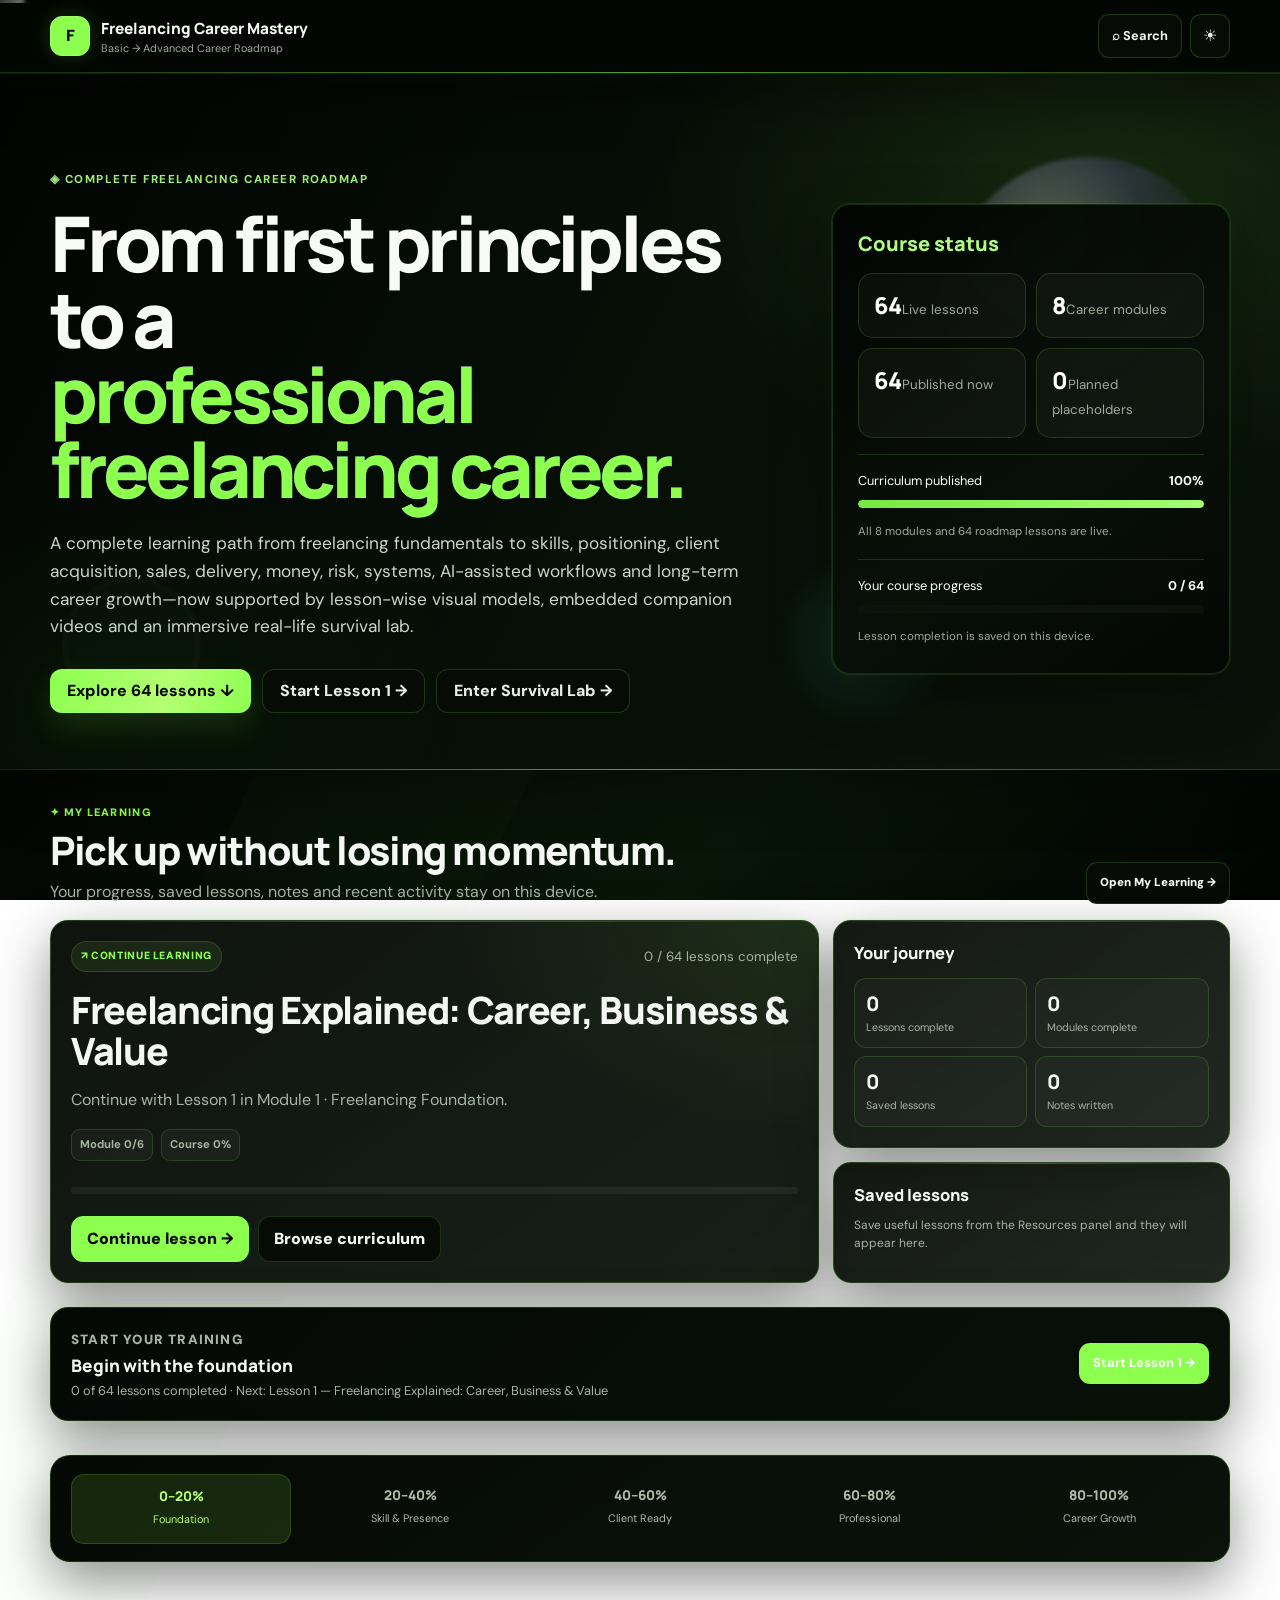
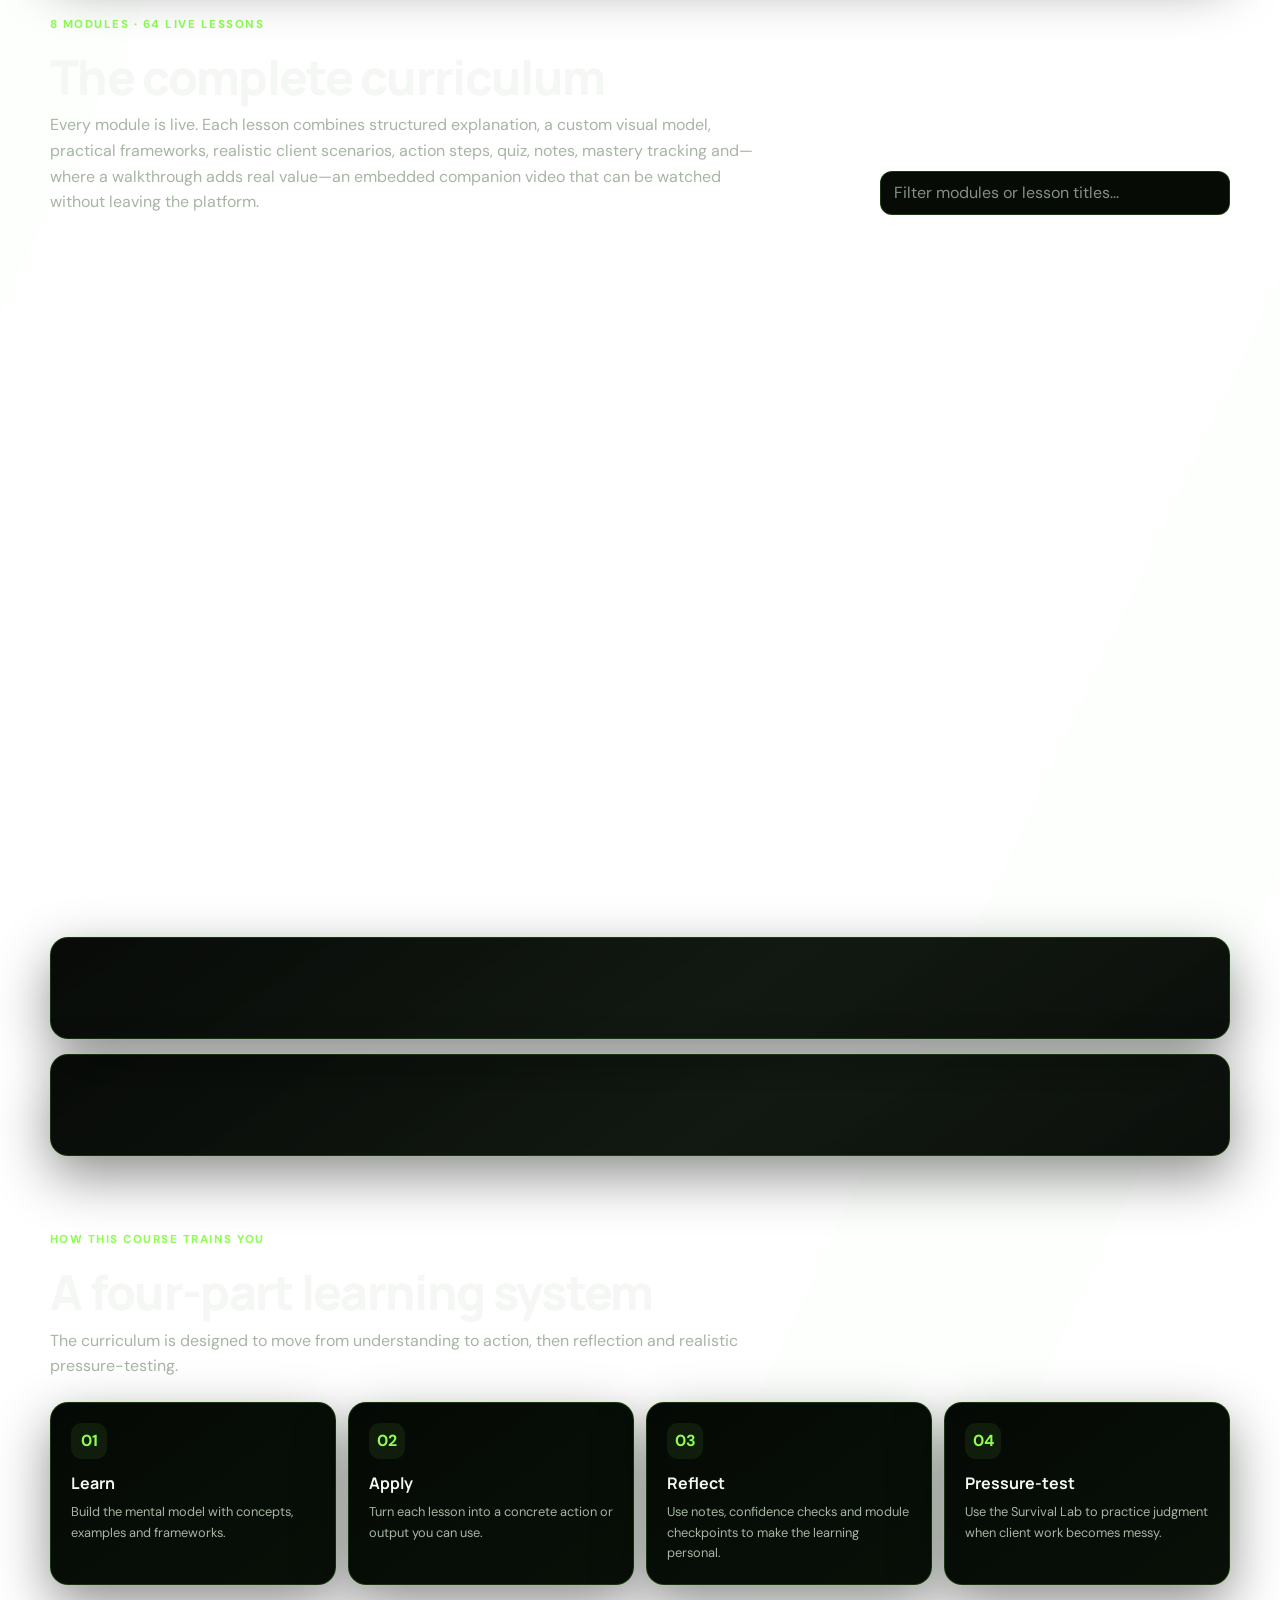
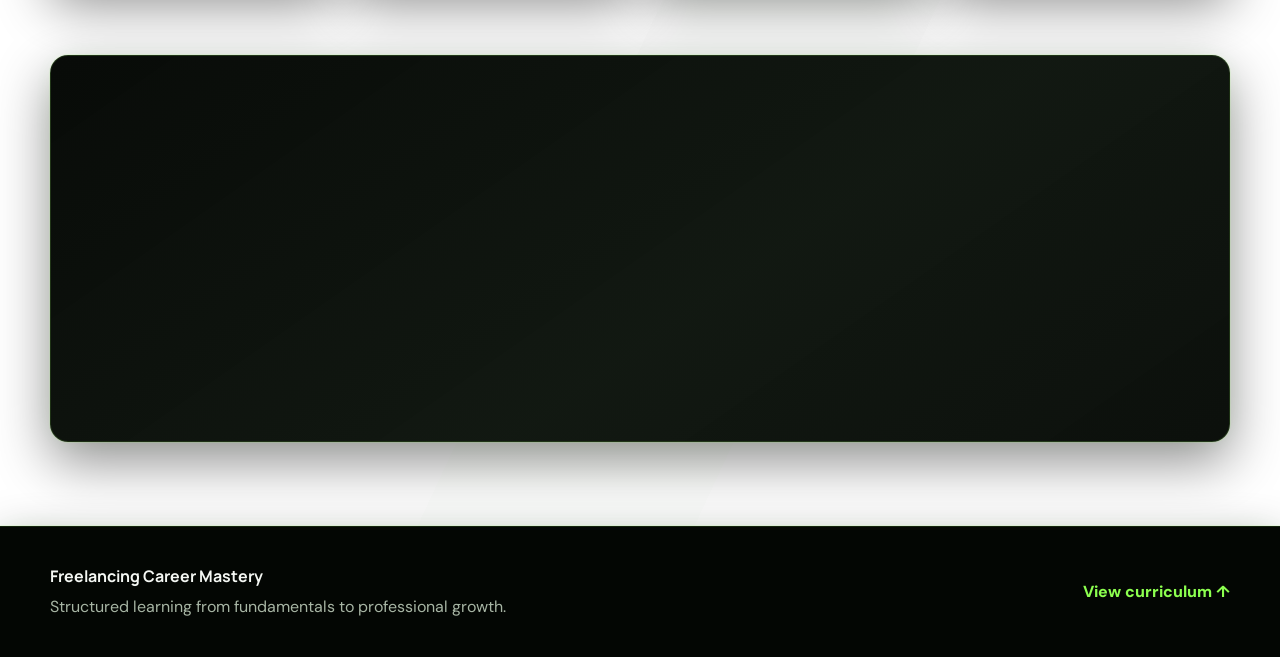
<file: index.html>
<!DOCTYPE html>
<html lang="en">
<head>
  <meta charset="UTF-8" />
  <meta name="viewport" content="width=device-width, initial-scale=1.0" />
  <meta name="description" content="Freelancing Career Mastery — a complete 64-lesson Basic-to-Advanced roadmap covering foundations, skills, client acquisition, sales, delivery, business operations, advanced growth, lesson-wise visual models, embedded companion videos, and real-life freelancer survival." />
  <meta name="theme-color" content="#071007" />
  <meta property="og:title" content="Freelancing Career Mastery" />
  <meta property="og:description" content="A complete 64-lesson freelancing career roadmap with interactive training, custom educational diagrams, embedded companion videos, quizzes and real-life survival scenarios." />
  <meta property="og:type" content="website" />
  <meta property="og:url" content="https://sonjibonbarua.github.io/Freelancing-Career-Mastery/" />
  <link rel="canonical" href="https://sonjibonbarua.github.io/Freelancing-Career-Mastery/" />
  <title>Freelancing Career Mastery — Basic to Advanced Roadmap</title>
  <link rel="stylesheet" href="dashboard.css" />
  <link rel="stylesheet" href="palette-theme.css?v=20260903-softneon1" data-palette-theme-css />
  <link rel="stylesheet" href="palette-continuous.css?v=20260903-softneon1" data-palette-continuous-css />
  <link rel="stylesheet" href="responsive-system.css?v=20260901-responsive1" />
  <link rel="stylesheet" href="platform-enhancements.css?v=20260903-platform1" />
  <link rel="stylesheet" href="my-learning.css?v=20260903-learningcenter1" />
  <link rel="stylesheet" href="quality-layer.css?v=20260903-quality1" />
</head>
<body>
  <header class="topbar">
    <div class="wrap topbar-inner">
      <a href="index.html" class="brand" aria-label="Freelancing Career Mastery home"><span class="brand-mark">F</span><span class="brand-copy"><strong>Freelancing Career Mastery</strong><small>Basic → Advanced Career Roadmap</small></span></a>
      <div class="top-actions"><button class="search-btn" id="searchBtn" type="button" aria-label="Search course">⌕ <span>Search</span></button><button class="icon-btn" id="themeToggle" type="button" aria-label="Toggle theme">☾</button></div>
    </div>
  </header>

  <div class="search-panel" id="searchPanel" role="dialog" aria-label="Course search"><input id="globalSearch" type="search" placeholder="Search the 64-lesson roadmap..." autocomplete="off" /><div class="search-results" id="searchResults"><div class="empty">Search lesson titles, modules, or topics.</div></div></div>

  <main>
    <section class="hero">
      <div class="wrap hero-grid">
        <div><span class="eyebrow">◈ COMPLETE FREELANCING CAREER ROADMAP</span><h1>From first principles to a<br><span>professional freelancing career.</span></h1><p class="hero-copy">A complete learning path from freelancing fundamentals to skills, positioning, client acquisition, sales, delivery, money, risk, systems, AI-assisted workflows and long-term career growth—now supported by lesson-wise visual models, embedded companion videos and an immersive real-life survival lab.</p><div class="hero-actions"><a class="primary" href="#curriculum">Explore 64 lessons ↓</a><a class="secondary" href="lesson-01.html">Start Lesson 1 →</a><a class="secondary" href="survival.html">Enter Survival Lab →</a></div></div>
        <aside class="hero-card" aria-label="Course status"><h2>Course status</h2><div class="stat-grid"><div class="stat"><strong id="roadmapTotal">64</strong><small>Live lessons</small></div><div class="stat"><strong>8</strong><small>Career modules</small></div><div class="stat"><strong id="publishedTotal">64</strong><small>Published now</small></div><div class="stat"><strong id="plannedTotal">0</strong><small>Planned placeholders</small></div></div><div class="progress-box"><div class="progress-head"><span>Curriculum published</span><strong id="buildPercent">100%</strong></div><div class="meter"><span id="buildMeter" style="width:100%"></span></div><small>All 8 modules and 64 roadmap lessons are live.</small></div><div class="progress-box"><div class="progress-head"><span>Your course progress</span><strong id="availableProgress">0 / 64</strong></div><div class="meter"><span id="availableMeter"></span></div><small>Lesson completion is saved on this device.</small></div></aside>
      </div>
    </section>

    <section class="wrap roadmap-strip" aria-label="Career milestones"><div class="milestone current"><b>0–20%</b><span>Foundation</span></div><div class="milestone"><b>20–40%</b><span>Skill & Presence</span></div><div class="milestone"><b>40–60%</b><span>Client Ready</span></div><div class="milestone"><b>60–80%</b><span>Professional</span></div><div class="milestone"><b>80–100%</b><span>Career Growth</span></div></section>

    <section class="wrap" id="curriculum"><div class="section-head"><div><span class="eyebrow">8 MODULES · 64 LIVE LESSONS</span><h2>The complete curriculum</h2><p>Every module is live. Each lesson combines structured explanation, a custom visual model, practical frameworks, realistic client scenarios, action steps, quiz, notes, mastery tracking and—where a walkthrough adds real value—an embedded companion video that can be watched without leaving the platform.</p></div><input class="filter" id="lessonFilter" type="search" placeholder="Filter modules or lesson titles..." aria-label="Filter curriculum" /></div><div class="modules" id="modules"></div></section>

    <section class="wrap survival">
      <span class="eyebrow">REAL-LIFE FREELANCER SURVIVAL LAB</span>
      <div class="section-head" style="margin-bottom:0"><div><h2>The part where freelancing stops looking clean.</h2><p>Step into realistic messages, pressure, uncertainty and consequences: ghosting, late payment, scope creep, endless revisions, scams, cancellation, bad feedback, confidentiality, burnout and more. Choose what you would do, then see the professional reasoning.</p></div><a class="primary" href="survival.html" style="white-space:nowrap">Enter Survival Lab →</a></div>
      <div class="survival-grid" id="survivalTopics"></div>
    </section>
  </main>

  <footer><div class="wrap footer-inner"><div><strong>Freelancing Career Mastery</strong><p>Structured learning from fundamentals to professional growth.</p></div><a href="#curriculum">View curriculum ↑</a></div></footer>

  <script src="course-data.js"></script>
  <script src="course-live.js"></script>
  <script src="dashboard.js?v=20260903-softneon1"></script>
  <script src="responsive-system.js?v=20260901-responsive1"></script>
  <script src="platform-enhancements.js?v=20260903-platform1"></script>
  <script src="my-learning.js?v=20260903-learningcenter1"></script>
  <script src="quality-layer.js?v=20260903-quality1"></script>
</body>
</html>
</file>
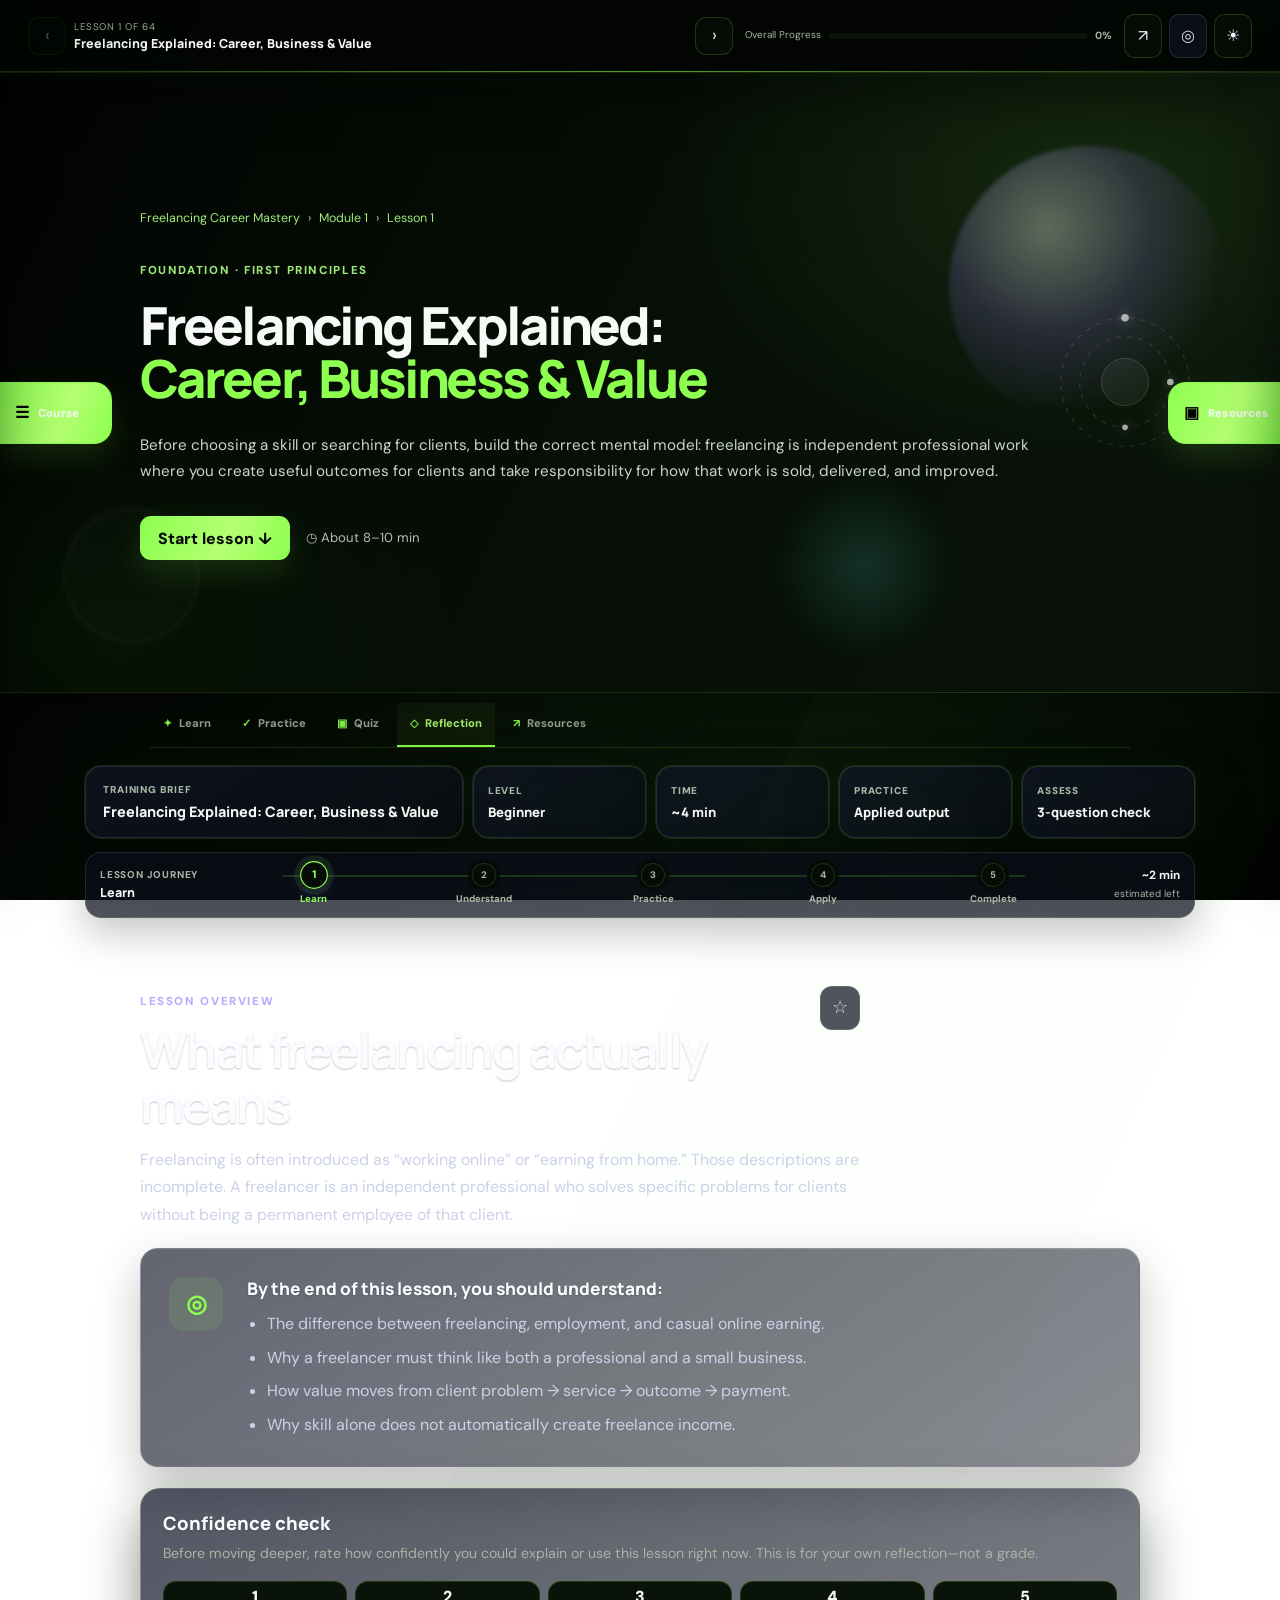
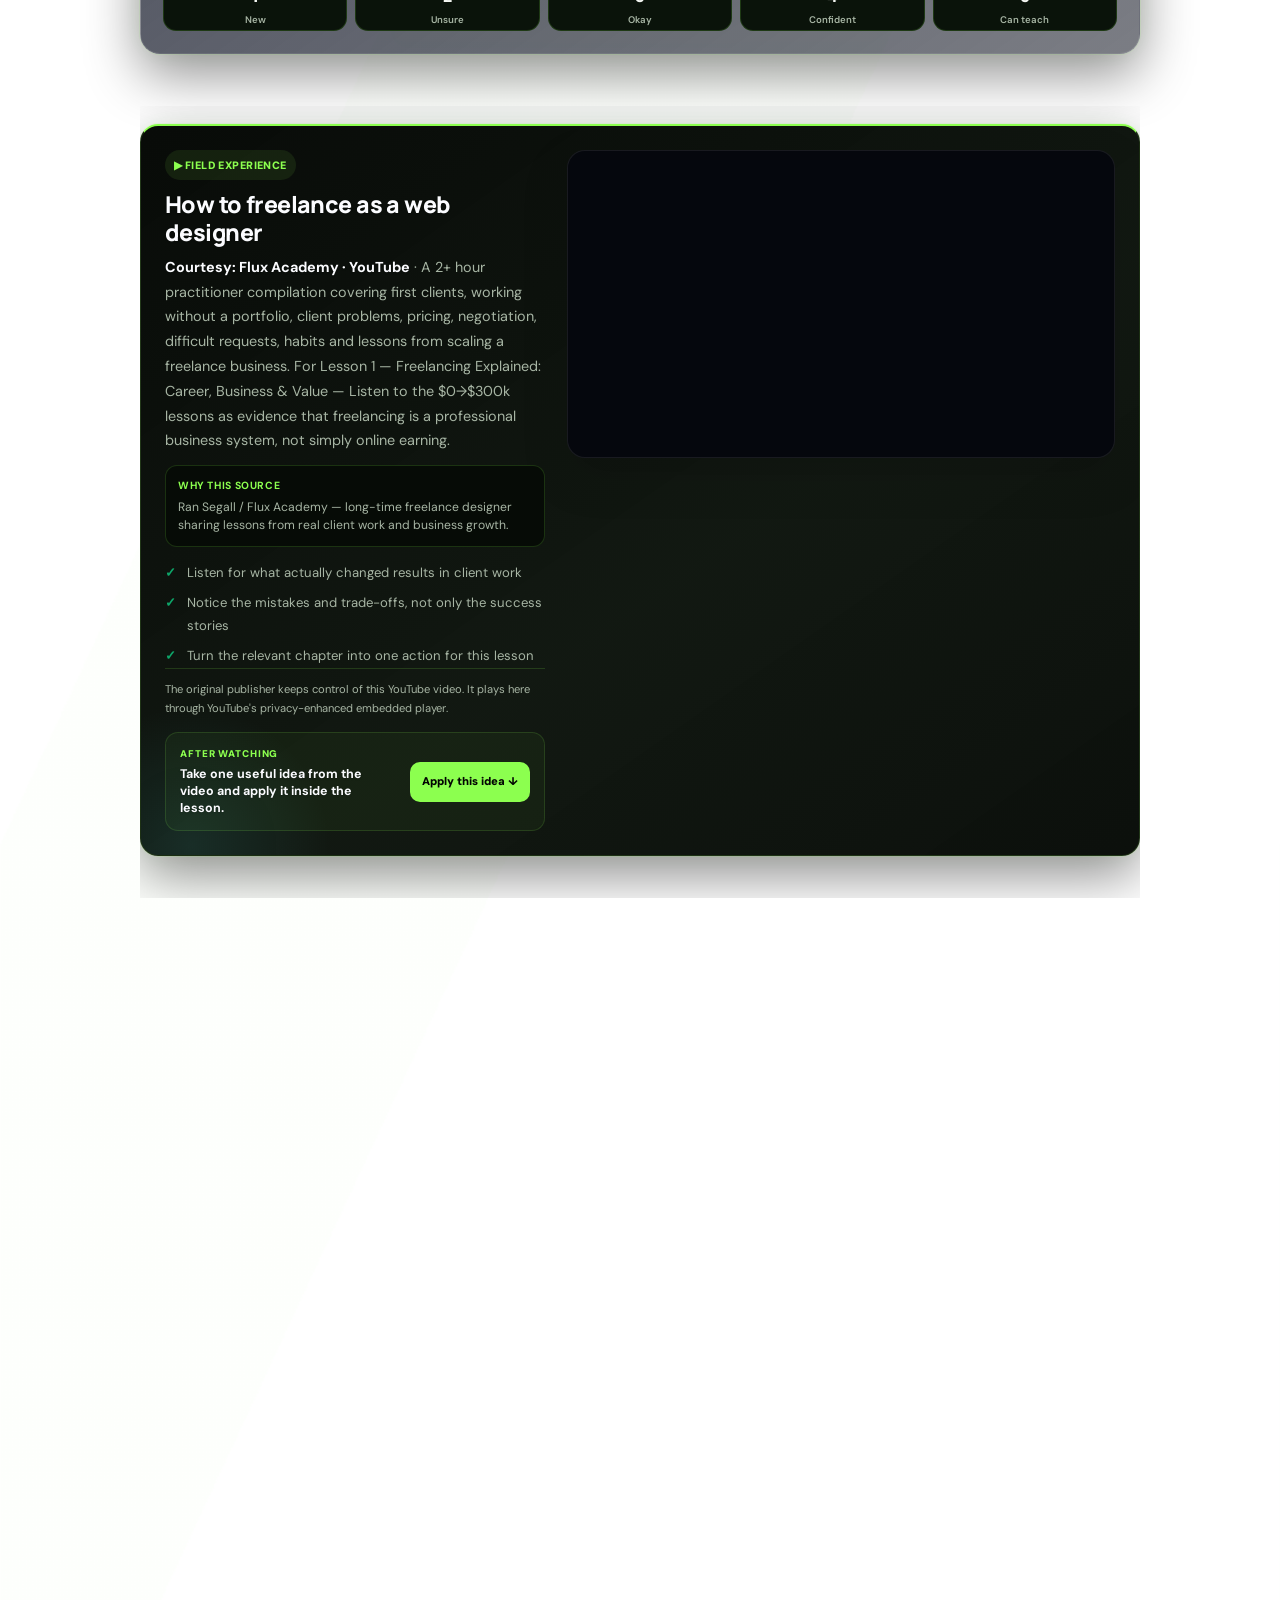
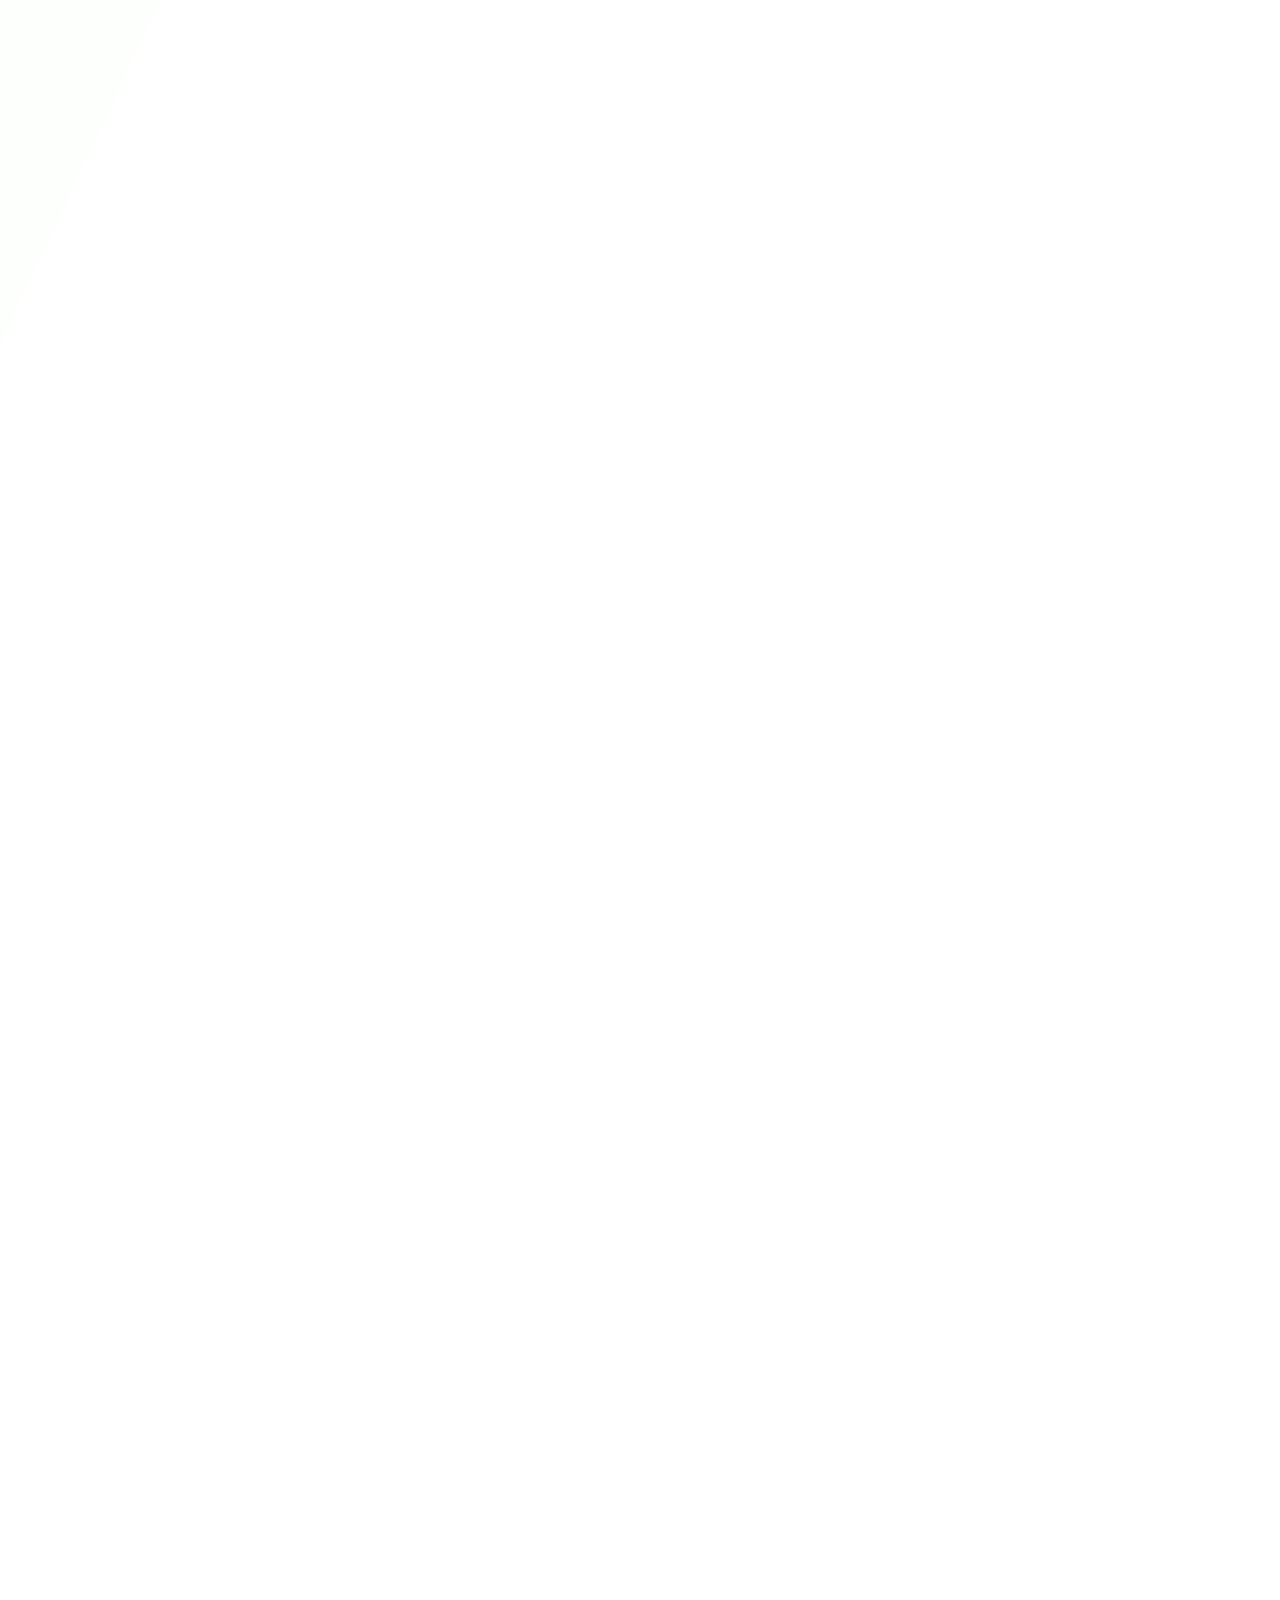
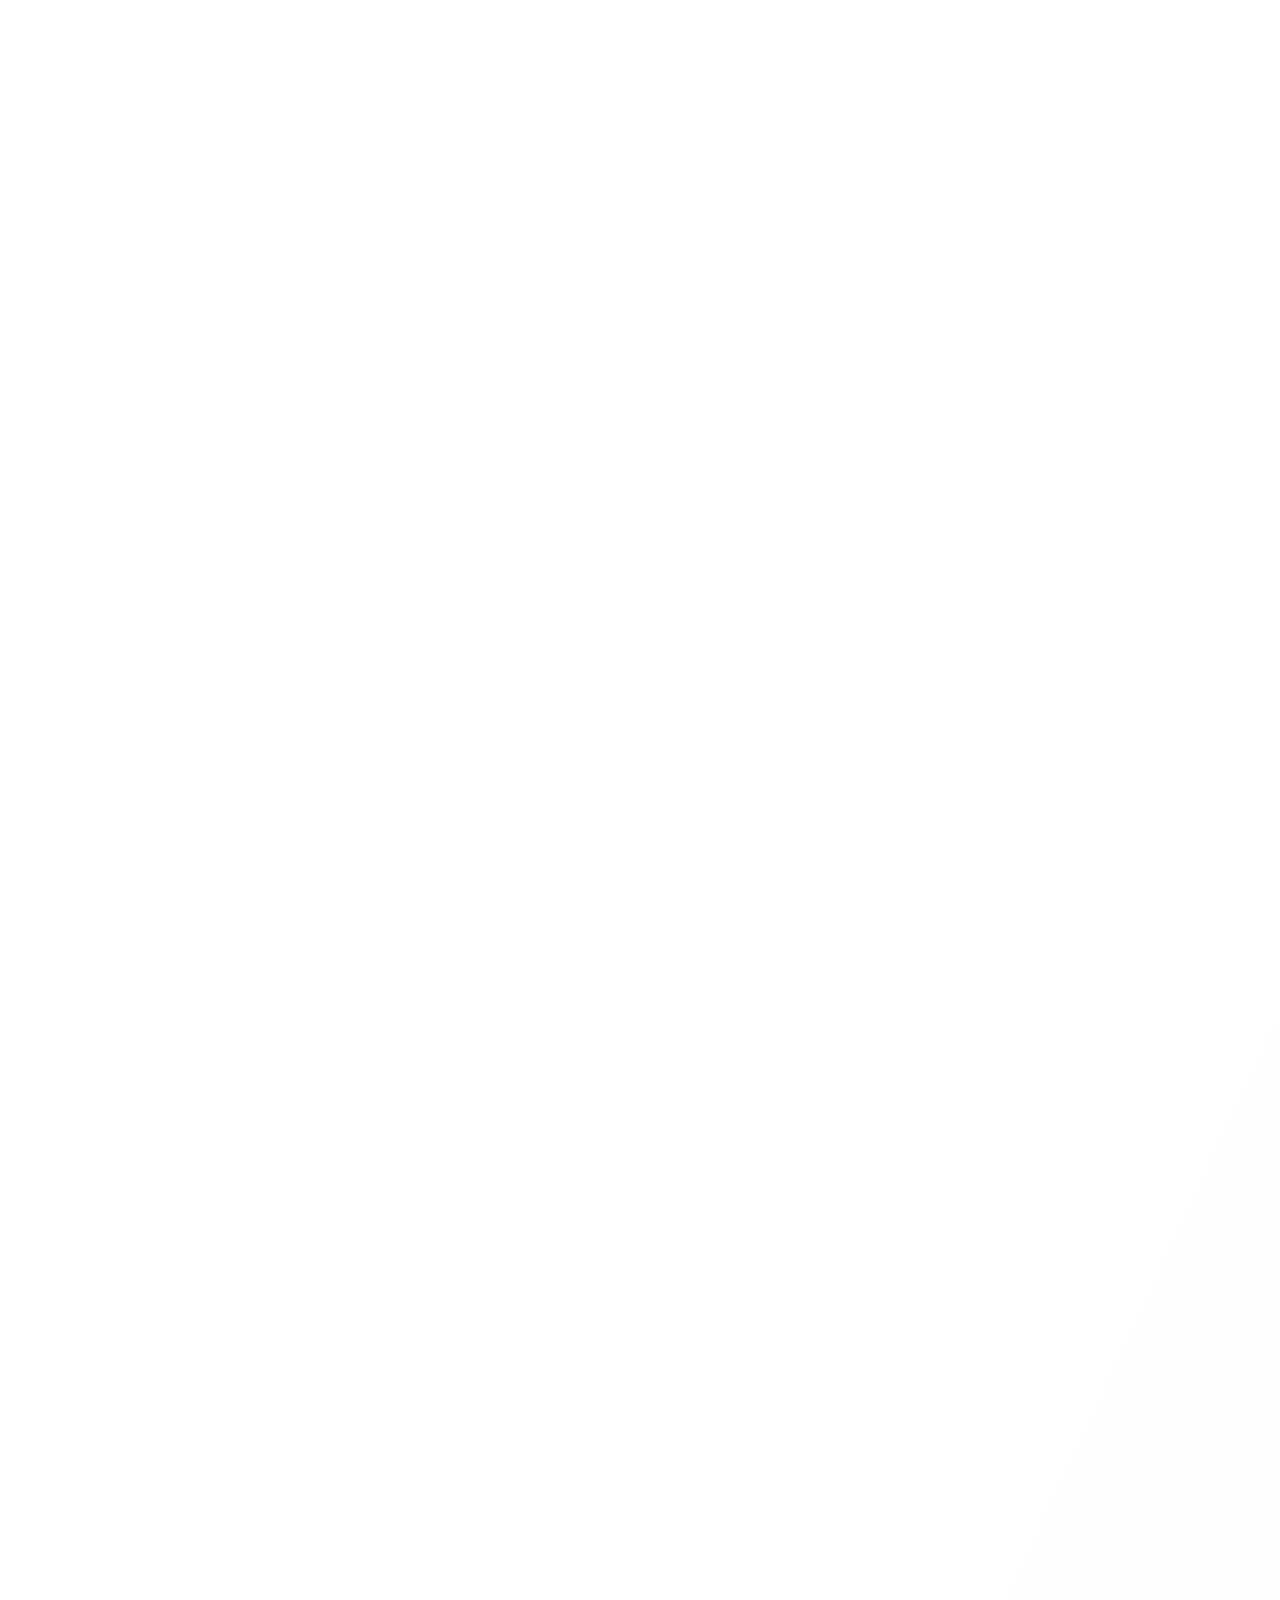
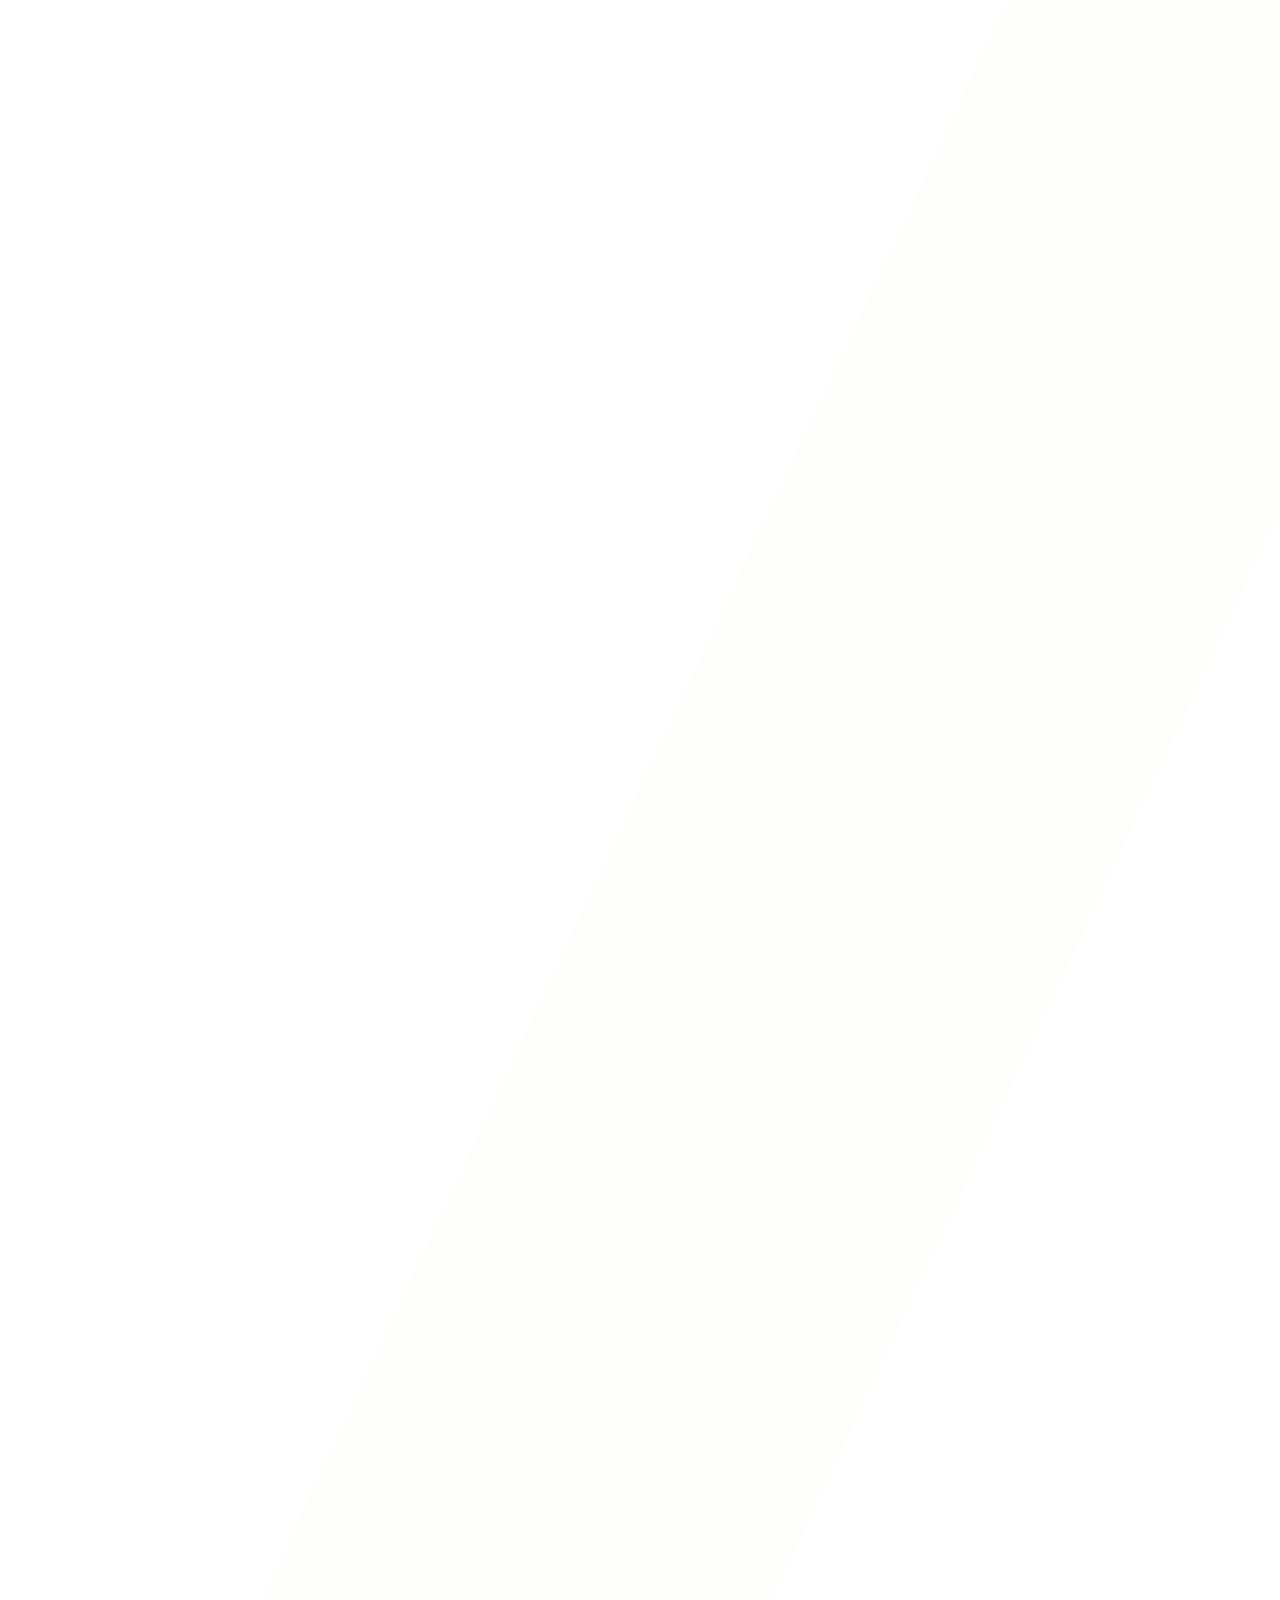
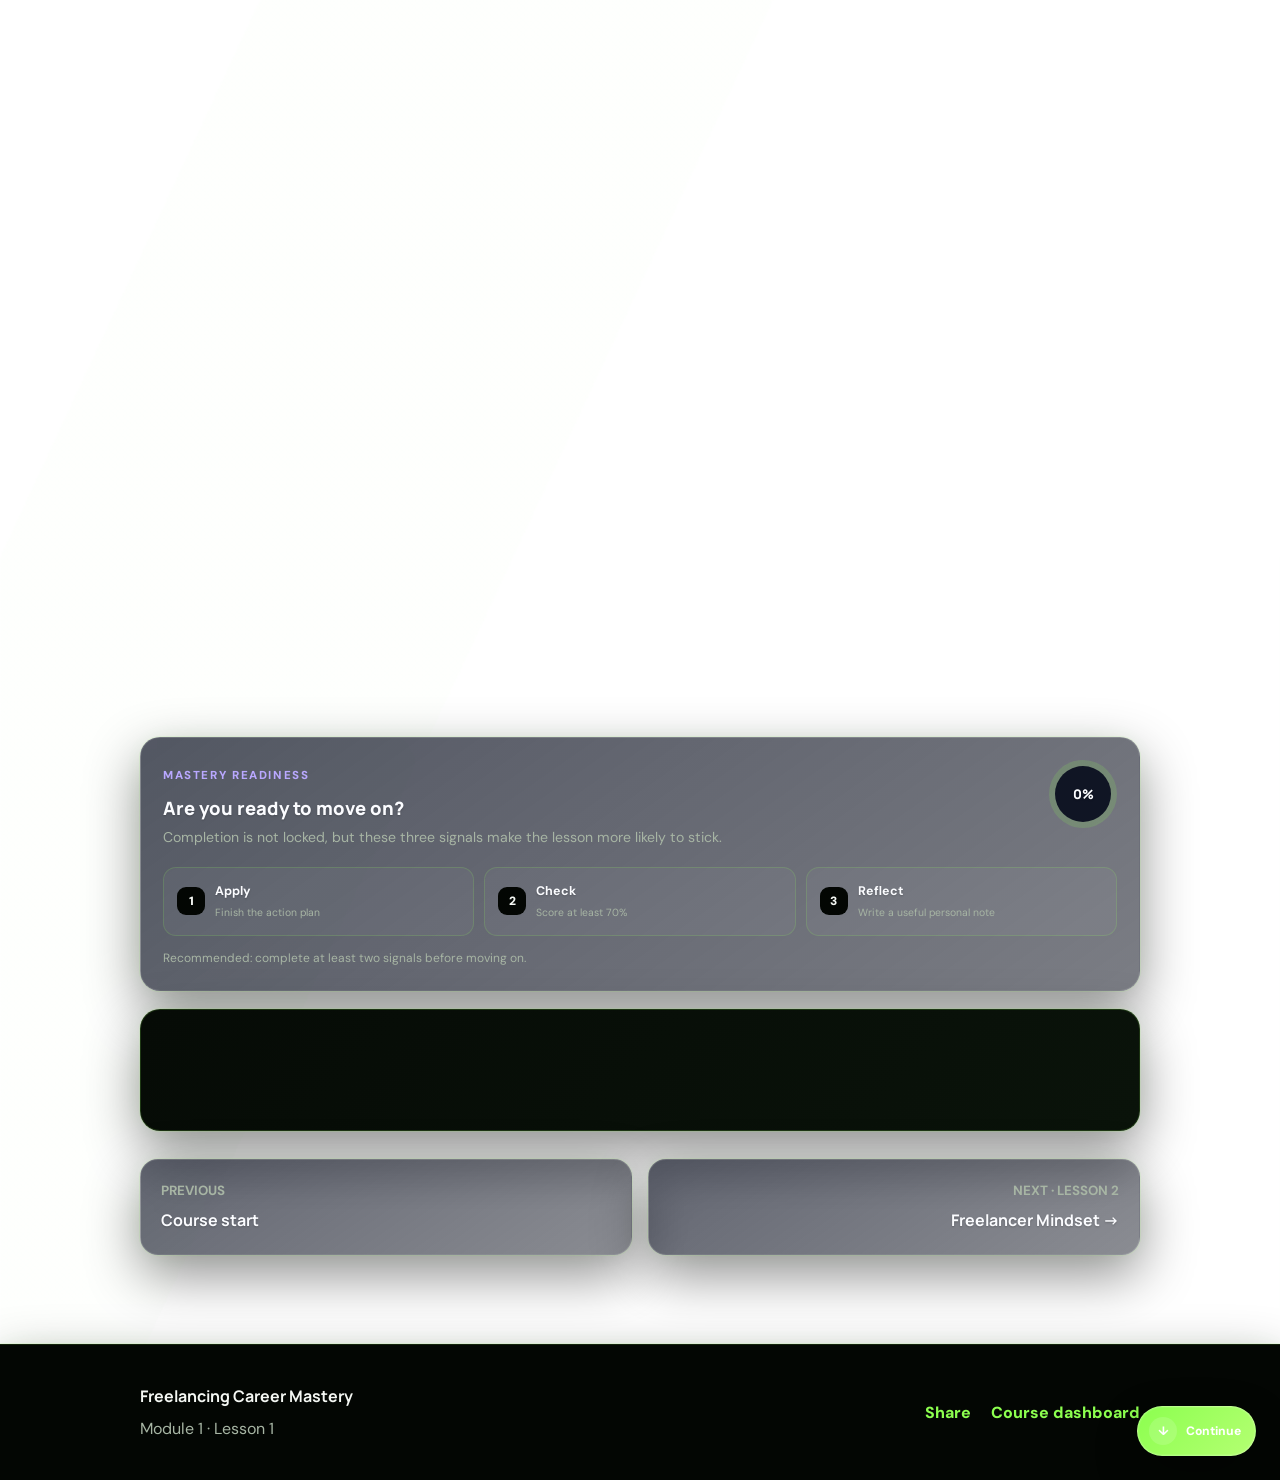
<file: lesson-01.html>
<!DOCTYPE html>
<html lang="en">
<head>
  <meta charset="UTF-8" />
  <meta name="viewport" content="width=device-width, initial-scale=1.0" />
  <meta name="description" content="Module 1 Lesson 1 of Freelancing Career Mastery: understand freelancing as a career, a small business, and an exchange of value." />
  <meta name="theme-color" content="#6b50e8" />
  <title>Lesson 1 — Freelancing Explained: Career, Business & Value</title>
  <link rel="preconnect" href="https://fonts.googleapis.com"><link rel="preconnect" href="https://fonts.gstatic.com" crossorigin>
  <link href="https://fonts.googleapis.com/css2?family=DM+Sans:wght@400;500;600;700&family=Manrope:wght@600;700;800&display=swap" rel="stylesheet">
  <link rel="stylesheet" href="style.css" /><link rel="stylesheet" href="module1.css" />
</head>
<body class="lesson-page" data-lesson="lesson-01" data-url="https://sonjibonbarua.github.io/Sure-Earning-Class-Lesson/lesson-01.html">
  <a class="skip-link" href="#lesson-content">Skip to lesson</a><div class="progress" id="progress"></div><div class="mobile-overlay" id="mobileOverlay"></div>
  <aside class="sidebar" id="sidebar" aria-label="Course navigation">
    <div class="sidebar-head"><a class="side-brand" href="index.html"><span class="logo-mark">F</span><span><strong>Career Mastery</strong><small>Module 1 · Foundation</small></span></a><button class="icon-btn close-menu" id="closeMenu" aria-label="Close menu">×</button></div>
    <nav class="side-nav"><p class="nav-label">MODULE 1 · LESSONS</p>
      <a class="course-link active" href="lesson-01.html"><span>01</span><div><strong>Freelancing Explained</strong><small>Career, Business & Value</small></div></a>
      <a class="course-link" href="lesson-02.html"><span>02</span><div><strong>Freelancer Mindset</strong><small>Problem Solver</small></div></a>
      <a class="course-link" href="lesson-03.html"><span>03</span><div><strong>Skills & Services</strong><small>Client Value</small></div></a>
      <a class="course-link" href="lesson-04.html"><span>04</span><div><strong>Client Problems</strong><small>Known vs Unknown</small></div></a>
      <a class="course-link" href="lesson-05.html"><span>05</span><div><strong>Problems Worth Solving</strong><small>Demand & Impact</small></div></a>
      <a class="course-link" href="lesson-06.html"><span>06</span><div><strong>Personal Roadmap</strong><small>Build Your Path</small></div></a>
    </nav><div class="sidebar-footer"><span class="status-dot"></span><span>Module 1 · Lesson 1</span></div>
  </aside>
  <div class="site-shell">
    <header class="topbar"><button class="icon-btn menu-btn" id="menuBtn" aria-label="Open course menu">☰</button><div class="topbar-title"><span>Lesson 1</span><strong id="activeSectionLabel">Freelancing Explained</strong></div><div class="top-actions"><button class="icon-btn" id="shareBtn" aria-label="Share lesson">↗</button><button class="icon-btn theme-toggle" id="themeToggle" aria-label="Toggle theme">☾</button></div></header>
    <main id="top">
      <section class="hero"><div class="hero-inner content-width"><div class="breadcrumb"><span>Freelancing Career Mastery</span><b>›</b><span>Module 1</span><b>›</b><span>Lesson 1</span></div><span class="eyebrow">FOUNDATION · FIRST PRINCIPLES</span><h1>Freelancing Explained:<br><span>Career, Business & Value</span></h1><p class="hero-copy">Before choosing a skill or searching for clients, build the correct mental model: freelancing is independent professional work where you create useful outcomes for clients and take responsibility for how that work is sold, delivered, and improved.</p><div class="hero-actions"><a class="primary-btn" href="#lesson-content">Start lesson ↓</a><span class="reading-time">◷ About 8–10 min</span></div></div></section>
      <div class="lesson-layout content-width" id="lesson-content"><article class="lesson-main">
        <section class="section reveal lesson-section" id="overview" data-section-title="Lesson overview"><div class="section-heading"><span class="section-tag">LESSON OVERVIEW</span><h2>What freelancing actually means</h2><p>Freelancing is often introduced as “working online” or “earning from home.” Those descriptions are incomplete. A freelancer is an independent professional who solves specific problems for clients without being a permanent employee of that client.</p></div>
          <div class="learning-goals"><div class="goal-icon">◎</div><div><h3>By the end of this lesson, you should understand:</h3><ul><li>The difference between freelancing, employment, and casual online earning.</li><li>Why a freelancer must think like both a professional and a small business.</li><li>How value moves from client problem → service → outcome → payment.</li><li>Why skill alone does not automatically create freelance income.</li></ul></div></div>
        </section>

        <section class="section reveal lesson-section" id="three-lenses" data-section-title="Three ways to understand freelancing"><div class="section-heading"><span class="section-tag">01 · THREE LENSES</span><h2>Career, business, and value exchange</h2><p>The strongest way to understand freelancing is to look at it through three connected lenses.</p></div>
          <div class="concept-grid">
            <article class="concept-card"><div class="concept-icon">C</div><h3>Freelancing as a career</h3><p>You build professional ability over time. Your skills, judgment, communication, reputation, and network become career assets that can compound for years.</p></article>
            <article class="concept-card accent-green"><div class="concept-icon">B</div><h3>Freelancing as a business</h3><p>You are responsible for finding clients, explaining your offer, pricing work, managing scope, delivering quality, getting paid, and protecting your time.</p></article>
            <article class="concept-card accent-gold"><div class="concept-icon">V</div><h3>Freelancing as value exchange</h3><p>A client pays because your work helps create a useful result: better design, more leads, saved time, clearer communication, fewer errors, stronger systems, or another meaningful outcome.</p></article>
            <article class="concept-card"><div class="concept-icon">R</div><h3>Freelancing as responsibility</h3><p>Freedom comes with ownership. There is no manager automatically bringing projects, checking your workflow, or planning your growth. You must build that structure yourself.</p></article>
          </div>
          <div class="inline-formula"><span>Client problem</span> → your capability → service → useful outcome → trust → payment</div>
        </section>

        <section class="section reveal lesson-section" id="difference" data-section-title="Freelancing vs employment"><div class="section-heading"><span class="section-tag">02 · IMPORTANT DIFFERENCE</span><h2>Freelancing is not simply employment without an office</h2><p>Both employees and freelancers create value, but the relationship, risk, and responsibilities are different.</p></div>
          <div class="framework-steps">
            <div class="framework-step"><span>1</span><div><strong>Employment usually gives you a role.</strong><p>An employer defines responsibilities, provides an organizational structure, and normally pays for your ongoing time and contribution.</p></div></div>
            <div class="framework-step"><span>2</span><div><strong>Freelancing usually begins with a client need.</strong><p>You must understand a problem, position yourself as a suitable solution, agree on scope, and earn the project.</p></div></div>
            <div class="framework-step"><span>3</span><div><strong>Income is less automatic.</strong><p>A freelancer can have strong skills and still have no work if nobody understands the service, trusts the freelancer, or knows the freelancer exists.</p></div></div>
            <div class="framework-step"><span>4</span><div><strong>Your reputation follows each project.</strong><p>Communication, reliability, quality, and professionalism affect whether clients return, recommend you, or trust you with larger work.</p></div></div>
          </div>
        </section>

        <section class="section reveal lesson-section" id="example" data-section-title="Real-life example"><div class="section-heading"><span class="section-tag">03 · REAL-LIFE EXAMPLE</span><h2>A designer is not paid because Photoshop exists</h2><p>The tool or skill matters, but the client is usually buying an outcome connected to a problem.</p></div>
          <article class="example-card"><h3>Scenario: a local restaurant needs a promotional campaign</h3><p>The owner is not thinking, “I want to buy two hours of Photoshop.” The owner may be thinking, “Our weekend offer needs attention and customers are not noticing it.”</p>
            <div class="example-row"><small>CLIENT PROBLEM</small><span>The promotion is not being communicated clearly or attractively.</span></div>
            <div class="example-row"><small>FREELANCER SKILL</small><span>Graphic design, layout, typography, visual hierarchy.</span></div>
            <div class="example-row"><small>SERVICE</small><span>Design a social media campaign set for the weekend offer.</span></div>
            <div class="example-row"><small>VALUE</small><span>Clearer communication, stronger attention, a more professional campaign, and a better chance of customer response.</span></div>
          </article>
        </section>

        <section class="section reveal lesson-section" id="mistakes" data-section-title="Common beginner mistakes"><div class="section-heading"><span class="section-tag">04 · COMMON MISTAKES</span><h2>Four ideas that create weak foundations</h2></div>
          <div class="mistake-grid">
            <article class="mistake-card"><span>×</span><h3>“Freelancing means easy money.”</h3><p>Income comes after useful skills, market understanding, trust, communication, and consistent execution.</p></article>
            <article class="mistake-card"><span>×</span><h3>“If I learn software, clients will appear.”</h3><p>Software ability is only one layer. Clients must also see what problem you solve and why they should trust you.</p></article>
            <article class="mistake-card"><span>×</span><h3>“The client only pays for my time.”</h3><p>Time matters, but clients often care more about the result, reliability, clarity, reduced risk, and business usefulness.</p></article>
            <article class="mistake-card"><span>×</span><h3>“Freedom means no structure.”</h3><p>Sustainable freelancing requires routines for learning, client acquisition, project management, finances, and recovery.</p></article>
          </div>
        </section>

        <section class="section reveal lesson-section" id="action" data-section-title="Action plan"><div class="section-heading"><span class="section-tag">05 · ACTION PLAN</span><h2>Build the right mental model today</h2><p>Complete these small actions before moving on.</p></div>
          <div class="action-list"><label class="action-item"><input type="checkbox" data-check="definition"><span><strong>Write your own one-sentence definition of freelancing.</strong><small>Use the words client, problem, value, and independent work.</small></span></label><label class="action-item"><input type="checkbox" data-check="outcome"><span><strong>Choose one freelance skill and name one result it can create.</strong><small>Do not name only the software or task.</small></span></label><label class="action-item"><input type="checkbox" data-check="responsibility"><span><strong>List three responsibilities a freelancer owns.</strong><small>For example: getting clients, managing scope, delivery, payment, learning.</small></span></label></div><p id="checkCount" class="reading-time" style="margin-top:12px;color:var(--muted)"></p>
        </section>

        <section class="section reveal lesson-section" id="quiz" data-section-title="Knowledge check"><div class="section-heading"><span class="section-tag">06 · KNOWLEDGE CHECK</span><h2>Test the foundation</h2><p>Choose one answer for each question.</p></div>
          <div class="quiz-list">
            <article class="quiz-card" data-correct="b"><fieldset><legend>1. What best describes freelancing?</legend><label class="quiz-option"><input type="radio" name="q1" value="a"> Doing any activity online for money</label><label class="quiz-option"><input type="radio" name="q1" value="b"> Independently providing useful professional solutions to clients</label><label class="quiz-option"><input type="radio" name="q1" value="c"> Working without responsibilities</label></fieldset><div class="quiz-feedback">Freelancing is independent professional work built around client needs and value.</div></article>
            <article class="quiz-card" data-correct="c"><fieldset><legend>2. Why is skill alone not enough?</legend><label class="quiz-option"><input type="radio" name="q2" value="a"> Skills are not useful</label><label class="quiz-option"><input type="radio" name="q2" value="b"> Clients only care about low prices</label><label class="quiz-option"><input type="radio" name="q2" value="c"> The skill must be connected to a service, a problem, and client trust</label></fieldset><div class="quiz-feedback">A marketable freelance service connects capability to a client problem and outcome.</div></article>
            <article class="quiz-card" data-correct="a"><fieldset><legend>3. Which is a major freelancer responsibility?</legend><label class="quiz-option"><input type="radio" name="q3" value="a"> Finding and managing client work</label><label class="quiz-option"><input type="radio" name="q3" value="b"> Waiting for a manager to assign every project</label><label class="quiz-option"><input type="radio" name="q3" value="c"> Avoiding communication</label></fieldset><div class="quiz-feedback">Independent work means owning client acquisition, communication, delivery, and more.</div></article>
          </div><div class="quiz-submit-row"><button class="quiz-submit" id="quizSubmit">Check answers</button><span class="quiz-result" id="quizResult"></span></div>
        </section>

        <section class="section reveal lesson-section" id="notes" data-section-title="My notes"><div class="lesson-note"><span class="section-tag">MY NOTES</span><h2>Capture your own understanding</h2><textarea id="lessonNote" placeholder="Example: Freelancing is not a shortcut to money. It is independent problem-solving for clients... "></textarea><small id="noteStatus" style="color:var(--muted)">Saved automatically on this device.</small></div></section>

        <section class="lesson-complete-panel reveal" id="completion"><div><h2 id="completionTitle">Ready to complete this lesson?</h2><p id="completionText">Complete the lesson when you understand the core ideas and finish the practice.</p></div><button class="lesson-complete-btn" id="completeBtn">Mark lesson complete</button></section>
        <nav class="prev-next"><a class="nav-lesson disabled" href="#"><small>PREVIOUS</small><strong>Course start</strong></a><a class="nav-lesson next" href="lesson-02.html"><small>NEXT · LESSON 2</small><strong>Freelancer Mindset →</strong></a></nav>
      </article>
      <aside class="lesson-outline"><div class="outline-card"><p class="nav-label">ON THIS PAGE</p><a href="#overview" class="outline-link active">Overview</a><a href="#three-lenses" class="outline-link">Three lenses</a><a href="#difference" class="outline-link">Freelancing vs employment</a><a href="#example" class="outline-link">Real-life example</a><a href="#mistakes" class="outline-link">Common mistakes</a><a href="#action" class="outline-link">Action plan</a><a href="#quiz" class="outline-link">Knowledge check</a><div class="outline-tools"><button id="printBtn">Print / Save PDF</button><button id="copyLinkBtn">Copy lesson link</button></div></div></aside>
      </div>
    </main>
    <footer><div class="content-width footer-inner"><div><strong>Freelancing Career Mastery</strong><p>Module 1 · Lesson 1</p></div><div class="footer-links"><button id="footerShare">Share</button><a href="index.html">Course dashboard</a></div></div></footer>
  </div><div class="toast" id="toast" role="status" aria-live="polite"></div>
  <script src="lesson-core.js"></script>
</body></html>
</file>
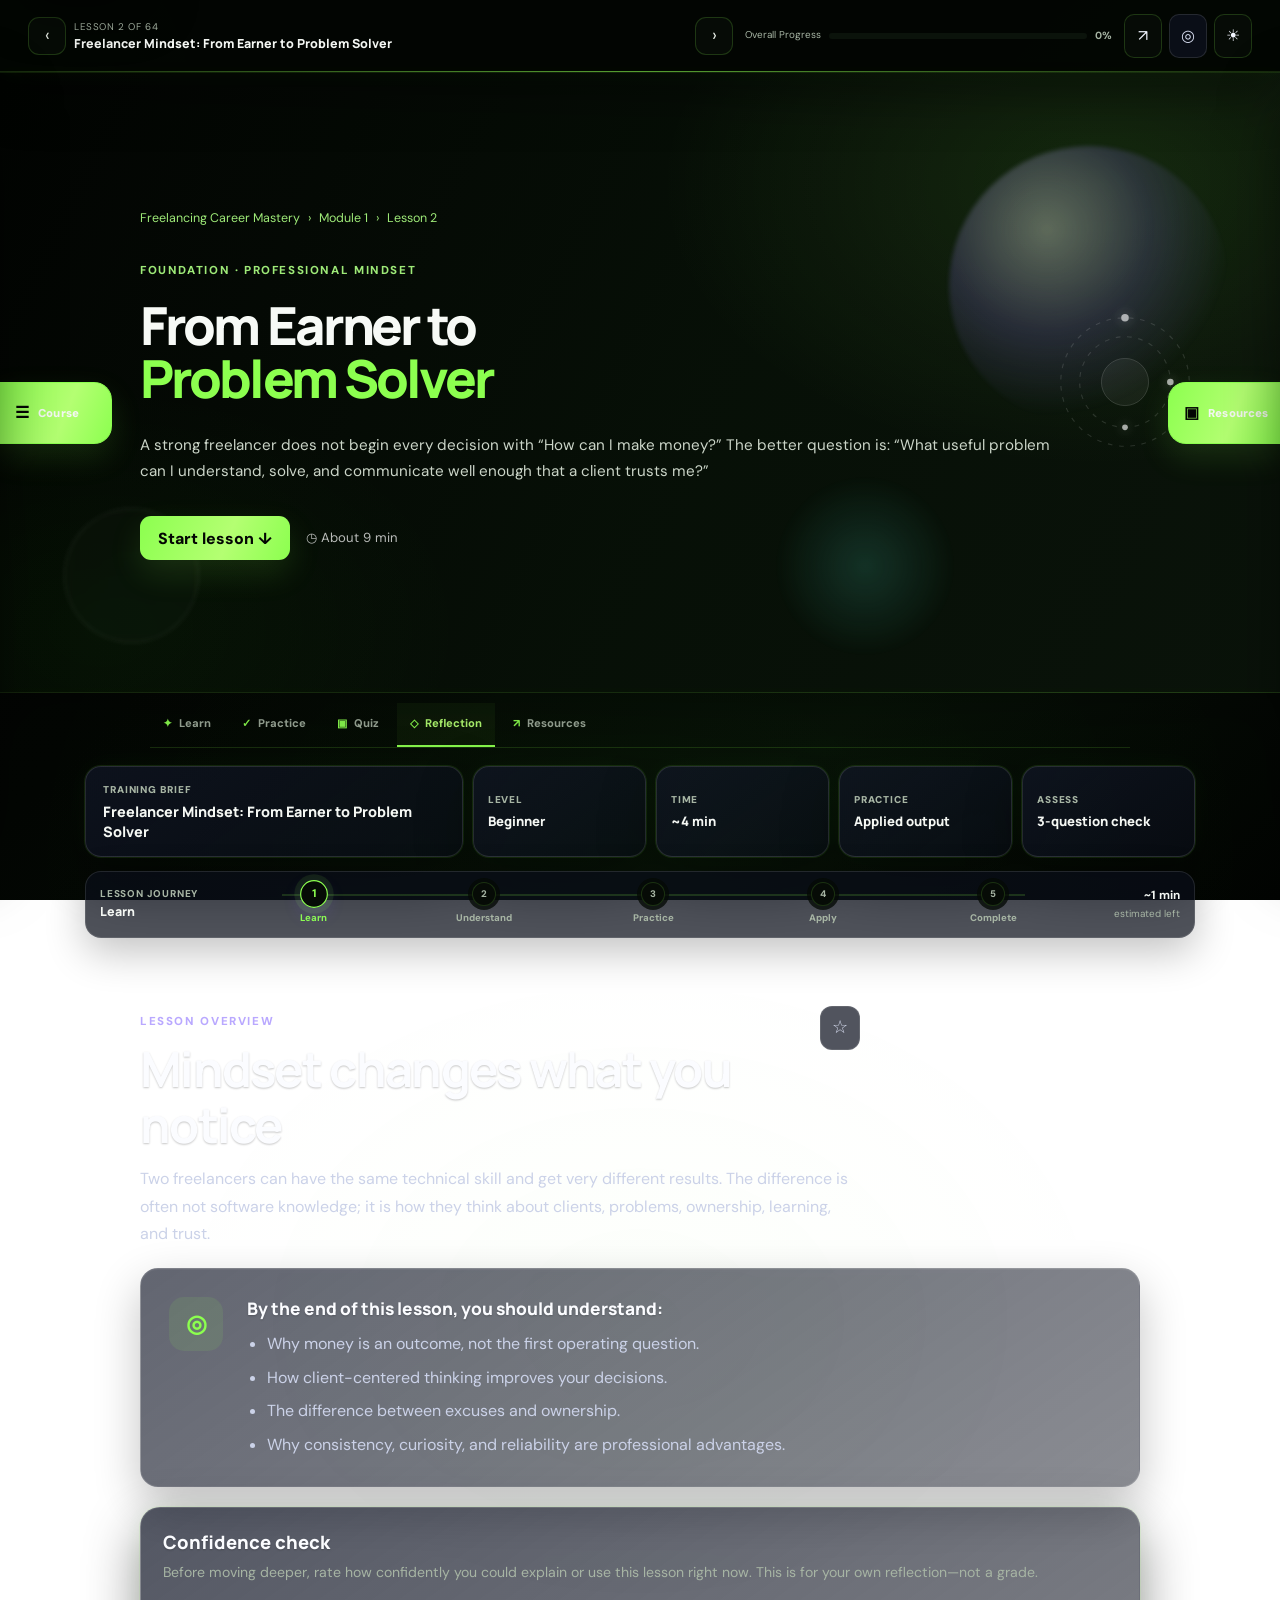
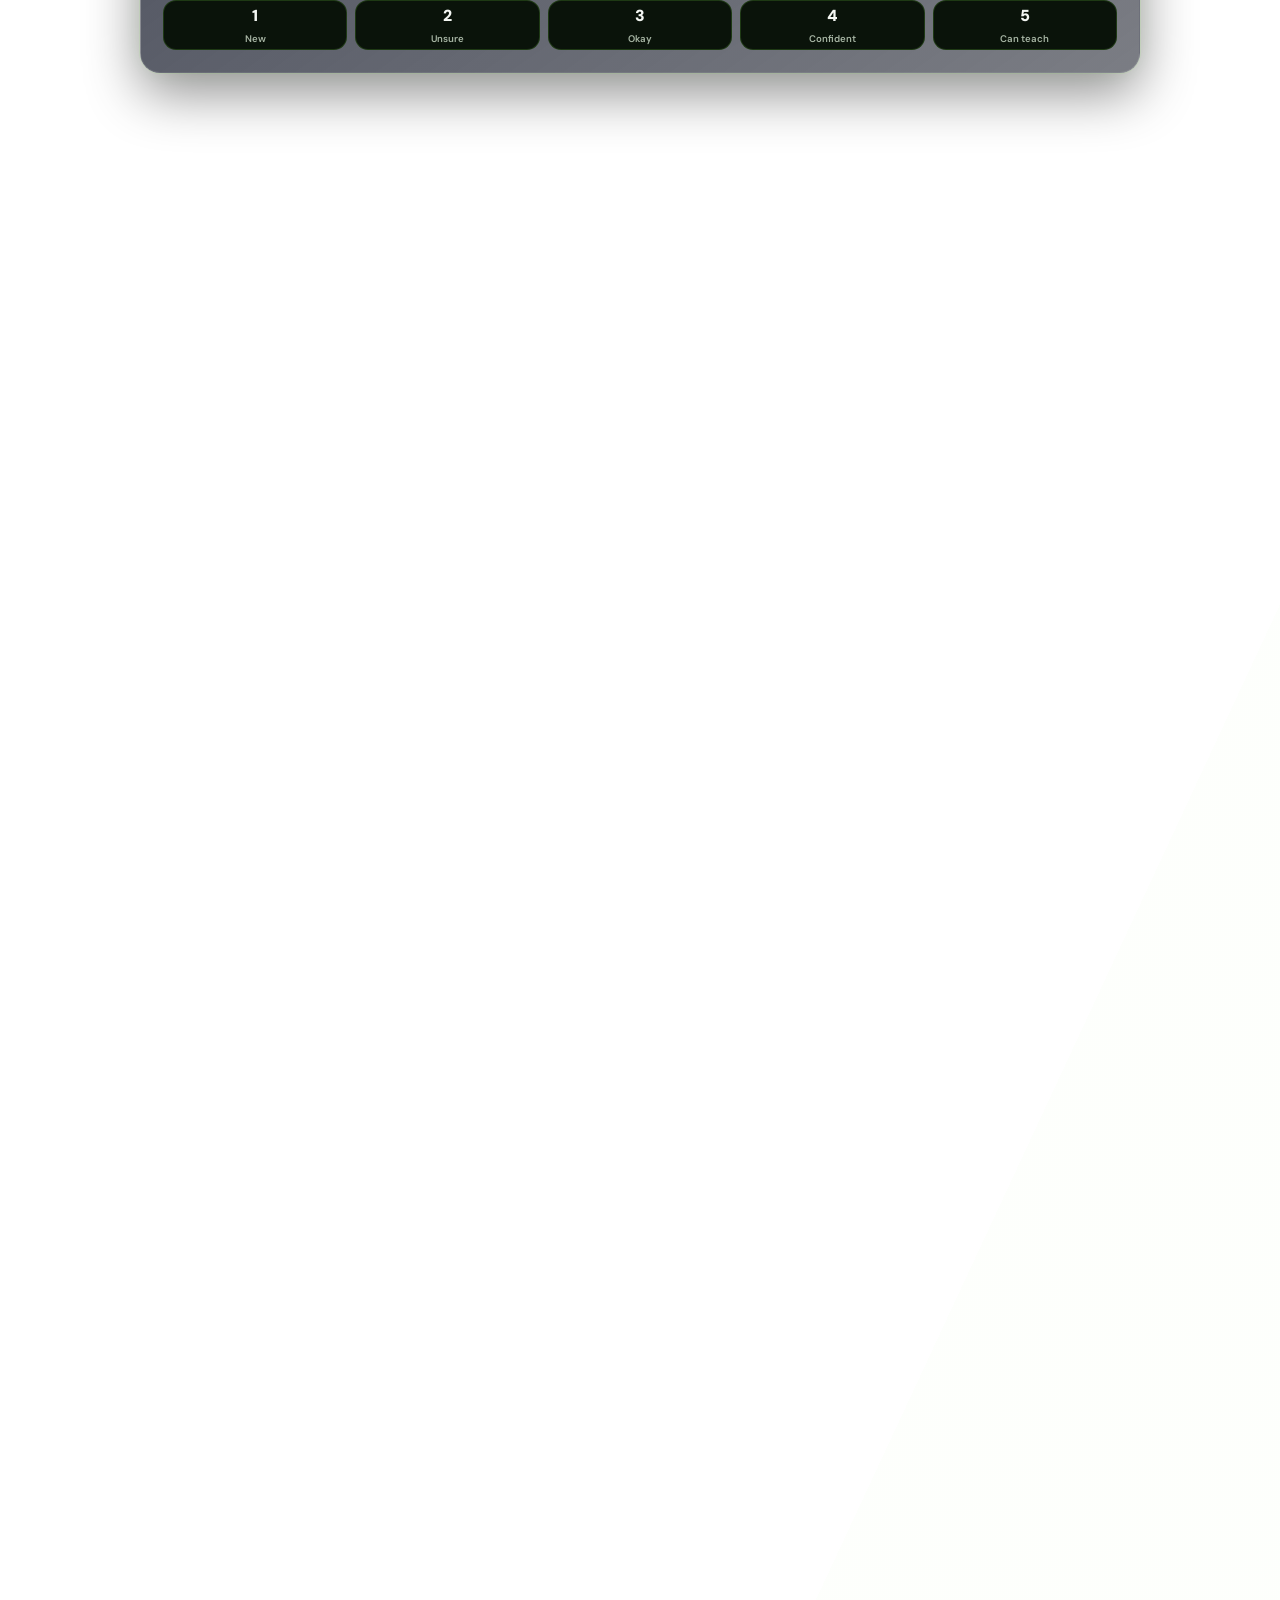
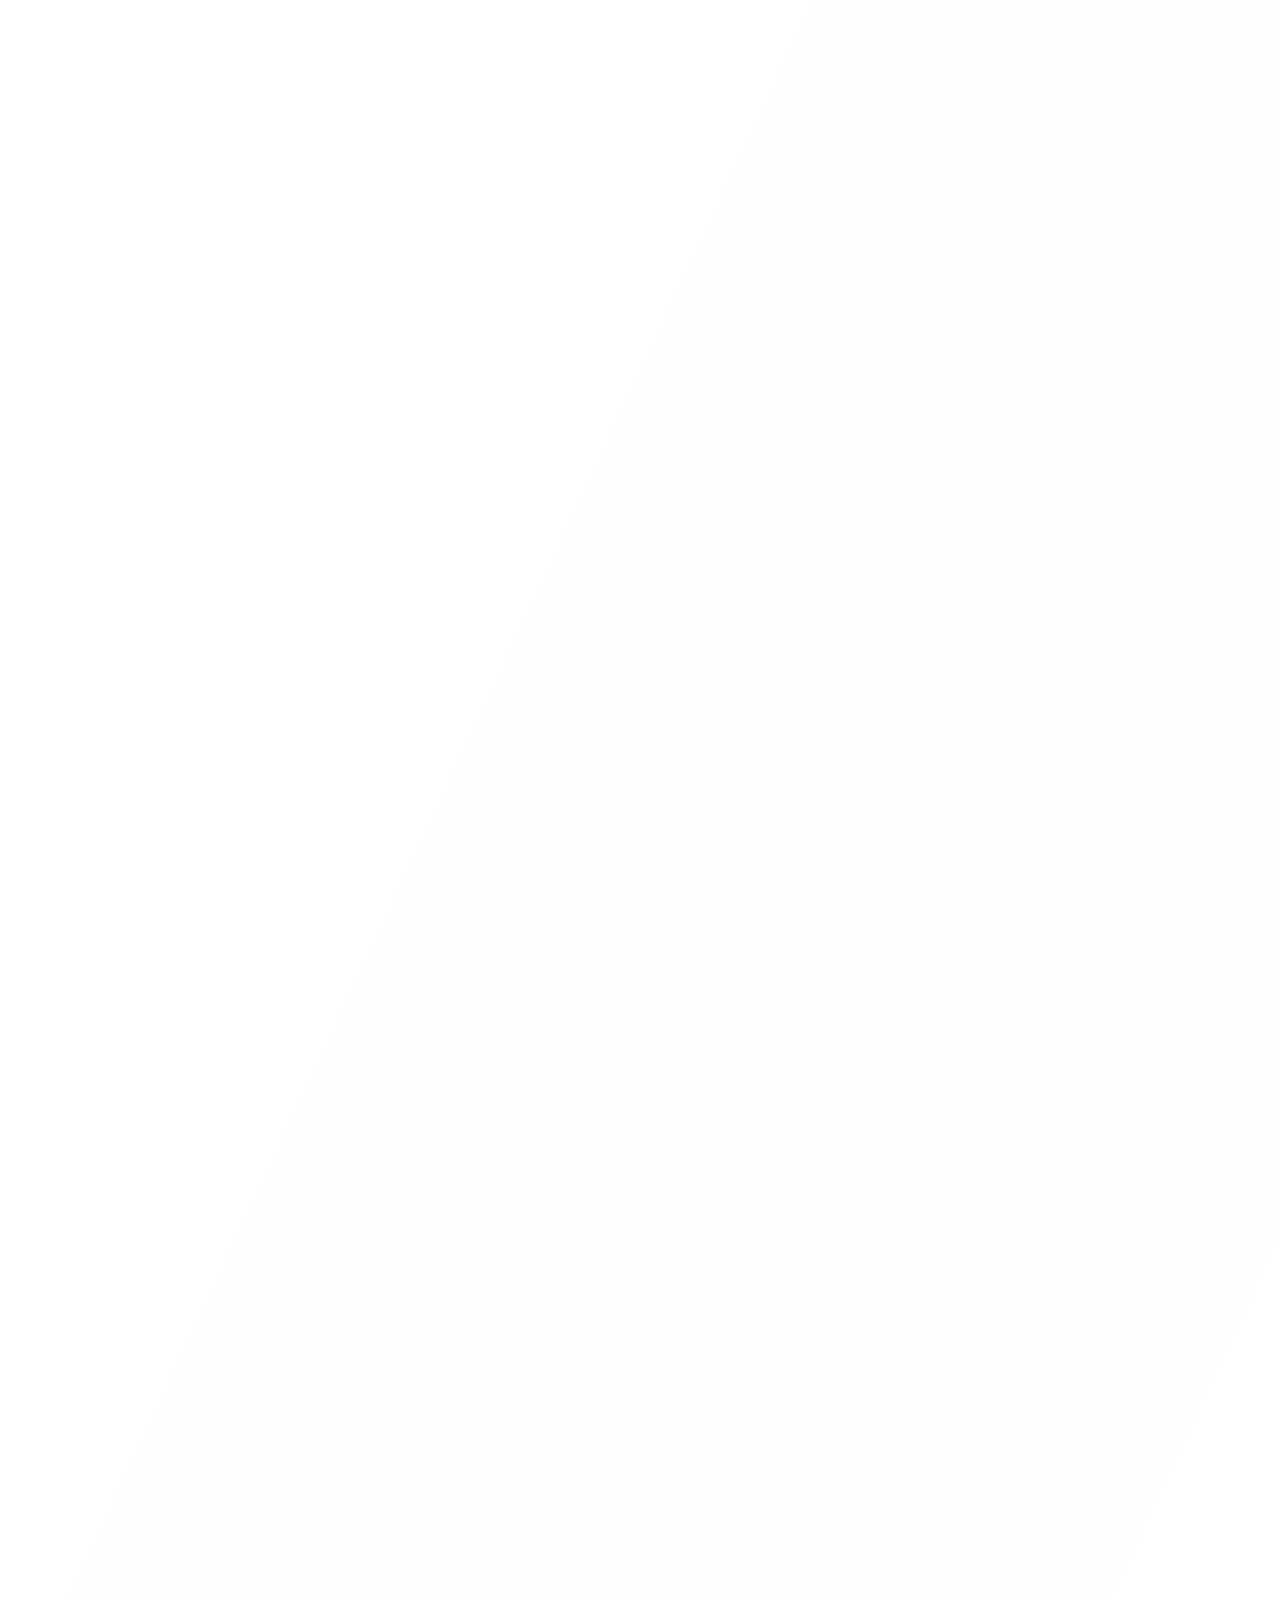
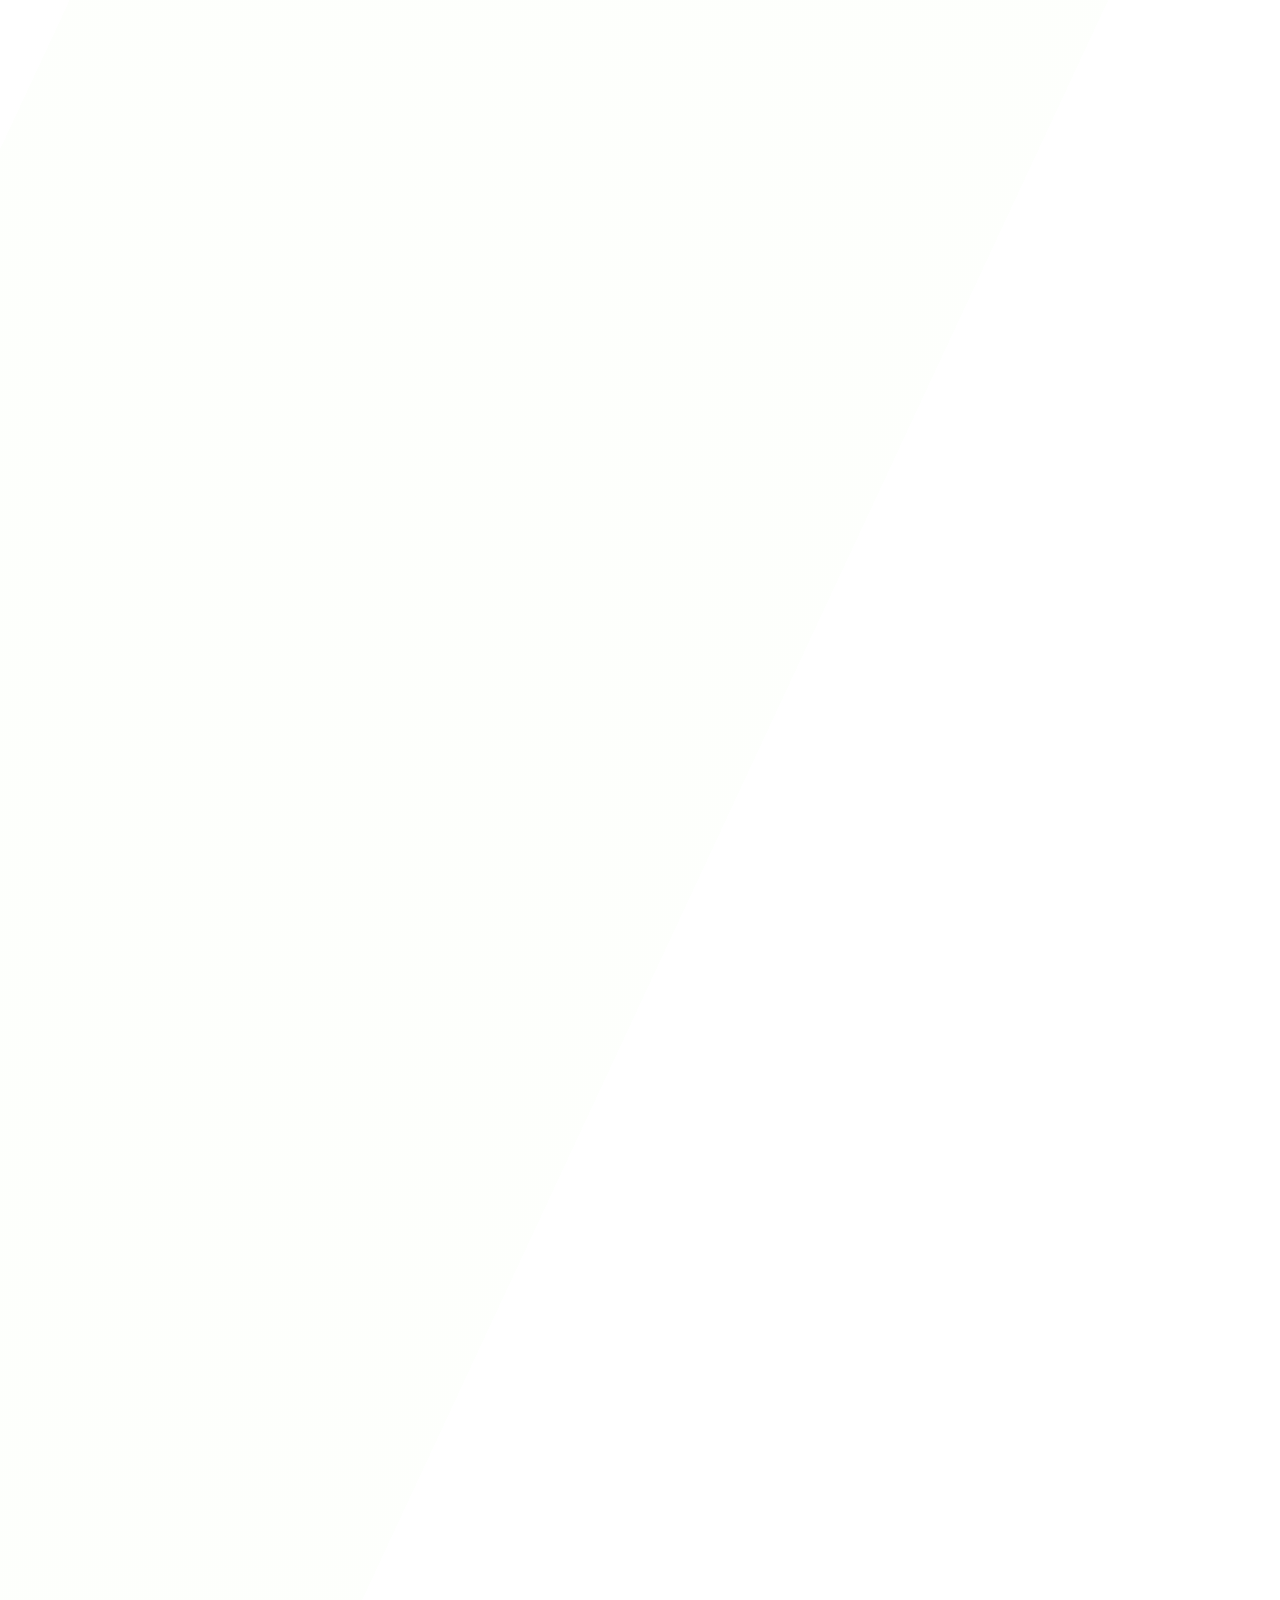
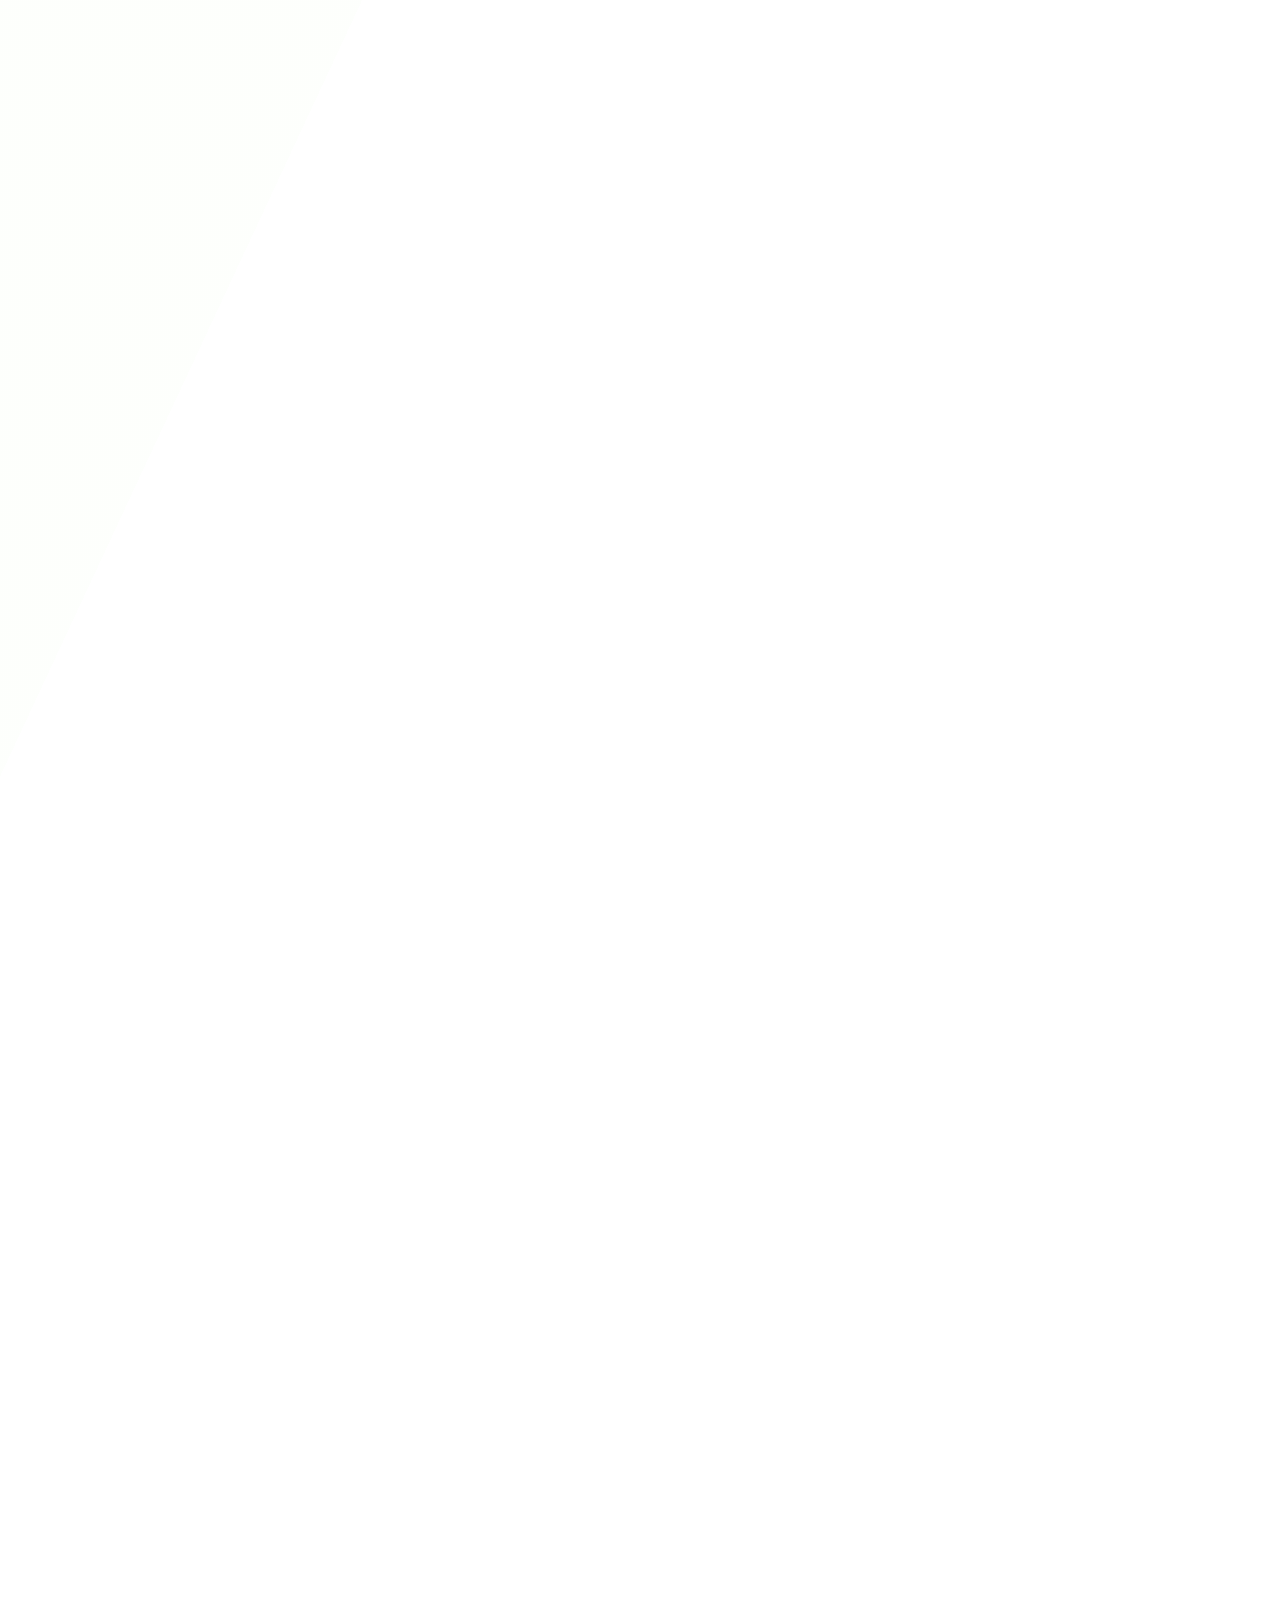
<file: lesson-02.html>
<!DOCTYPE html>
<html lang="en"><head><meta charset="UTF-8"/><meta name="viewport" content="width=device-width, initial-scale=1.0"/><meta name="description" content="Module 1 Lesson 2: develop a professional freelancer mindset focused on problem-solving, ownership, trust, consistency, and long-term value."/><meta name="theme-color" content="#6b50e8"/><title>Lesson 2 — Freelancer Mindset: From Earner to Problem Solver</title><link rel="preconnect" href="https://fonts.googleapis.com"><link rel="preconnect" href="https://fonts.gstatic.com" crossorigin><link href="https://fonts.googleapis.com/css2?family=DM+Sans:wght@400;500;600;700&family=Manrope:wght@600;700;800&display=swap" rel="stylesheet"><link rel="stylesheet" href="style.css"/><link rel="stylesheet" href="module1.css"/></head>
<body class="lesson-page" data-lesson="lesson-02" data-url="https://sonjibonbarua.github.io/Sure-Earning-Class-Lesson/lesson-02.html">
<a class="skip-link" href="#lesson-content">Skip to lesson</a><div class="progress" id="progress"></div><div class="mobile-overlay" id="mobileOverlay"></div>
<aside class="sidebar" id="sidebar"><div class="sidebar-head"><a class="side-brand" href="index.html"><span class="logo-mark">F</span><span><strong>Career Mastery</strong><small>Module 1 · Foundation</small></span></a><button class="icon-btn close-menu" id="closeMenu">×</button></div><nav class="side-nav"><p class="nav-label">MODULE 1 · LESSONS</p><a class="course-link" href="lesson-01.html"><span>01</span><div><strong>Freelancing Explained</strong><small>Career, Business & Value</small></div></a><a class="course-link active" href="lesson-02.html"><span>02</span><div><strong>Freelancer Mindset</strong><small>Problem Solver</small></div></a><a class="course-link" href="lesson-03.html"><span>03</span><div><strong>Skills & Services</strong><small>Client Value</small></div></a><a class="course-link" href="lesson-04.html"><span>04</span><div><strong>Client Problems</strong><small>Known vs Unknown</small></div></a><a class="course-link" href="lesson-05.html"><span>05</span><div><strong>Problems Worth Solving</strong><small>Demand & Impact</small></div></a><a class="course-link" href="lesson-06.html"><span>06</span><div><strong>Personal Roadmap</strong><small>Build Your Path</small></div></a></nav><div class="sidebar-footer"><span class="status-dot"></span><span>Module 1 · Lesson 2</span></div></aside>
<div class="site-shell"><header class="topbar"><button class="icon-btn menu-btn" id="menuBtn">☰</button><div class="topbar-title"><span>Lesson 2</span><strong id="activeSectionLabel">Freelancer Mindset</strong></div><div class="top-actions"><button class="icon-btn" id="shareBtn">↗</button><button class="icon-btn theme-toggle" id="themeToggle">☾</button></div></header>
<main id="top"><section class="hero"><div class="hero-inner content-width"><div class="breadcrumb"><span>Freelancing Career Mastery</span><b>›</b><span>Module 1</span><b>›</b><span>Lesson 2</span></div><span class="eyebrow">FOUNDATION · PROFESSIONAL MINDSET</span><h1>From Earner to<br><span>Problem Solver</span></h1><p class="hero-copy">A strong freelancer does not begin every decision with “How can I make money?” The better question is: “What useful problem can I understand, solve, and communicate well enough that a client trusts me?”</p><div class="hero-actions"><a class="primary-btn" href="#lesson-content">Start lesson ↓</a><span class="reading-time">◷ About 9 min</span></div></div></section>
<div class="lesson-layout content-width" id="lesson-content"><article class="lesson-main">
<section class="section reveal lesson-section" id="overview" data-section-title="Lesson overview"><div class="section-heading"><span class="section-tag">LESSON OVERVIEW</span><h2>Mindset changes what you notice</h2><p>Two freelancers can have the same technical skill and get very different results. The difference is often not software knowledge; it is how they think about clients, problems, ownership, learning, and trust.</p></div><div class="learning-goals"><div class="goal-icon">◎</div><div><h3>By the end of this lesson, you should understand:</h3><ul><li>Why money is an outcome, not the first operating question.</li><li>How client-centered thinking improves your decisions.</li><li>The difference between excuses and ownership.</li><li>Why consistency, curiosity, and reliability are professional advantages.</li></ul></div></div></section>
<section class="section reveal lesson-section" id="shift" data-section-title="The mindset shift"><div class="section-heading"><span class="section-tag">01 · THE SHIFT</span><h2>Ask better questions</h2><p>Beginner thinking often focuses on personal need. Professional thinking focuses on market usefulness.</p></div><div class="concept-grid"><article class="concept-card"><div class="concept-icon">?</div><h3>Weak question</h3><p>“Where can I earn quickly?” This can push you toward random skills, random platforms, low-quality shortcuts, and constant switching.</p></article><article class="concept-card accent-green"><div class="concept-icon">✓</div><h3>Stronger question</h3><p>“Which clients have a problem I can learn to solve well?” This creates a path toward skill depth, clear services, proof, and trust.</p></article><article class="concept-card"><div class="concept-icon">→</div><h3>Then ask</h3><p>“What would make the client feel safe choosing me?” Think clarity, proof, communication, scope, professionalism, and reliability.</p></article><article class="concept-card accent-gold"><div class="concept-icon">↻</div><h3>Finally ask</h3><p>“What can I improve after each attempt?” A career grows through feedback loops, not one perfect launch.</p></article></div></section>
<section class="section reveal lesson-section" id="pillars" data-section-title="Five professional pillars"><div class="section-heading"><span class="section-tag">02 · PROFESSIONAL PILLARS</span><h2>Five habits of a problem-solving freelancer</h2></div><div class="framework-steps"><div class="framework-step"><span>1</span><div><strong>Ownership</strong><p>Focus first on what you can control: preparation, communication, quality, follow-up, and learning. Do not build your career around blaming algorithms, clients, or luck.</p></div></div><div class="framework-step"><span>2</span><div><strong>Curiosity</strong><p>Do not rush to propose a solution before understanding the situation. Ask what the client is trying to achieve, what is failing, and what constraints exist.</p></div></div><div class="framework-step"><span>3</span><div><strong>Reliability</strong><p>Being talented but unpredictable creates risk. Clear updates, realistic deadlines, and doing what you promised are valuable professional skills.</p></div></div><div class="framework-step"><span>4</span><div><strong>Consistency</strong><p>A freelancer needs repeated practice, outreach, publishing, and follow-up. Career progress usually comes from accumulated repetitions rather than occasional motivation.</p></div></div><div class="framework-step"><span>5</span><div><strong>Long-term thinking</strong><p>A single cheap project is not the whole career. Skills, relationships, reputation, systems, and case studies can create value long after one payment.</p></div></div></div></section>
<section class="section reveal lesson-section" id="client-view" data-section-title="See through the client’s eyes"><div class="section-heading"><span class="section-tag">03 · CLIENT PERSPECTIVE</span><h2>The client is managing risk too</h2><p>Clients are not only comparing portfolios. They may be wondering whether you understand them, whether you will disappear, whether revisions will become difficult, or whether the result will actually help.</p></div><article class="example-card"><h3>Scenario: two designers respond to the same inquiry</h3><div class="example-row"><small>DESIGNER A</small><span>“Yes, I can do it. I need this job. My price is cheap.”</span></div><div class="example-row"><small>DESIGNER B</small><span>“Yes, I can help. Before I quote, may I understand the campaign goal, audience, deadline, and where the design will be used?”</span></div><div class="example-row"><small>CLIENT SIGNAL</small><span>Designer B sounds less desperate and more focused on understanding the work. That reduces uncertainty and can increase trust.</span></div></article></section>
<section class="section reveal lesson-section" id="traps" data-section-title="Mindset traps"><div class="section-heading"><span class="section-tag">04 · MINDSET TRAPS</span><h2>Patterns that slow down beginners</h2></div><div class="mistake-grid"><article class="mistake-card"><span>×</span><h3>Chasing every new skill</h3><p>Constant switching prevents depth. Give a reasonable path enough focused practice before judging it.</p></article><article class="mistake-card"><span>×</span><h3>Taking rejection personally</h3><p>A “no” can mean poor fit, timing, budget, proof, message, or competition. Treat rejection as information, not identity.</p></article><article class="mistake-card"><span>×</span><h3>Waiting to feel ready</h3><p>Preparation matters, but confidence also grows through small real-world attempts and feedback.</p></article><article class="mistake-card"><span>×</span><h3>Optimizing only for price</h3><p>Being the cheapest is not a durable advantage. Better positioning comes from usefulness, clarity, proof, and trust.</p></article></div></section>
<section class="section reveal lesson-section" id="action" data-section-title="Action plan"><div class="section-heading"><span class="section-tag">05 · ACTION PLAN</span><h2>Practice the mindset shift</h2></div><div class="action-list"><label class="action-item"><input type="checkbox" data-check="rewrite"><span><strong>Rewrite one money-first goal as a value-first goal.</strong><small>Example: “Earn $500” → “Become good enough to solve a specific design problem for five real clients.”</small></span></label><label class="action-item"><input type="checkbox" data-check="control"><span><strong>List five things you can control this week.</strong><small>Practice hours, portfolio output, research, outreach, profile clarity, follow-up.</small></span></label><label class="action-item"><input type="checkbox" data-check="trust"><span><strong>Name three ways you can reduce client risk.</strong><small>Think communication, proof, scope clarity, deadlines, process, or professionalism.</small></span></label></div><p id="checkCount" style="color:var(--muted);margin-top:12px"></p></section>
<section class="section reveal lesson-section" id="quiz" data-section-title="Knowledge check"><div class="section-heading"><span class="section-tag">06 · KNOWLEDGE CHECK</span><h2>Check your thinking</h2></div><div class="quiz-list"><article class="quiz-card" data-correct="c"><fieldset><legend>1. Which question creates the strongest freelancing direction?</legend><label class="quiz-option"><input type="radio" name="q1" value="a"> Which platform gives fast money?</label><label class="quiz-option"><input type="radio" name="q1" value="b"> Which skill looks easiest?</label><label class="quiz-option"><input type="radio" name="q1" value="c"> Which useful client problem can I learn to solve well?</label></fieldset><div class="quiz-feedback">Problem-centered thinking helps connect skill, market demand, service, and value.</div></article><article class="quiz-card" data-correct="a"><fieldset><legend>2. What does ownership mean?</legend><label class="quiz-option"><input type="radio" name="q2" value="a"> Focusing on controllable actions and improving them</label><label class="quiz-option"><input type="radio" name="q2" value="b"> Accepting every client request</label><label class="quiz-option"><input type="radio" name="q2" value="c"> Never making mistakes</label></fieldset><div class="quiz-feedback">Ownership is about responsibility for your actions and response, not perfection.</div></article><article class="quiz-card" data-correct="b"><fieldset><legend>3. Why is reliability valuable?</legend><label class="quiz-option"><input type="radio" name="q3" value="a"> It replaces technical skill</label><label class="quiz-option"><input type="radio" name="q3" value="b"> It reduces client uncertainty and risk</label><label class="quiz-option"><input type="radio" name="q3" value="c"> It guarantees every client will hire you</label></fieldset><div class="quiz-feedback">Reliable communication and delivery make it safer for clients to work with you.</div></article></div><div class="quiz-submit-row"><button class="quiz-submit" id="quizSubmit">Check answers</button><span id="quizResult" class="quiz-result"></span></div></section>
<section class="section reveal lesson-section" id="notes" data-section-title="My notes"><div class="lesson-note"><span class="section-tag">MY NOTES</span><h2>What mindset do you need to change?</h2><textarea id="lessonNote" placeholder="Write the habit, fear, or assumption you want to replace and what you will do instead..."></textarea><small id="noteStatus" style="color:var(--muted)">Saved automatically on this device.</small></div></section>
<section class="lesson-complete-panel reveal" id="completion"><div><h2 id="completionTitle">Ready to complete this lesson?</h2><p id="completionText"></p></div><button class="lesson-complete-btn" id="completeBtn">Mark lesson complete</button></section><nav class="prev-next"><a class="nav-lesson" href="lesson-01.html"><small>PREVIOUS · LESSON 1</small><strong>← Freelancing Explained</strong></a><a class="nav-lesson next" href="lesson-03.html"><small>NEXT · LESSON 3</small><strong>Skills, Services & Client Value →</strong></a></nav>
</article><aside class="lesson-outline"><div class="outline-card"><p class="nav-label">ON THIS PAGE</p><a href="#overview" class="outline-link active">Overview</a><a href="#shift" class="outline-link">Mindset shift</a><a href="#pillars" class="outline-link">Professional pillars</a><a href="#client-view" class="outline-link">Client perspective</a><a href="#traps" class="outline-link">Mindset traps</a><a href="#action" class="outline-link">Action plan</a><a href="#quiz" class="outline-link">Knowledge check</a><div class="outline-tools"><button id="printBtn">Print / Save PDF</button><button id="copyLinkBtn">Copy lesson link</button></div></div></aside></div></main><footer><div class="content-width footer-inner"><div><strong>Freelancing Career Mastery</strong><p>Module 1 · Lesson 2</p></div><div class="footer-links"><button id="footerShare">Share</button><a href="index.html">Course dashboard</a></div></div></footer></div><div class="toast" id="toast"></div><script src="lesson-core.js"></script></body></html>
</file>
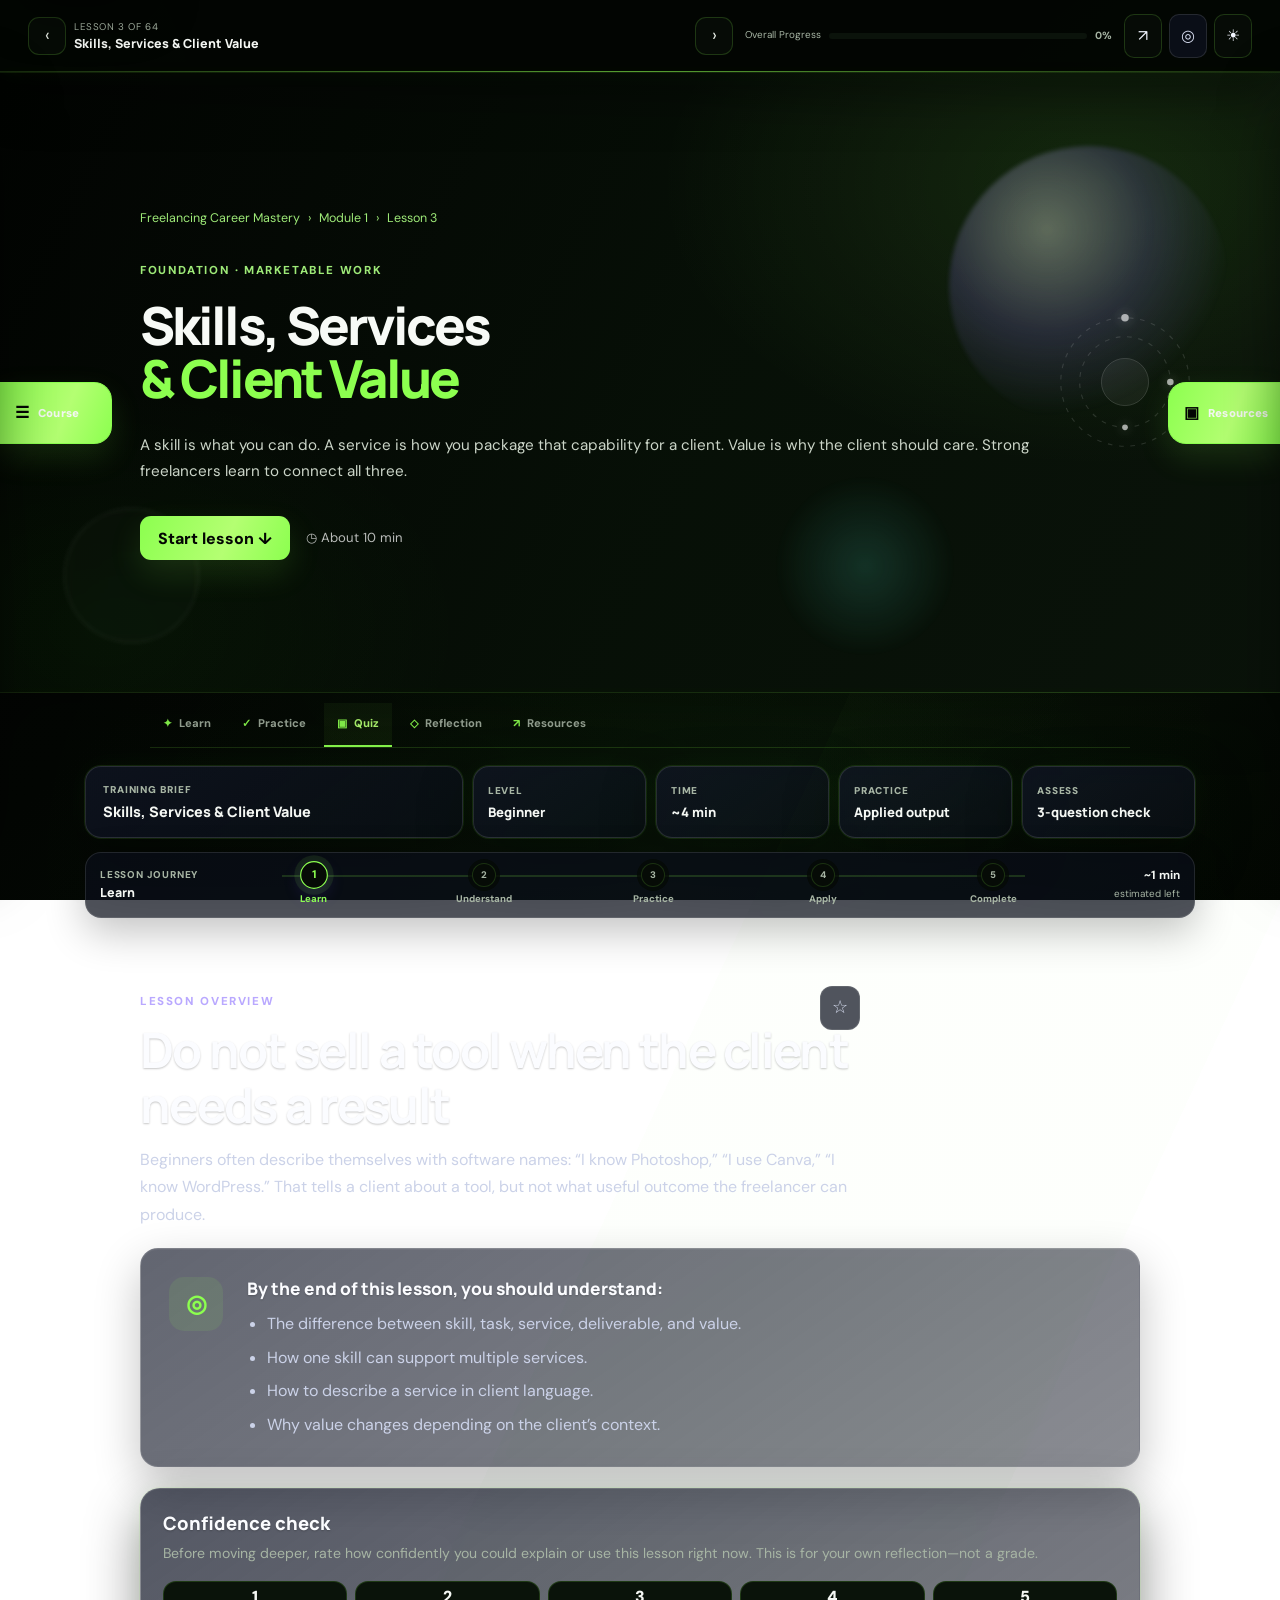
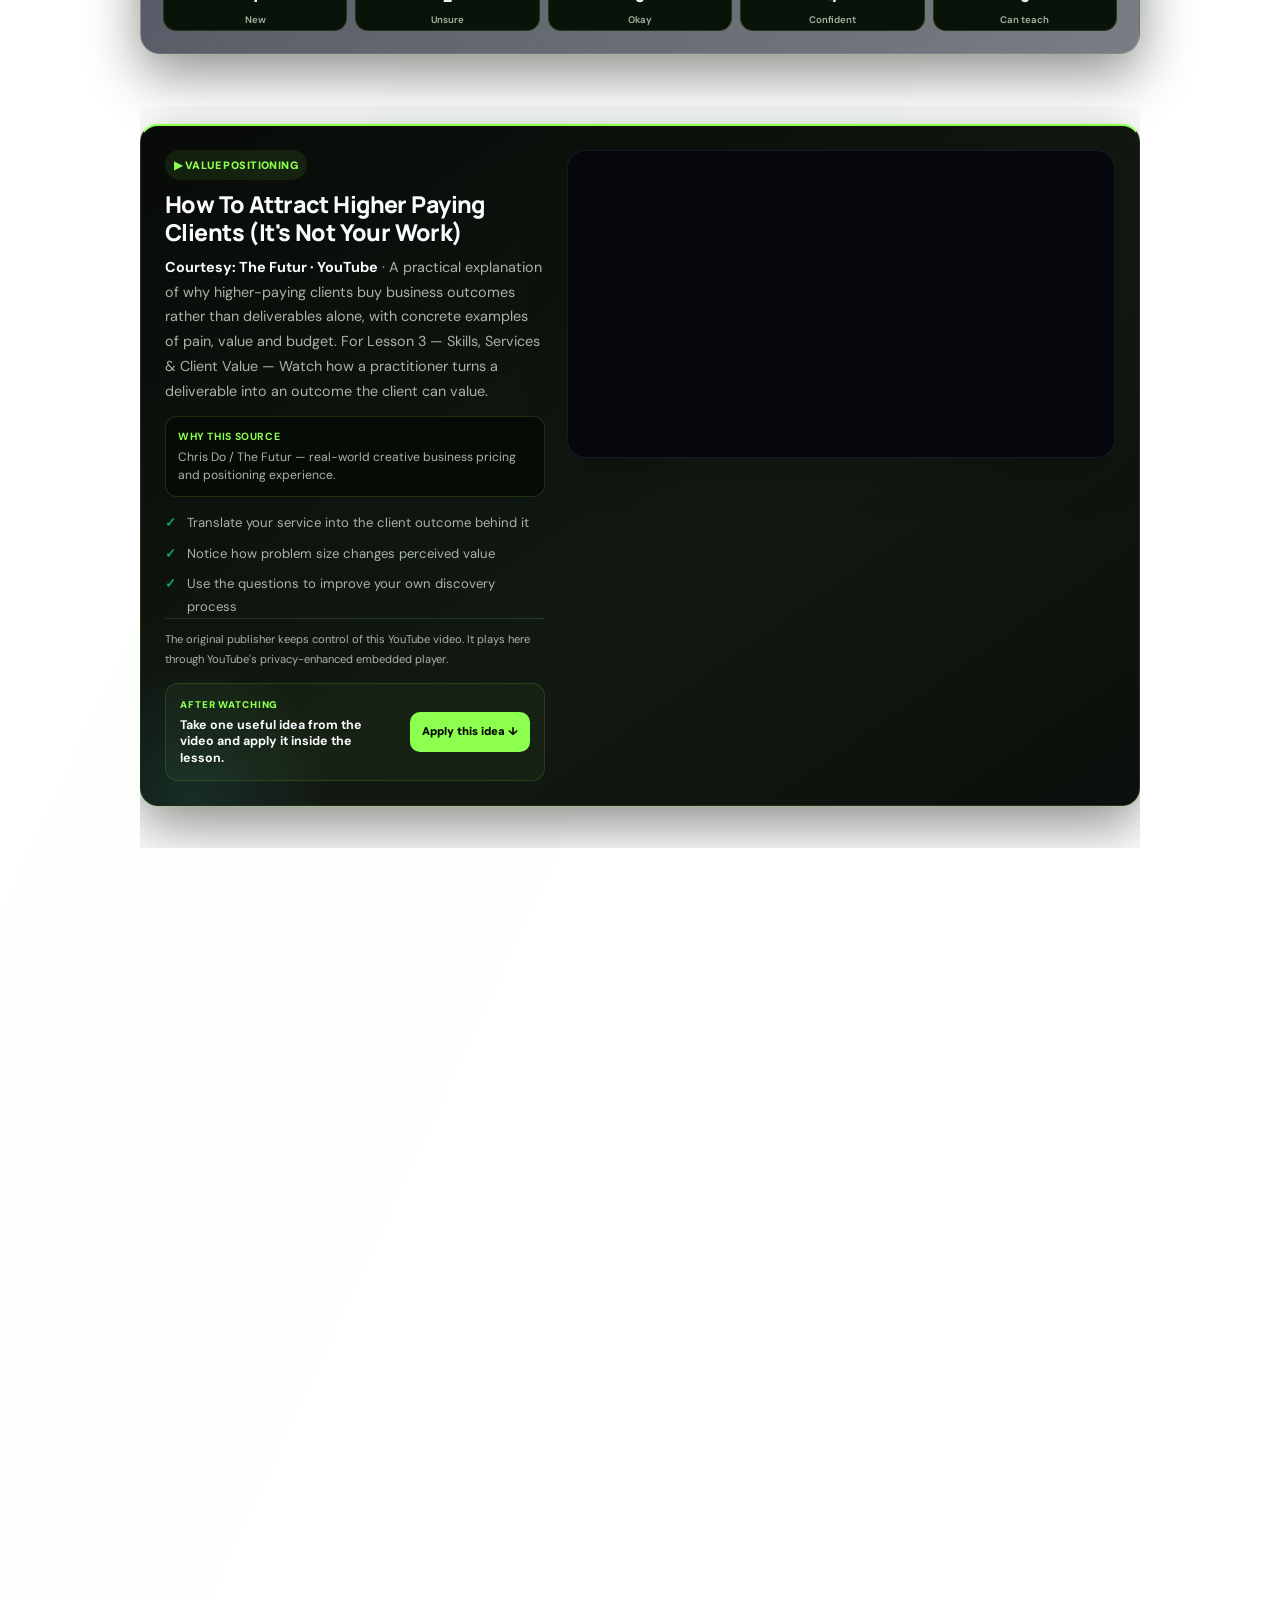
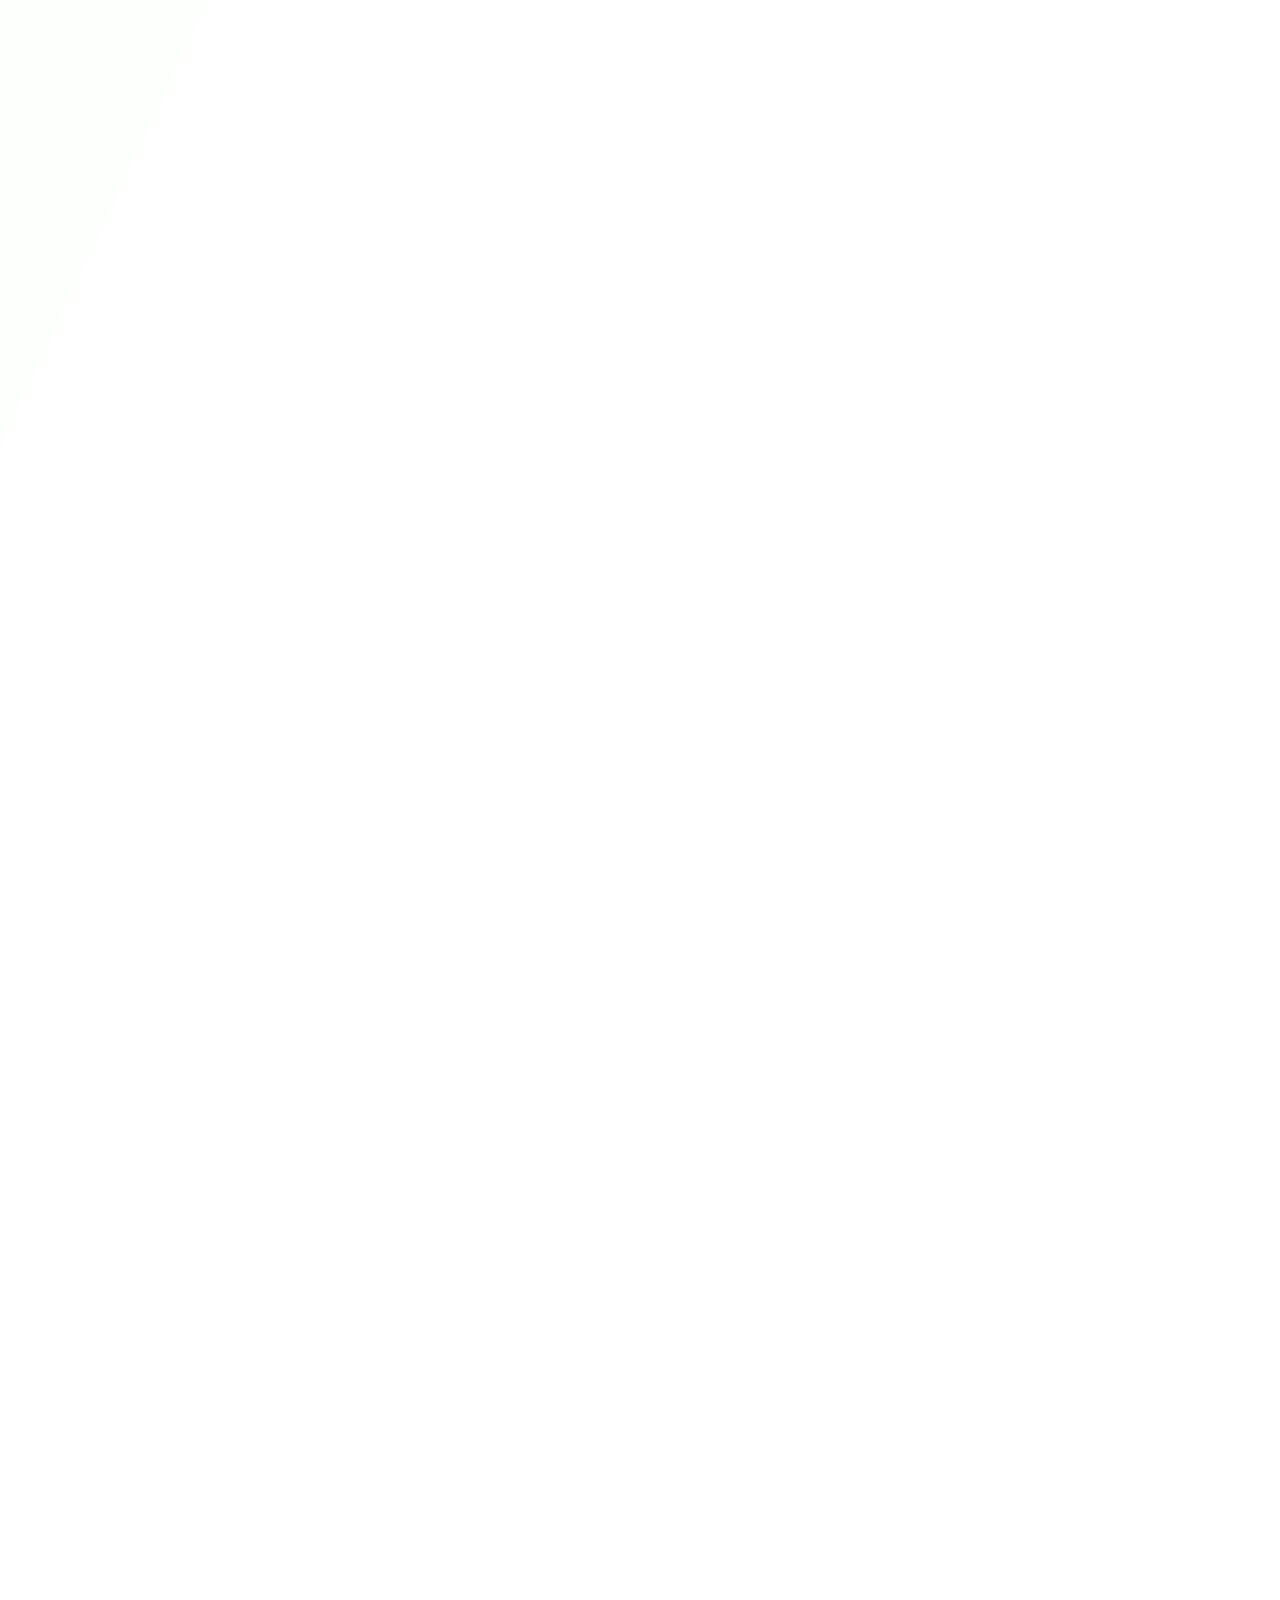
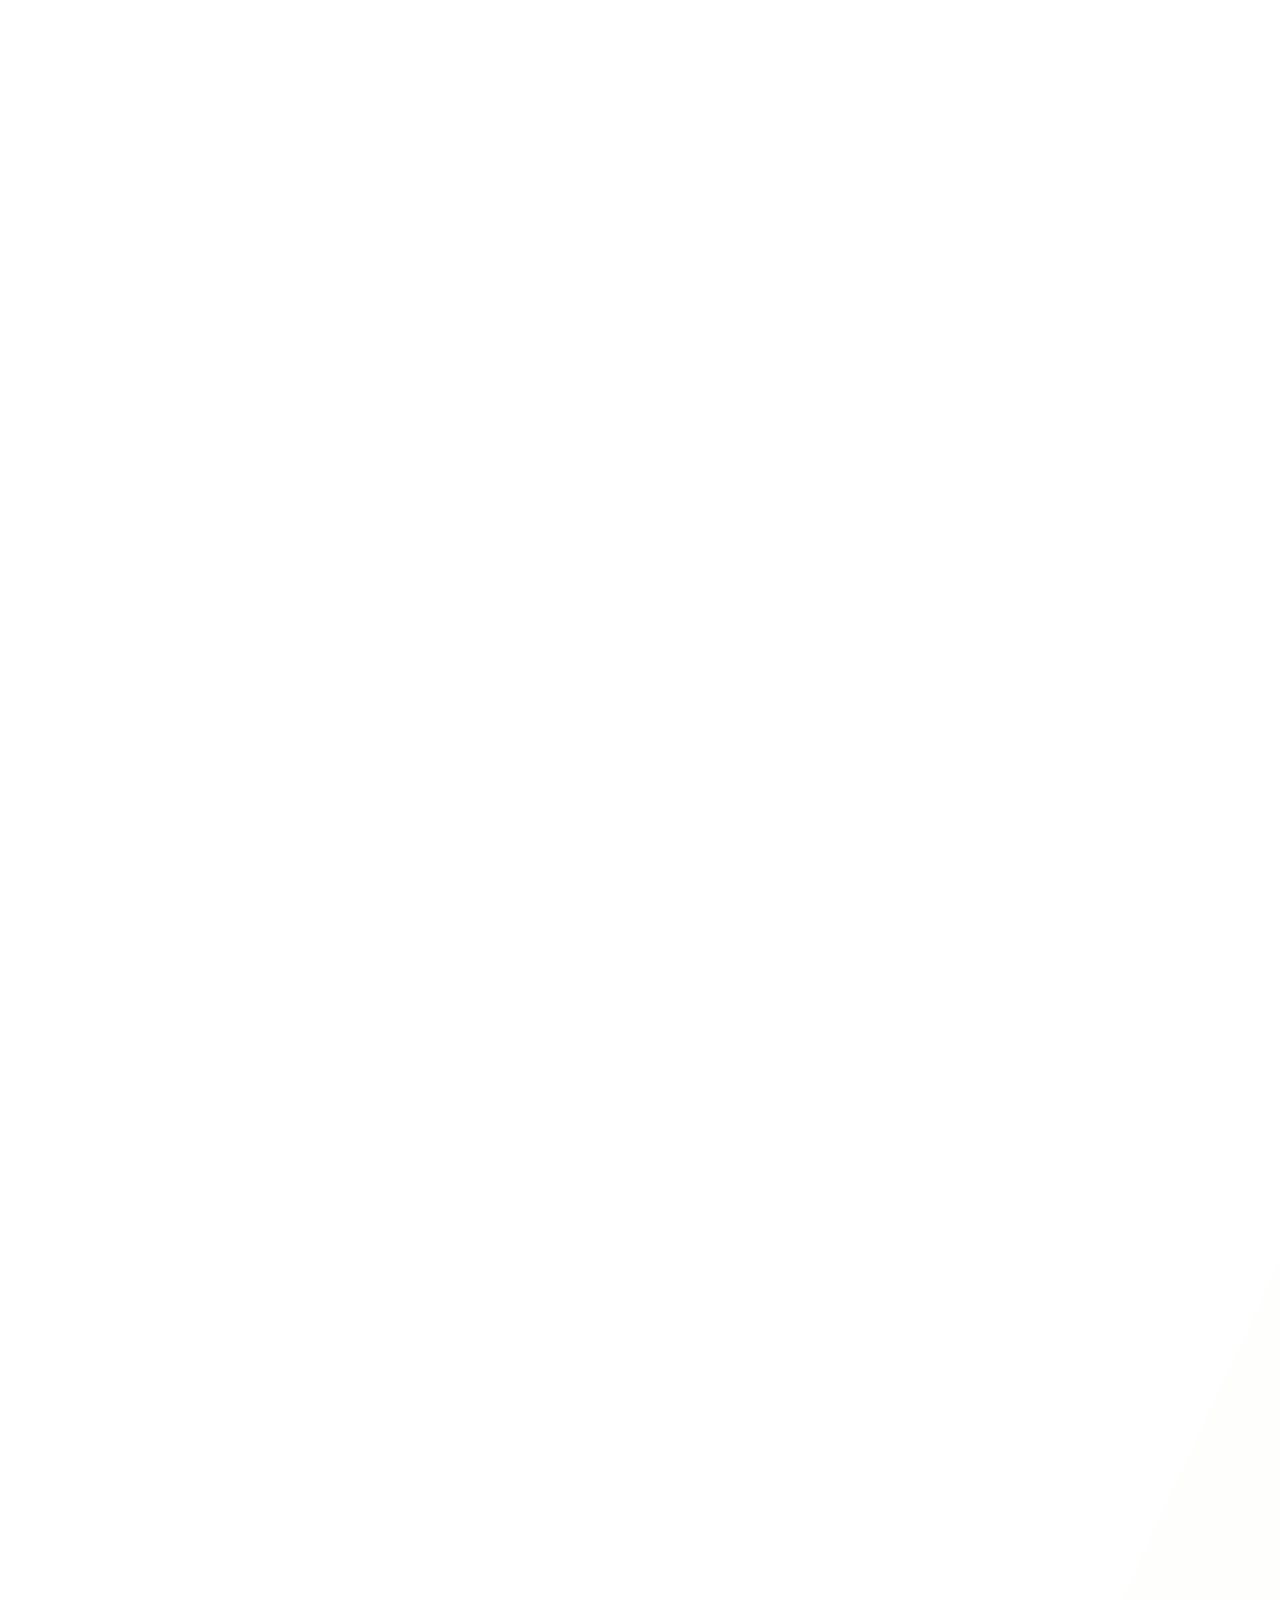
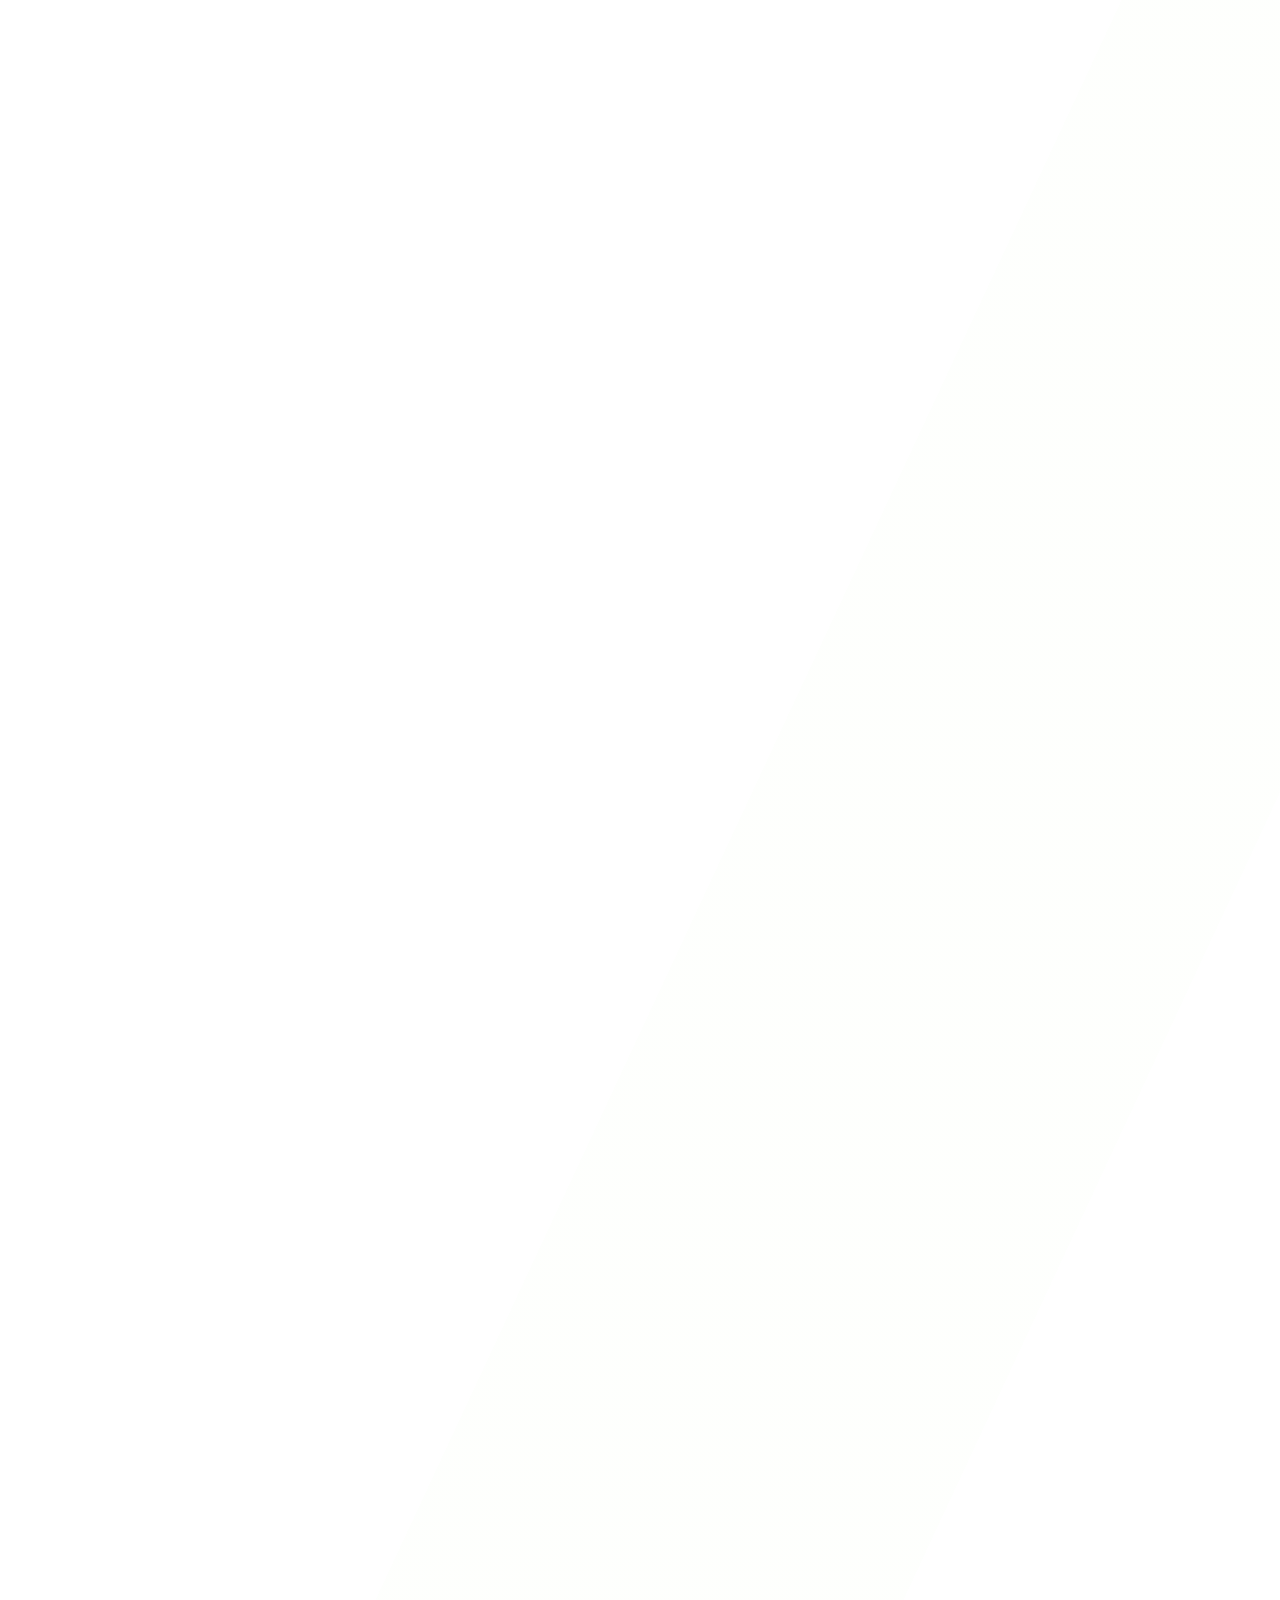
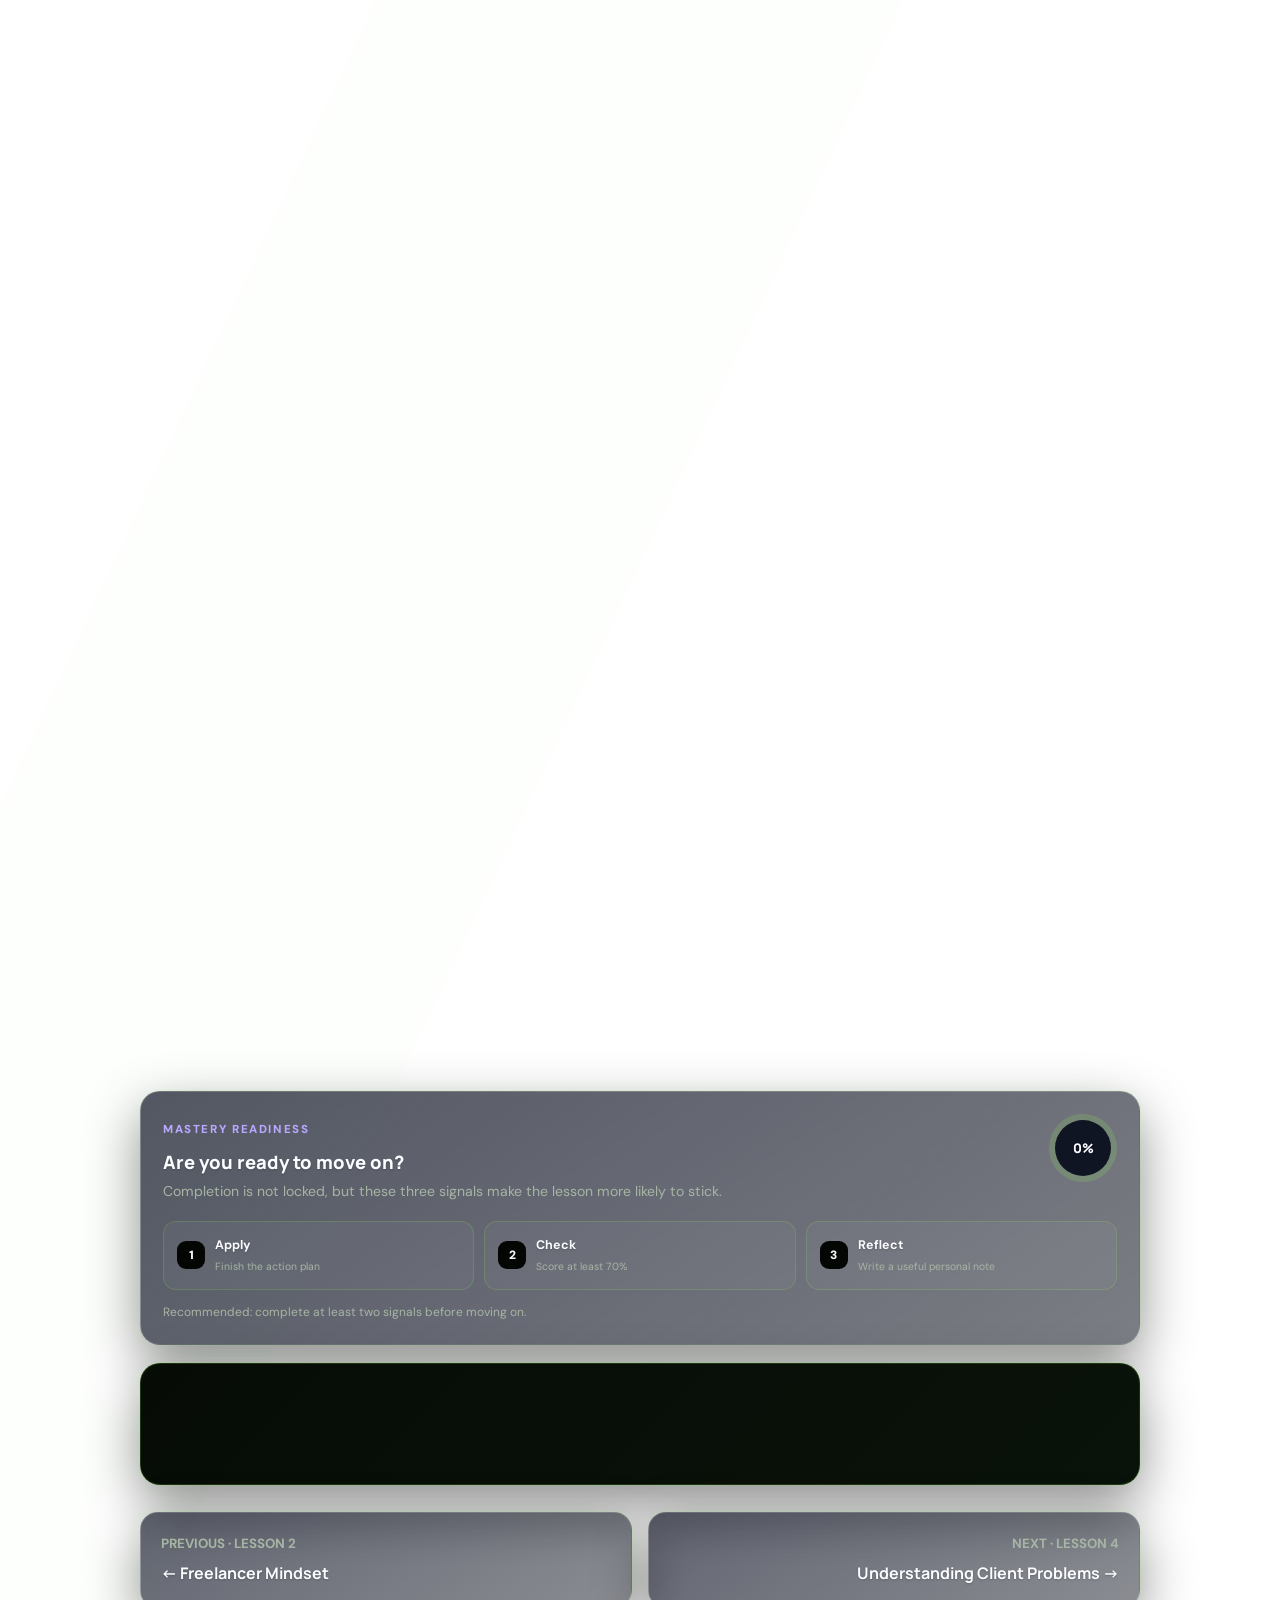
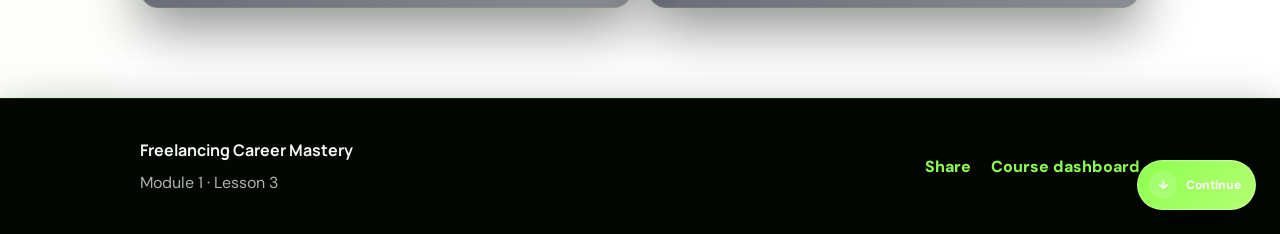
<file: lesson-03.html>
<!DOCTYPE html>
<html lang="en"><head><meta charset="UTF-8"/><meta name="viewport" content="width=device-width, initial-scale=1.0"/><meta name="description" content="Module 1 Lesson 3: learn the difference between a skill, a service, and client value, and turn capabilities into clear freelance offers."/><meta name="theme-color" content="#6b50e8"/><title>Lesson 3 — Skills, Services & Client Value</title><link rel="preconnect" href="https://fonts.googleapis.com"><link rel="preconnect" href="https://fonts.gstatic.com" crossorigin><link href="https://fonts.googleapis.com/css2?family=DM+Sans:wght@400;500;600;700&family=Manrope:wght@600;700;800&display=swap" rel="stylesheet"><link rel="stylesheet" href="style.css"/><link rel="stylesheet" href="module1.css"/></head>
<body class="lesson-page" data-lesson="lesson-03" data-url="https://sonjibonbarua.github.io/Sure-Earning-Class-Lesson/lesson-03.html"><a class="skip-link" href="#lesson-content">Skip to lesson</a><div class="progress" id="progress"></div><div class="mobile-overlay" id="mobileOverlay"></div>
<aside class="sidebar" id="sidebar"><div class="sidebar-head"><a class="side-brand" href="index.html"><span class="logo-mark">F</span><span><strong>Career Mastery</strong><small>Module 1 · Foundation</small></span></a><button class="icon-btn close-menu" id="closeMenu">×</button></div><nav class="side-nav"><p class="nav-label">MODULE 1 · LESSONS</p><a class="course-link" href="lesson-01.html"><span>01</span><div><strong>Freelancing Explained</strong><small>Career, Business & Value</small></div></a><a class="course-link" href="lesson-02.html"><span>02</span><div><strong>Freelancer Mindset</strong><small>Problem Solver</small></div></a><a class="course-link active" href="lesson-03.html"><span>03</span><div><strong>Skills & Services</strong><small>Client Value</small></div></a><a class="course-link" href="lesson-04.html"><span>04</span><div><strong>Client Problems</strong><small>Known vs Unknown</small></div></a><a class="course-link" href="lesson-05.html"><span>05</span><div><strong>Problems Worth Solving</strong><small>Demand & Impact</small></div></a><a class="course-link" href="lesson-06.html"><span>06</span><div><strong>Personal Roadmap</strong><small>Build Your Path</small></div></a></nav><div class="sidebar-footer"><span class="status-dot"></span><span>Module 1 · Lesson 3</span></div></aside>
<div class="site-shell"><header class="topbar"><button class="icon-btn menu-btn" id="menuBtn">☰</button><div class="topbar-title"><span>Lesson 3</span><strong id="activeSectionLabel">Skills, Services & Client Value</strong></div><div class="top-actions"><button class="icon-btn" id="shareBtn">↗</button><button class="icon-btn theme-toggle" id="themeToggle">☾</button></div></header>
<main id="top"><section class="hero"><div class="hero-inner content-width"><div class="breadcrumb"><span>Freelancing Career Mastery</span><b>›</b><span>Module 1</span><b>›</b><span>Lesson 3</span></div><span class="eyebrow">FOUNDATION · MARKETABLE WORK</span><h1>Skills, Services<br><span>& Client Value</span></h1><p class="hero-copy">A skill is what you can do. A service is how you package that capability for a client. Value is why the client should care. Strong freelancers learn to connect all three.</p><div class="hero-actions"><a class="primary-btn" href="#lesson-content">Start lesson ↓</a><span class="reading-time">◷ About 10 min</span></div></div></section>
<div class="lesson-layout content-width" id="lesson-content"><article class="lesson-main">
<section class="section reveal lesson-section" id="overview" data-section-title="Lesson overview"><div class="section-heading"><span class="section-tag">LESSON OVERVIEW</span><h2>Do not sell a tool when the client needs a result</h2><p>Beginners often describe themselves with software names: “I know Photoshop,” “I use Canva,” “I know WordPress.” That tells a client about a tool, but not what useful outcome the freelancer can produce.</p></div><div class="learning-goals"><div class="goal-icon">◎</div><div><h3>By the end of this lesson, you should understand:</h3><ul><li>The difference between skill, task, service, deliverable, and value.</li><li>How one skill can support multiple services.</li><li>How to describe a service in client language.</li><li>Why value changes depending on the client’s context.</li></ul></div></div></section>
<section class="section reveal lesson-section" id="ladder" data-section-title="The value ladder"><div class="section-heading"><span class="section-tag">01 · THE VALUE LADDER</span><h2>Move from capability to outcome</h2></div><div class="framework-steps"><div class="framework-step"><span>1</span><div><strong>Skill</strong><p>A capability you can perform: graphic design, copywriting, SEO, web development, video editing, bookkeeping, research.</p></div></div><div class="framework-step"><span>2</span><div><strong>Task</strong><p>A specific action inside that skill: create a banner, edit a reel, research keywords, build a landing page, reconcile transactions.</p></div></div><div class="framework-step"><span>3</span><div><strong>Service</strong><p>A defined package of work for a client: monthly social media design, product-page SEO optimization, short-form video editing, landing-page development.</p></div></div><div class="framework-step"><span>4</span><div><strong>Deliverable</strong><p>The tangible output the client receives: files, pages, reports, videos, dashboards, documents, systems.</p></div></div><div class="framework-step"><span>5</span><div><strong>Value</strong><p>The usefulness created: clearer brand communication, more qualified traffic, saved time, reduced errors, better conversion potential, stronger trust.</p></div></div></div><div class="inline-formula"><span>Skill</span> → Task → Service → Deliverable → Client Value</div></section>
<section class="section reveal lesson-section" id="examples" data-section-title="Examples across skills"><div class="section-heading"><span class="section-tag">02 · EXAMPLES</span><h2>The same logic works across industries</h2></div><div class="concept-grid"><article class="concept-card"><div class="concept-icon">G</div><h3>Graphic design</h3><p><strong>Skill:</strong> visual design.<br><strong>Service:</strong> social campaign design.<br><strong>Value:</strong> clearer and more professional promotion.</p></article><article class="concept-card accent-green"><div class="concept-icon">S</div><h3>SEO</h3><p><strong>Skill:</strong> search optimization.<br><strong>Service:</strong> on-page SEO for service pages.<br><strong>Value:</strong> better search visibility and relevance.</p></article><article class="concept-card accent-gold"><div class="concept-icon">V</div><h3>Video editing</h3><p><strong>Skill:</strong> editing and storytelling.<br><strong>Service:</strong> short-form content editing.<br><strong>Value:</strong> consistent, polished content with less creator workload.</p></article><article class="concept-card"><div class="concept-icon">W</div><h3>Web development</h3><p><strong>Skill:</strong> front-end development.<br><strong>Service:</strong> high-converting landing page build.<br><strong>Value:</strong> a faster, clearer page that supports campaigns.</p></article></div></section>
<section class="section reveal lesson-section" id="language" data-section-title="Client language"><div class="section-heading"><span class="section-tag">03 · CLIENT LANGUAGE</span><h2>Describe what you do so a client can understand it</h2><p>Technical language can demonstrate expertise, but your main service description should connect quickly to a business need.</p></div><article class="example-card"><h3>Translate capability into a clear offer</h3><div class="example-row"><small>TOO GENERIC</small><span>“I am a graphic designer and I know Photoshop, Illustrator, and Canva.”</span></div><div class="example-row"><small>CLEARER</small><span>“I design branded social media campaigns for small businesses that need consistent, professional promotional content.”</span></div><div class="example-row"><small>WHY BETTER</small><span>The second version identifies the type of work, a target client, and a useful context. It gives the client something concrete to evaluate.</span></div></article></section>
<section class="section reveal lesson-section" id="value-context" data-section-title="Value depends on context"><div class="section-heading"><span class="section-tag">04 · CONTEXT</span><h2>The same deliverable can have different value</h2><p>A logo for a hobby project and a logo for a company preparing a major launch may require different research, risk management, strategy, and business importance. Value is not a fixed property of the file; it depends partly on the problem and context.</p></div><div class="decision-grid"><article class="decision-card"><small>URGENCY</small><h3>How time-sensitive is the need?</h3><p>A rushed launch may make speed and reliability more valuable.</p></article><article class="decision-card"><small>IMPACT</small><h3>What happens if the problem is solved?</h3><p>Some work affects a small internal task; other work affects revenue, trust, or a major campaign.</p></article><article class="decision-card"><small>RISK</small><h3>What happens if the work fails?</h3><p>Higher-risk work often demands more expertise, communication, testing, and responsibility.</p></article></div></section>
<section class="section reveal lesson-section" id="mistakes" data-section-title="Common mistakes"><div class="section-heading"><span class="section-tag">05 · COMMON MISTAKES</span><h2>What makes an offer weak</h2></div><div class="mistake-grid"><article class="mistake-card"><span>×</span><h3>Listing every skill</h3><p>A long tool list can make positioning less clear. Lead with the useful service; tools can support the proof.</p></article><article class="mistake-card"><span>×</span><h3>Making vague promises</h3><p>Do not promise results you cannot control, such as guaranteed sales or rankings. Explain the work and realistic value honestly.</p></article><article class="mistake-card"><span>×</span><h3>Selling tasks with no context</h3><p>“I make posts” is weaker than explaining what kind of posts, for whom, and why they matter.</p></article><article class="mistake-card"><span>×</span><h3>Confusing deliverable with outcome</h3><p>The file is the deliverable. The useful change it supports is the value.</p></article></div></section>
<section class="section reveal lesson-section" id="action" data-section-title="Action plan"><div class="section-heading"><span class="section-tag">06 · ACTION PLAN</span><h2>Turn one skill into one clear service</h2></div><div class="action-list"><label class="action-item"><input type="checkbox" data-check="skill"><span><strong>Choose one skill you are learning or already have.</strong><small>Do not choose five at once.</small></span></label><label class="action-item"><input type="checkbox" data-check="service"><span><strong>Write one service that uses that skill.</strong><small>Format: “I help [type of client] with [specific service].”</small></span></label><label class="action-item"><input type="checkbox" data-check="value"><span><strong>Write the useful client value without exaggeration.</strong><small>What becomes clearer, faster, safer, easier, more professional, or more effective?</small></span></label></div><p id="checkCount" style="color:var(--muted);margin-top:12px"></p></section>
<section class="section reveal lesson-section" id="quiz" data-section-title="Knowledge check"><div class="section-heading"><span class="section-tag">07 · KNOWLEDGE CHECK</span><h2>Connect skill to value</h2></div><div class="quiz-list"><article class="quiz-card" data-correct="a"><fieldset><legend>1. Which statement is correct?</legend><label class="quiz-option"><input type="radio" name="q1" value="a"> A skill is a capability; a service packages that capability for a client.</label><label class="quiz-option"><input type="radio" name="q1" value="b"> A skill and service are always the same thing.</label><label class="quiz-option"><input type="radio" name="q1" value="c"> A deliverable is always the final business outcome.</label></fieldset><div class="quiz-feedback">Skills support services; services produce deliverables that create or support client value.</div></article><article class="quiz-card" data-correct="c"><fieldset><legend>2. Which is the strongest service description?</legend><label class="quiz-option"><input type="radio" name="q2" value="a"> I know Canva.</label><label class="quiz-option"><input type="radio" name="q2" value="b"> I can do many things.</label><label class="quiz-option"><input type="radio" name="q2" value="c"> I design branded social media campaigns for small businesses.</label></fieldset><div class="quiz-feedback">A clear service connects capability to a specific kind of work and client context.</div></article><article class="quiz-card" data-correct="b"><fieldset><legend>3. Why can the same deliverable have different value?</legend><label class="quiz-option"><input type="radio" name="q3" value="a"> Because file size changes</label><label class="quiz-option"><input type="radio" name="q3" value="b"> Because urgency, impact, risk, and client context differ</label><label class="quiz-option"><input type="radio" name="q3" value="c"> Because clients never understand value</label></fieldset><div class="quiz-feedback">Value depends on how the work affects the client’s real situation, not only the file produced.</div></article></div><div class="quiz-submit-row"><button class="quiz-submit" id="quizSubmit">Check answers</button><span id="quizResult" class="quiz-result"></span></div></section>
<section class="section reveal lesson-section" id="notes" data-section-title="My notes"><div class="lesson-note"><span class="section-tag">MY SERVICE DRAFT</span><h2>Draft your first skill → service → value statement</h2><textarea id="lessonNote" placeholder="Skill: ...\nService: ...\nClient: ...\nValue: ..."></textarea><small id="noteStatus" style="color:var(--muted)">Saved automatically on this device.</small></div></section>
<section class="lesson-complete-panel reveal" id="completion"><div><h2 id="completionTitle"></h2><p id="completionText"></p></div><button class="lesson-complete-btn" id="completeBtn">Mark lesson complete</button></section><nav class="prev-next"><a class="nav-lesson" href="lesson-02.html"><small>PREVIOUS · LESSON 2</small><strong>← Freelancer Mindset</strong></a><a class="nav-lesson next" href="lesson-04.html"><small>NEXT · LESSON 4</small><strong>Understanding Client Problems →</strong></a></nav>
</article><aside class="lesson-outline"><div class="outline-card"><p class="nav-label">ON THIS PAGE</p><a href="#overview" class="outline-link active">Overview</a><a href="#ladder" class="outline-link">Value ladder</a><a href="#examples" class="outline-link">Examples</a><a href="#language" class="outline-link">Client language</a><a href="#value-context" class="outline-link">Value & context</a><a href="#mistakes" class="outline-link">Mistakes</a><a href="#quiz" class="outline-link">Knowledge check</a><div class="outline-tools"><button id="printBtn">Print / Save PDF</button><button id="copyLinkBtn">Copy lesson link</button></div></div></aside></div></main><footer><div class="content-width footer-inner"><div><strong>Freelancing Career Mastery</strong><p>Module 1 · Lesson 3</p></div><div class="footer-links"><button id="footerShare">Share</button><a href="index.html">Course dashboard</a></div></div></footer></div><div class="toast" id="toast"></div><script src="lesson-core.js"></script></body></html>
</file>
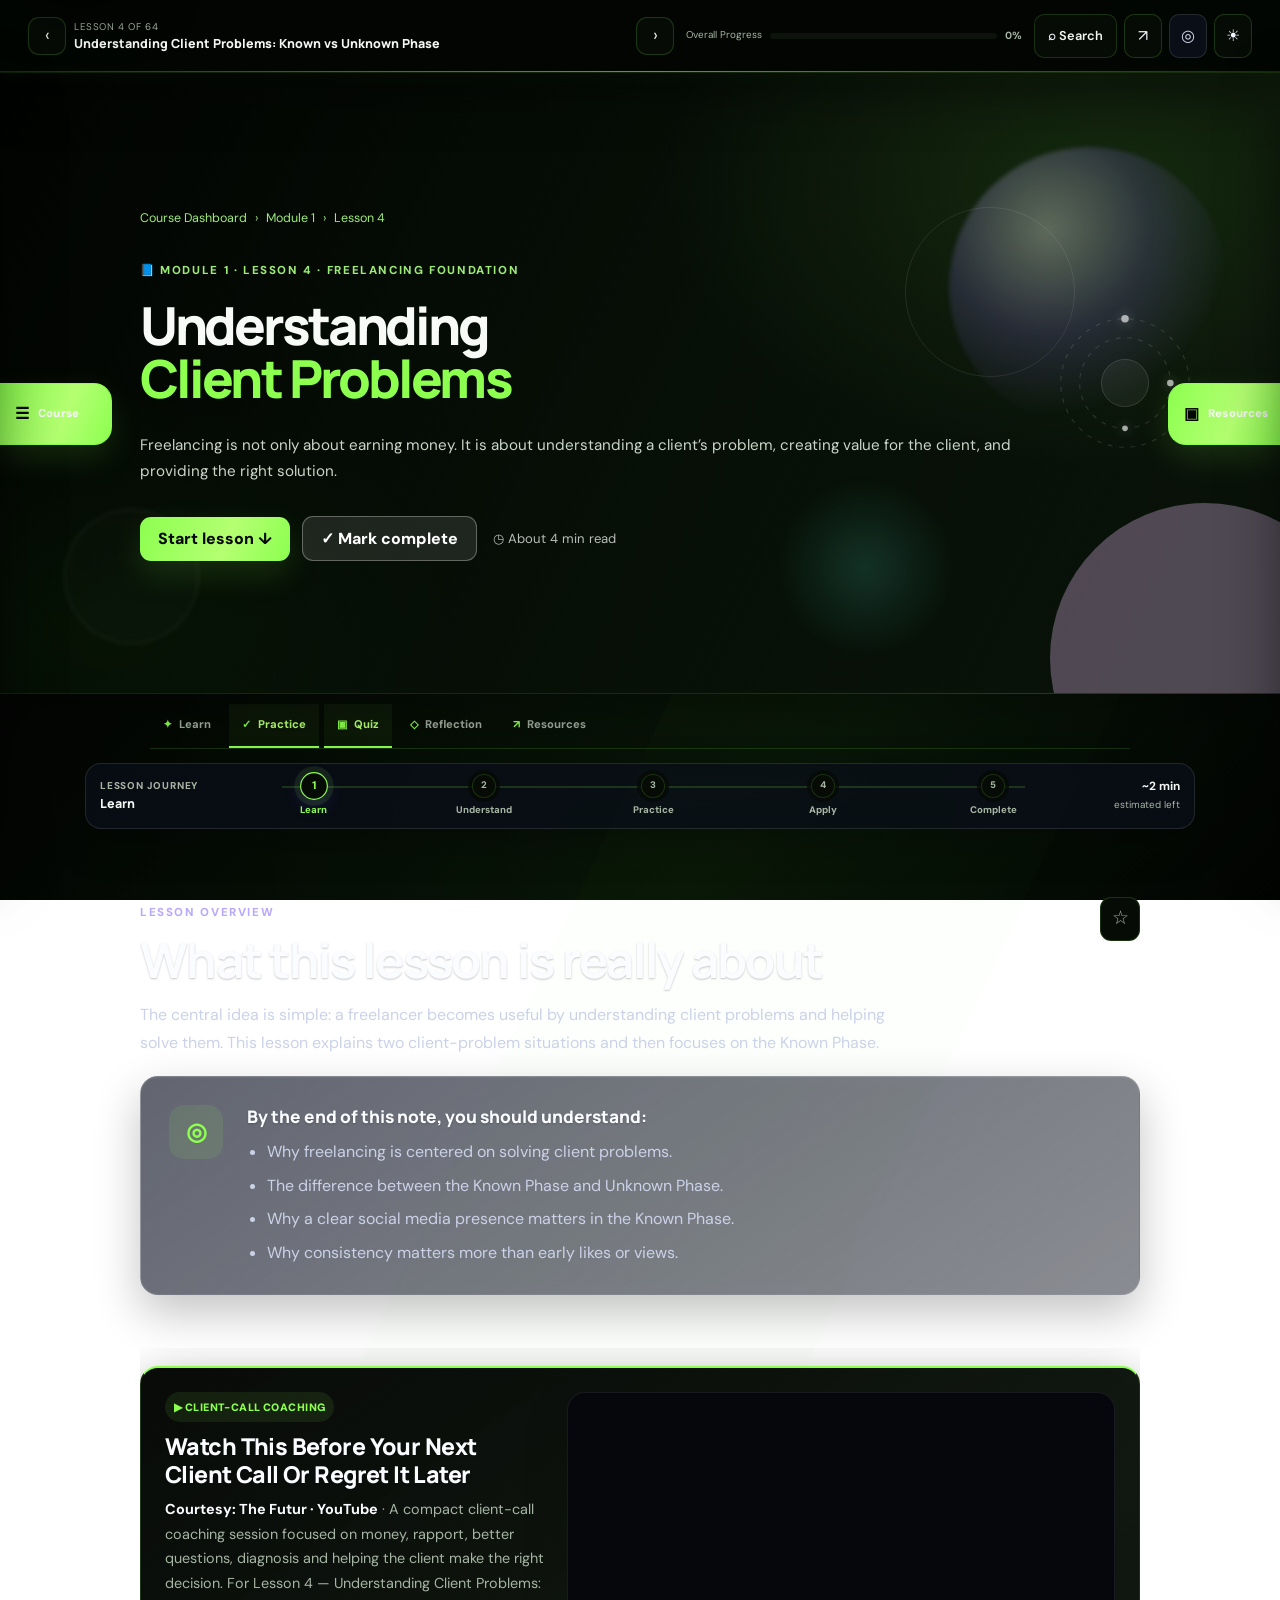
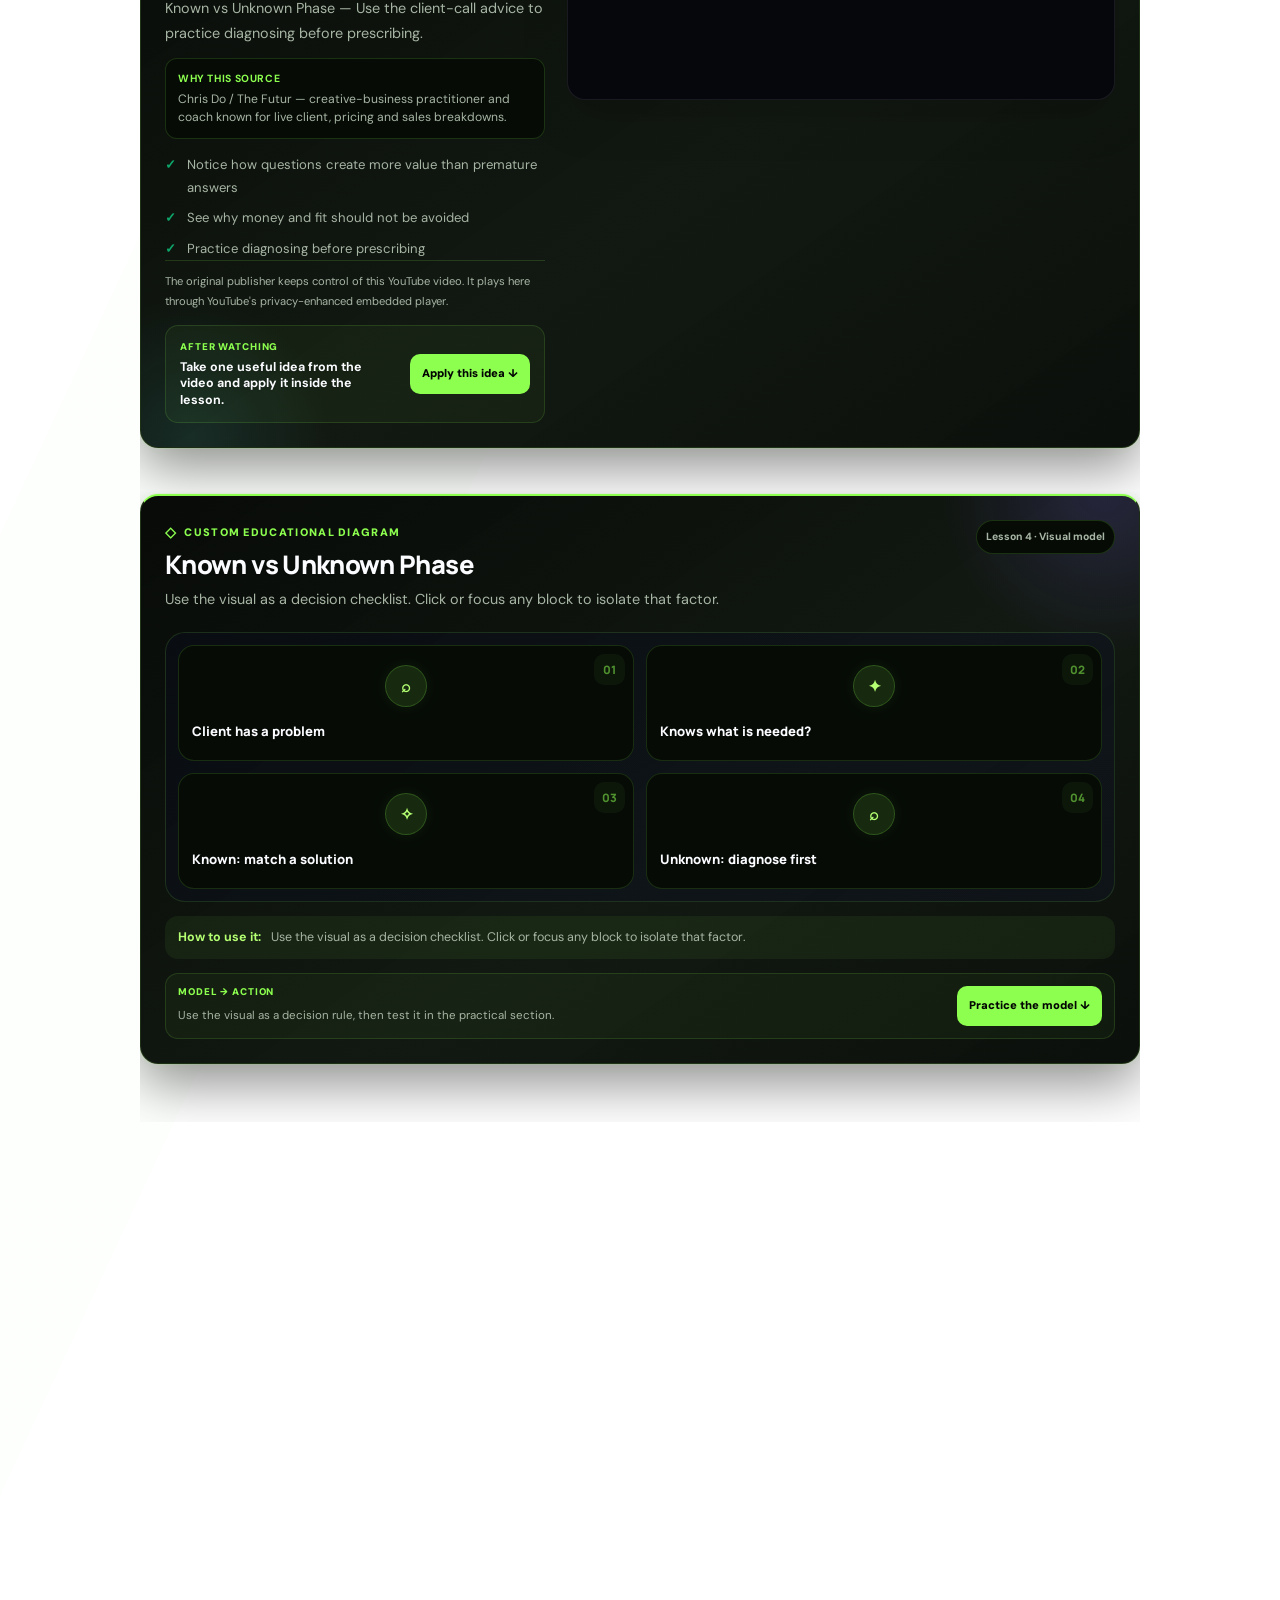
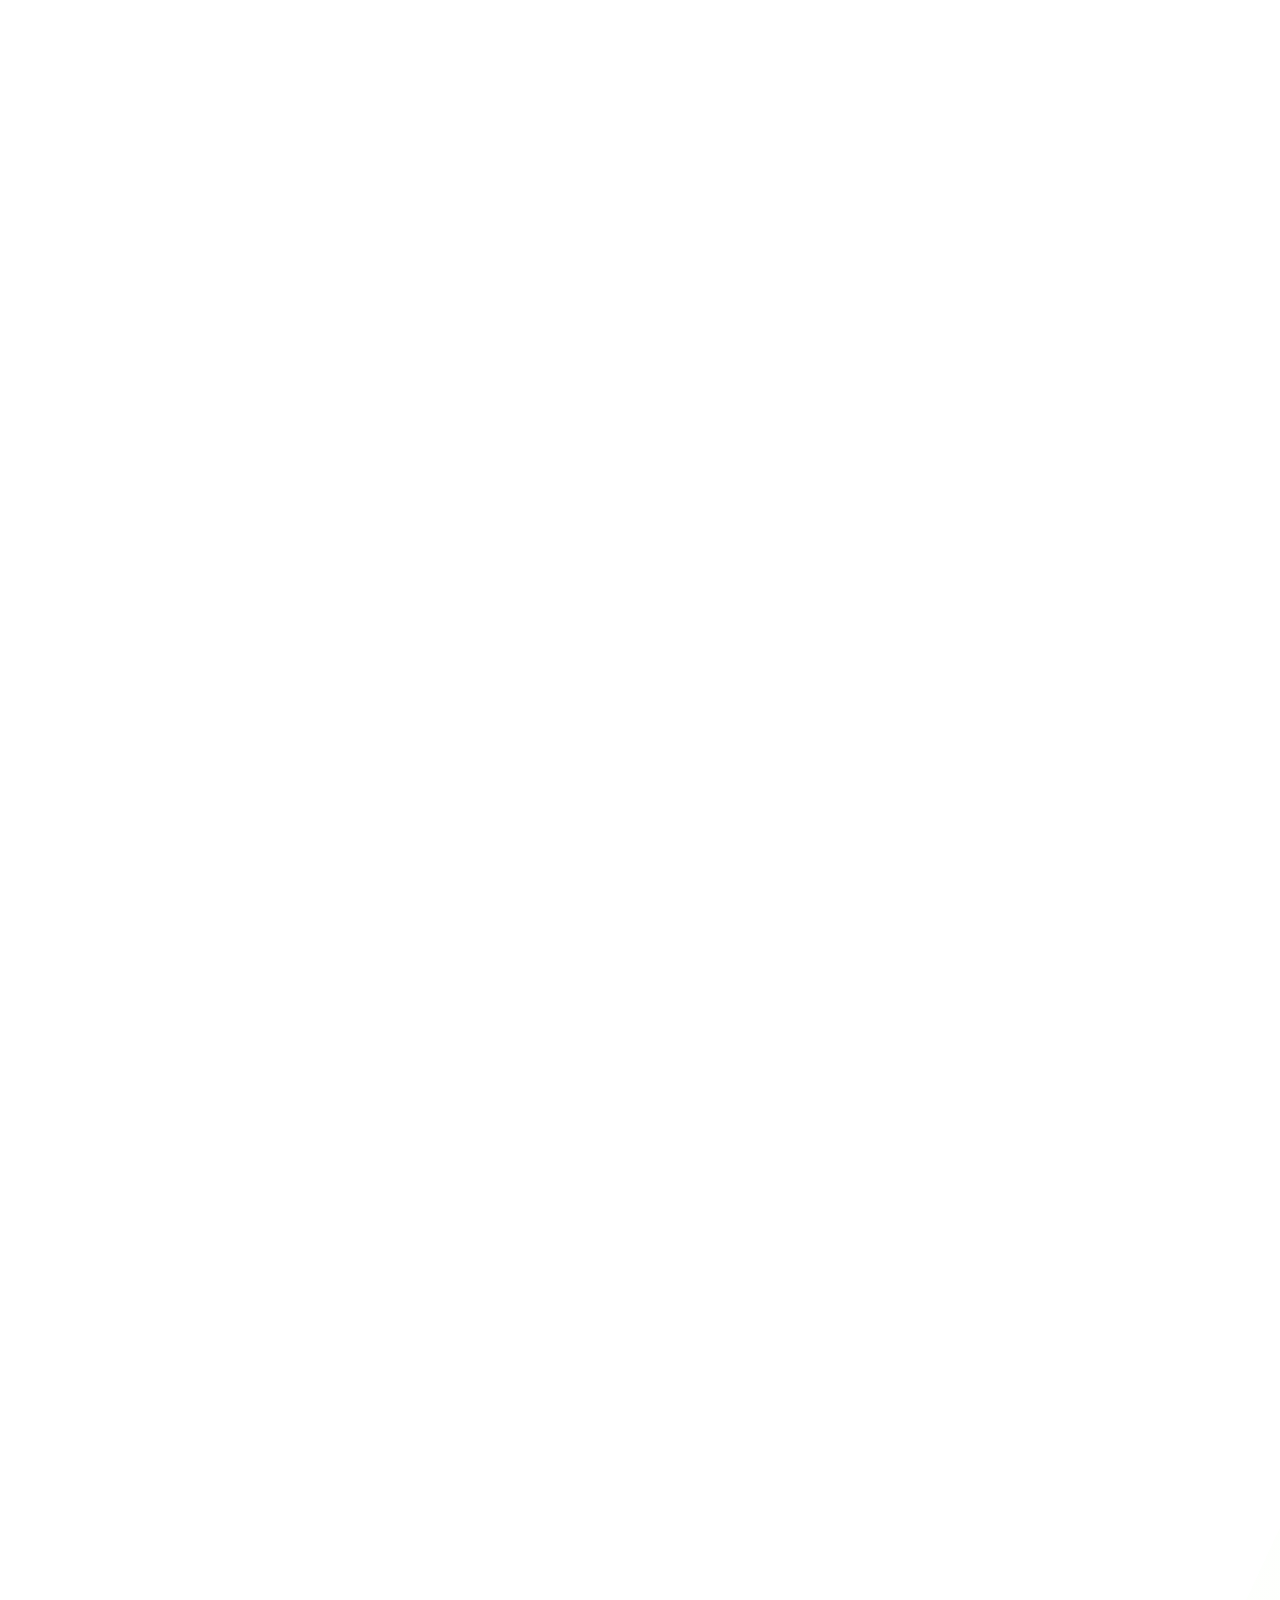
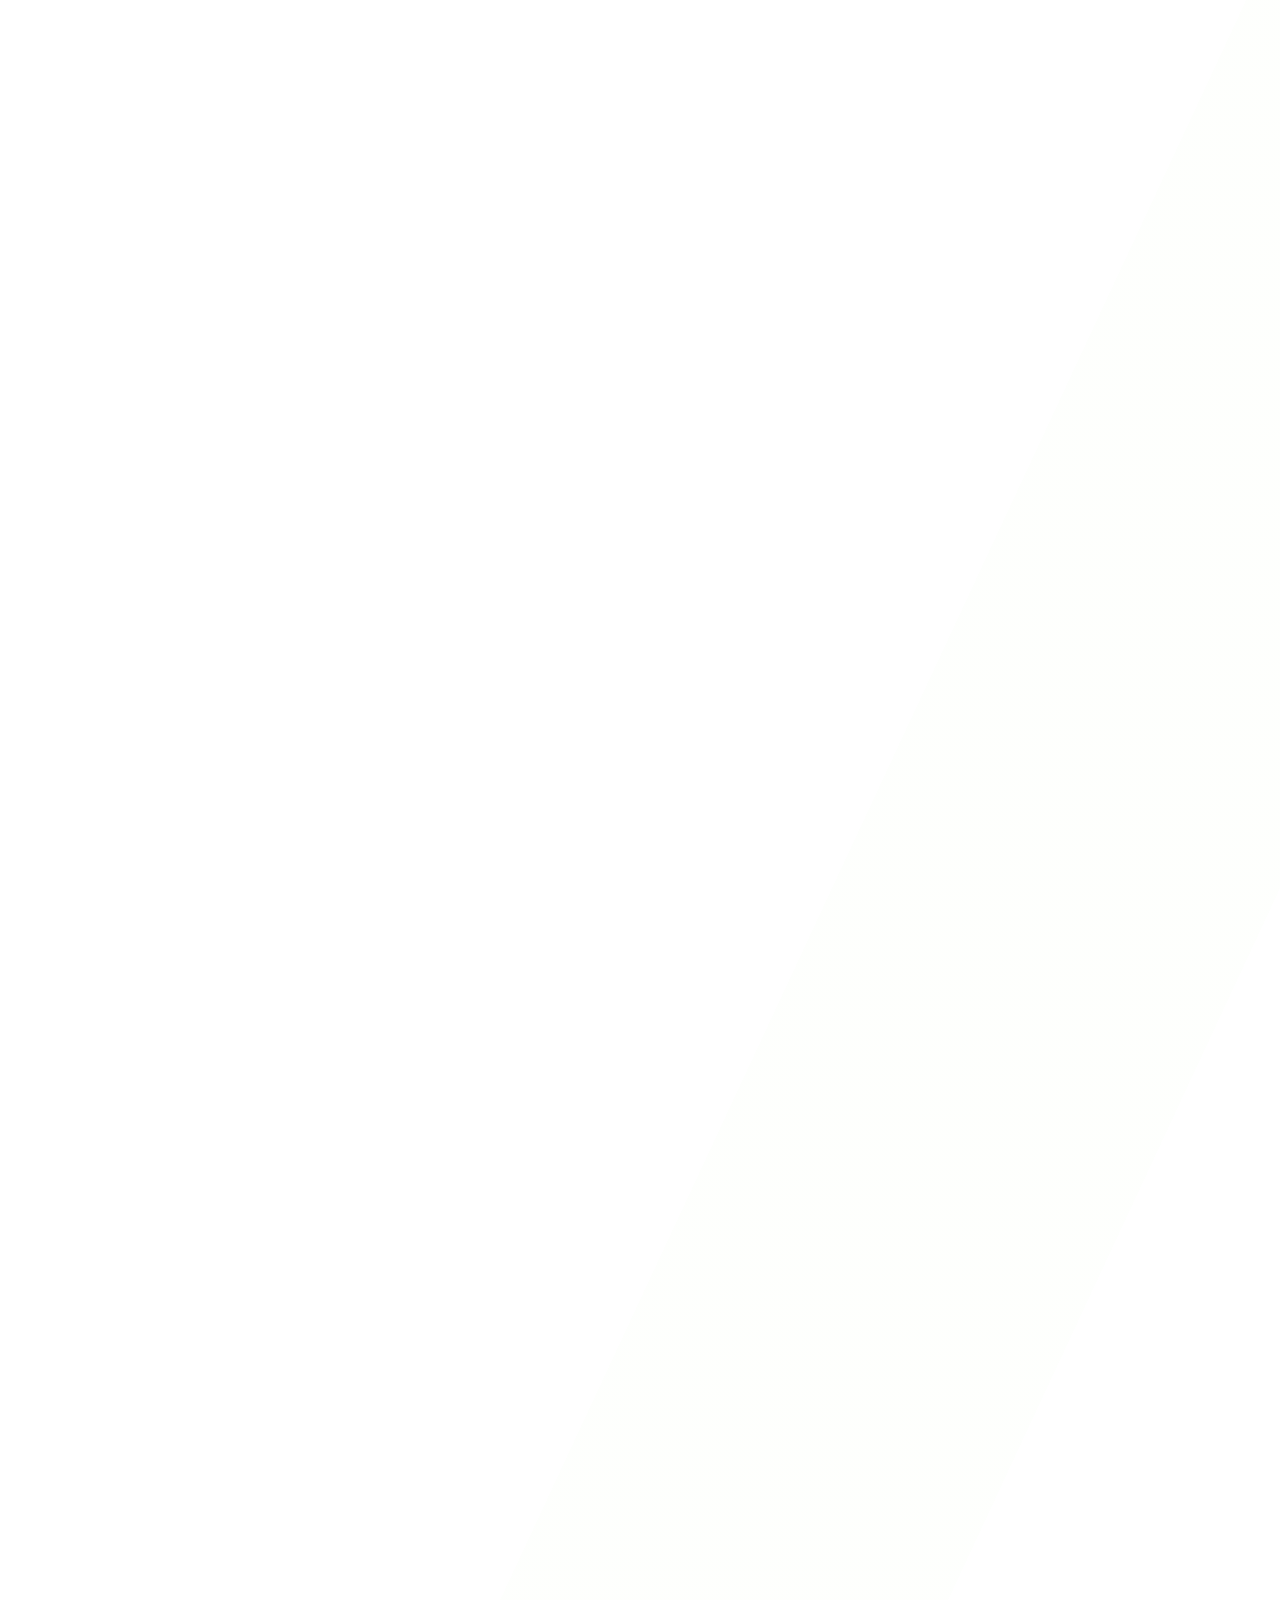
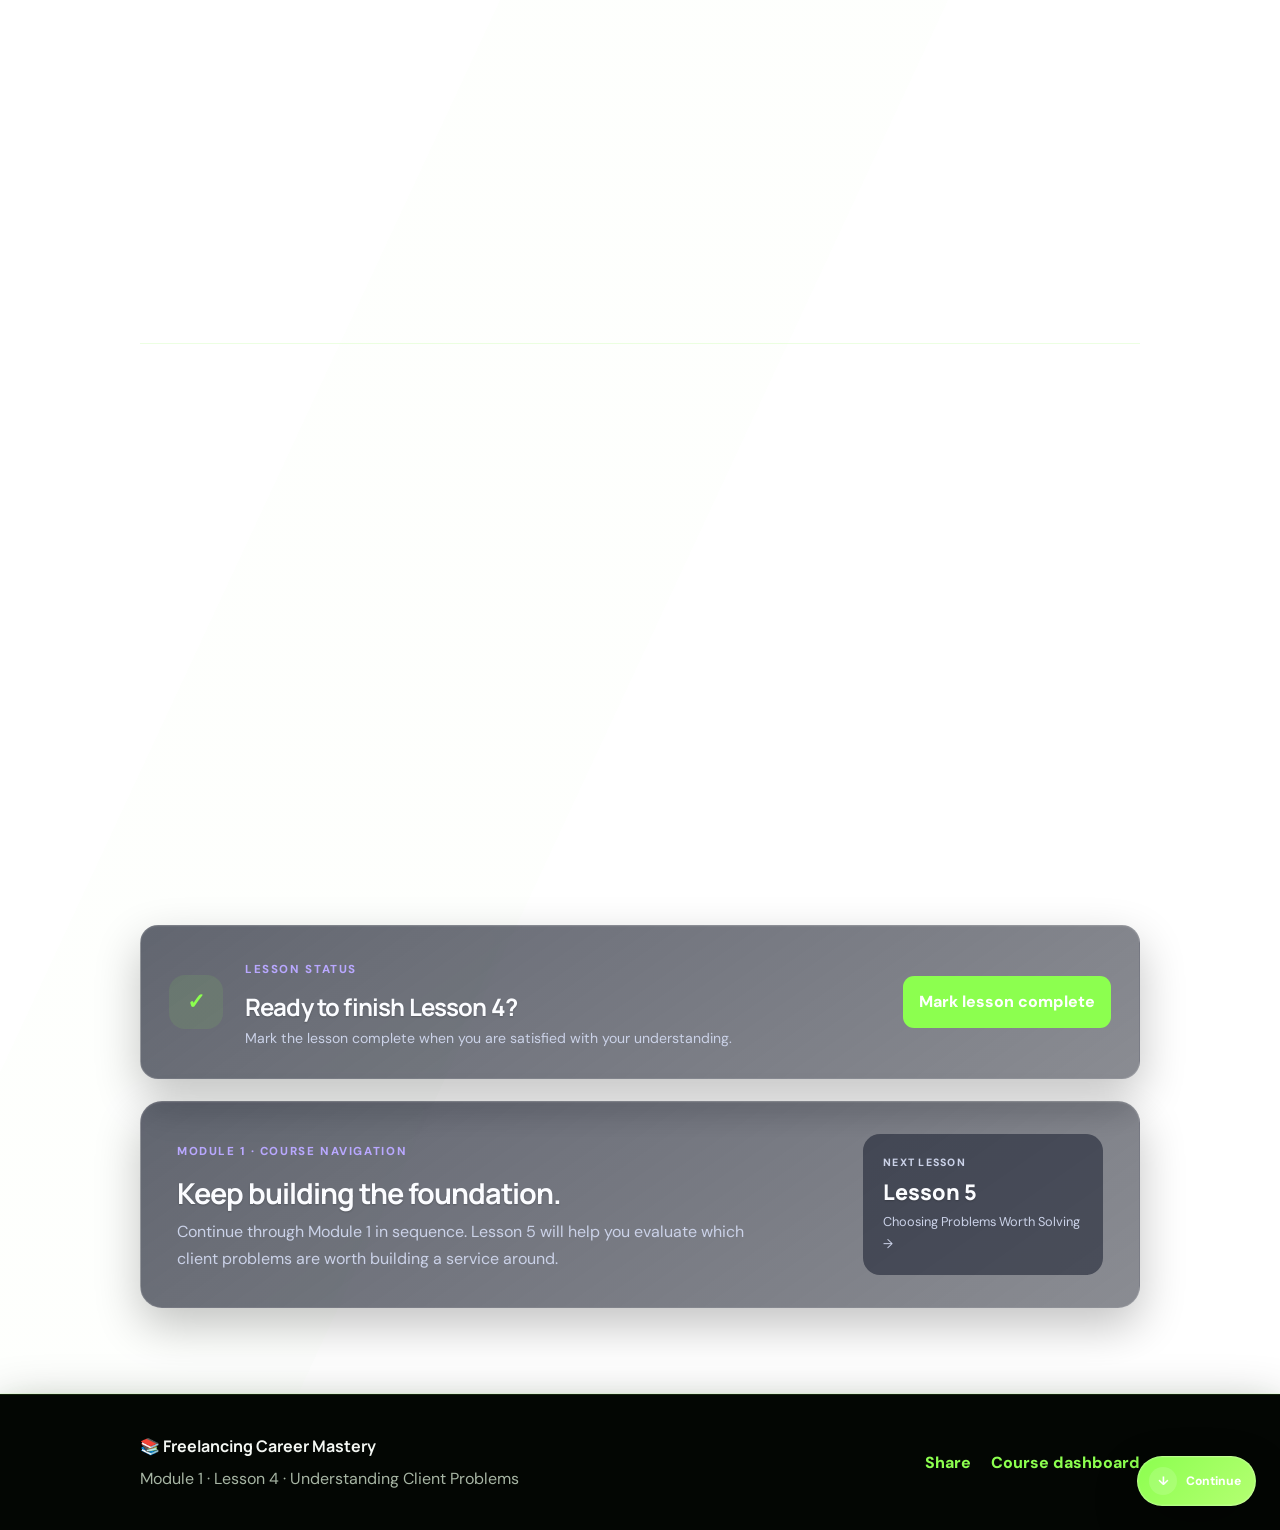
<file: lesson-04.html>
<!DOCTYPE html>
<html lang="en">
<head>
  <meta charset="UTF-8" />
  <meta name="viewport" content="width=device-width, initial-scale=1.0" />
  <meta name="description" content="Module 1 Lesson 4 of Freelancing Career Mastery: understand client problems, Known Phase, Unknown Phase, social media presence, consistency, and practical action steps." />
  <meta name="theme-color" content="#5b36d9" />
  <meta property="og:title" content="Lesson 4 — Understanding Client Problems | Freelancing Career Mastery" />
  <meta property="og:description" content="Learn how to recognize Known and Unknown client problems and connect problem-solving with freelancing value." />
  <meta property="og:type" content="website" />
  <meta property="og:url" content="https://sonjibonbarua.github.io/Sure-Earning-Class-Lesson/lesson-04.html" />
  <meta name="twitter:card" content="summary" />
  <link rel="canonical" href="https://sonjibonbarua.github.io/Sure-Earning-Class-Lesson/lesson-04.html" />
  <title>Lesson 4 — Understanding Client Problems | Freelancing Career Mastery</title>
  <link rel="preconnect" href="https://fonts.googleapis.com">
  <link rel="preconnect" href="https://fonts.gstatic.com" crossorigin>
  <link href="https://fonts.googleapis.com/css2?family=DM+Sans:wght@400;500;600;700&family=Manrope:wght@600;700;800&display=swap" rel="stylesheet">
  <link rel="stylesheet" href="style.css" />
</head>
<body>
  <a class="skip-link" href="#lesson-content">Skip to lesson</a>
  <div class="progress" id="progress" aria-hidden="true"></div>
  <div class="mobile-overlay" id="mobileOverlay"></div>

  <aside class="sidebar" id="sidebar" aria-label="Course navigation">
    <div class="sidebar-head">
      <a class="side-brand" href="index.html" aria-label="Freelancing Career Mastery dashboard">
        <span class="logo-mark">F</span>
        <span><strong>Career Mastery</strong><small>Freelancing Roadmap</small></span>
      </a>
      <button class="icon-btn close-menu" id="closeMenu" aria-label="Close course menu">×</button>
    </div>

    <div class="search-box">
      <span aria-hidden="true">⌕</span>
      <input id="noteSearch" type="search" placeholder="Search this lesson..." autocomplete="off" aria-label="Search this lesson" />
      <kbd>/</kbd>
    </div>

    <nav class="side-nav" aria-label="Module 1 lessons">
      <p class="nav-label">MODULE 1 · FOUNDATION</p>
      <div class="course-link locked"><span>01</span><div><strong>Lesson 1</strong><small>Freelancing explained</small></div></div>
      <div class="course-link locked"><span>02</span><div><strong>Lesson 2</strong><small>Freelancer mindset</small></div></div>
      <div class="course-link locked"><span>03</span><div><strong>Lesson 3</strong><small>Skills, services & value</small></div></div>
      <a class="course-link active" href="#top"><span>04</span><div><strong>Lesson 4</strong><small>Understanding Client Problems</small></div></a>
      <div class="course-link locked"><span>05</span><div><strong>Lesson 5</strong><small>Problems worth solving</small></div></div>
      <div class="course-link locked"><span>06</span><div><strong>Lesson 6</strong><small>Your career roadmap</small></div></div>
    </nav>

    <div class="side-progress-card">
      <div class="side-progress-head"><span>Lesson progress</span><strong id="sideProgressLabel">0%</strong></div>
      <div class="meter"><span id="sideProgressBar"></span></div>
      <small>Complete the action checklist and practice activities to make progress.</small>
    </div>

    <div class="sidebar-footer">
      <span class="status-dot"></span>
      <span>Module 1 · Lesson 4</span>
    </div>
  </aside>

  <div class="site-shell">
    <header class="topbar">
      <button class="icon-btn menu-btn" id="menuBtn" aria-label="Open course menu">☰</button>
      <div class="topbar-title"><span>Lesson 4</span><strong id="activeSectionLabel">Understanding Client Problems</strong></div>
      <div class="top-actions">
        <button class="top-search" id="topSearch" aria-label="Search lesson">⌕ <span>Search</span></button>
        <button class="icon-btn" id="shareBtn" aria-label="Share lesson">↗</button>
        <button class="icon-btn theme-toggle" id="themeToggle" aria-label="Toggle dark mode">☾</button>
      </div>
    </header>

    <main id="top">
      <section class="hero searchable-section" data-search="module 1 lesson 4 understanding client problems known unknown phase freelancing problem solving value solution">
        <div class="hero-inner content-width">
          <div class="breadcrumb"><a href="index.html" style="color:inherit;text-decoration:none">Course Dashboard</a><b>›</b><span>Module 1</span><b>›</b><span>Lesson 4</span></div>
          <span class="eyebrow">📘 MODULE 1 · LESSON 4 · FREELANCING FOUNDATION</span>
          <h1>Understanding<br><span>Client Problems</span></h1>
          <p class="hero-copy">Freelancing is not only about earning money. It is about understanding a client’s problem, creating value for the client, and providing the right solution.</p>
          <div class="hero-actions">
            <a class="primary-btn" href="#lesson-content">Start lesson ↓</a>
            <button class="ghost-btn" id="markCompleteHero">✓ Mark complete</button>
            <span class="reading-time">◷ About 4 min read</span>
          </div>
        </div>
        <div class="orb orb-one"></div><div class="orb orb-two"></div>
      </section>

      <div class="search-results-bar" id="searchResultsBar" hidden>
        <div class="content-width"><span id="searchMessage"></span><button id="clearSearch">Clear search</button></div>
      </div>

      <div class="lesson-layout content-width" id="lesson-content">
        <article class="lesson-main">
          <section class="section reveal searchable-section lesson-section" id="overview" data-section-title="Lesson overview" data-search="overview learning goals lesson client problems foundation freelancing">
            <div class="section-heading">
              <span class="section-tag">LESSON OVERVIEW</span>
              <h2>What this lesson is really about</h2>
              <p>The central idea is simple: a freelancer becomes useful by understanding client problems and helping solve them. This lesson explains two client-problem situations and then focuses on the Known Phase.</p>
            </div>

            <div class="learning-goals searchable-item" data-search="learning goals identify known unknown social media consistency">
              <div class="goal-icon">◎</div>
              <div>
                <h3>By the end of this note, you should understand:</h3>
                <ul>
                  <li>Why freelancing is centered on solving client problems.</li>
                  <li>The difference between the Known Phase and Unknown Phase.</li>
                  <li>Why a clear social media presence matters in the Known Phase.</li>
                  <li>Why consistency matters more than early likes or views.</li>
                </ul>
              </div>
            </div>
          </section>

          <section class="section reveal searchable-section lesson-section" id="concepts" data-section-title="Known vs Unknown Phase" data-search="core concept two phases known phase unknown phase client problem">
            <div class="section-heading">
              <span class="section-tag">01 · CORE CONCEPT</span>
              <h2>Two phases of client problems</h2>
              <p>A client’s situation can generally be understood in two ways: a problem they already recognize, or a problem they have not yet identified.</p>
            </div>

            <div class="phase-grid">
              <article class="phase-card known searchable-item" data-search="known phase client knows problem solution needed">
                <div class="icon-box">✓</div>
                <span class="card-label">KNOWN PHASE</span>
                <h3>The client knows the problem.</h3>
                <p>The client already understands what they need and is actively looking for someone who can provide the solution.</p>
                <div class="mini-note"><span>01</span> Problem identified → Solution needed</div>
              </article>

              <article class="phase-card unknown searchable-item" data-search="unknown phase client not identified problem discover issue solution">
                <div class="icon-box">?</div>
                <span class="card-label">UNKNOWN PHASE</span>
                <h3>The client has not identified the problem.</h3>
                <p>The freelancer first helps the client recognize the issue, then explains and offers an appropriate solution.</p>
                <div class="mini-note"><span>02</span> Problem discovered → Solution offered</div>
              </article>
            </div>

            <div class="compare-strip searchable-item" data-search="known unknown compare difference client awareness">
              <div><small>KNOWN</small><strong>Client already understands the need.</strong></div>
              <span>vs</span>
              <div><small>UNKNOWN</small><strong>Freelancer first helps identify the issue.</strong></div>
            </div>
          </section>

          <section class="section reveal searchable-section lesson-section" id="known-phase" data-section-title="Known Phase strategy" data-search="known phase social media graphic designer algorithm consistency client">
            <div class="lesson-card searchable-item" data-search="build presence clients searching social media graphic designer design work posts videos niche algorithm">
              <div class="lesson-number">02</div>
              <div class="lesson-content">
                <span class="section-tag">KNOWN PHASE · PRACTICAL APPLICATION</span>
                <h2>Build a presence where clients are already searching.</h2>
                <p>In the Known Phase, clients already know what they need and often search for solutions on social media. Since our current skill is graphic design, our social media presence should clearly communicate that we are graphic designers.</p>
                <p>The goal is simple: consistently share design work, graphic-design posts, and relevant videos. Over time, this helps the platform understand our niche and can increase the chance of our work reaching the right clients.</p>
              </div>
            </div>

            <div class="mindset-panel searchable-item" data-search="mindset likes views motivation professional profile consistency engagement">
              <div>
                <span class="section-tag light">IMPORTANT MINDSET</span>
                <h2>Do not measure the beginning by likes and views.</h2>
              </div>
              <p>The first few days can feel discouraging when posts receive little attention. Instead of losing motivation, focus on building a professional-looking profile and posting regularly. At the beginning, consistency matters more than immediate engagement.</p>
            </div>
          </section>

          <section class="section reveal searchable-section lesson-section" id="action-plan" data-section-title="Action plan" data-search="action plan checklist profile design posts videos consistency">
            <div class="section-heading">
              <span class="section-tag">03 · ACTION PLAN</span>
              <h2>Turn the lesson into action</h2>
              <p>Use this checklist as a practical reminder. Your progress is saved on this device.</p>
            </div>

            <div class="checklist" id="checklist">
              <label class="check-item searchable-item" data-search="professional social media profile graphic designer">
                <input type="checkbox" data-task="profile" />
                <span class="custom-check">✓</span>
                <span><strong>Make your profile clear</strong><small>Your profile should communicate that you are a graphic designer.</small></span>
              </label>
              <label class="check-item searchable-item" data-search="upload share design work portfolio social media">
                <input type="checkbox" data-task="work" />
                <span class="custom-check">✓</span>
                <span><strong>Share your design work</strong><small>Publish work that reflects the service you want clients to recognize.</small></span>
              </label>
              <label class="check-item searchable-item" data-search="posts videos graphic design niche content">
                <input type="checkbox" data-task="content" />
                <span class="custom-check">✓</span>
                <span><strong>Create relevant content</strong><small>Use graphic-design posts or videos to reinforce your niche.</small></span>
              </label>
              <label class="check-item searchable-item" data-search="consistency regular posting likes views motivation">
                <input type="checkbox" data-task="consistency" />
                <span class="custom-check">✓</span>
                <span><strong>Stay consistent</strong><small>Keep posting without judging your progress only by early likes or views.</small></span>
              </label>
            </div>

            <div class="action-progress-card">
              <div><strong id="taskCount">0 of 4 actions complete</strong><small>Small consistent actions build a stronger professional presence.</small></div>
              <div class="progress-ring" id="progressRing" aria-label="Checklist progress"><span id="ringLabel">0%</span></div>
            </div>
          </section>

          <section class="section reveal searchable-section lesson-section" id="takeaways" data-section-title="Key takeaways" data-search="key takeaways solve problems build presence stay consistent ignore early numbers">
            <div class="section-heading center">
              <span class="section-tag">04 · KEY TAKEAWAYS</span>
              <h2>What to remember</h2>
              <p>Four simple principles from this lesson to carry into your freelancing journey.</p>
            </div>

            <div class="takeaway-grid">
              <article class="takeaway searchable-item" data-search="solve problems creating value earning money"><span>01</span><h3>Solve problems</h3><p>Focus on creating value for clients, not only on earning money.</p></article>
              <article class="takeaway searchable-item" data-search="build presence social profile graphic designer"><span>02</span><h3>Build your presence</h3><p>Make your social profile clearly represent you as a graphic designer.</p></article>
              <article class="takeaway searchable-item" data-search="stay consistent work platform niche"><span>03</span><h3>Stay consistent</h3><p>Keep sharing relevant work so platforms can better understand your niche.</p></article>
              <article class="takeaway searchable-item" data-search="ignore early numbers low likes views publish"><span>04</span><h3>Ignore early numbers</h3><p>Do not let low likes or views stop you from continuing to publish.</p></article>
            </div>
          </section>

          <section class="section reveal searchable-section lesson-section" id="faq" data-section-title="Quick recap" data-search="faq recap known phase unknown phase likes views social media">
            <div class="section-heading">
              <span class="section-tag">05 · QUICK RECAP</span>
              <h2>Check your understanding</h2>
              <p>Open each question for a short answer based on this lesson.</p>
            </div>

            <div class="faq-list">
              <details class="faq-item searchable-item" data-search="freelancing money client problem value solution">
                <summary>What is the main idea of freelancing in this lesson?</summary>
                <p>Freelancing is presented as understanding client problems, creating value, and providing the right solution rather than focusing only on earning money.</p>
              </details>
              <details class="faq-item searchable-item" data-search="known phase client knows problem solution">
                <summary>What is the Known Phase?</summary>
                <p>It is the situation where the client already understands the problem or need and is actively looking for a solution.</p>
              </details>
              <details class="faq-item searchable-item" data-search="unknown phase identify issue freelancer solution">
                <summary>What is the Unknown Phase?</summary>
                <p>It is the situation where the client has not clearly identified the problem, so the freelancer first helps reveal the issue before offering a solution.</p>
              </details>
              <details class="faq-item searchable-item" data-search="likes views consistency social media beginning">
                <summary>What should you focus on when likes and views are low?</summary>
                <p>Focus on a professional profile and regular, relevant publishing. In the beginning, consistency matters more than immediate engagement.</p>
              </details>
            </div>
          </section>

          <section class="completion-card reveal" id="completion">
            <div class="completion-icon" id="completionIcon">✓</div>
            <div>
              <span class="section-tag">LESSON STATUS</span>
              <h2 id="completionTitle">Ready to finish Lesson 4?</h2>
              <p id="completionText">Mark the lesson complete when you are satisfied with your understanding.</p>
            </div>
            <button class="complete-btn" id="completeBtn">Mark lesson complete</button>
          </section>

          <section class="course-nav reveal">
            <div class="course-nav-copy"><span class="section-tag">MODULE 1 · COURSE NAVIGATION</span><h2>Keep building the foundation.</h2><p>Lesson 4 now sits inside a complete Basic-to-Advanced freelancing career roadmap. The surrounding lessons will be published progressively.</p></div>
            <div class="next-card disabled"><small>NEXT LESSON</small><strong>Lesson 5</strong><span>Choosing Problems Worth Solving · Planned →</span></div>
          </section>
        </article>

        <aside class="lesson-outline" aria-label="Lesson outline">
          <div class="outline-card">
            <p class="nav-label">ON THIS PAGE</p>
            <a href="#overview" class="outline-link active">Lesson overview</a>
            <a href="#concepts" class="outline-link">Known vs Unknown</a>
            <a href="#known-phase" class="outline-link">Known Phase strategy</a>
            <a href="#action-plan" class="outline-link">Action plan</a>
            <a href="#takeaways" class="outline-link">Key takeaways</a>
            <a href="#faq" class="outline-link">Quick recap</a>
            <div class="outline-tools">
              <button id="printBtn">Print / Save PDF</button>
              <button id="copyLinkBtn">Copy lesson link</button>
            </div>
            <div class="outline-tools"><a href="index.html" style="text-decoration:none;color:var(--primary);font-weight:800;font-size:.76rem">← Course dashboard</a></div>
          </div>
        </aside>
      </div>
    </main>

    <footer>
      <div class="content-width footer-inner">
        <div><strong>📚 Freelancing Career Mastery</strong><p>Module 1 · Lesson 4 · Understanding Client Problems</p></div>
        <div class="footer-links"><button id="footerShare">Share</button><a href="index.html">Course dashboard</a></div>
      </div>
    </footer>
  </div>

  <div class="toast" id="toast" role="status" aria-live="polite"></div>
  <div class="no-results" id="noResults" hidden>
    <div><strong>No matching section found</strong><p>Try “known phase”, “social media”, “consistency” or another keyword.</p></div>
  </div>

  <script src="script.js"></script>
  <script src="lesson-04-meta.js"></script>
</body>
</html>
</file>
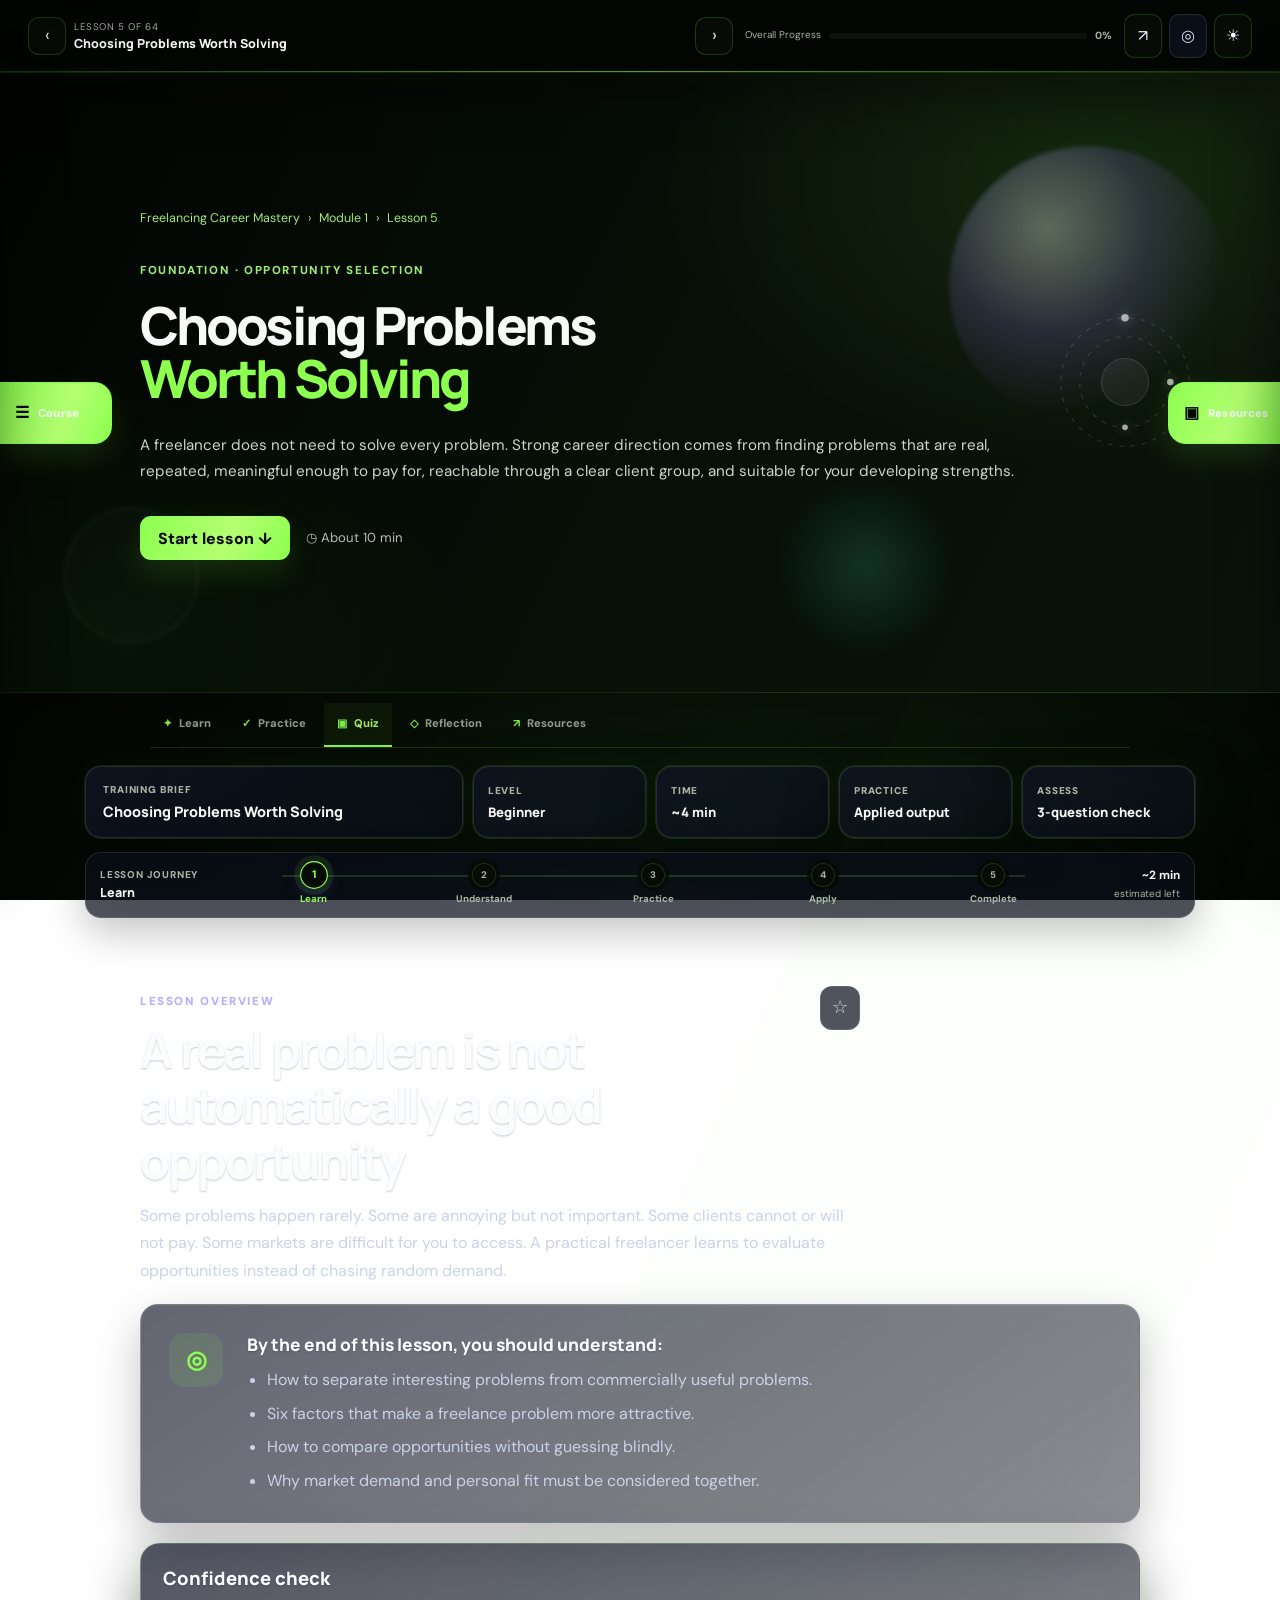
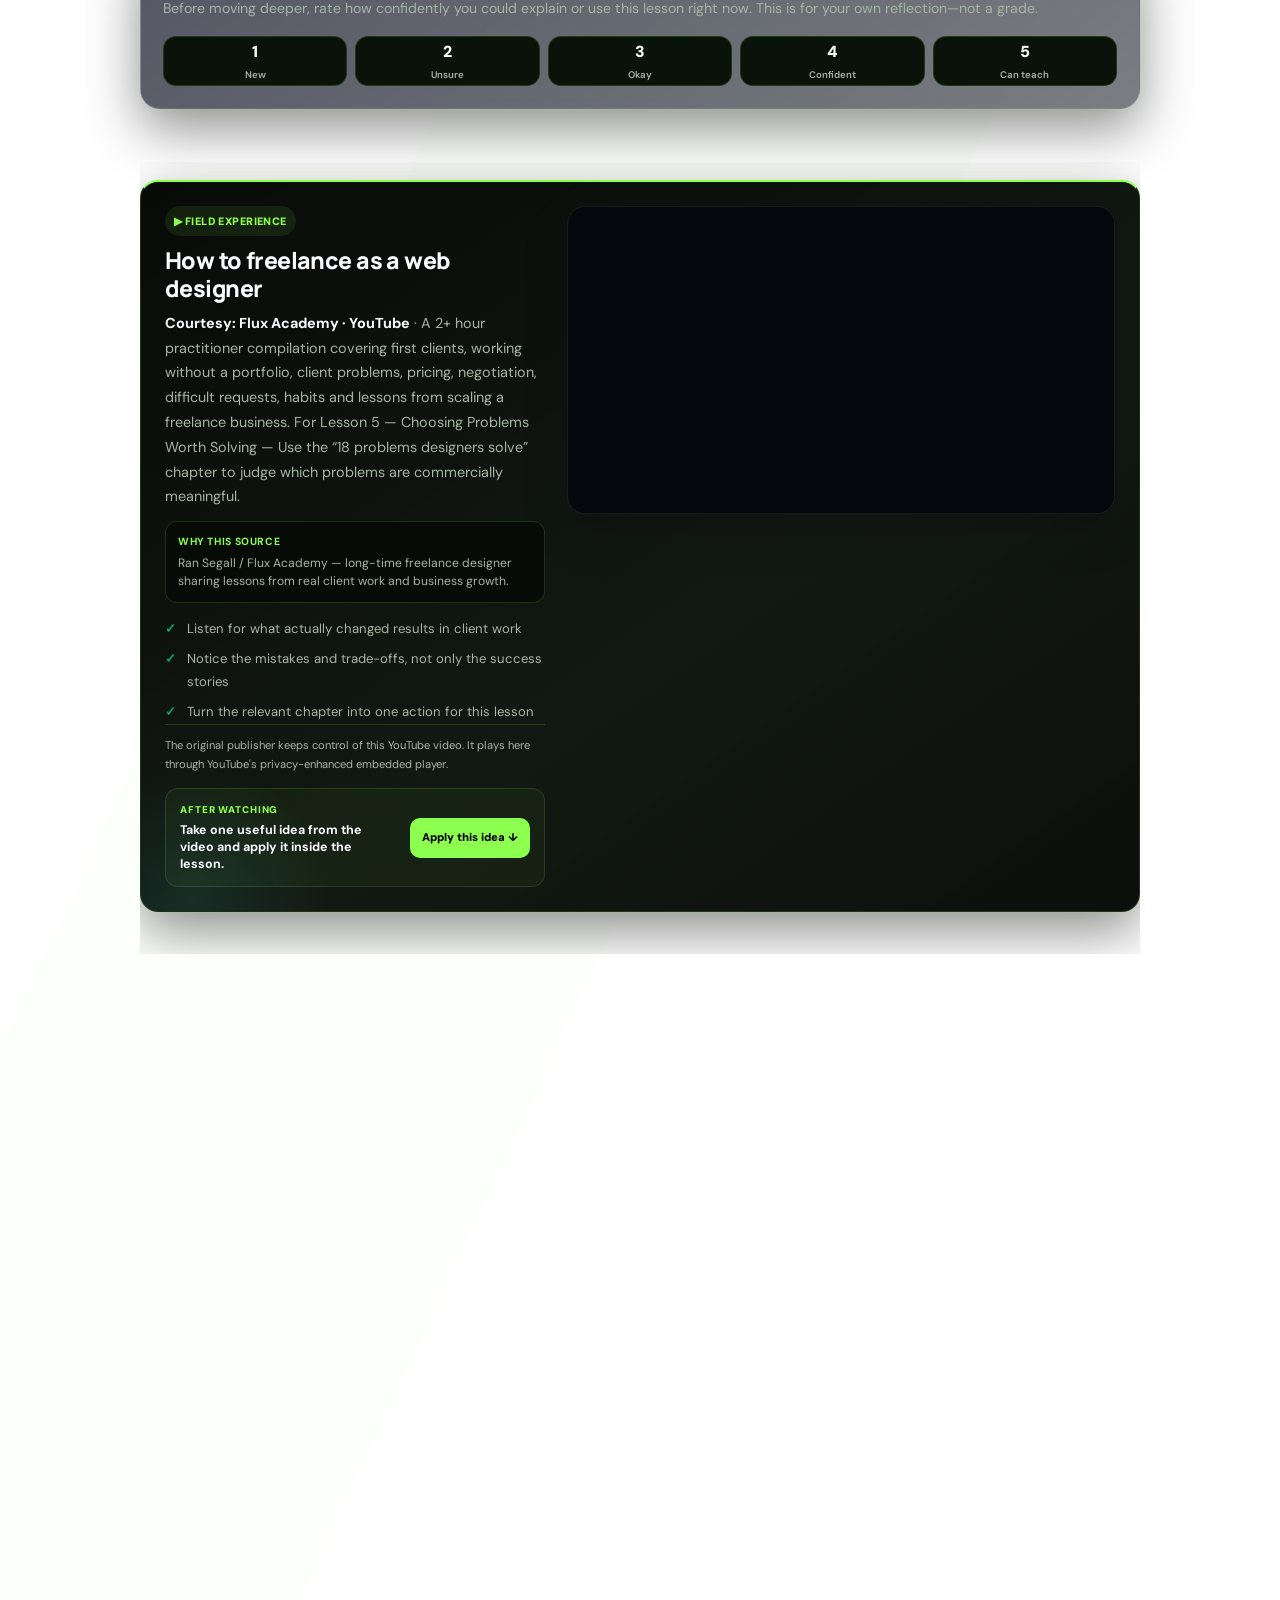
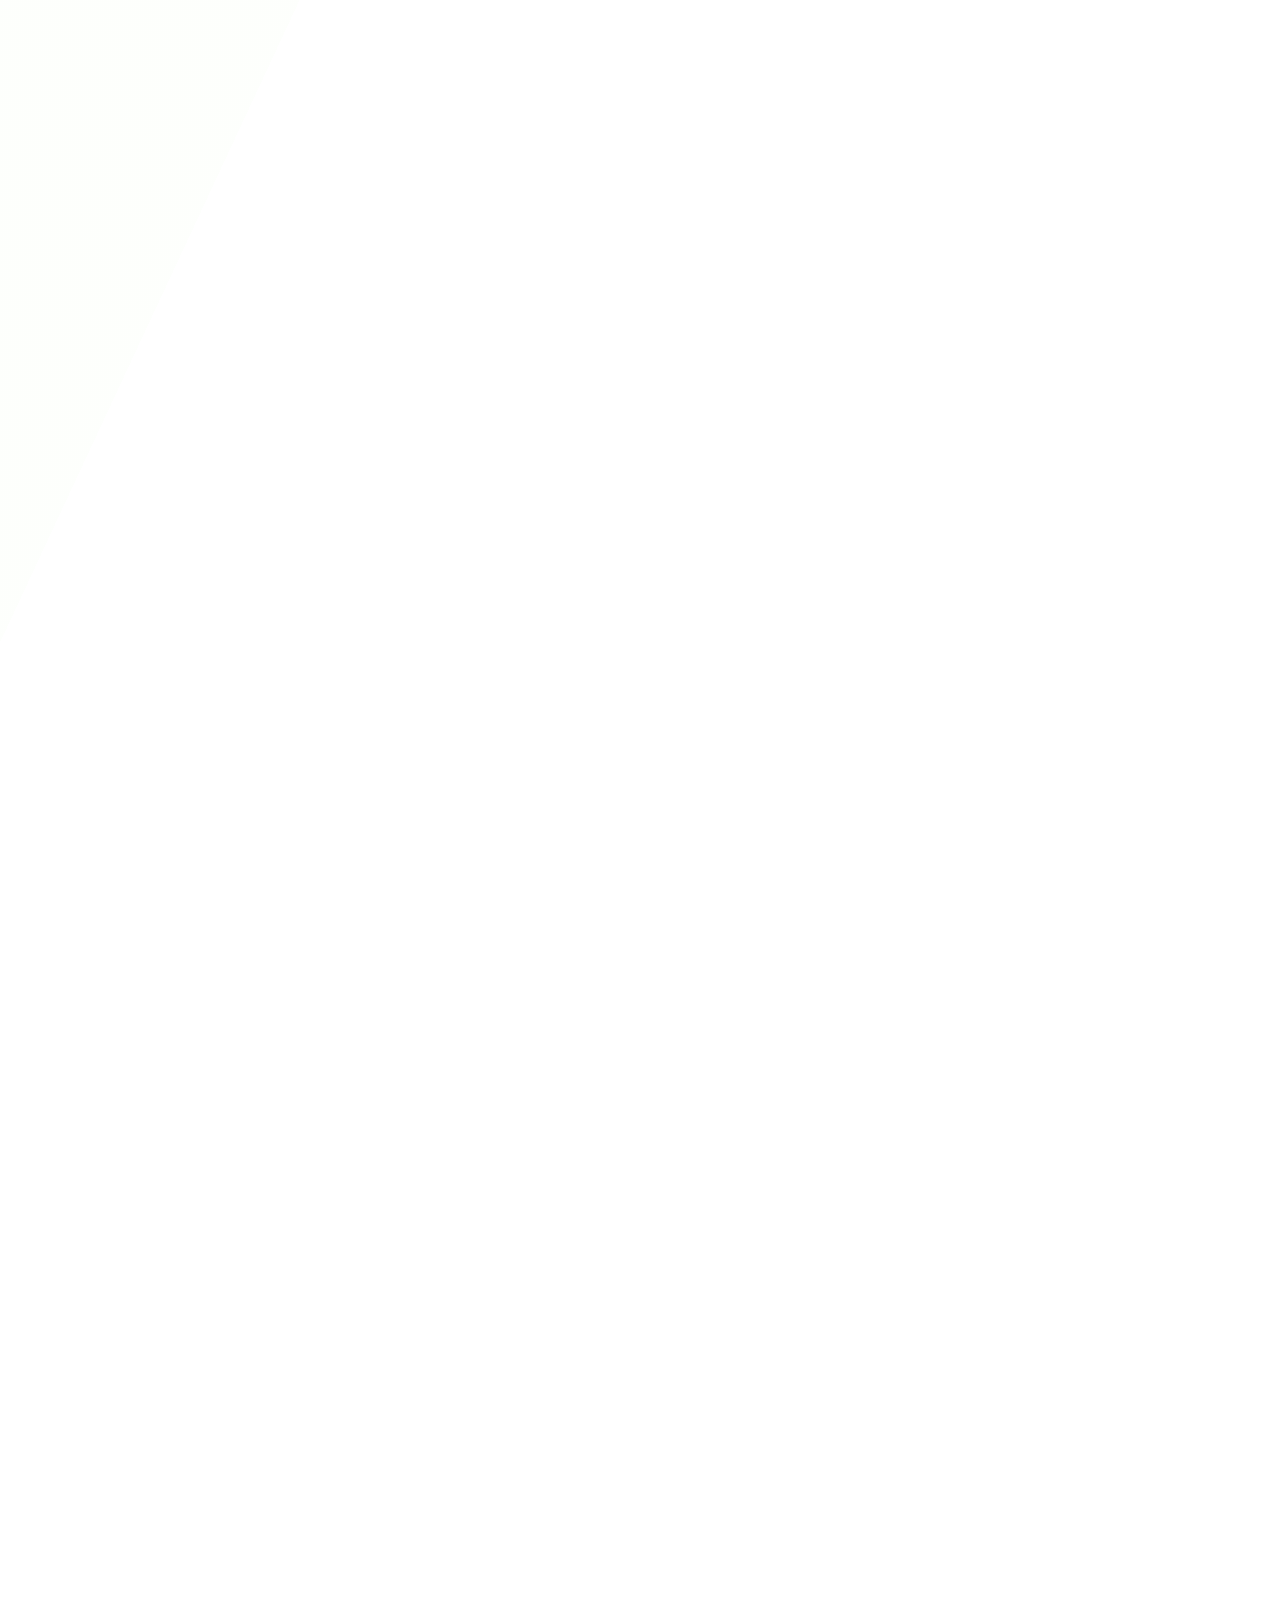
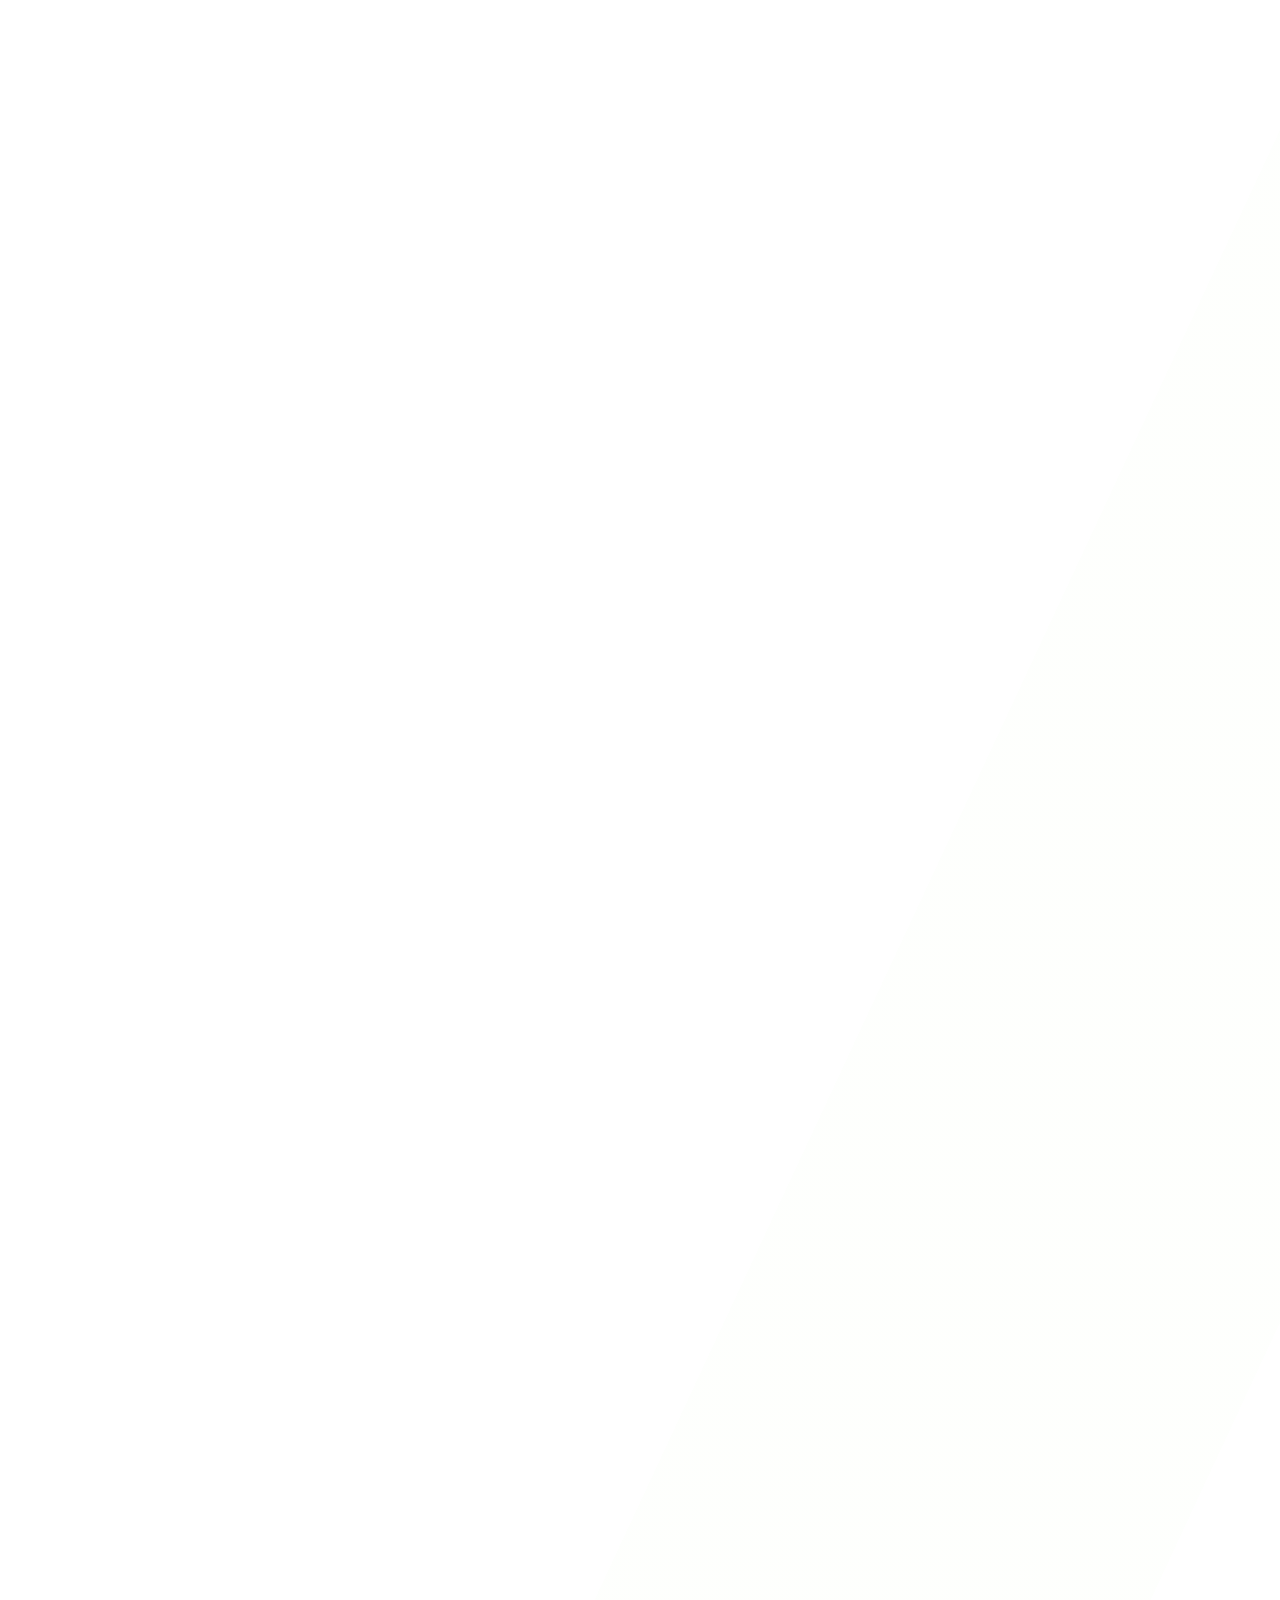
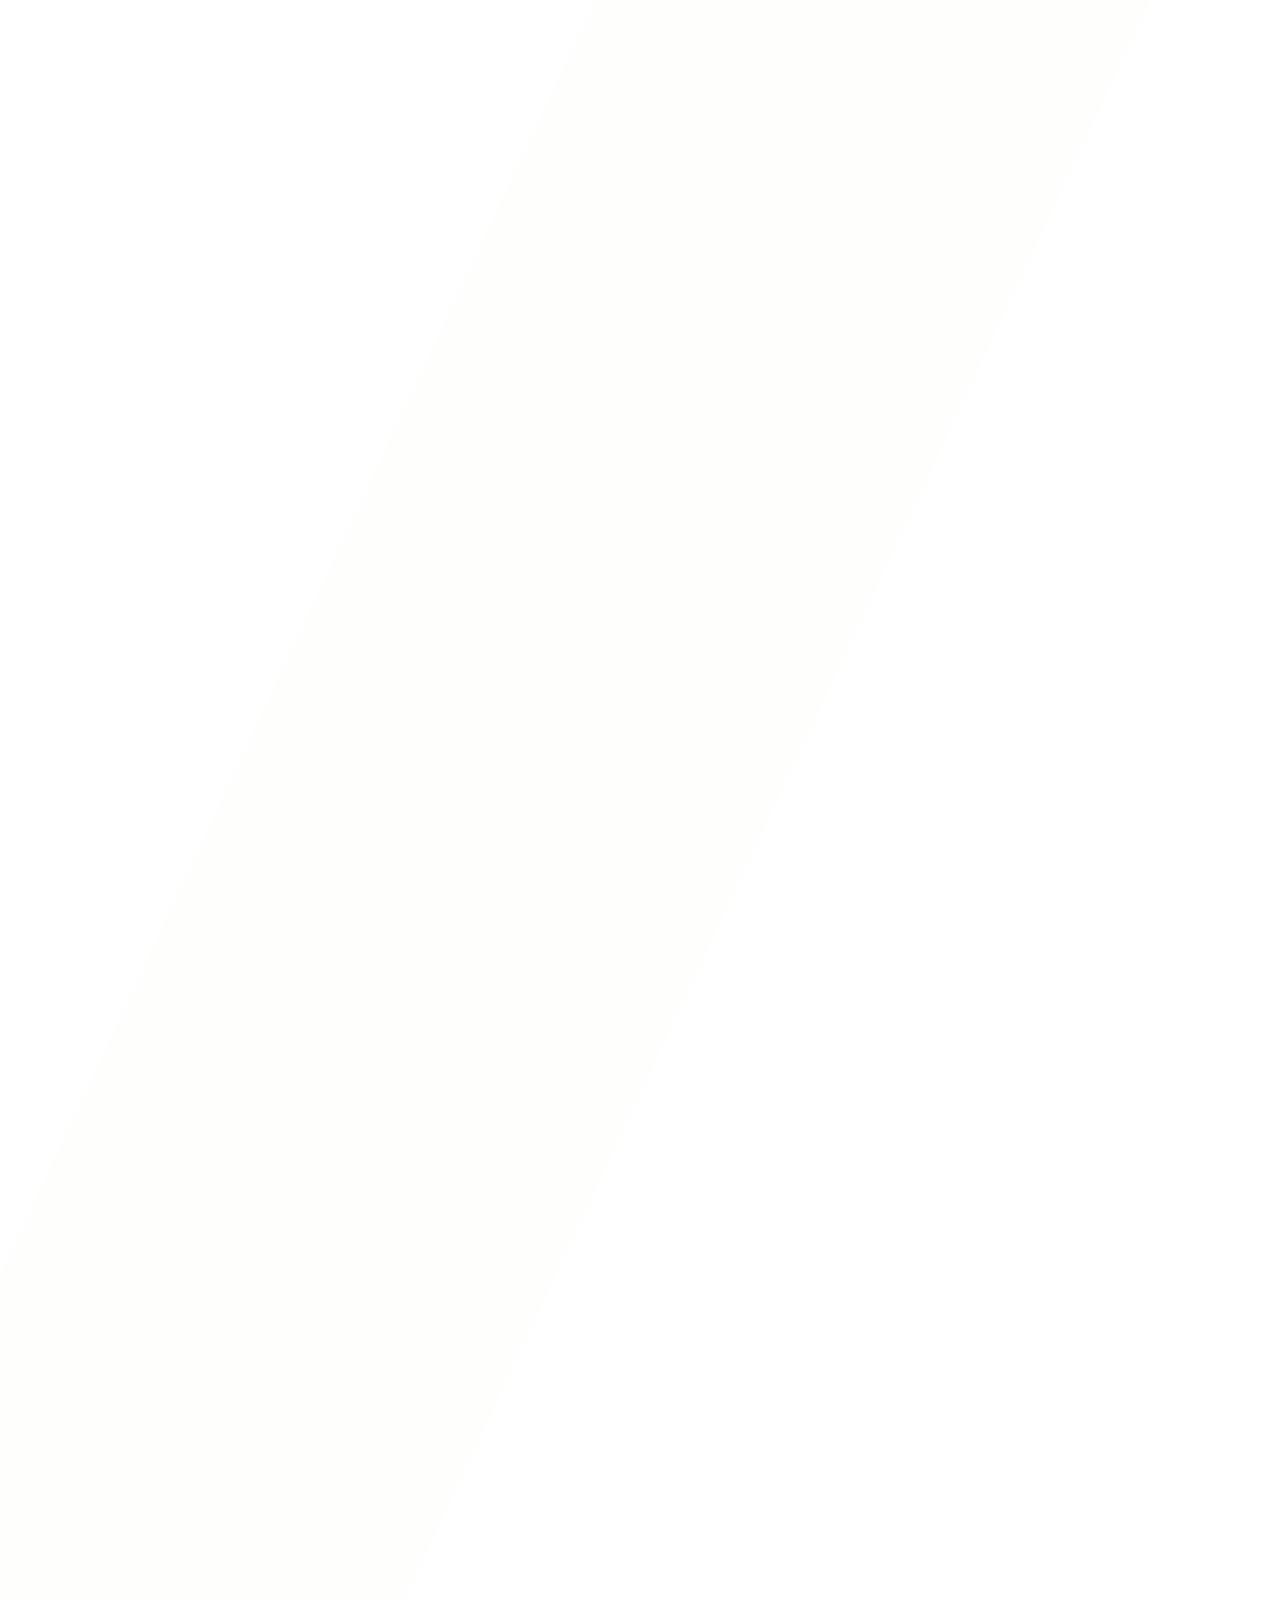
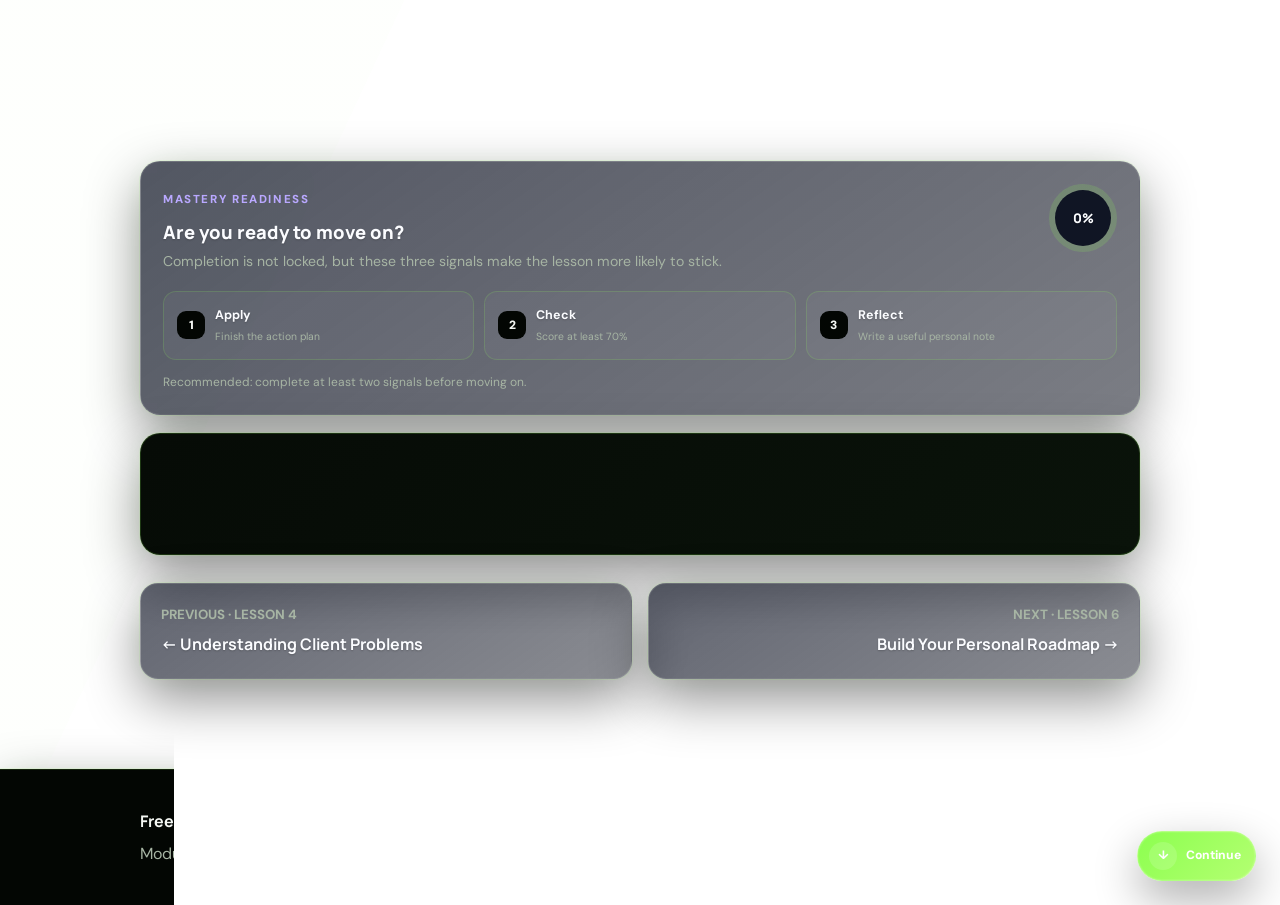
<file: lesson-05.html>
<!DOCTYPE html>
<html lang="en"><head><meta charset="UTF-8"/><meta name="viewport" content="width=device-width, initial-scale=1.0"/><meta name="description" content="Module 1 Lesson 5: learn how to evaluate freelance problems by demand, urgency, impact, budget, client access, and personal fit."/><meta name="theme-color" content="#6b50e8"/><title>Lesson 5 — Choosing Problems Worth Solving</title><link rel="preconnect" href="https://fonts.googleapis.com"><link rel="preconnect" href="https://fonts.gstatic.com" crossorigin><link href="https://fonts.googleapis.com/css2?family=DM+Sans:wght@400;500;600;700&family=Manrope:wght@600;700;800&display=swap" rel="stylesheet"><link rel="stylesheet" href="style.css"/><link rel="stylesheet" href="module1.css"/></head>
<body class="lesson-page" data-lesson="lesson-05" data-url="https://sonjibonbarua.github.io/Sure-Earning-Class-Lesson/lesson-05.html"><a class="skip-link" href="#lesson-content">Skip to lesson</a><div class="progress" id="progress"></div><div class="mobile-overlay" id="mobileOverlay"></div>
<aside class="sidebar" id="sidebar"><div class="sidebar-head"><a class="side-brand" href="index.html"><span class="logo-mark">F</span><span><strong>Career Mastery</strong><small>Module 1 · Foundation</small></span></a><button class="icon-btn close-menu" id="closeMenu">×</button></div><nav class="side-nav"><p class="nav-label">MODULE 1 · LESSONS</p><a class="course-link" href="lesson-01.html"><span>01</span><div><strong>Freelancing Explained</strong><small>Career, Business & Value</small></div></a><a class="course-link" href="lesson-02.html"><span>02</span><div><strong>Freelancer Mindset</strong><small>Problem Solver</small></div></a><a class="course-link" href="lesson-03.html"><span>03</span><div><strong>Skills & Services</strong><small>Client Value</small></div></a><a class="course-link" href="lesson-04.html"><span>04</span><div><strong>Client Problems</strong><small>Known vs Unknown</small></div></a><a class="course-link active" href="lesson-05.html"><span>05</span><div><strong>Problems Worth Solving</strong><small>Demand & Impact</small></div></a><a class="course-link" href="lesson-06.html"><span>06</span><div><strong>Personal Roadmap</strong><small>Build Your Path</small></div></a></nav><div class="sidebar-footer"><span class="status-dot"></span><span>Module 1 · Lesson 5</span></div></aside>
<div class="site-shell"><header class="topbar"><button class="icon-btn menu-btn" id="menuBtn">☰</button><div class="topbar-title"><span>Lesson 5</span><strong id="activeSectionLabel">Choosing Problems Worth Solving</strong></div><div class="top-actions"><button class="icon-btn" id="shareBtn">↗</button><button class="icon-btn theme-toggle" id="themeToggle">☾</button></div></header>
<main id="top"><section class="hero"><div class="hero-inner content-width"><div class="breadcrumb"><span>Freelancing Career Mastery</span><b>›</b><span>Module 1</span><b>›</b><span>Lesson 5</span></div><span class="eyebrow">FOUNDATION · OPPORTUNITY SELECTION</span><h1>Choosing Problems<br><span>Worth Solving</span></h1><p class="hero-copy">A freelancer does not need to solve every problem. Strong career direction comes from finding problems that are real, repeated, meaningful enough to pay for, reachable through a clear client group, and suitable for your developing strengths.</p><div class="hero-actions"><a class="primary-btn" href="#lesson-content">Start lesson ↓</a><span class="reading-time">◷ About 10 min</span></div></div></section>
<div class="lesson-layout content-width" id="lesson-content"><article class="lesson-main">
<section class="section reveal lesson-section" id="overview" data-section-title="Lesson overview"><div class="section-heading"><span class="section-tag">LESSON OVERVIEW</span><h2>A real problem is not automatically a good opportunity</h2><p>Some problems happen rarely. Some are annoying but not important. Some clients cannot or will not pay. Some markets are difficult for you to access. A practical freelancer learns to evaluate opportunities instead of chasing random demand.</p></div><div class="learning-goals"><div class="goal-icon">◎</div><div><h3>By the end of this lesson, you should understand:</h3><ul><li>How to separate interesting problems from commercially useful problems.</li><li>Six factors that make a freelance problem more attractive.</li><li>How to compare opportunities without guessing blindly.</li><li>Why market demand and personal fit must be considered together.</li></ul></div></div></section>
<section class="section reveal lesson-section" id="six-factors" data-section-title="Six evaluation factors"><div class="section-heading"><span class="section-tag">01 · OPPORTUNITY FILTER</span><h2>Evaluate the problem through six factors</h2></div><div class="decision-grid"><article class="decision-card"><small>FREQUENCY</small><h3>Does this problem happen often?</h3><p>Repeated problems can create repeated demand and make it easier to build a specialized service.</p></article><article class="decision-card"><small>URGENCY</small><h3>How soon does the client need it solved?</h3><p>Urgent problems are more likely to receive attention, budget, and faster decisions.</p></article><article class="decision-card"><small>IMPACT</small><h3>What does the problem affect?</h3><p>Problems connected to revenue, time, trust, risk, operations, or growth often matter more.</p></article><article class="decision-card"><small>BUDGET</small><h3>Can the client realistically pay?</h3><p>A painful problem with no practical budget may not support a sustainable freelance service.</p></article><article class="decision-card"><small>ACCESS</small><h3>Can you reach these clients?</h3><p>A good market is less useful if you have no realistic way to find, contact, or build trust with the buyers.</p></article><article class="decision-card"><small>FIT</small><h3>Can you become good at solving it?</h3><p>Your interest, learning speed, existing strengths, resources, and long-term goals matter too.</p></article></div></section>
<section class="section reveal lesson-section" id="scorecard" data-section-title="Simple scorecard"><div class="section-heading"><span class="section-tag">02 · SIMPLE SCORECARD</span><h2>Compare ideas instead of falling in love with one</h2><p>Use a simple 1–5 score for each factor. The score is not “scientific truth”; it forces you to think more clearly and research what you do not know.</p></div><article class="framework-card"><h3>Problem Opportunity Score</h3><div class="framework-steps" style="margin-top:16px"><div class="framework-step"><span>F</span><div><strong>Frequency · 1–5</strong><p>How often does the client experience this issue?</p></div></div><div class="framework-step"><span>U</span><div><strong>Urgency · 1–5</strong><p>How quickly does the client want a solution?</p></div></div><div class="framework-step"><span>I</span><div><strong>Impact · 1–5</strong><p>How meaningful is the business or operational effect?</p></div></div><div class="framework-step"><span>B</span><div><strong>Budget · 1–5</strong><p>How likely is the buyer to allocate money to solve it?</p></div></div><div class="framework-step"><span>A</span><div><strong>Access · 1–5</strong><p>Can you find and communicate with these buyers?</p></div></div><div class="framework-step"><span>P</span><div><strong>Personal Fit · 1–5</strong><p>Can you build the skill and enjoy doing the work repeatedly?</p></div></div></div><div class="inline-formula"><span>Better opportunity</span> = meaningful demand + reachable buyer + realistic fit</div></article></section>
<section class="section reveal lesson-section" id="examples" data-section-title="Example comparison"><div class="section-heading"><span class="section-tag">03 · EXAMPLE COMPARISON</span><h2>Graphic design: two possible problems</h2></div><article class="example-card"><h3>Compare two directions</h3><div class="example-row"><small>OPTION A</small><span>“People sometimes want a random birthday poster.” Demand exists, but urgency, repeatability, and business budget may vary widely.</span></div><div class="example-row"><small>OPTION B</small><span>“Small ecommerce brands need regular promotional creatives for campaigns.” The problem can repeat, affects marketing, has clearer business context, and the buyers are easier to define.</span></div><div class="example-row"><small>LESSON</small><span>Option B is not automatically perfect, but it gives you clearer research questions: Which brands? What campaigns? How often? What formats? What current pain? What budget?</span></div></article></section>
<section class="section reveal lesson-section" id="research" data-section-title="Validate before committing"><div class="section-heading"><span class="section-tag">04 · VALIDATION</span><h2>Research before you build your whole career around an assumption</h2></div><div class="framework-steps"><div class="framework-step"><span>1</span><div><strong>Observe actual client language.</strong><p>Look at job posts, communities, business websites, public requests, and conversations. Notice repeated words, needs, complaints, and desired outcomes.</p></div></div><div class="framework-step"><span>2</span><div><strong>Study existing providers.</strong><p>If many professionals sell a service, that can signal demand. Study how they position, package, price, and prove their work.</p></div></div><div class="framework-step"><span>3</span><div><strong>Talk to potential buyers when possible.</strong><p>Ask what they struggle with, what they currently do, what they have tried, and what makes a provider trustworthy.</p></div></div><div class="framework-step"><span>4</span><div><strong>Run small tests.</strong><p>Create sample work, publish useful content, send thoughtful outreach, or offer a limited pilot. Real responses teach more than endless assumptions.</p></div></div></div></section>
<section class="section reveal lesson-section" id="mistakes" data-section-title="Common mistakes"><div class="section-heading"><span class="section-tag">05 · COMMON MISTAKES</span><h2>Do not confuse noise with opportunity</h2></div><div class="mistake-grid"><article class="mistake-card"><span>×</span><h3>Choosing only by trend</h3><p>A topic can be popular online without producing a clear, sustainable buyer need for you.</p></article><article class="mistake-card"><span>×</span><h3>Ignoring buyer access</h3><p>A valuable problem can still be hard to monetize if you cannot realistically reach the decision-maker.</p></article><article class="mistake-card"><span>×</span><h3>Assuming high pain means high budget</h3><p>Some people have serious problems but limited ability to pay. Market sustainability matters.</p></article><article class="mistake-card"><span>×</span><h3>Ignoring your own fit</h3><p>Chasing a market you hate working in can create poor performance and burnout even if demand exists.</p></article></div></section>
<section class="section reveal lesson-section" id="action" data-section-title="Action plan"><div class="section-heading"><span class="section-tag">06 · ACTION PLAN</span><h2>Score three possible client problems</h2></div><div class="action-list"><label class="action-item"><input type="checkbox" data-check="three"><span><strong>Write three problems connected to your current or intended skill.</strong><small>Keep them client-specific, not broad categories.</small></span></label><label class="action-item"><input type="checkbox" data-check="score"><span><strong>Score each from 1–5 on the six factors.</strong><small>Frequency, urgency, impact, budget, access, and fit.</small></span></label><label class="action-item"><input type="checkbox" data-check="research"><span><strong>Choose the top one and identify what you still need to research.</strong><small>Write three unanswered questions instead of pretending you already know the market.</small></span></label></div><p id="checkCount" style="color:var(--muted);margin-top:12px"></p></section>
<section class="section reveal lesson-section" id="quiz" data-section-title="Knowledge check"><div class="section-heading"><span class="section-tag">07 · KNOWLEDGE CHECK</span><h2>Evaluate opportunities</h2></div><div class="quiz-list"><article class="quiz-card" data-correct="b"><fieldset><legend>1. Which is NOT enough by itself to make a good freelance opportunity?</legend><label class="quiz-option"><input type="radio" name="q1" value="a"> Repeatable demand</label><label class="quiz-option"><input type="radio" name="q1" value="b"> The problem sounds interesting to you</label><label class="quiz-option"><input type="radio" name="q1" value="c"> Reachable buyers with a meaningful need</label></fieldset><div class="quiz-feedback">Interest matters for fit, but a sustainable opportunity also needs real buyer demand and access.</div></article><article class="quiz-card" data-correct="c"><fieldset><legend>2. Why does client access matter?</legend><label class="quiz-option"><input type="radio" name="q2" value="a"> Because every client must use social media</label><label class="quiz-option"><input type="radio" name="q2" value="b"> Because access guarantees a sale</label><label class="quiz-option"><input type="radio" name="q2" value="c"> Because you need a realistic way to reach and build trust with buyers</label></fieldset><div class="quiz-feedback">A valuable market is difficult to serve if you cannot reach the people who buy the solution.</div></article><article class="quiz-card" data-correct="a"><fieldset><legend>3. What is the best use of the 1–5 scorecard?</legend><label class="quiz-option"><input type="radio" name="q3" value="a"> To structure thinking and reveal what needs research</label><label class="quiz-option"><input type="radio" name="q3" value="b"> To mathematically guarantee success</label><label class="quiz-option"><input type="radio" name="q3" value="c"> To avoid talking to real clients</label></fieldset><div class="quiz-feedback">The scorecard is a decision aid, not a guarantee. Real-world validation still matters.</div></article></div><div class="quiz-submit-row"><button class="quiz-submit" id="quizSubmit">Check answers</button><span id="quizResult" class="quiz-result"></span></div></section>
<section class="section reveal lesson-section" id="notes" data-section-title="My notes"><div class="lesson-note"><span class="section-tag">OPPORTUNITY NOTES</span><h2>Record your top problem candidate</h2><textarea id="lessonNote" placeholder="Problem: ...\nClient: ...\nWhy it matters: ...\nWhat I still need to validate: ..."></textarea><small id="noteStatus" style="color:var(--muted)">Saved automatically on this device.</small></div></section>
<section class="lesson-complete-panel reveal" id="completion"><div><h2 id="completionTitle"></h2><p id="completionText"></p></div><button class="lesson-complete-btn" id="completeBtn">Mark lesson complete</button></section><nav class="prev-next"><a class="nav-lesson" href="lesson-04.html"><small>PREVIOUS · LESSON 4</small><strong>← Understanding Client Problems</strong></a><a class="nav-lesson next" href="lesson-06.html"><small>NEXT · LESSON 6</small><strong>Build Your Personal Roadmap →</strong></a></nav>
</article><aside class="lesson-outline"><div class="outline-card"><p class="nav-label">ON THIS PAGE</p><a href="#overview" class="outline-link active">Overview</a><a href="#six-factors" class="outline-link">Six factors</a><a href="#scorecard" class="outline-link">Scorecard</a><a href="#examples" class="outline-link">Example</a><a href="#research" class="outline-link">Validation</a><a href="#mistakes" class="outline-link">Mistakes</a><a href="#quiz" class="outline-link">Knowledge check</a><div class="outline-tools"><button id="printBtn">Print / Save PDF</button><button id="copyLinkBtn">Copy lesson link</button></div></div></aside></div></main><footer><div class="content-width footer-inner"><div><strong>Freelancing Career Mastery</strong><p>Module 1 · Lesson 5</p></div><div class="footer-links"><button id="footerShare">Share</button><a href="index.html">Course dashboard</a></div></div></footer></div><div class="toast" id="toast"></div><script src="lesson-core.js"></script></body></html>
</file>
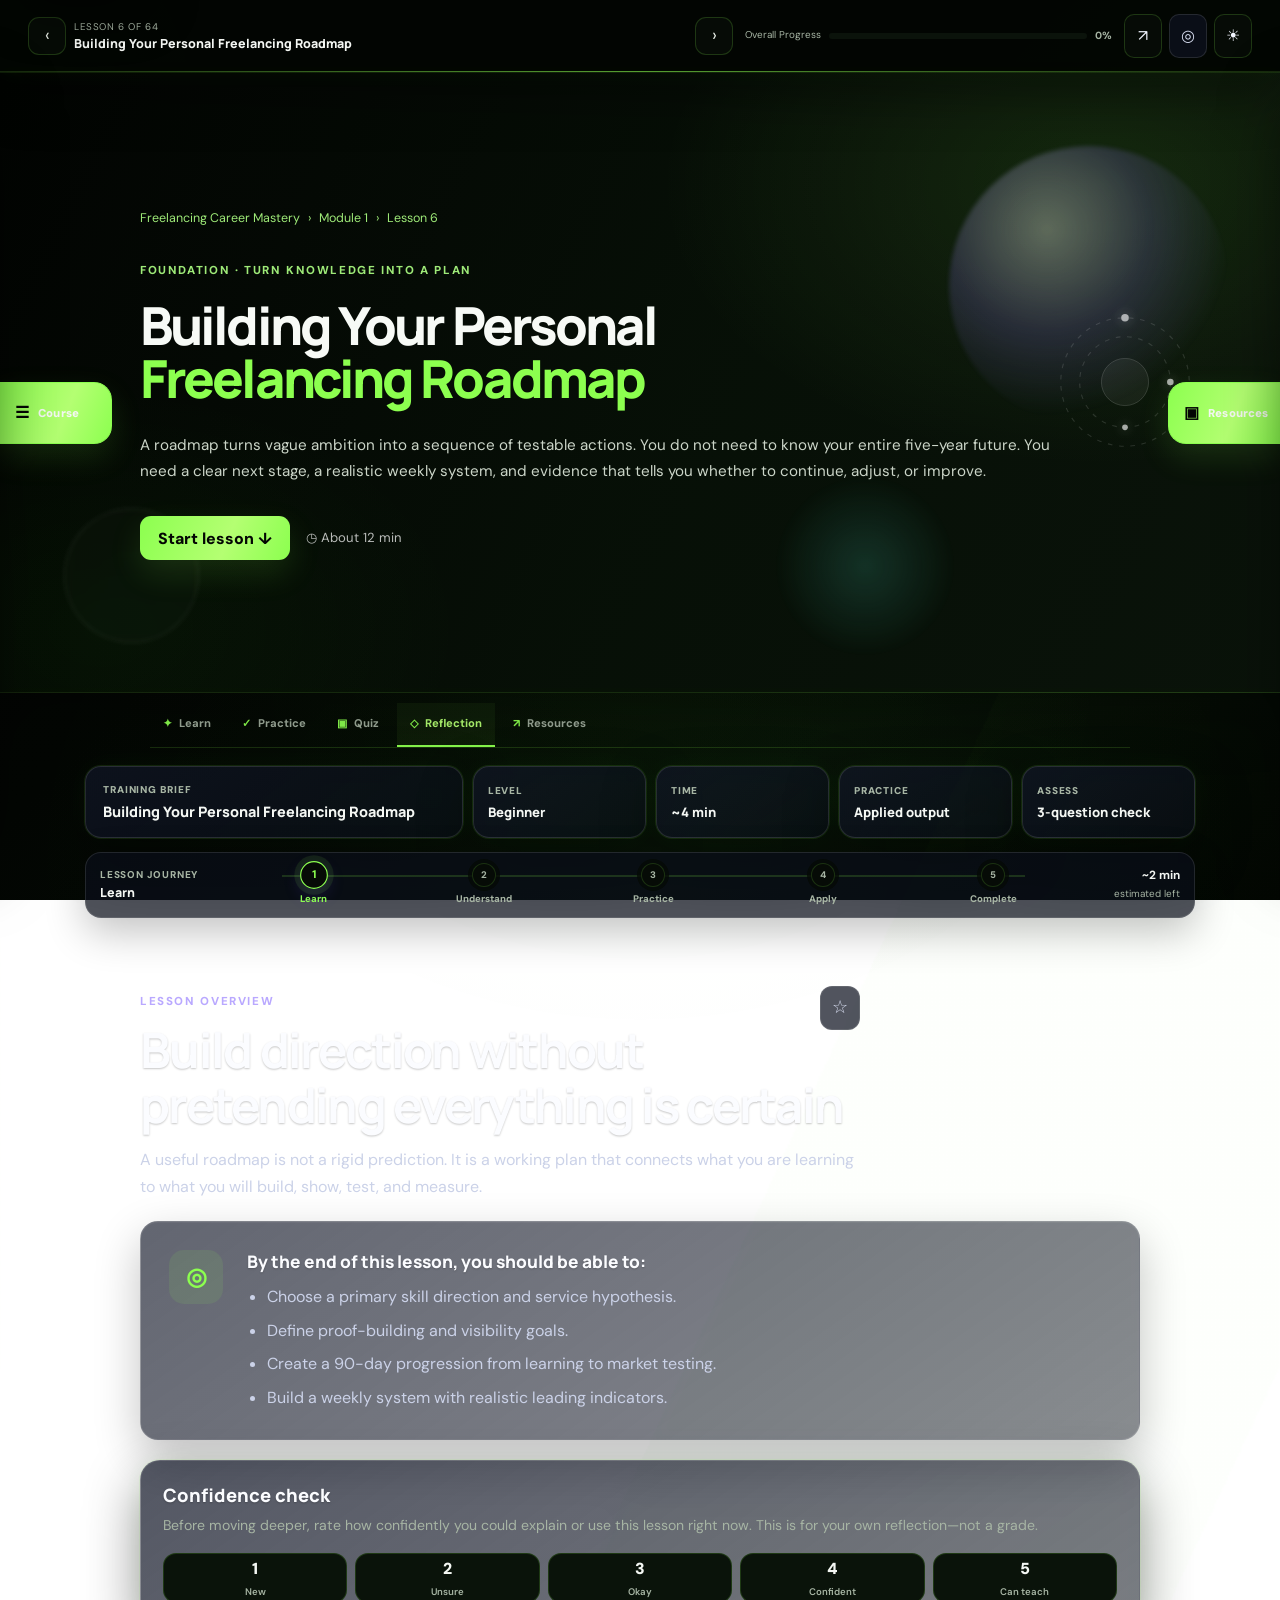
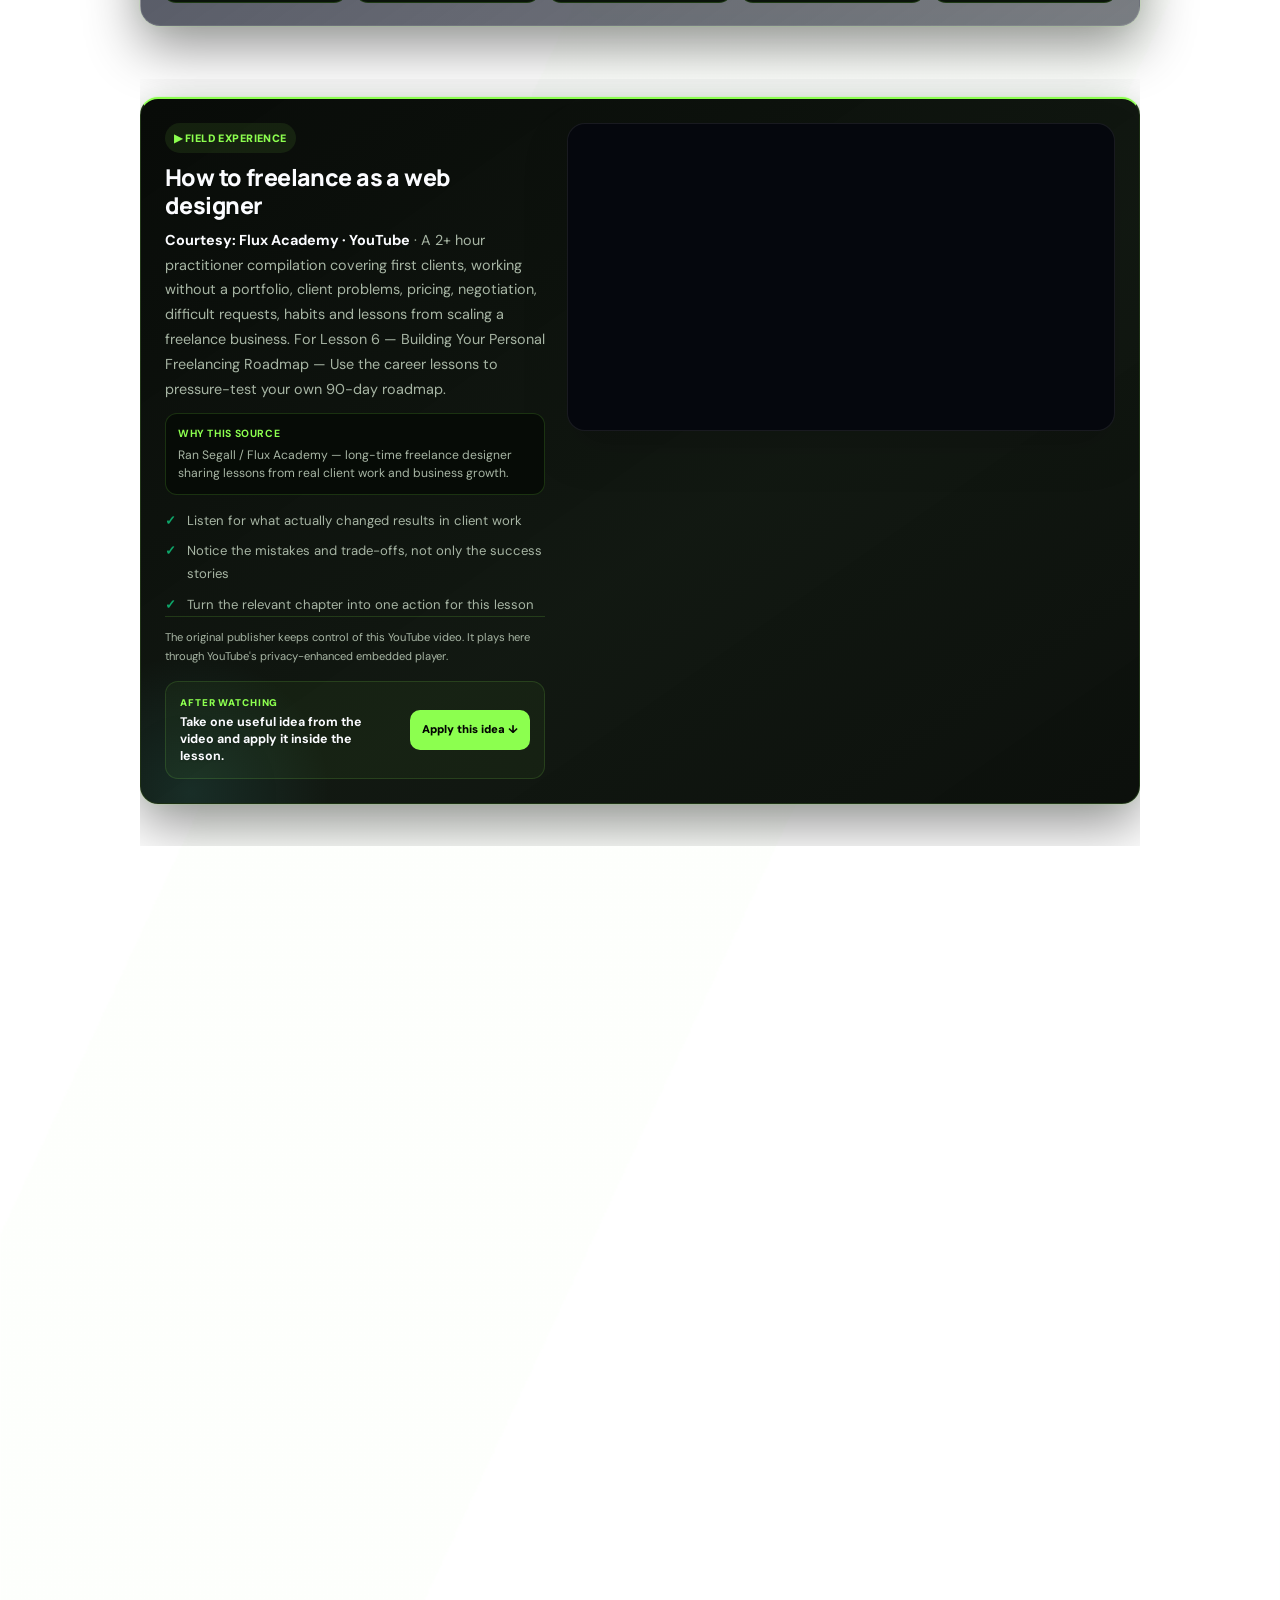
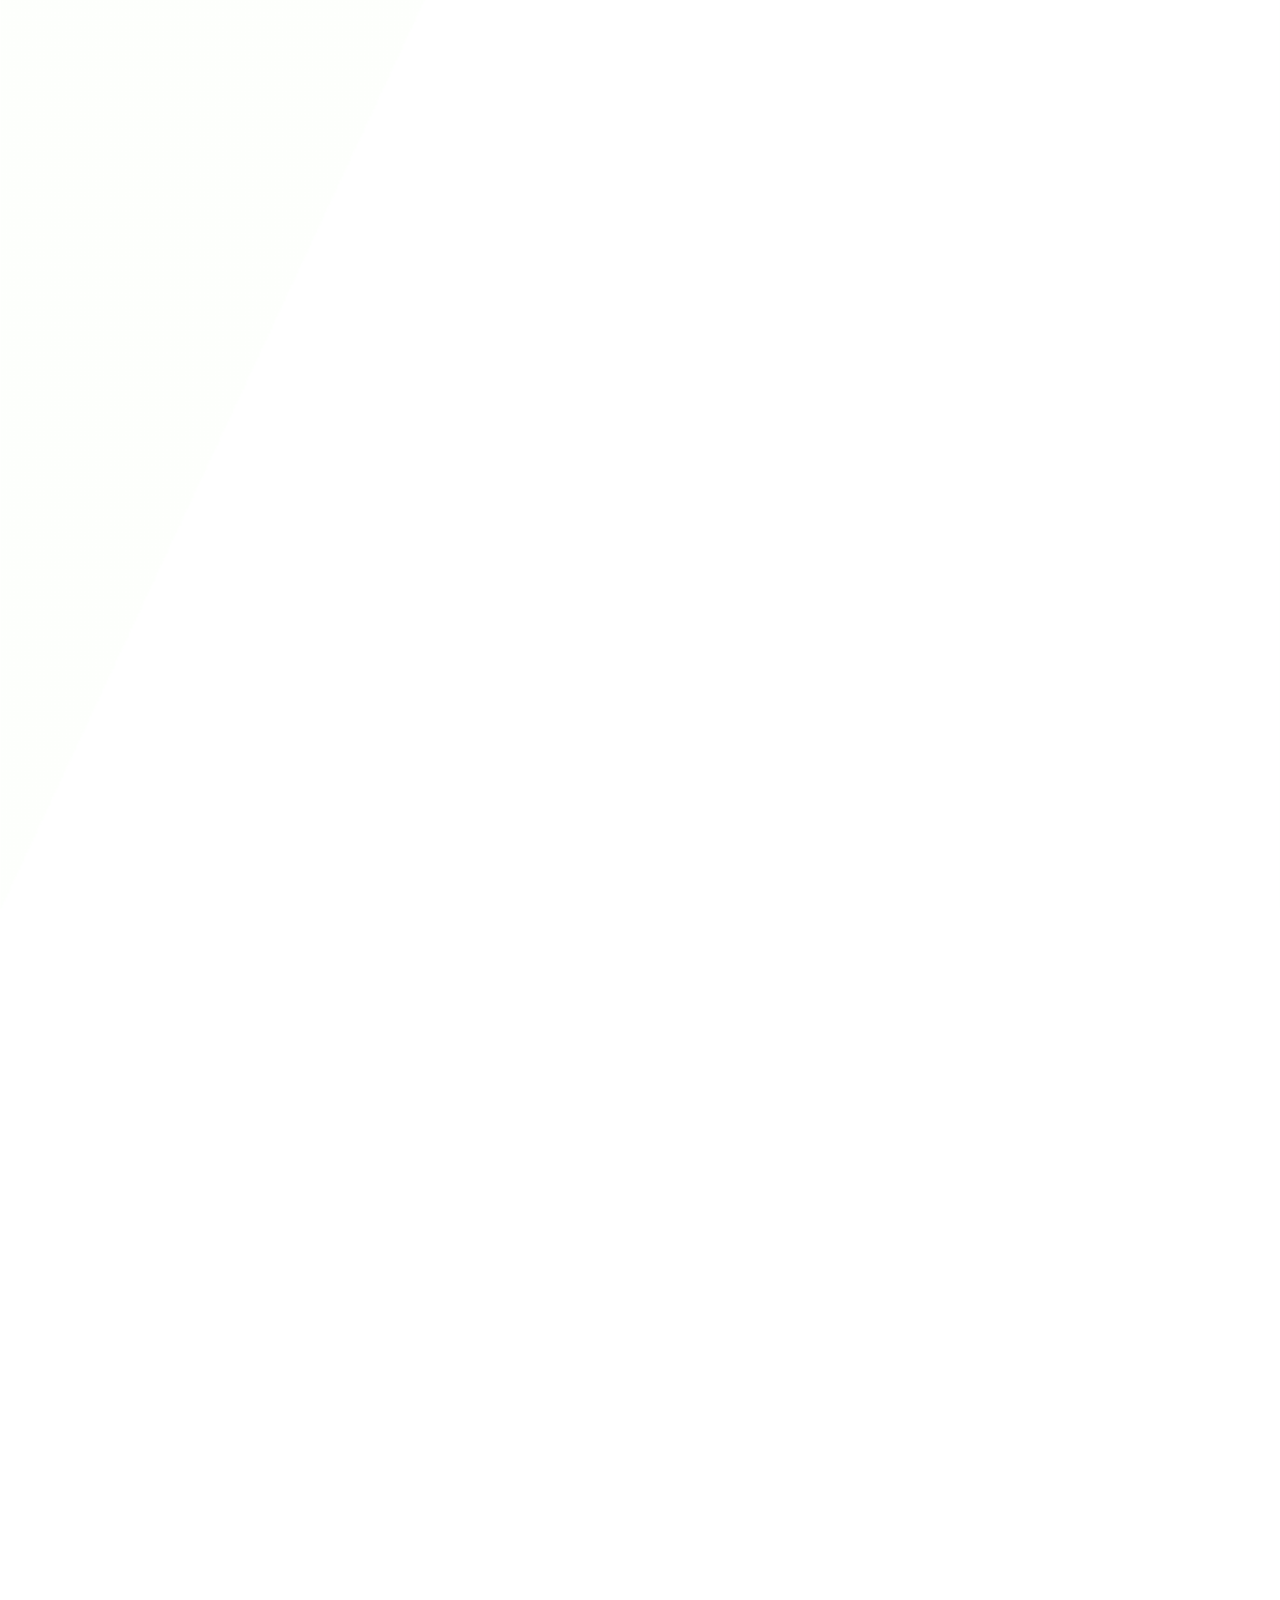
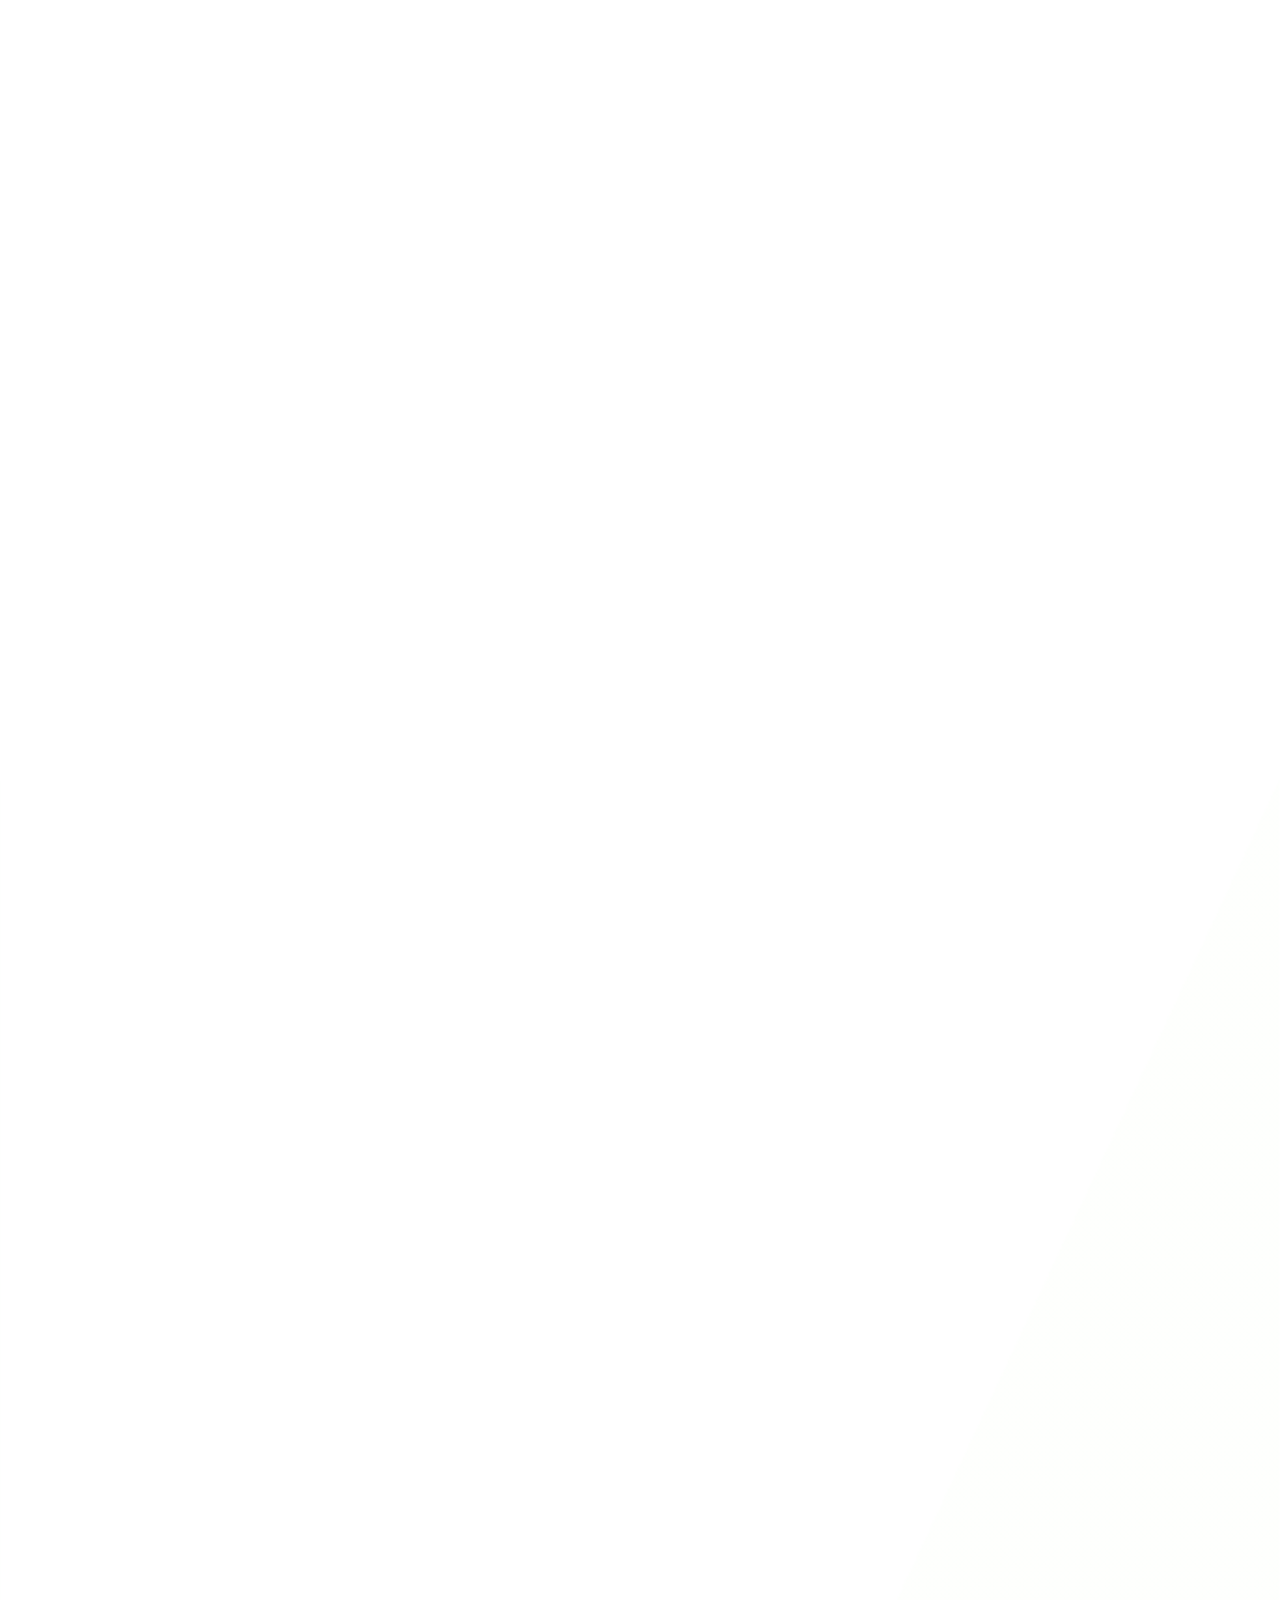
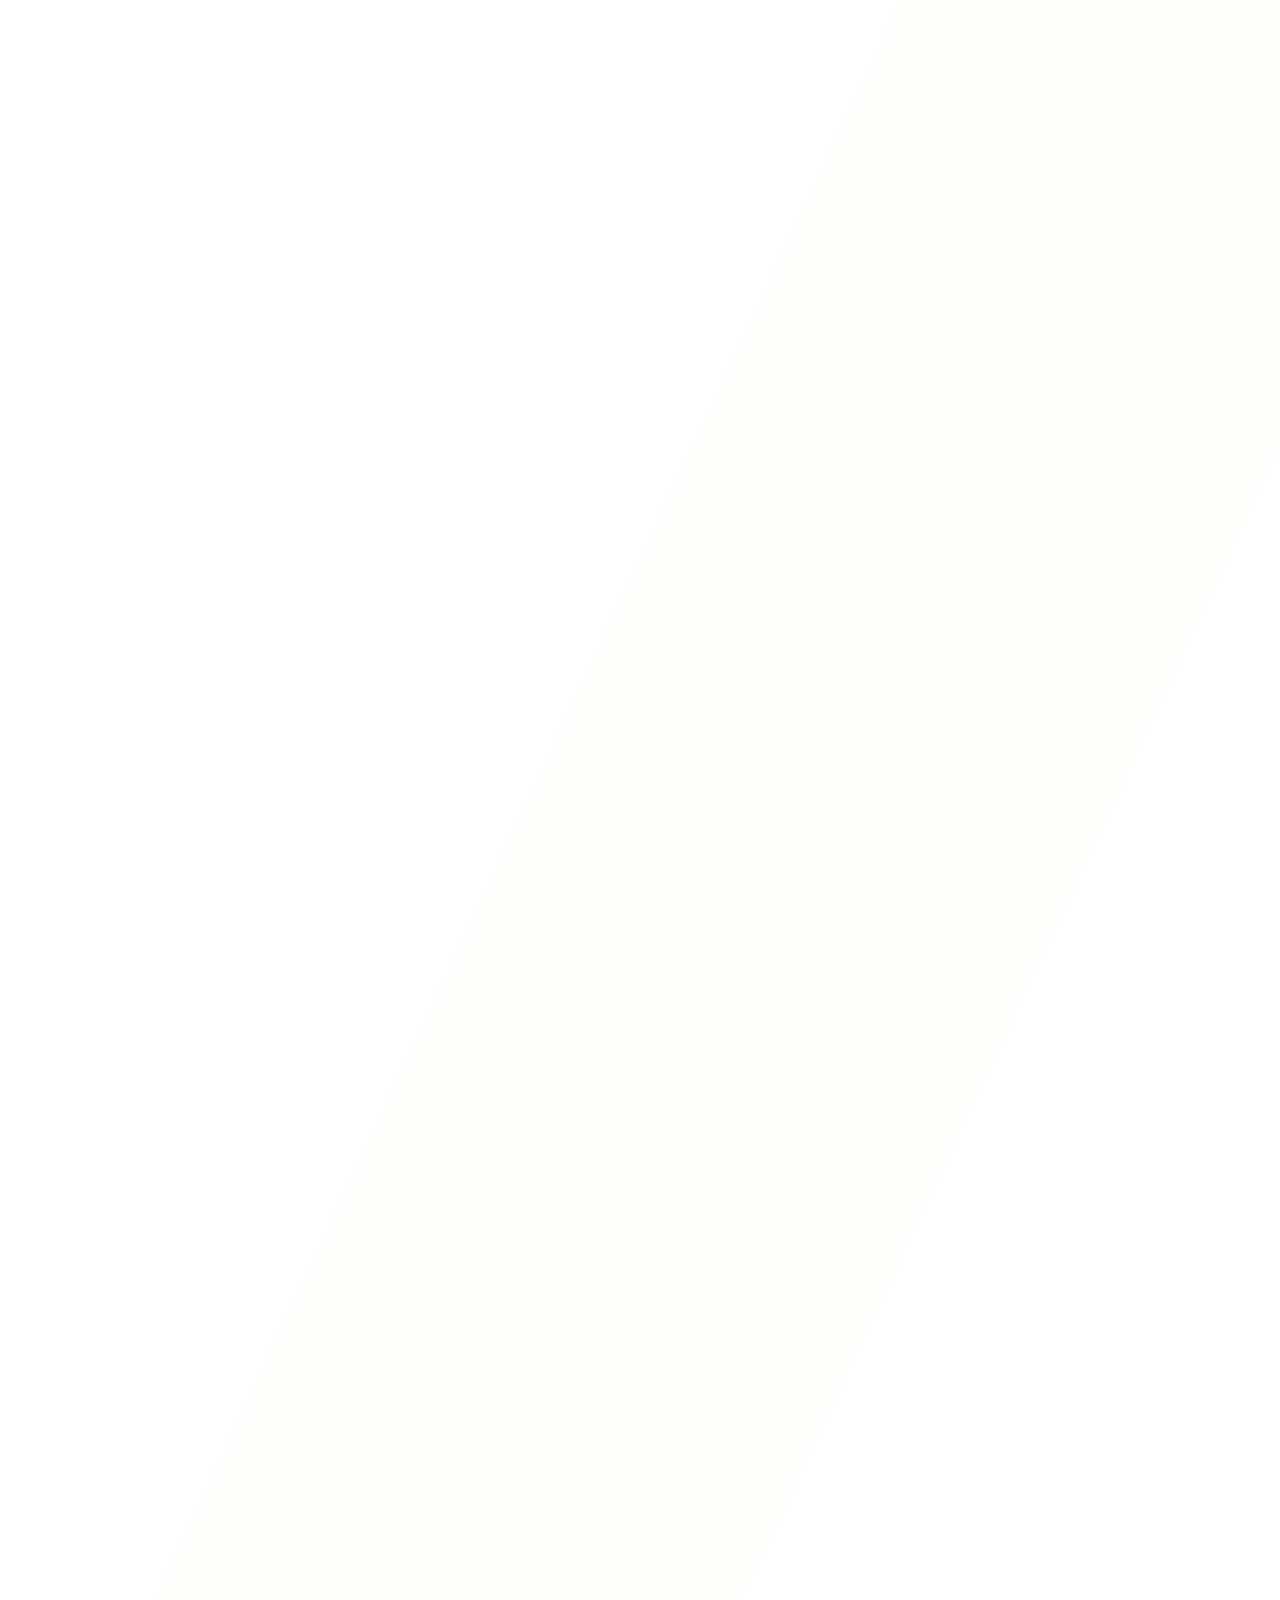
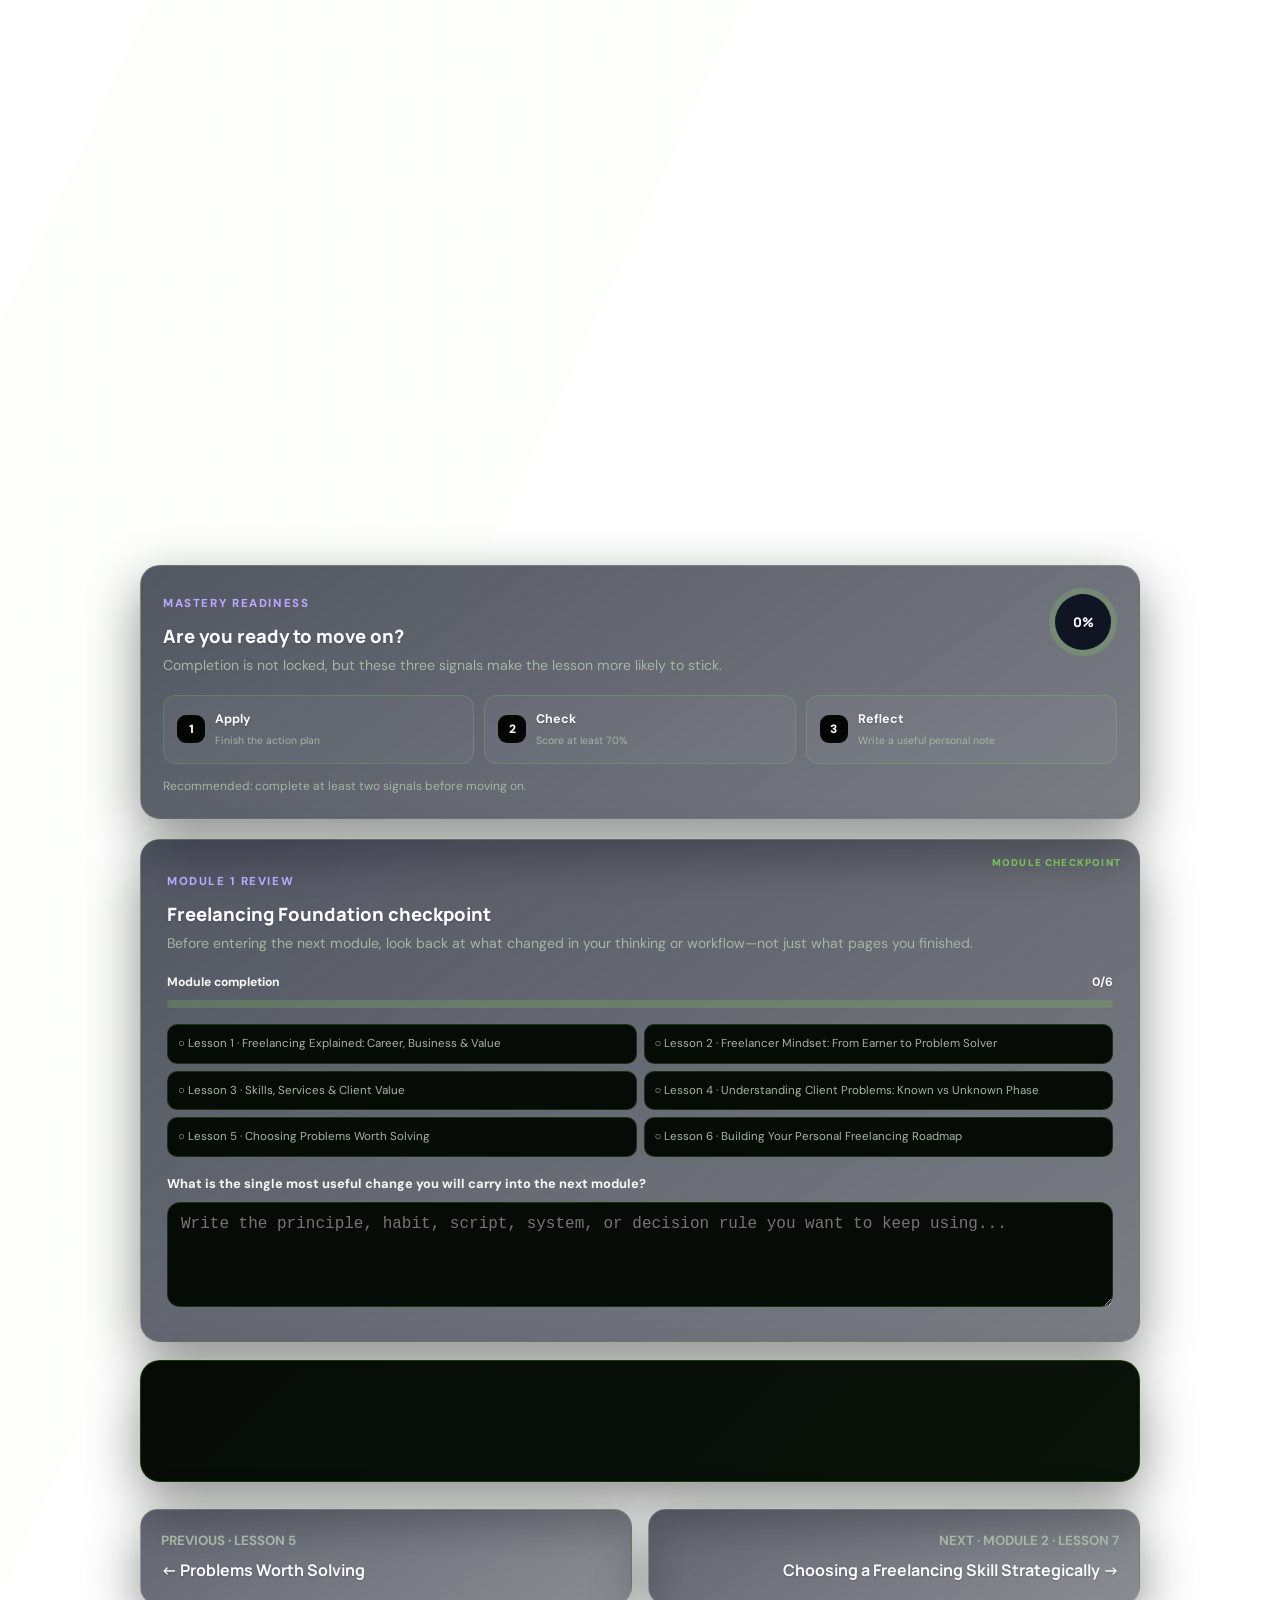
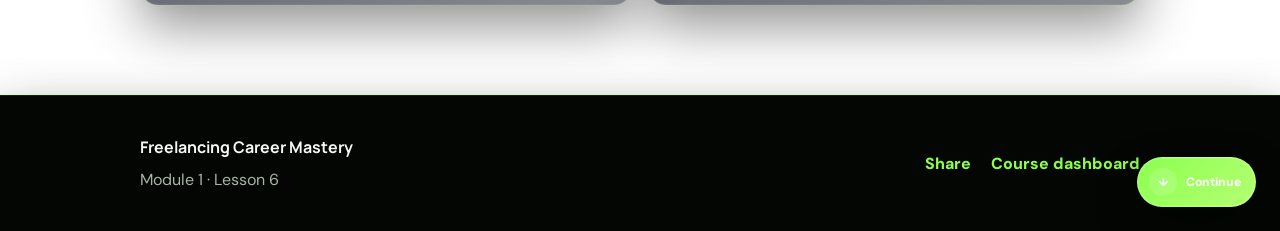
<file: lesson-06.html>
<!DOCTYPE html>
<html lang="en"><head><meta charset="UTF-8"/><meta name="viewport" content="width=device-width, initial-scale=1.0"/><meta name="description" content="Module 1 Lesson 6: build a practical personal freelancing roadmap with skill, service, proof, visibility, client acquisition, weekly systems, and 90-day milestones."/><meta name="theme-color" content="#6b50e8"/><title>Lesson 6 — Building Your Personal Freelancing Roadmap</title><link rel="preconnect" href="https://fonts.googleapis.com"><link rel="preconnect" href="https://fonts.gstatic.com" crossorigin><link href="https://fonts.googleapis.com/css2?family=DM+Sans:wght@400;500;600;700&family=Manrope:wght@600;700;800&display=swap" rel="stylesheet"><link rel="stylesheet" href="style.css"/><link rel="stylesheet" href="module1.css"/></head>
<body class="lesson-page" data-lesson="lesson-06" data-url="https://sonjibonbarua.github.io/Sure-Earning-Class-Lesson/lesson-06.html"><a class="skip-link" href="#lesson-content">Skip to lesson</a><div class="progress" id="progress"></div><div class="mobile-overlay" id="mobileOverlay"></div>
<aside class="sidebar" id="sidebar"><div class="sidebar-head"><a class="side-brand" href="index.html"><span class="logo-mark">F</span><span><strong>Career Mastery</strong><small>Module 1 · Foundation</small></span></a><button class="icon-btn close-menu" id="closeMenu">×</button></div><nav class="side-nav"><p class="nav-label">MODULE 1 · LESSONS</p><a class="course-link" href="lesson-01.html"><span>01</span><div><strong>Freelancing Explained</strong><small>Career, Business & Value</small></div></a><a class="course-link" href="lesson-02.html"><span>02</span><div><strong>Freelancer Mindset</strong><small>Problem Solver</small></div></a><a class="course-link" href="lesson-03.html"><span>03</span><div><strong>Skills & Services</strong><small>Client Value</small></div></a><a class="course-link" href="lesson-04.html"><span>04</span><div><strong>Client Problems</strong><small>Known vs Unknown</small></div></a><a class="course-link" href="lesson-05.html"><span>05</span><div><strong>Problems Worth Solving</strong><small>Demand & Impact</small></div></a><a class="course-link active" href="lesson-06.html"><span>06</span><div><strong>Personal Roadmap</strong><small>Build Your Path</small></div></a></nav><div class="sidebar-footer"><span class="status-dot"></span><span>Module 1 · Lesson 6</span></div></aside>
<div class="site-shell"><header class="topbar"><button class="icon-btn menu-btn" id="menuBtn">☰</button><div class="topbar-title"><span>Lesson 6</span><strong id="activeSectionLabel">Personal Freelancing Roadmap</strong></div><div class="top-actions"><button class="icon-btn" id="shareBtn">↗</button><button class="icon-btn theme-toggle" id="themeToggle">☾</button></div></header>
<main id="top"><section class="hero"><div class="hero-inner content-width"><div class="breadcrumb"><span>Freelancing Career Mastery</span><b>›</b><span>Module 1</span><b>›</b><span>Lesson 6</span></div><span class="eyebrow">FOUNDATION · TURN KNOWLEDGE INTO A PLAN</span><h1>Building Your Personal<br><span>Freelancing Roadmap</span></h1><p class="hero-copy">A roadmap turns vague ambition into a sequence of testable actions. You do not need to know your entire five-year future. You need a clear next stage, a realistic weekly system, and evidence that tells you whether to continue, adjust, or improve.</p><div class="hero-actions"><a class="primary-btn" href="#lesson-content">Start lesson ↓</a><span class="reading-time">◷ About 12 min</span></div></div></section>
<div class="lesson-layout content-width" id="lesson-content"><article class="lesson-main">
<section class="section reveal lesson-section" id="overview" data-section-title="Lesson overview"><div class="section-heading"><span class="section-tag">LESSON OVERVIEW</span><h2>Build direction without pretending everything is certain</h2><p>A useful roadmap is not a rigid prediction. It is a working plan that connects what you are learning to what you will build, show, test, and measure.</p></div><div class="learning-goals"><div class="goal-icon">◎</div><div><h3>By the end of this lesson, you should be able to:</h3><ul><li>Choose a primary skill direction and service hypothesis.</li><li>Define proof-building and visibility goals.</li><li>Create a 90-day progression from learning to market testing.</li><li>Build a weekly system with realistic leading indicators.</li></ul></div></div></section>
<section class="section reveal lesson-section" id="tracks" data-section-title="Five roadmap tracks"><div class="section-heading"><span class="section-tag">01 · FIVE TRACKS</span><h2>Your roadmap should move on five tracks together</h2><p>Many beginners focus only on learning the skill. That creates a gap: they become more capable but still have no proof, positioning, visibility, or client conversations.</p></div><div class="decision-grid"><article class="decision-card"><small>TRACK 1</small><h3>Skill</h3><p>What specific capability are you improving, and what level of quality do you need to deliver reliably?</p></article><article class="decision-card"><small>TRACK 2</small><h3>Service</h3><p>What client problem will your skill address, and what clear package of work will you offer?</p></article><article class="decision-card"><small>TRACK 3</small><h3>Proof</h3><p>What samples, case studies, before/after work, audits, demos, or outcomes will show that you can do the work?</p></article><article class="decision-card"><small>TRACK 4</small><h3>Visibility</h3><p>Where will potential clients or referrers discover you and understand what you do?</p></article><article class="decision-card"><small>TRACK 5</small><h3>Client acquisition</h3><p>How will you create conversations: marketplaces, outreach, content, networking, referrals, communities, or a combination?</p></article></div></section>
<section class="section reveal lesson-section" id="ninety-days" data-section-title="90-day roadmap"><div class="section-heading"><span class="section-tag">02 · 90-DAY MODEL</span><h2>Use three stages: Build → Prove → Test</h2></div><div class="framework-steps"><div class="framework-step"><span>30</span><div><strong>Days 1–30 · Build capability</strong><p>Choose one primary skill direction, study fundamentals, practice deliberately, analyze strong examples, and complete small projects. Start documenting what you learn.</p></div></div><div class="framework-step"><span>60</span><div><strong>Days 31–60 · Build proof and positioning</strong><p>Create focused portfolio pieces, define one service hypothesis, improve your profile, write a clear service description, and publish work that signals your direction.</p></div></div><div class="framework-step"><span>90</span><div><strong>Days 61–90 · Test the market</strong><p>Research prospects, apply to suitable opportunities, start thoughtful outreach, collect objections and questions, improve your offer, and track responses. The goal is learning from real market contact—not pretending your first version is final.</p></div></div></div></section>
<section class="section reveal lesson-section" id="weekly-system" data-section-title="Weekly operating system"><div class="section-heading"><span class="section-tag">03 · WEEKLY SYSTEM</span><h2>Measure actions you can control</h2><p>Income is a lagging result. Early in your career, measure the actions that can eventually create income.</p></div><div class="concept-grid"><article class="concept-card"><div class="concept-icon">S</div><h3>Skill reps</h3><p>Track focused practice sessions or finished exercises, not only hours spent watching tutorials.</p></article><article class="concept-card accent-green"><div class="concept-icon">P</div><h3>Proof created</h3><p>Track finished portfolio pieces, case-study sections, audits, demos, or measurable improvements.</p></article><article class="concept-card accent-gold"><div class="concept-icon">V</div><h3>Visibility actions</h3><p>Track useful posts, profile improvements, portfolio updates, community participation, or relationship-building.</p></article><article class="concept-card"><div class="concept-icon">C</div><h3>Client conversations</h3><p>Track qualified applications, thoughtful outreach, discovery calls, follow-ups, and actual responses.</p></article></div><div class="inline-formula"><span>Weekly progress</span> = learning + proof + visibility + conversations + reflection</div></section>
<section class="section reveal lesson-section" id="example" data-section-title="Example roadmap"><div class="section-heading"><span class="section-tag">04 · EXAMPLE ROADMAP</span><h2>A beginner graphic designer</h2></div><article class="example-card"><h3>Example — not a universal prescription</h3><div class="example-row"><small>SKILL</small><span>Social media campaign design with strong typography, hierarchy, and brand consistency.</span></div><div class="example-row"><small>SERVICE HYPOTHESIS</small><span>Branded promotional creative sets for small ecommerce or local businesses.</span></div><div class="example-row"><small>PROOF</small><span>Three campaign case studies showing brief → concept → final set → design reasoning.</span></div><div class="example-row"><small>VISIBILITY</small><span>Professional profile, weekly design breakdowns, before/after posts, portfolio links.</span></div><div class="example-row"><small>ACQUISITION TEST</small><span>Research 10 relevant businesses weekly, apply to suitable design jobs, and send a small number of personalized outreach messages.</span></div><div class="example-row"><small>REVIEW</small><span>Every two weeks: What got responses? What confused people? Which work looked strongest? What skill gap appeared?</span></div></article></section>
<section class="section reveal lesson-section" id="adjust" data-section-title="When to adjust"><div class="section-heading"><span class="section-tag">05 · ADJUSTMENT RULES</span><h2>Do not quit too early—and do not repeat a broken approach forever</h2></div><div class="framework-steps"><div class="framework-step"><span>A</span><div><strong>If skill quality is weak, improve the skill.</strong><p>More outreach will not fix work that is consistently below the client’s standard.</p></div></div><div class="framework-step"><span>B</span><div><strong>If nobody understands your offer, improve positioning.</strong><p>Clarify the client, problem, service, proof, and language.</p></div></div><div class="framework-step"><span>C</span><div><strong>If qualified people see your work but do not respond, investigate trust and fit.</strong><p>Review portfolio relevance, communication, credibility, pricing context, and the quality of the prospect list.</p></div></div><div class="framework-step"><span>D</span><div><strong>If you have no market contact, do not over-interpret the silence.</strong><p>You need enough relevant attempts before drawing conclusions. Track quality and quantity together.</p></div></div></div></section>
<section class="section reveal lesson-section" id="mistakes" data-section-title="Roadmap mistakes"><div class="section-heading"><span class="section-tag">06 · COMMON MISTAKES</span><h2>Keep the plan realistic</h2></div><div class="mistake-grid"><article class="mistake-card"><span>×</span><h3>Planning ten skills at once</h3><p>A roadmap needs a primary direction. Secondary skills can support it later.</p></article><article class="mistake-card"><span>×</span><h3>Using only income goals</h3><p>Income matters, but early milestones should include skill, proof, visibility, and conversations.</p></article><article class="mistake-card"><span>×</span><h3>Copying someone else’s timeline</h3><p>Your starting skill, available time, market, responsibilities, and learning speed are different.</p></article><article class="mistake-card"><span>×</span><h3>Never reviewing the plan</h3><p>A roadmap should change when real evidence reveals a better direction.</p></article></div></section>
<section class="section reveal lesson-section" id="action" data-section-title="Build your roadmap"><div class="section-heading"><span class="section-tag">07 · BUILD YOUR ROADMAP</span><h2>Complete your Module 1 foundation</h2></div><div class="action-list"><label class="action-item"><input type="checkbox" data-check="direction"><span><strong>Choose one primary skill direction for the next 90 days.</strong><small>It can evolve later; for now, give yourself enough focus to learn.</small></span></label><label class="action-item"><input type="checkbox" data-check="service"><span><strong>Write one service hypothesis and the client problem it addresses.</strong><small>Use the lessons on skill, value, and problem selection.</small></span></label><label class="action-item"><input type="checkbox" data-check="proof"><span><strong>Define three pieces of proof you will build.</strong><small>Samples, case studies, audits, demos, or another relevant proof format.</small></span></label><label class="action-item"><input type="checkbox" data-check="weekly"><span><strong>Create a simple weekly operating system.</strong><small>Decide your minimum skill reps, proof output, visibility actions, and client-contact actions.</small></span></label><label class="action-item"><input type="checkbox" data-check="review"><span><strong>Schedule a review every two weeks.</strong><small>Ask what improved, what got a response, what failed, and what to change next.</small></span></label></div><p id="checkCount" style="color:var(--muted);margin-top:12px"></p></section>
<section class="section reveal lesson-section" id="quiz" data-section-title="Module 1 check"><div class="section-heading"><span class="section-tag">08 · MODULE 1 CHECK</span><h2>Can you connect the foundation?</h2></div><div class="quiz-list"><article class="quiz-card" data-correct="c"><fieldset><legend>1. Which roadmap is strongest for a beginner?</legend><label class="quiz-option"><input type="radio" name="q1" value="a"> Learn ten skills and wait for confidence.</label><label class="quiz-option"><input type="radio" name="q1" value="b"> Set only an income target.</label><label class="quiz-option"><input type="radio" name="q1" value="c"> Build skill, define a service, create proof, gain visibility, and test client acquisition.</label></fieldset><div class="quiz-feedback">A career roadmap needs multiple connected tracks, not only learning or money.</div></article><article class="quiz-card" data-correct="a"><fieldset><legend>2. Why use 90-day stages?</legend><label class="quiz-option"><input type="radio" name="q2" value="a"> They create a manageable sequence for building, proving, and testing.</label><label class="quiz-option"><input type="radio" name="q2" value="b"> They guarantee a client by day 90.</label><label class="quiz-option"><input type="radio" name="q2" value="c"> They remove the need for review.</label></fieldset><div class="quiz-feedback">The stages organize action; they do not guarantee a specific income or client deadline.</div></article><article class="quiz-card" data-correct="b"><fieldset><legend>3. What should happen when real evidence contradicts your plan?</legend><label class="quiz-option"><input type="radio" name="q3" value="a"> Ignore it and follow the original plan forever.</label><label class="quiz-option"><input type="radio" name="q3" value="b"> Review the evidence and adjust the roadmap intelligently.</label><label class="quiz-option"><input type="radio" name="q3" value="c"> Quit freelancing immediately.</label></fieldset><div class="quiz-feedback">A good roadmap is a learning system. Real evidence should improve the plan.</div></article></div><div class="quiz-submit-row"><button class="quiz-submit" id="quizSubmit">Check answers</button><span id="quizResult" class="quiz-result"></span></div></section>
<section class="section reveal lesson-section" id="notes" data-section-title="My 90-day plan"><div class="lesson-note"><span class="section-tag">MY 90-DAY ROADMAP</span><h2>Write the plan you will actually use</h2><textarea id="lessonNote" placeholder="Primary skill: ...\nTarget client/problem: ...\nService hypothesis: ...\n3 proof pieces: ...\nWeekly skill reps: ...\nWeekly visibility actions: ...\nWeekly client-contact actions: ...\nReview date: ..."></textarea><small id="noteStatus" style="color:var(--muted)">Saved automatically on this device.</small></div></section>
<section class="lesson-complete-panel reveal" id="completion"><div><h2 id="completionTitle"></h2><p id="completionText"></p></div><button class="lesson-complete-btn" id="completeBtn">Mark lesson complete</button></section><nav class="prev-next"><a class="nav-lesson" href="lesson-05.html"><small>PREVIOUS · LESSON 5</small><strong>← Problems Worth Solving</strong></a><a class="nav-lesson next disabled" href="#"><small>MODULE 2 · NEXT</small><strong>Skill, Niche & Portfolio — coming next</strong></a></nav>
</article><aside class="lesson-outline"><div class="outline-card"><p class="nav-label">ON THIS PAGE</p><a href="#overview" class="outline-link active">Overview</a><a href="#tracks" class="outline-link">Five tracks</a><a href="#ninety-days" class="outline-link">90-day model</a><a href="#weekly-system" class="outline-link">Weekly system</a><a href="#example" class="outline-link">Example roadmap</a><a href="#adjust" class="outline-link">Adjustment rules</a><a href="#action" class="outline-link">Build your roadmap</a><a href="#quiz" class="outline-link">Module check</a><div class="outline-tools"><button id="printBtn">Print / Save PDF</button><button id="copyLinkBtn">Copy lesson link</button></div></div></aside></div></main><footer><div class="content-width footer-inner"><div><strong>Freelancing Career Mastery</strong><p>Module 1 · Lesson 6</p></div><div class="footer-links"><button id="footerShare">Share</button><a href="index.html">Course dashboard</a></div></div></footer></div><div class="toast" id="toast"></div><script src="lesson-core.js"></script></body></html>
</file>
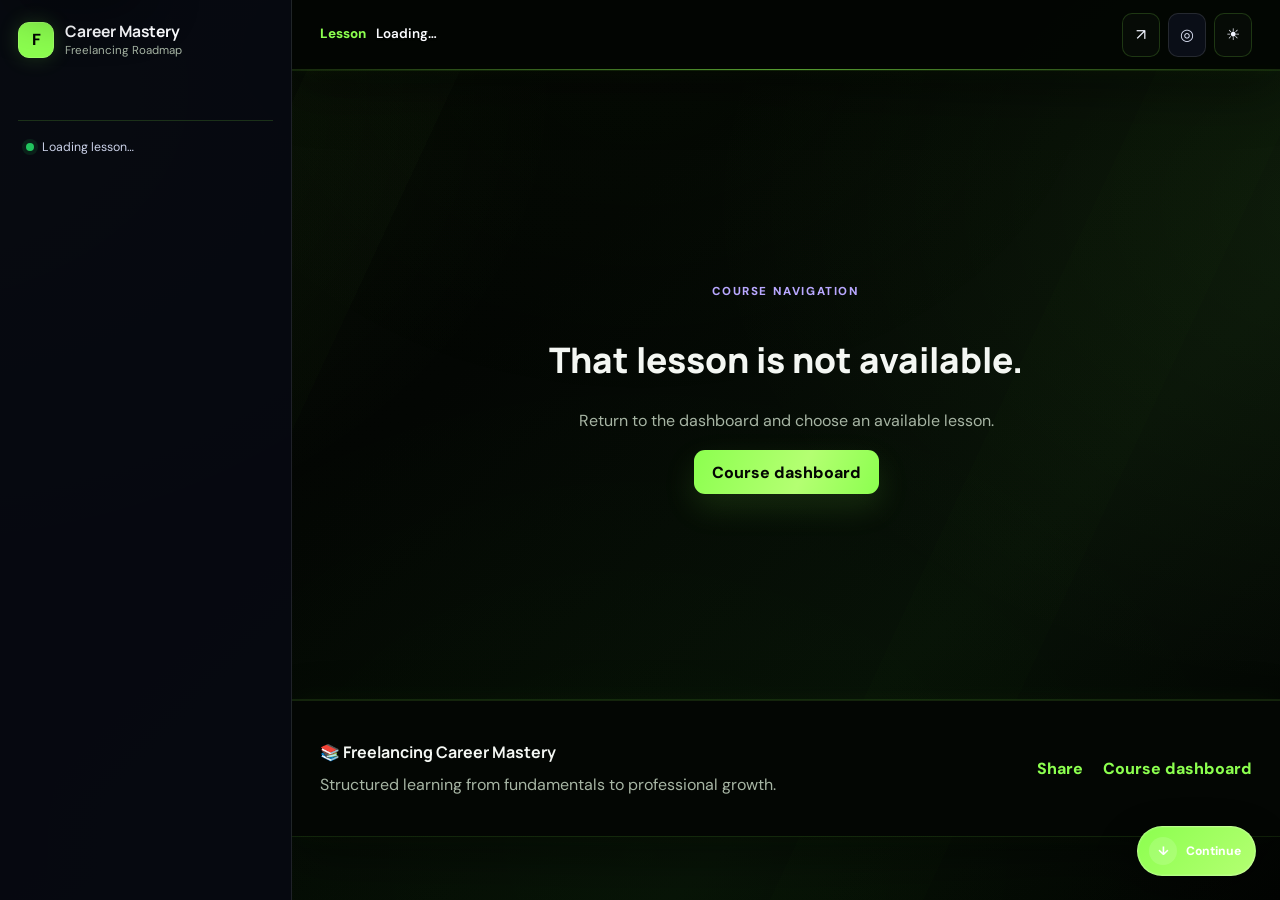
<file: lesson.html>
<!DOCTYPE html>
<html lang="en">
<head>
  <meta charset="UTF-8" />
  <meta name="viewport" content="width=device-width, initial-scale=1.0" />
  <meta name="theme-color" content="#6b50e8" />
  <meta name="description" content="Freelancing Career Mastery lesson" id="metaDescription" />
  <title>Freelancing Career Mastery — Lesson</title>
  <link rel="preconnect" href="https://fonts.googleapis.com"><link rel="preconnect" href="https://fonts.gstatic.com" crossorigin>
  <link href="https://fonts.googleapis.com/css2?family=DM+Sans:wght@400;500;600;700&family=Manrope:wght@600;700;800&display=swap" rel="stylesheet">
  <link rel="stylesheet" href="style.css" />
  <link rel="stylesheet" href="module1.css" />
  <link rel="stylesheet" href="advanced-course.css" />
</head>
<body class="lesson-page">
  <a class="skip-link" href="#lesson-content">Skip to lesson</a><div class="progress" id="progress"></div><div class="mobile-overlay" id="mobileOverlay"></div>
  <aside class="sidebar" id="sidebar" aria-label="Course navigation"><div class="sidebar-head"><a class="side-brand" href="index.html"><span class="logo-mark">F</span><span><strong>Career Mastery</strong><small id="sideModuleName">Freelancing Roadmap</small></span></a><button class="icon-btn close-menu" id="closeMenu" aria-label="Close menu">×</button></div><nav class="side-nav" id="dynamicSideNav"></nav><div class="sidebar-footer"><span class="status-dot"></span><span id="sideLessonStatus">Loading lesson…</span></div></aside>
  <div class="site-shell">
    <header class="topbar"><button class="icon-btn menu-btn" id="menuBtn" aria-label="Open course menu">☰</button><div class="topbar-title"><span id="topLessonNo">Lesson</span><strong id="activeSectionLabel">Loading…</strong></div><div class="top-actions"><button class="icon-btn" id="shareBtn" aria-label="Share lesson">↗</button><button class="icon-btn theme-toggle" id="themeToggle" aria-label="Toggle theme">☾</button></div></header>
    <main id="top"><div id="lessonMount"><div class="dynamic-error"><div><h1>Loading lesson…</h1><p>Please wait while the course content is prepared.</p></div></div></div></main>
    <footer><div class="content-width footer-inner"><div><strong>📚 Freelancing Career Mastery</strong><p id="footerLessonName">Structured learning from fundamentals to professional growth.</p></div><div class="footer-links"><button id="footerShare">Share</button><a href="index.html">Course dashboard</a></div></div></footer>
  </div>
  <div class="toast" id="toast" role="status" aria-live="polite"></div>
  <script src="course-data.js"></script><script src="course-live.js"></script>
  <script src="module2-data.js"></script><script src="module3-data.js"></script><script src="module4-data.js"></script><script src="module5-data.js"></script><script src="module6-data.js"></script><script src="module7-data.js"></script><script src="module8-data.js"></script>
  <script src="lesson-renderer.js"></script><script src="lesson-core.js"></script>
</body>
</html>
</file>
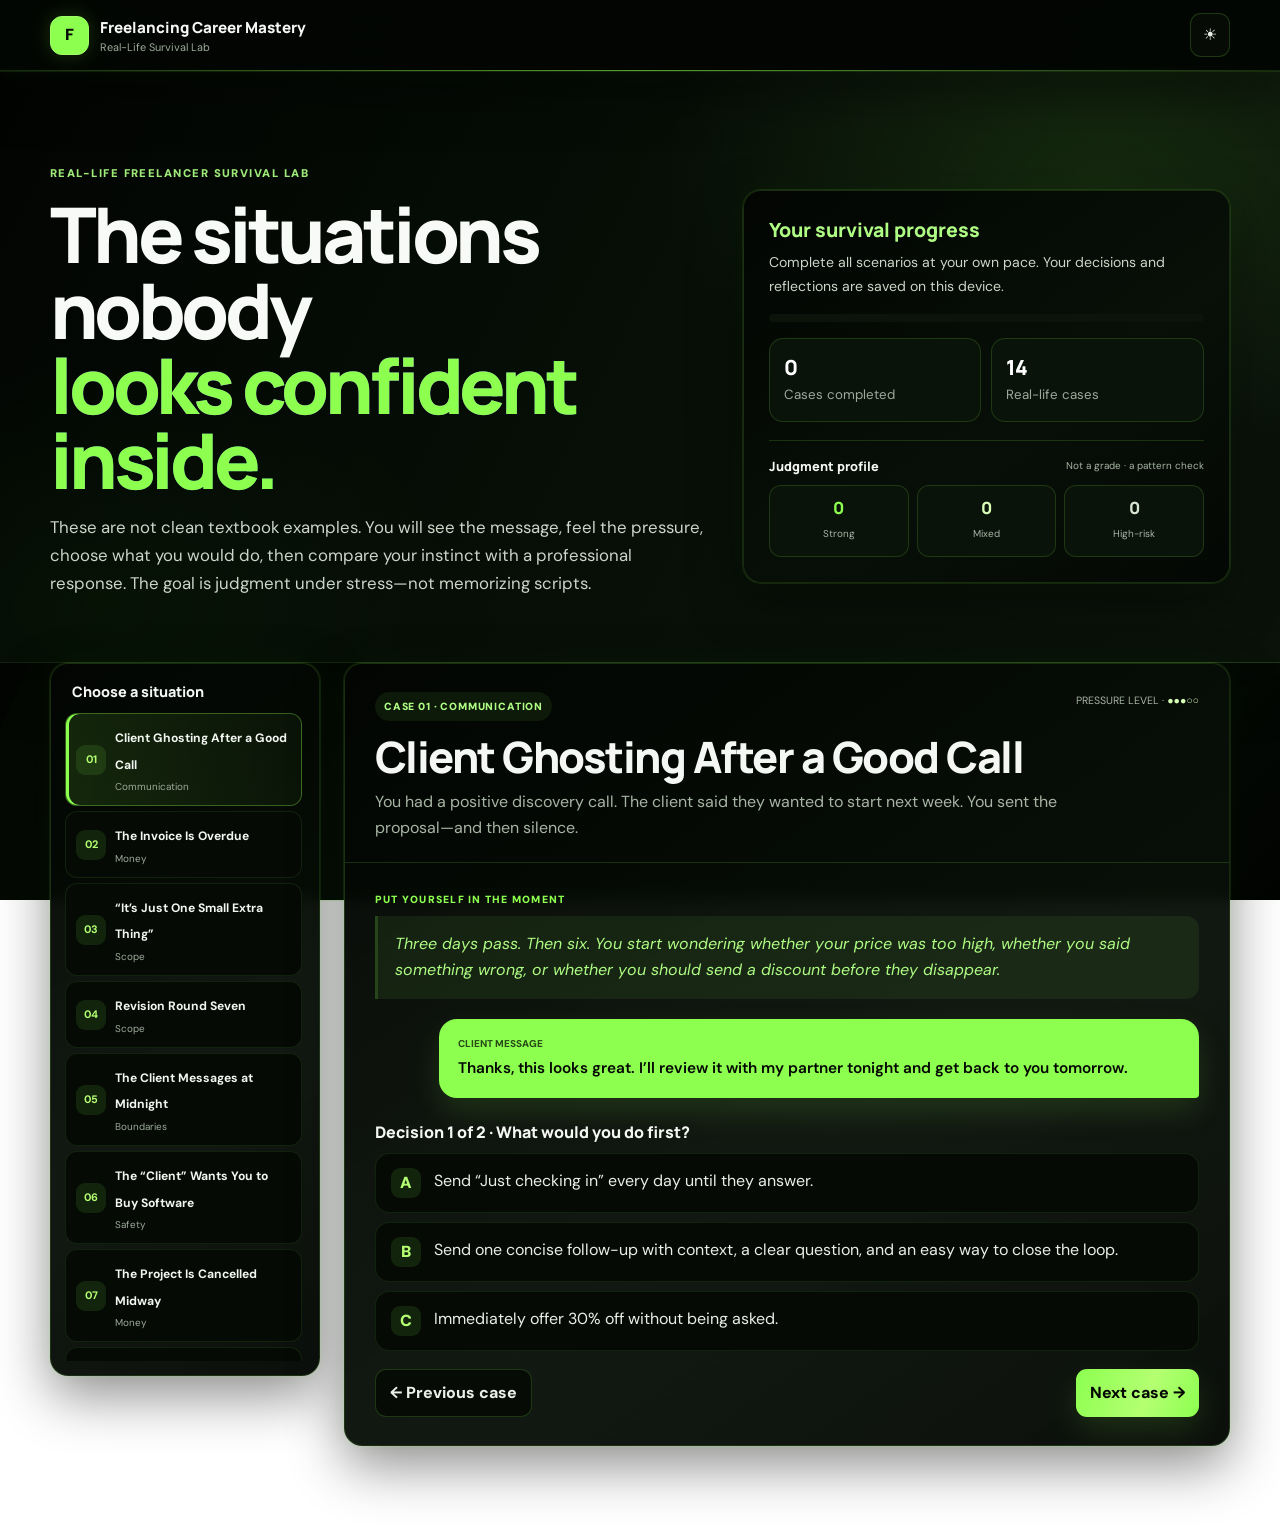
<file: survival.html>
<!DOCTYPE html>
<html lang="en">
<head>
  <meta charset="UTF-8" />
  <meta name="viewport" content="width=device-width, initial-scale=1.0" />
  <meta name="description" content="Real-Life Freelancer Survival Lab — interactive scenarios for ghosting, late payment, scope creep, difficult clients, scams, disputes, missed deadlines, confidentiality, boundaries and burnout." />
  <meta name="theme-color" content="#071007" />
  <title>Real-Life Freelancer Survival Lab | Freelancing Career Mastery</title>
  <link rel="stylesheet" href="survival.css" />
  <link rel="stylesheet" href="survival-training.css" />
  <link rel="stylesheet" href="survival-branching.css?v=20260903-branch1" />
  <link rel="stylesheet" href="palette-theme.css?v=20260903-softneon1" data-palette-theme-css />
  <link rel="stylesheet" href="palette-continuous.css?v=20260903-softneon1" data-palette-continuous-css />
  <link rel="stylesheet" href="responsive-system.css?v=20260901-responsive1" />
  <link rel="stylesheet" href="platform-enhancements.css?v=20260903-platform1" />
  <link rel="stylesheet" href="quality-layer.css?v=20260903-quality1" />
</head>
<body>
  <header class="topbar"><div class="wrap topbar-inner"><a class="brand" href="index.html"><span class="brand-mark">F</span><span class="brand-copy"><strong>Freelancing Career Mastery</strong><small>Real-Life Survival Lab</small></span></a><button class="icon-btn" id="themeToggle" aria-label="Toggle theme">☾</button></div></header>
  <main>
    <section class="hero"><div class="wrap hero-grid"><div><span class="eyebrow">REAL-LIFE FREELANCER SURVIVAL LAB</span><h1>The situations nobody<br><span>looks confident inside.</span></h1><p>These are not clean textbook examples. You will see the message, feel the pressure, choose what you would do, then compare your instinct with a professional response. The goal is judgment under stress—not memorizing scripts.</p></div><aside class="hero-card"><h2>Your survival progress</h2><p>Complete all scenarios at your own pace. Your decisions and reflections are saved on this device.</p><div class="meter"><span id="survivalMeter"></span></div><div class="stats"><div class="stat"><strong id="caseDone">0</strong><small>Cases completed</small></div><div class="stat"><strong id="caseTotal">14</strong><small>Real-life cases</small></div></div></aside></div></section>
    <div class="wrap lab-layout">
      <aside class="case-nav"><h3>Choose a situation</h3><div class="case-list" id="caseList"></div></aside>
      <section><article class="case-stage" id="caseStage"></article><section class="debrief" id="debrief"></section><section class="completion-panel" id="survivalComplete"><h2>You finished the Survival Lab.</h2><p>The point was not to choose perfectly. It was to notice how stress changes judgment—and build systems before the situation happens.</p><a href="index.html">Return to course dashboard →</a></section></section>
    </div>
  </main>
  <script src="survival-data.js"></script><script src="survival.js?v=20260903-branch1"></script><script src="responsive-system.js?v=20260901-responsive1"></script><script src="platform-enhancements.js?v=20260903-platform1"></script><script src="quality-layer.js?v=20260903-quality1"></script>
</body>
</html>
</file>
<file: dashboard.css>
@import url('https://fonts.googleapis.com/css2?family=DM+Sans:wght@400;500;600;700&family=Manrope:wght@600;700;800&display=swap');

:root{
  --bg:#f7f8fc;--panel:rgba(255,255,255,.76);--panel-2:rgba(255,255,255,.60);--text:#172033;--muted:#657087;
  --line:rgba(88,72,150,.13);--primary:#6b50e8;--primary-2:#8d79f5;--soft:rgba(107,80,232,.10);
  --shadow:0 24px 70px rgba(75,68,125,.11),0 3px 12px rgba(67,84,130,.05);--success:#119864;--warn:#c88310;
}
body.dark{
  --bg:#080b14;--panel:rgba(15,20,35,.68);--panel-2:rgba(17,23,41,.52);--text:#f7f9ff;--muted:#c1c8dc;
  --line:rgba(255,255,255,.11);--primary:#a995ff;--primary-2:#c0b1ff;--soft:rgba(144,120,255,.14);
  --shadow:0 26px 75px rgba(0,0,0,.28);--success:#64dba5;--warn:#ffd17a;
}
*{box-sizing:border-box}html{scroll-behavior:smooth}body{margin:0;font-family:'DM Sans',sans-serif;color:var(--text);background:var(--bg);line-height:1.6;transition:background .25s,color .25s}button,input{font:inherit}button{cursor:pointer}a{color:inherit}.wrap{width:min(1180px,calc(100% - 40px));margin:0 auto}
body::before{content:'';position:fixed;inset:0;z-index:-2;background:radial-gradient(850px 650px at 8% 12%,rgba(174,155,255,.38),transparent 67%),radial-gradient(800px 680px at 92% 30%,rgba(151,213,255,.34),transparent 68%),radial-gradient(900px 720px at 16% 72%,rgba(163,239,213,.28),transparent 70%),linear-gradient(180deg,#fbf9ff,#f2f8ff 38%,#effbf7 68%,#fff6fa)}
body.dark::before{background:radial-gradient(850px 650px at 8% 12%,rgba(92,56,190,.34),transparent 67%),radial-gradient(800px 680px at 92% 30%,rgba(31,109,151,.26),transparent 68%),radial-gradient(900px 720px at 16% 72%,rgba(25,117,101,.20),transparent 70%),linear-gradient(180deg,#080b14,#101027 38%,#071b22 68%,#180d20)}
.topbar{position:sticky;top:0;z-index:50;border-bottom:1px solid var(--line);background:rgba(255,255,255,.68);backdrop-filter:blur(22px) saturate(135%)}body.dark .topbar{background:rgba(8,11,20,.74)}.topbar-inner{height:72px;display:flex;align-items:center;justify-content:space-between;gap:18px}.brand{display:flex;align-items:center;gap:11px;text-decoration:none}.brand-mark{width:40px;height:40px;border-radius:12px;display:grid;place-items:center;color:white;background:linear-gradient(135deg,#6547df,#987eff);font-weight:900;box-shadow:0 10px 26px rgba(105,80,232,.24)}.brand-copy{display:flex;flex-direction:column;line-height:1.16}.brand-copy strong{font:800 .96rem Manrope,sans-serif}.brand-copy small{font-size:.68rem;color:var(--muted);margin-top:3px}.top-actions{display:flex;gap:8px}.icon-btn,.search-btn{height:40px;border:1px solid var(--line);border-radius:11px;background:var(--panel);color:var(--text);backdrop-filter:blur(14px)}.icon-btn{width:40px}.search-btn{padding:0 13px;font-weight:700;font-size:.8rem}
.hero{padding:92px 0 56px}.hero-grid{display:grid;grid-template-columns:minmax(0,1.3fr) minmax(290px,.7fr);gap:44px;align-items:center}.eyebrow{display:inline-flex;gap:8px;align-items:center;font-size:.72rem;letter-spacing:.13em;font-weight:800;color:var(--primary);margin-bottom:16px}.hero h1{font:800 clamp(3rem,6vw,5.6rem)/.98 Manrope,sans-serif;letter-spacing:-.055em;margin:0;max-width:850px}.hero h1 span{background:linear-gradient(90deg,#6045dd,#7a64ee 48%,#3f91a4);-webkit-background-clip:text;background-clip:text;color:transparent}.hero-copy{font-size:1.08rem;max-width:740px;color:var(--muted);margin:24px 0 28px}.hero-actions{display:flex;gap:11px;flex-wrap:wrap}.primary,.secondary{min-height:46px;border-radius:12px;padding:0 17px;font-weight:800;text-decoration:none;display:inline-flex;align-items:center;justify-content:center}.primary{border:0;background:linear-gradient(135deg,#6547df,#8069ee);color:white;box-shadow:0 13px 30px rgba(105,80,232,.23)}.secondary{border:1px solid var(--line);background:var(--panel);color:var(--text);backdrop-filter:blur(14px)}
.hero-card,.module,.survival,.search-panel,.roadmap-strip{background:linear-gradient(145deg,var(--panel),var(--panel-2));border:1px solid var(--line);box-shadow:var(--shadow);backdrop-filter:blur(20px) saturate(130%)}.hero-card{border-radius:24px;padding:25px}.hero-card h2{font:800 1.25rem Manrope,sans-serif;margin:0 0 16px}.stat-grid{display:grid;grid-template-columns:1fr 1fr;gap:10px}.stat{padding:15px;border:1px solid var(--line);border-radius:15px;background:rgba(255,255,255,.30)}body.dark .stat{background:rgba(255,255,255,.035)}.stat strong{display:block;font:800 1.45rem Manrope,sans-serif}.stat small{color:var(--muted)}.progress-box{margin-top:16px;padding-top:16px;border-top:1px solid var(--line)}.progress-head{display:flex;justify-content:space-between;gap:12px;font-size:.8rem}.progress-head strong{color:var(--primary)}.meter{height:8px;border-radius:999px;background:rgba(123,112,164,.13);overflow:hidden;margin:9px 0}.meter span{display:block;height:100%;width:0;background:linear-gradient(90deg,#6547df,#49a5a0);border-radius:inherit;transition:width .35s}.progress-box small{color:var(--muted);font-size:.72rem}
.roadmap-strip{margin:20px auto 48px;border-radius:20px;padding:18px 20px;display:grid;grid-template-columns:repeat(5,1fr);gap:9px}.milestone{padding:12px;border-radius:13px;text-align:center}.milestone b{display:block;font:800 .84rem Manrope,sans-serif}.milestone span{font-size:.68rem;color:var(--muted)}.milestone.current{background:var(--soft);color:var(--primary)}
.section-head{display:flex;justify-content:space-between;gap:24px;align-items:end;margin-bottom:23px}.section-head h2{font:800 clamp(2rem,4vw,3rem)/1.1 Manrope,sans-serif;letter-spacing:-.035em;margin:0}.section-head p{margin:9px 0 0;color:var(--muted);max-width:720px}.filter{width:min(350px,100%);height:44px;border:1px solid var(--line);border-radius:12px;background:var(--panel);backdrop-filter:blur(14px);padding:0 13px;color:var(--text);outline:none}.modules{display:grid;gap:15px;padding-bottom:70px}.module{border-radius:21px;overflow:hidden}.module-head{width:100%;border:0;background:transparent;color:inherit;padding:21px 22px;text-align:left;display:grid;grid-template-columns:auto 1fr auto;gap:16px;align-items:center}.module-number{width:48px;height:48px;border-radius:14px;display:grid;place-items:center;background:var(--soft);color:var(--primary);font-weight:900}.module-title strong{display:block;font:800 1.12rem Manrope,sans-serif}.module-title small{display:block;color:var(--muted);margin-top:4px}.module-meta{text-align:right}.module-meta b{display:block;font-size:.78rem}.module-meta span{font-size:.68rem;color:var(--muted)}.module-chevron{display:none}.lesson-list{border-top:1px solid var(--line);padding:8px 13px 14px}.lesson-row{display:grid;grid-template-columns:48px 1fr auto;gap:12px;align-items:center;padding:12px 10px;border-radius:13px;text-decoration:none}.lesson-row+.lesson-row{margin-top:3px}.lesson-row:hover{background:rgba(107,80,232,.065)}.lesson-row.available{background:linear-gradient(90deg,rgba(107,80,232,.10),rgba(62,159,155,.065));border:1px solid rgba(107,80,232,.14)}.lesson-no{width:36px;height:36px;border-radius:10px;background:rgba(123,112,164,.10);display:grid;place-items:center;font-size:.72rem;font-weight:900;color:var(--muted)}.available .lesson-no{background:var(--primary);color:white}.lesson-copy strong{display:block;font-size:.9rem}.lesson-copy small{display:block;color:var(--muted);font-size:.72rem;margin-top:2px}.status{padding:6px 9px;border-radius:999px;font-size:.66rem;font-weight:800;border:1px solid var(--line);color:var(--muted);white-space:nowrap}.available .status{color:var(--success);border-color:rgba(17,152,100,.24);background:rgba(17,152,100,.08)}.planned{cursor:default}.planned:hover{background:rgba(123,112,164,.035)}
.survival{border-radius:22px;padding:27px;margin-bottom:84px}.survival-grid{display:flex;flex-wrap:wrap;gap:8px;margin-top:18px}.topic{padding:8px 11px;border-radius:999px;background:rgba(255,255,255,.30);border:1px solid var(--line);font-size:.73rem;font-weight:700}body.dark .topic{background:rgba(255,255,255,.04)}
.search-panel{position:fixed;inset:92px 20px auto 50%;transform:translateX(-50%);width:min(680px,calc(100% - 40px));border-radius:19px;padding:14px;z-index:80;display:none}.search-panel.show{display:block}.search-panel input{width:100%;height:48px;border:1px solid var(--line);border-radius:12px;background:rgba(255,255,255,.52);color:var(--text);padding:0 13px;outline:none}body.dark .search-panel input{background:rgba(255,255,255,.04)}.search-results{max-height:360px;overflow:auto;margin-top:9px;display:grid;gap:5px}.search-result{display:block;text-decoration:none;padding:10px 11px;border-radius:11px}.search-result:hover{background:var(--soft)}.search-result strong{display:block;font-size:.82rem}.search-result small{color:var(--muted);font-size:.7rem}.empty{padding:18px;text-align:center;color:var(--muted);font-size:.8rem}
footer{border-top:1px solid var(--line);background:rgba(255,255,255,.45);backdrop-filter:blur(18px)}body.dark footer{background:rgba(8,11,20,.60)}.footer-inner{min-height:130px;display:flex;justify-content:space-between;gap:20px;align-items:center}.footer-inner strong{font-family:Manrope,sans-serif}.footer-inner p{color:var(--muted);margin:5px 0 0}.footer-inner a{text-decoration:none;color:var(--primary);font-weight:800}
@media(max-width:900px){.hero-grid{grid-template-columns:1fr}.roadmap-strip{grid-template-columns:1fr 1fr 1fr}.section-head{align-items:stretch;flex-direction:column}.filter{width:100%}.module-meta{display:none}}
@media(max-width:620px){.wrap{width:min(100% - 28px,1180px)}.topbar-inner{height:64px}.search-btn span{display:none}.hero{padding-top:66px}.hero h1{font-size:clamp(2.7rem,14vw,4.1rem)}.roadmap-strip{grid-template-columns:1fr 1fr}.module-head{grid-template-columns:auto 1fr;padding:17px}.module-number{width:42px;height:42px}.lesson-list{padding:7px}.lesson-row{grid-template-columns:40px 1fr}.status{grid-column:2;justify-self:start}.lesson-no{width:32px;height:32px}.survival{padding:21px}.footer-inner{padding:30px 0;align-items:flex-start;flex-direction:column}}
@media(prefers-reduced-motion:reduce){*{scroll-behavior:auto!important;transition:none!important}}
</file>
<file: palette-theme.css>
/* Freelancing Career Mastery — Soft Neon Lime + Black
   Premium hierarchy: dark canvas, soft-white reading type, lime used as an accent. */

:root{
  --neon-green:#8cff4f;
  --neon-green-bright:#b4ff72;
  --neon-green-max:#39ff14;
  --neon-green-soft:rgba(140,255,79,.12);
  --neon-black:#030603;
  --neon-black-2:#071007;
  --neon-black-3:#0b150b;
  --neon-white:#f4f7f3;
  --neon-muted:#a7b5a4;
  --brand-ink:#030603;
  --brand-gradient-vivid:linear-gradient(112deg,#8cff4f 0%,#b4ff72 58%,#8cff4f 100%);
  --brand-gradient-dark:linear-gradient(135deg,#020402 0%,#071007 55%,#0c160c 100%);
  --brand-shadow:0 0 0 1px rgba(140,255,79,.10),0 20px 54px rgba(0,0,0,.44),0 0 28px rgba(140,255,79,.045);
}

body:not(.dark),body.dark{
  --bg:#030603!important;
  --panel:#050905!important;
  --panel-2:#081008!important;
  --surface:#060b06!important;
  --surface-2:#0a130a!important;
  --surface2:#0a130a!important;
  --text:#f4f7f3!important;
  --muted:#a7b5a4!important;
  --line:rgba(140,255,79,.16)!important;
  --primary:#8cff4f!important;
  --primary-2:#b4ff72!important;
  --primary2:#b4ff72!important;
  --soft:rgba(140,255,79,.08)!important;
  --primary-soft:rgba(140,255,79,.09)!important;
  --success:#8cff4f!important;
  --good:#8cff4f!important;
  --warn:#d8ffb6!important;
  --bad:#d7e6d2!important;
  --shadow:var(--brand-shadow)!important;
  color:var(--text)!important;
}

/* Core dark surfaces: white reading type, lime only for emphasis. */
.topbar,footer,
.workspace-ready .sidebar,.workspace-right-rail,
.hero-card,.module,.survival,.learning-goals,.lesson-card,.phase-card,.takeaway,
.faq-item,.check-item,.completion-card,.course-nav,.practice-shell,.scenario-box,.quiz-box,.note-box,
.lesson-media-card,.inline-video-card,.workspace-rail-card,.workspace-side-progress,
.case-nav,.case-stage,.debrief,.completion-panel,.search-panel{
  background:linear-gradient(145deg,rgba(2,5,2,.975),rgba(8,15,8,.96) 58%,rgba(4,8,4,.97))!important;
  color:#f4f7f3!important;
  border-color:rgba(140,255,79,.14)!important;
  box-shadow:var(--brand-shadow)!important;
}

/* Hero is dark now: no large high-saturation green field. */
.hero{
  background:
    radial-gradient(620px 390px at 86% 18%,rgba(140,255,79,.12),transparent 68%),
    radial-gradient(520px 360px at 9% 84%,rgba(57,255,20,.055),transparent 70%),
    linear-gradient(118deg,#020402 0%,#071007 48%,#0b160b 100%)!important;
  color:#f4f7f3!important;
  border-bottom:1px solid rgba(140,255,79,.14)!important;
  box-shadow:0 18px 56px rgba(0,0,0,.30)!important;
}
.hero h1,.hero h1 span,.hero p,.hero .hero-copy,.hero .eyebrow,.hero .breadcrumb{
  -webkit-text-fill-color:initial!important;
  text-shadow:none!important;
}
.hero h1{color:#f7faf6!important}
.hero h1 span{color:#8cff4f!important;-webkit-text-fill-color:#8cff4f!important}
.hero p,.hero .hero-copy{color:#cbd5c8!important}
.hero .eyebrow,.hero .breadcrumb{color:#9eea78!important}

/* Typography hierarchy for long reading. */
h2,h3,.section-heading h2,.section-head h2,.lesson-main h2,.lesson-main h3{color:#f4f7f3!important}
p,li,small{color:#a7b5a4!important}
.eyebrow,.section-tag,.card-label,.mini-badge,.lesson-media-kicker,
.workspace-video-copy small,.scene-label,.debrief-block small{color:#8cff4f!important}
strong,b{color:inherit}

/* Header/footer branding. */
.topbar,footer{background:rgba(3,6,3,.94)!important;border-color:rgba(140,255,79,.14)!important}
.topbar *,footer *{color:#f4f7f3}
.brand-copy strong{color:#f4f7f3!important}.brand-copy small{color:#9eac9b!important}
.brand-mark,.logo-mark{
  background:#8cff4f!important;color:#030603!important;border:1px solid #9eff66!important;
  box-shadow:0 0 20px rgba(140,255,79,.18)!important;
}

/* Primary actions = lime surface + black text. */
.primary,.primary-btn,button.primary,a.primary,.completion-panel a,
.workspace-ready .hero .menu-btn,.workspace-ready .hero .workspace-tools-toggle,
.message{
  background:var(--brand-gradient-vivid)!important;
  color:#030603!important;
  border-color:#8cff4f!important;
  box-shadow:0 13px 32px rgba(140,255,79,.13)!important;
  font-weight:800!important;
}
.primary *,.primary-btn *,.message *,
.workspace-ready .hero .menu-btn *,.workspace-ready .hero .workspace-tools-toggle *{color:#030603!important}

/* Secondary controls stay dark and quiet. */
.secondary,.icon-btn,.search-btn,.filter,.search-panel input,.workspace-nav-arrow,.theme-toggle{
  background:#060b06!important;color:#eaf0e8!important;
  border:1px solid rgba(140,255,79,.18)!important;
  box-shadow:none!important;
}
.secondary:hover,.icon-btn:hover,.search-btn:hover,.workspace-nav-arrow:hover,.theme-toggle:hover{
  background:#101b10!important;color:#b4ff72!important;border-color:rgba(140,255,79,.42)!important;
  box-shadow:0 0 18px rgba(140,255,79,.07)!important;
}
.filter::placeholder,.search-panel input::placeholder{color:#849182!important}

/* Dashboard curriculum: mostly neutral, lime = status and current focus. */
.module-head{background:transparent!important;color:#f4f7f3!important}
.module-head:hover{background:#0a120a!important;box-shadow:inset 3px 0 0 #8cff4f!important}
.module-number,.workspace-module-num,.workspace-lesson-dot,.lesson-no,.case-link b,.choice i,.workspace-tool i,.diagram-icon{
  background:rgba(140,255,79,.11)!important;color:#b4ff72!important;
  border-color:rgba(140,255,79,.20)!important;
}
.lesson-row,.workspace-lesson-link,.case-link,.choice,.workspace-tool{
  background:#050a05!important;color:#e9eee7!important;border-color:rgba(140,255,79,.10)!important;
}
.lesson-row strong,.workspace-lesson-link strong,.case-link strong,.choice strong,.workspace-tool span{color:#f2f6f1!important}
.lesson-row small,.workspace-lesson-link small,.case-link small,.choice small{color:#9daa9a!important}
.lesson-row:hover,.workspace-lesson-link:hover,.case-link:hover,.choice:hover,.workspace-tool:hover{
  background:#0d170d!important;color:#f4f7f3!important;border-color:rgba(140,255,79,.24)!important;
}
.workspace-lesson-link.current,.workspace-module.current,.case-link.active,.choice.selected{
  background:linear-gradient(90deg,rgba(140,255,79,.13),rgba(140,255,79,.045))!important;
  color:#f4f7f3!important;border-color:rgba(140,255,79,.32)!important;
  box-shadow:inset 3px 0 0 #8cff4f!important;
}
.status,.topic,.case-badge,.inner-voice{
  background:rgba(140,255,79,.075)!important;color:#aefc83!important;border-color:rgba(140,255,79,.16)!important;
}

/* Roadmap is no longer a full green slab. */
.roadmap-strip{background:linear-gradient(145deg,#050905,#0a120a)!important;color:#f4f7f3!important;border-color:rgba(140,255,79,.14)!important}
.roadmap-strip .milestone,.roadmap-strip .milestone *{color:#aebbaa!important}
.roadmap-strip .milestone.current{background:rgba(140,255,79,.12)!important;color:#b4ff72!important;border:1px solid rgba(140,255,79,.18)!important}
.roadmap-strip .milestone.current *{color:#b4ff72!important}

/* Video / educational visuals. */
.inline-video-card,.lesson-media-card,.workspace-rail-video{border-top:2px solid #8cff4f!important;border-image:none!important}
.diagram-node{background:#060b06!important;border-color:rgba(140,255,79,.14)!important;color:#eef3ec!important}
.diagram-node strong{color:#eef3ec!important}
.diagram-node .diagram-icon{background:rgba(140,255,79,.13)!important;color:#b4ff72!important;box-shadow:0 0 18px rgba(140,255,79,.07)!important}
.diagram-focus{background:rgba(140,255,79,.065)!important;color:#a7b5a4!important}.diagram-focus b{color:#b4ff72!important}

/* Drawers and phase navigation. */
.workspace-ready .sidebar,.workspace-right-rail{
  background:#030603!important;color:#f4f7f3!important;border-color:rgba(140,255,79,.16)!important;
  box-shadow:0 22px 70px rgba(0,0,0,.66)!important;
}
.workspace-phase-tab{color:#9daa9a!important}
.workspace-phase-tab.active{color:#b4ff72!important;border-bottom-color:#8cff4f!important;background:rgba(140,255,79,.055)!important}

/* Progress: controlled lime accent, reduced bloom. */
.meter,.workspace-overall-meter,.workspace-side-meter,.workspace-rail-meter,.progress-bar,.progress{
  background:#0b130b!important;border-color:rgba(140,255,79,.10)!important;
}
.meter span,.workspace-overall-meter span,.workspace-side-meter span,.workspace-rail-meter span,
.premium-page-progress span,.progress-bar span,.progress-fill,.progress>span{
  background:linear-gradient(90deg,#78e842,#a4ff70)!important;
  box-shadow:0 0 10px rgba(140,255,79,.14)!important;
}

/* Course Status: values white, labels quiet, heading lime. */
.hero .hero-card h2{color:#aefc83!important;-webkit-text-fill-color:#aefc83!important}
.hero .hero-card .stat strong,
.hero .hero-card .progress-head,
.hero .hero-card .progress-head span,
.hero .hero-card .progress-head strong{color:#fff!important;-webkit-text-fill-color:#fff!important;text-shadow:none!important}
.hero .hero-card .stat small,.hero .hero-card .progress-box>small{color:#9daa9a!important;-webkit-text-fill-color:#9daa9a!important}

/* Survival Lab. */
.message{background:#8cff4f!important;color:#030603!important}
.choice.good,.choice.mixed,.choice.bad{background:#050a05!important;color:#eef3ec!important;border-color:rgba(140,255,79,.14)!important}
.choice.good:hover,.choice.mixed:hover,.choice.bad:hover{background:#0d170d!important;color:#f4f7f3!important}
.script-box{background:#020402!important;color:#eaf0e8!important;border:1px solid rgba(140,255,79,.17)!important;box-shadow:none!important}

/* Focus / selection. */
::selection{background:#8cff4f;color:#030603}
:focus-visible{outline:2px solid #8cff4f!important;outline-offset:3px!important}
a{color:#aefc83}

/* Accent line is intentionally subtle. */
.topbar::after,.hero::after{
  content:"";position:absolute;left:0;right:0;bottom:-1px;height:1px;
  background:linear-gradient(90deg,transparent,#8cff4f,transparent);
  box-shadow:0 0 10px rgba(140,255,79,.12);opacity:.55;pointer-events:none
}

@media(max-width:767px){
  .mobile-learning-dock{background:rgba(3,6,3,.96)!important;border-color:rgba(140,255,79,.15)!important}
  .mobile-learning-dock button,.mobile-learning-dock a{background:#080f08!important;color:#edf2eb!important;border-color:rgba(140,255,79,.13)!important}
  .mobile-learning-dock .is-primary{background:#8cff4f!important;color:#030603!important;border-color:#8cff4f!important}
}
@media(prefers-reduced-motion:reduce){.primary:hover,.primary-btn:hover,a.primary:hover{transform:none!important}}
</file>
<file: palette-continuous.css>
/* Soft Neon Lime + Black continuous canvas
   The background stays dark; lime appears only as low-opacity ambient light. */

body:not(.dark),body.dark{
  background:
    radial-gradient(980px 720px at -8% 10%,rgba(140,255,79,.075),transparent 68%),
    radial-gradient(920px 700px at 105% 23%,rgba(140,255,79,.055),transparent 70%),
    radial-gradient(900px 700px at 50% 95%,rgba(57,255,20,.025),transparent 72%),
    linear-gradient(135deg,#020402 0%,#030603 38%,#071007 72%,#020402 100%)!important;
  background-attachment:fixed!important;
  background-size:cover!important;
  background-repeat:no-repeat!important;
}
body:not(.dark)::before,body.dark::before{
  content:""!important;
  position:fixed!important;
  inset:0!important;
  z-index:-2!important;
  pointer-events:none!important;
  background:
    linear-gradient(115deg,transparent 0 20%,rgba(140,255,79,.014) 20% 29%,transparent 29% 70%,rgba(140,255,79,.012) 70% 79%,transparent 79%),
    radial-gradient(700px 520px at 50% 6%,rgba(140,255,79,.025),transparent 70%)!important;
}

/* Structural wrappers stay transparent so the dark ambience remains continuous. */
body:not(.dark)>main,body.dark>main,
body:not(.dark) .site-shell,body.dark .site-shell,
body:not(.dark) .site-shell>main,body.dark .site-shell>main,
body:not(.dark) .site-shell main,body.dark .site-shell main,
body:not(.dark) main#top,body.dark main#top,
body:not(.dark) #lessonMount,body.dark #lessonMount,
body:not(.dark) #curriculum,body.dark #curriculum,
body:not(.dark) .modules,body.dark .modules,
body:not(.dark) .lesson-layout,body.dark .lesson-layout,
body:not(.dark) .lesson-main,body.dark .lesson-main,
body:not(.dark) .lab-layout,body.dark .lab-layout{
  background:transparent!important;
}

/* Hero blends into the page instead of becoming a bright green block. */
body:not(.dark) .hero,body.dark .hero,
body:not(.dark).lesson-page .hero,body.dark.lesson-page .hero{
  background:
    radial-gradient(640px 410px at 86% 18%,rgba(140,255,79,.10),transparent 69%),
    radial-gradient(520px 350px at 8% 90%,rgba(57,255,20,.04),transparent 70%),
    linear-gradient(116deg,rgba(2,4,2,.98),rgba(7,16,7,.98) 55%,rgba(10,19,10,.98))!important;
  border-bottom:1px solid rgba(140,255,79,.13)!important;
  box-shadow:0 18px 56px rgba(0,0,0,.28)!important;
}

/* Standalone headings on the dark canvas. */
body:not(.dark) #curriculum>.section-head h2,body.dark #curriculum>.section-head h2,
body:not(.dark) .survival>.section-head h2,body.dark .survival>.section-head h2{color:#f4f7f3!important}
body:not(.dark) #curriculum>.section-head p,body.dark #curriculum>.section-head p,
body:not(.dark) .survival>.section-head p,body.dark .survival>.section-head p{color:#a7b5a4!important}
body:not(.dark) #curriculum>.section-head .eyebrow,body.dark #curriculum>.section-head .eyebrow,
body:not(.dark) .survival>.eyebrow,body.dark .survival>.eyebrow{color:#8cff4f!important;text-shadow:none!important}

/* Keep only a restrained blur on desktop surfaces. */
.hero-card,.module,.survival,.learning-goals,.lesson-card,.phase-card,.takeaway,.faq-item,.check-item,
.completion-card,.course-nav,.practice-shell,.scenario-box,.quiz-box,.note-box,.lesson-media-card,.inline-video-card,
.workspace-rail-card,.workspace-side-progress,.case-nav,.case-stage,.debrief,.completion-panel{
  -webkit-backdrop-filter:blur(8px) saturate(108%)!important;
  backdrop-filter:blur(8px) saturate(108%)!important;
}

footer{background:#030603!important;border-top:1px solid rgba(140,255,79,.12)!important}

@media(max-width:767px){
  body:not(.dark),body.dark{background-attachment:scroll!important}
  .hero-card,.module,.survival,.learning-goals,.lesson-card,.phase-card,.takeaway,.faq-item,.check-item,
  .completion-card,.course-nav,.practice-shell,.scenario-box,.quiz-box,.note-box,.lesson-media-card,.inline-video-card,
  .workspace-rail-card,.workspace-side-progress,.case-nav,.case-stage,.debrief,.completion-panel{
    -webkit-backdrop-filter:none!important;backdrop-filter:none!important;
  }
}
</file>
<file: responsive-system.css>
/* Freelancing Career Mastery — Responsive System v1
   Device-adaptive learning UX for phone, tablet, laptop and desktop. */

:root{
  --mobile-dock-h:64px;
  --mobile-safe-bottom:env(safe-area-inset-bottom,0px);
  --responsive-reading:1080px;
}

/* Stable media and long-content behavior across every device. */
img,svg,video,iframe{max-width:100%}
iframe{display:block}
.lesson-main,.lesson-section,.section,.module,.lesson-card,.phase-card,.inline-video-card,.lesson-media-card{min-width:0}
.lesson-main p,.lesson-main li,.section-head p,.lesson-copy small{overflow-wrap:anywhere}

/* Tablet: keep the lesson canvas dominant; drawers stay optional. */
@media (min-width:768px) and (max-width:1024px){
  .workspace-ready .site-shell{margin-inline:0!important}
  .workspace-ready .hero-inner,
  .workspace-ready .lesson-layout,
  .workspace-ready footer .content-width{width:min(100% - 40px,900px)!important}
  .workspace-ready .topbar{padding-inline:14px!important;gap:8px!important}
  .workspace-ready .sidebar{width:min(360px,86vw)!important}
  .workspace-right-rail{width:min(380px,calc(100vw - 32px))!important}
  .workspace-ready .section{padding-block:48px!important}
  .inline-video-card{grid-template-columns:1fr!important}
  .lesson-media-card,.inline-video-card{padding:21px!important}
  .diagram-grid,.diagram-matrix,.diagram-score,.diagram-compass,.diagram-persona,.diagram-position,.diagram-map,.diagram-balance,.diagram-buffer,.diagram-compare,.diagram-org,.diagram-anatomy,.diagram-box,.diagram-gate,.diagram-shield,.diagram-boundary,.diagram-decision,.diagram-radar{grid-template-columns:repeat(2,minmax(0,1fr))!important}
}

/* Large tablet / compact laptop: content-first, comfortable reading measure. */
@media (min-width:1025px) and (max-width:1366px){
  .workspace-ready .hero-inner,
  .workspace-ready .lesson-layout,
  .workspace-ready footer .content-width{width:min(100% - 52px,1000px)!important}
  .workspace-ready .section{padding-block:52px!important}
}

/* PHONE EXPERIENCE ------------------------------------------------------- */
@media (max-width:767px){
  html{scroll-padding-bottom:calc(var(--mobile-dock-h) + var(--mobile-safe-bottom) + 18px)}
  body.lesson-page{padding-bottom:calc(var(--mobile-dock-h) + var(--mobile-safe-bottom) + 18px)!important}
  body.lesson-page.workspace-ready{overflow-x:hidden!important}

  /* Topbar: preserve only essential lesson context and theme action. */
  .workspace-ready .topbar{
    min-height:58px!important;height:58px!important;
    padding:0 10px!important;
    grid-template-columns:minmax(0,1fr) auto!important;
    gap:8px!important;
  }
  .workspace-ready .topbar > #menuBtn,
  .workspace-ready .topbar #workspaceToolsToggle,
  .workspace-ready #menuBtn,
  .workspace-ready #workspaceToolsToggle{display:none!important}
  .workspace-ready .topbar-title,.workspace-ready .workspace-overall{display:none!important}
  .workspace-ready .workspace-top-nav{grid-column:1;grid-template-columns:34px minmax(0,1fr) 34px!important;gap:5px!important}
  .workspace-ready .workspace-nav-arrow{height:34px!important;min-width:34px!important;border-radius:10px!important}
  .workspace-ready .workspace-lesson-count small{font-size:.66rem!important}
  .workspace-ready .workspace-lesson-count strong{font-size:.76rem!important;line-height:1.2!important}
  .workspace-ready .top-actions{grid-column:2;gap:4px!important}
  .workspace-ready .top-actions .icon-btn,.workspace-ready .theme-toggle{width:36px!important;height:36px!important;min-width:36px!important}
  .workspace-ready #shareBtn{display:none!important}

  /* Hero: less vertical cost, more content visible on first screen. */
  .workspace-ready .hero{padding:22px 0 18px!important;min-height:0!important}
  .workspace-ready .hero-inner,.workspace-ready .lesson-layout,.workspace-ready footer .content-width{width:min(100% - 28px,var(--responsive-reading))!important}
  .workspace-ready .hero h1{font-size:clamp(2rem,10.8vw,3.15rem)!important;line-height:1.01!important;letter-spacing:-.045em!important}
  .workspace-ready .hero-copy{font-size:.96rem!important;line-height:1.62!important;margin-top:16px!important}
  .workspace-ready .hero-actions{display:grid!important;grid-template-columns:1fr!important;gap:9px!important;margin-top:20px!important}
  .workspace-ready .hero-actions a,.workspace-ready .hero-actions button{width:100%!important;min-height:48px!important}
  .workspace-ready .breadcrumb{font-size:.72rem!important;flex-wrap:wrap!important}
  .workspace-ready .eyebrow{font-size:.68rem!important;letter-spacing:.1em!important}

  /* Reading density and touch comfort. */
  .workspace-ready .section{padding-block:38px!important}
  .lesson-main p,.lesson-main li{font-size:1rem!important;line-height:1.72!important}
  .lesson-main h2{font-size:clamp(1.65rem,7vw,2.2rem)!important;line-height:1.12!important}
  .lesson-main h3{font-size:clamp(1.2rem,5.5vw,1.55rem)!important;line-height:1.2!important}
  .lesson-card,.phase-card,.takeaway,.faq-item,.check-item,.completion-card,.practice-shell,.scenario-box,.quiz-box,.note-box{border-radius:16px!important}

  /* Companion video: video-first on phone for faster discovery. */
  .inline-video-card{display:flex!important;flex-direction:column!important;gap:16px!important;padding:15px!important;border-radius:18px!important}
  .inline-video-player{order:-1!important;width:100%!important;border-radius:13px!important;aspect-ratio:16/9!important}
  .inline-video-copy h3{font-size:1.24rem!important}
  .inline-video-copy p,.inline-video-copy li{font-size:.88rem!important;line-height:1.55!important}
  .lesson-video-section{padding-bottom:44px!important}

  /* Diagrams reflow instead of shrinking desktop diagrams. */
  .lesson-media-card{padding:15px!important;border-radius:18px!important}
  .lesson-media-head{gap:10px!important;margin-bottom:14px!important}
  .lesson-media-head h3{font-size:1.28rem!important}
  .lesson-diagram{padding:10px!important;min-height:0!important;border-radius:15px!important}
  .diagram-grid,.diagram-matrix,.diagram-score,.diagram-compass,.diagram-persona,.diagram-position,.diagram-map,.diagram-balance,.diagram-buffer,.diagram-compare,.diagram-org,.diagram-anatomy,.diagram-box,.diagram-gate,.diagram-shield,.diagram-boundary,.diagram-decision,.diagram-radar,.diagram-cycle,.diagram-orbit,.diagram-engine,.diagram-network{grid-template-columns:1fr!important;padding:4px!important;gap:9px!important}
  .diagram-flow,.diagram-timeline,.diagram-sequence,.diagram-pipeline,.diagram-rhythm,.diagram-lanes,.diagram-loop{display:flex!important;overflow-x:auto!important;overscroll-behavior-inline:contain!important;scroll-snap-type:x proximity!important;padding:6px 2px 12px!important;gap:10px!important}
  .diagram-flow .diagram-node,.diagram-timeline .diagram-node,.diagram-sequence .diagram-node,.diagram-pipeline .diagram-node,.diagram-rhythm .diagram-node,.diagram-lanes .diagram-node,.diagram-loop .diagram-node{flex:0 0 min(78vw,280px)!important;scroll-snap-align:start!important}
  .diagram-node{min-width:0!important;min-height:96px!important;padding:13px!important}
  .diagram-ladder,.diagram-stack,.diagram-funnel,.diagram-pyramid{padding-inline:0!important}
  .diagram-ladder .diagram-node,.diagram-stack .diagram-node,.diagram-funnel .diagram-node,.diagram-pyramid .diagram-node{width:100%!important;margin-left:0!important}
  .diagram-venn{display:grid!important;gap:9px!important;min-height:0!important}
  .venn-circle{position:static!important;width:100%!important;height:auto!important;min-height:88px!important;border-radius:15px!important}

  /* Course + Resources become native-feeling bottom sheets. */
  .workspace-ready .sidebar,
  .workspace-right-rail{
    position:fixed!important;
    left:8px!important;right:8px!important;
    top:auto!important;
    bottom:calc(var(--mobile-dock-h) + var(--mobile-safe-bottom) + 8px)!important;
    width:auto!important;
    height:auto!important;
    max-height:min(78dvh,720px)!important;
    border-radius:22px 22px 16px 16px!important;
    border:1px solid var(--line)!important;
    padding:10px!important;
    overflow:auto!important;
    overscroll-behavior:contain!important;
    transform:translateY(calc(100% + 110px))!important;
    transition:transform .28s cubic-bezier(.2,.8,.2,1),opacity .2s ease!important;
    opacity:0!important;
    z-index:1310!important;
    box-shadow:0 24px 80px rgba(0,0,0,.72)!important;
  }
  .workspace-ready .sidebar.open,
  .workspace-right-rail.open{transform:translateY(0)!important;opacity:1!important}
  .workspace-ready .sidebar-head{position:sticky!important;top:-10px!important;height:auto!important;min-height:54px!important;padding:8px!important;z-index:6!important}
  .workspace-ready .sidebar .close-menu,.workspace-right-rail .workspace-rail-close{display:grid!important}
  .workspace-right-rail{gap:8px!important}
  .workspace-rail-card{border-radius:14px!important}

  /* Bottom dock: primary mobile navigation. */
  .mobile-learning-dock{
    position:fixed;left:8px;right:8px;bottom:max(8px,var(--mobile-safe-bottom));
    z-index:1350;height:var(--mobile-dock-h);
    display:grid;grid-template-columns:1.05fr .8fr .8fr 1.05fr;gap:6px;
    padding:6px;border:1px solid var(--line);border-radius:18px;
    background:color-mix(in srgb,var(--bg) 94%,transparent);
    -webkit-backdrop-filter:blur(18px);backdrop-filter:blur(18px);
    box-shadow:0 16px 48px rgba(0,0,0,.45);
  }
  .mobile-learning-dock button,.mobile-learning-dock a{
    min-width:0;min-height:50px;border:1px solid var(--line);border-radius:13px;
    display:flex;flex-direction:column;align-items:center;justify-content:center;gap:2px;
    padding:4px 5px;text-decoration:none;background:var(--surface);color:var(--text);
    font-weight:800;line-height:1.05;touch-action:manipulation;
  }
  .mobile-learning-dock b{font-size:1rem;line-height:1}
  .mobile-learning-dock span{font-size:.65rem;white-space:nowrap;overflow:hidden;text-overflow:ellipsis;max-width:100%}
  .mobile-learning-dock .is-primary{background:var(--primary)!important;color:var(--bg)!important;border-color:var(--primary)!important}
  .mobile-learning-dock .is-disabled{opacity:.38;pointer-events:none}

  /* Dashboard phone composition. */
  body:not(.lesson-page) .wrap{width:min(100% - 24px,1180px)!important}
  body:not(.lesson-page) .topbar-inner{height:60px!important}
  body:not(.lesson-page) .brand-copy small{display:none!important}
  body:not(.lesson-page) .hero{padding:54px 0 34px!important}
  body:not(.lesson-page) .hero-grid{grid-template-columns:1fr!important;gap:24px!important}
  body:not(.lesson-page) .hero h1{font-size:clamp(2.45rem,12.5vw,4rem)!important}
  body:not(.lesson-page) .hero-copy{font-size:1rem!important;line-height:1.65!important}
  body:not(.lesson-page) .hero-actions{display:grid!important;grid-template-columns:1fr!important}
  body:not(.lesson-page) .hero-actions a{width:100%!important}
  body:not(.lesson-page) .hero-card{padding:18px!important;border-radius:19px!important}
  body:not(.lesson-page) .stat-grid{grid-template-columns:1fr 1fr!important;gap:8px!important}
  body:not(.lesson-page) .stat{padding:12px!important}
  body:not(.lesson-page) .roadmap-strip{grid-template-columns:1fr 1fr!important;padding:12px!important;gap:7px!important}
  body:not(.lesson-page) .section-head{flex-direction:column!important;align-items:stretch!important;gap:14px!important}
  body:not(.lesson-page) .section-head h2{font-size:clamp(2rem,10vw,2.8rem)!important}
  body:not(.lesson-page) .module-head{padding:15px!important;grid-template-columns:42px minmax(0,1fr) 28px!important;gap:10px!important}
  body:not(.lesson-page) .module-number{width:40px!important;height:40px!important}
  body:not(.lesson-page) .module-title strong{font-size:.98rem!important}
  body:not(.lesson-page) .module-title small{font-size:.74rem!important;line-height:1.35!important}
  body:not(.lesson-page) .lesson-row{grid-template-columns:36px minmax(0,1fr)!important;padding:11px 8px!important;gap:9px!important}
  body:not(.lesson-page) .status{grid-column:2!important;justify-self:start!important;margin-top:3px!important}

  /* Survival Lab becomes a single reading flow on phone. */
  .lab-layout{display:grid!important;grid-template-columns:1fr!important;gap:16px!important}
  .case-nav{position:static!important;max-height:none!important;overflow:visible!important}
  .case-list{display:flex!important;overflow-x:auto!important;gap:8px!important;scroll-snap-type:x proximity!important;padding-bottom:7px!important}
  .case-list .case-link{flex:0 0 min(78vw,300px)!important;scroll-snap-align:start!important}
}

/* Very small phones. */
@media (max-width:420px){
  :root{--mobile-dock-h:60px}
  .mobile-learning-dock{left:5px;right:5px;gap:4px;padding:5px;border-radius:16px}
  .mobile-learning-dock button,.mobile-learning-dock a{min-height:46px;border-radius:11px}
  .mobile-learning-dock span{font-size:.6rem}
  .workspace-ready .hero h1{font-size:clamp(1.85rem,10.4vw,2.65rem)!important}
  body:not(.lesson-page) .stat-grid{grid-template-columns:1fr!important}
}

/* Performance mode for touch-first devices. */
@media (max-width:767px), (hover:none){
  .motion-card,.lesson-media-card,.inline-video-card,.workspace-rail-card,.module,.hero-card,.survival{
    -webkit-backdrop-filter:none!important;backdrop-filter:none!important;
  }
  .premium-orb,.lesson-diagram:after,.roadmap-strip:before{animation:none!important}
  .motion-card:hover,.diagram-node:hover{transform:none!important}
  .lesson-section,.section{content-visibility:auto;contain-intrinsic-size:700px}
}

@media (prefers-reduced-motion:reduce){
  .mobile-learning-dock,.workspace-ready .sidebar,.workspace-right-rail{transition:none!important}
}
</file>
<file: platform-enhancements.css>
/* Freelancing Career Mastery — Platform Enhancements v1
   Consistency, learning continuity, progress, accessibility and dashboard UX. */

:root{
  --ui-radius-card:18px;
  --ui-radius-control:12px;
  --ui-radius-small:10px;
  --ui-touch:44px;
  --ui-reading:980px;
  --ui-space-1:6px;
  --ui-space-2:10px;
  --ui-space-3:14px;
  --ui-space-4:18px;
  --ui-space-5:24px;
  --ui-space-6:32px;
}

/* Global product consistency. */
button,a,input,textarea,select{-webkit-tap-highlight-color:transparent}
button,.primary,.primary-btn,.secondary,.icon-btn,.search-btn,.workspace-tool,.lesson-complete-btn,.quiz-submit{min-height:var(--ui-touch)}
input,textarea,select{font-size:16px}
:focus-visible{outline:2px solid var(--primary)!important;outline-offset:3px!important}
.skip-link:focus{z-index:9999!important}

:is(.hero-card,.module,.survival,.learning-goals,.lesson-card,.phase-card,.takeaway,.faq-item,.check-item,.completion-card,.practice-shell,.scenario-box,.quiz-box,.note-box,.lesson-media-card,.inline-video-card,.workspace-rail-card,.case-nav,.case-stage,.debrief,.completion-panel){border-radius:var(--ui-radius-card)}

/* Dashboard: My Learning hub. */
.learning-home{margin:28px auto 42px}
.learning-home-head{display:flex;justify-content:space-between;align-items:end;gap:20px;margin-bottom:16px}
.learning-home-head h2{font:800 clamp(1.7rem,3.2vw,2.45rem)/1.08 Manrope,sans-serif;letter-spacing:-.035em;margin:0;color:var(--text)!important}
.learning-home-head p{margin:7px 0 0;color:var(--muted)!important;max-width:680px}
.learning-home-kicker{display:inline-flex;align-items:center;gap:7px;color:var(--primary)!important;font-size:.68rem;font-weight:900;letter-spacing:.12em;margin-bottom:8px}
.learning-home-grid{display:grid;grid-template-columns:minmax(0,1.45fr) minmax(260px,.75fr);gap:14px}
.learning-home-side{display:grid;gap:14px}
.learning-panel{position:relative;overflow:hidden;border:1px solid var(--line);border-radius:var(--ui-radius-card);background:linear-gradient(145deg,rgba(5,10,5,.94),rgba(10,18,10,.91));box-shadow:var(--shadow);padding:20px}
.learning-panel:before{content:"";position:absolute;inset:0 auto auto 0;width:100%;height:1px;background:linear-gradient(90deg,transparent,rgba(140,255,79,.32),transparent);pointer-events:none}
.learning-panel h3{font:800 1.03rem Manrope,sans-serif;margin:0;color:var(--text)!important}
.learning-panel p{color:var(--muted)!important}
.learning-panel small{color:var(--muted)!important}
.learning-continue{min-height:244px;display:flex;flex-direction:column;justify-content:space-between;background:radial-gradient(540px 300px at 100% 0%,rgba(140,255,79,.09),transparent 70%),linear-gradient(145deg,rgba(5,10,5,.96),rgba(9,17,9,.94))}
.learning-continue-top{display:flex;align-items:center;justify-content:space-between;gap:12px}
.learning-state-chip{display:inline-flex;align-items:center;gap:6px;padding:6px 9px;border-radius:999px;background:rgba(140,255,79,.08);border:1px solid rgba(140,255,79,.16);color:var(--primary)!important;font-size:.65rem;font-weight:900;letter-spacing:.06em}
.learning-continue h3{font-size:clamp(1.55rem,3vw,2.35rem);line-height:1.08;letter-spacing:-.035em;margin:18px 0 9px;max-width:720px}
.learning-continue-meta{display:flex;flex-wrap:wrap;gap:8px;margin-top:13px}
.learning-continue-meta span{padding:6px 8px;border-radius:9px;background:rgba(255,255,255,.035);border:1px solid var(--line);color:var(--muted);font-size:.7rem;font-weight:700}
.learning-continue-actions{display:flex;gap:9px;flex-wrap:wrap;margin-top:22px}
.learning-continue-actions a,.learning-continue-actions button{min-height:46px;border-radius:12px;padding:0 15px;display:inline-flex;align-items:center;justify-content:center;text-decoration:none;font-weight:900}
.learning-primary{background:var(--primary);color:var(--bg)!important;border:1px solid var(--primary)}
.learning-secondary{background:var(--surface);color:var(--text)!important;border:1px solid var(--line)}

.learning-journey-grid{display:grid;grid-template-columns:repeat(2,minmax(0,1fr));gap:8px;margin-top:14px}
.learning-metric{padding:11px;border:1px solid var(--line);border-radius:12px;background:rgba(255,255,255,.025)}
.learning-metric strong{display:block;font:800 1.25rem Manrope,sans-serif;color:var(--text)!important}
.learning-metric span{display:block;margin-top:2px;color:var(--muted);font-size:.67rem}
.learning-meter{height:7px;border-radius:999px;background:rgba(255,255,255,.055);overflow:hidden;margin-top:14px}
.learning-meter span{display:block;height:100%;width:0;background:linear-gradient(90deg,var(--primary),var(--primary-2));border-radius:inherit;transition:width .3s ease;box-shadow:0 0 14px rgba(140,255,79,.14)}
.learning-list{display:grid;gap:7px;margin-top:12px}
.learning-list a{display:grid;grid-template-columns:34px minmax(0,1fr) auto;align-items:center;gap:9px;padding:9px;border:1px solid transparent;border-radius:11px;text-decoration:none;color:var(--text)}
.learning-list a:hover{background:rgba(140,255,79,.055);border-color:rgba(140,255,79,.12)}
.learning-list-num{width:32px;height:32px;border-radius:9px;display:grid;place-items:center;background:rgba(140,255,79,.09);color:var(--primary);font-size:.65rem;font-weight:900}
.learning-list strong{display:block;font-size:.73rem;line-height:1.25;white-space:nowrap;overflow:hidden;text-overflow:ellipsis}
.learning-list small{display:block;font-size:.61rem;margin-top:2px;white-space:nowrap;overflow:hidden;text-overflow:ellipsis}
.learning-list-arrow{color:var(--primary);font-weight:900}
.learning-empty{padding:10px 0;color:var(--muted);font-size:.75rem;line-height:1.5}

/* Reading continuity. */
.platform-reading-line{position:fixed;left:0;top:0;width:var(--platform-reading,0%);height:2px;background:linear-gradient(90deg,var(--primary),var(--primary-2));box-shadow:0 0 12px rgba(140,255,79,.25);z-index:2000;pointer-events:none;transition:width .12s linear}
.resume-reading-card{position:fixed;right:18px;bottom:18px;z-index:1260;width:min(380px,calc(100vw - 36px));border:1px solid rgba(140,255,79,.18);border-radius:16px;background:rgba(4,8,4,.97);box-shadow:0 20px 65px rgba(0,0,0,.55);padding:15px;display:grid;grid-template-columns:36px minmax(0,1fr);gap:11px;animation:platformRise .28s cubic-bezier(.2,.8,.2,1)}
.resume-reading-icon{width:36px;height:36px;border-radius:10px;display:grid;place-items:center;background:rgba(140,255,79,.10);color:var(--primary);font-weight:900}
.resume-reading-card h3{font:800 .86rem Manrope,sans-serif;margin:0;color:var(--text)!important}
.resume-reading-card p{font-size:.72rem;line-height:1.45;margin:4px 0 0;color:var(--muted)!important}
.resume-reading-actions{grid-column:1/-1;display:flex;gap:7px;margin-top:2px}
.resume-reading-actions button{flex:1;border-radius:10px;border:1px solid var(--line);background:var(--surface);color:var(--text);font-weight:800;font-size:.72rem}
.resume-reading-actions .resume-primary{background:var(--primary);color:var(--bg);border-color:var(--primary)}
@keyframes platformRise{from{opacity:0;transform:translateY(12px)}to{opacity:1;transform:none}}

/* Module/course achievement prompt. */
.platform-achievement{position:fixed;inset:auto 18px 18px auto;z-index:1500;width:min(430px,calc(100vw - 36px));padding:18px;border:1px solid rgba(140,255,79,.23);border-radius:18px;background:radial-gradient(360px 200px at 100% 0%,rgba(140,255,79,.10),transparent 70%),#050905;box-shadow:0 26px 80px rgba(0,0,0,.62)}
.platform-achievement-badge{display:inline-flex;padding:6px 9px;border-radius:999px;background:rgba(140,255,79,.10);color:var(--primary);font-size:.64rem;font-weight:900;letter-spacing:.08em}
.platform-achievement h3{font:800 1.25rem/1.15 Manrope,sans-serif;margin:12px 0 7px;color:var(--text)!important}
.platform-achievement p{font-size:.78rem;line-height:1.55;margin:0;color:var(--muted)!important}
.platform-achievement-actions{display:flex;gap:8px;margin-top:14px}
.platform-achievement-actions a,.platform-achievement-actions button{min-height:42px;padding:0 12px;border-radius:10px;text-decoration:none;display:inline-flex;align-items:center;justify-content:center;font-size:.72rem;font-weight:900}

/* Enhanced dashboard search result types. */
.search-result .platform-search-type{display:inline-flex;margin-right:7px;padding:3px 6px;border-radius:999px;background:rgba(140,255,79,.08);color:var(--primary)!important;font-size:.56rem;font-weight:900;letter-spacing:.06em}
.search-result em{font-style:normal;color:var(--primary)}

/* Refine mobile learning dock with a live progress line. */
.mobile-learning-dock{overflow:visible}
.mobile-learning-dock:before{content:"";position:absolute;left:12px;right:12px;top:-4px;height:3px;border-radius:999px;background:rgba(255,255,255,.08)}
.mobile-learning-dock:after{content:"";position:absolute;left:12px;top:-4px;width:calc((100% - 24px) * var(--dock-reading,0) / 100);height:3px;border-radius:999px;background:linear-gradient(90deg,var(--primary),var(--primary-2));box-shadow:0 0 10px rgba(140,255,79,.22);transition:width .12s linear}

/* Responsive learning hub and prompts. */
@media(max-width:900px){
  .learning-home-grid{grid-template-columns:1fr}
  .learning-home-side{grid-template-columns:1fr 1fr}
}
@media(max-width:767px){
  .learning-home{margin-top:20px;margin-bottom:32px}
  .learning-home-head{align-items:flex-start;flex-direction:column;gap:7px}
  .learning-home-grid,.learning-home-side{grid-template-columns:1fr}
  .learning-panel{padding:16px;border-radius:16px}
  .learning-continue{min-height:0}
  .learning-continue h3{font-size:1.45rem}
  .learning-continue-actions{display:grid;grid-template-columns:1fr}
  .learning-continue-actions a,.learning-continue-actions button{width:100%}
  .resume-reading-card{right:8px;left:8px;bottom:calc(var(--mobile-dock-h,64px) + env(safe-area-inset-bottom,0px) + 16px);width:auto}
  .platform-achievement{left:8px;right:8px;bottom:calc(var(--mobile-dock-h,64px) + env(safe-area-inset-bottom,0px) + 16px);width:auto}
}
@media(max-width:420px){
  .learning-journey-grid{grid-template-columns:1fr 1fr}
  .resume-reading-card{grid-template-columns:32px minmax(0,1fr)}
  .resume-reading-icon{width:32px;height:32px}
}
@media(prefers-reduced-motion:reduce){.resume-reading-card{animation:none}.learning-meter span,.platform-reading-line,.mobile-learning-dock:after{transition:none}}
</file>
<file: my-learning.css>
/* Freelancing Career Mastery — My Learning Center */

.learning-home-open{min-height:42px;padding:0 13px;border-radius:11px;border:1px solid var(--line);background:var(--surface);color:var(--text);font-weight:900;font-size:.72rem}
.learning-home-open:hover{border-color:rgba(140,255,79,.36);color:var(--primary)}

.my-learning-dialog{width:min(920px,calc(100vw - 28px));max-height:min(86dvh,820px);padding:0;border:1px solid rgba(140,255,79,.18);border-radius:22px;background:#050905;color:var(--text);box-shadow:0 32px 110px rgba(0,0,0,.75);overflow:hidden}
.my-learning-dialog::backdrop{background:rgba(0,0,0,.70);backdrop-filter:blur(5px)}
.my-learning-dialog[open]{display:grid;grid-template-rows:auto auto minmax(0,1fr)}
.my-learning-head{display:flex;align-items:flex-start;justify-content:space-between;gap:16px;padding:20px 21px 16px;border-bottom:1px solid var(--line);background:radial-gradient(400px 220px at 100% 0%,rgba(140,255,79,.08),transparent 72%),#050905}
.my-learning-head small{display:block;color:var(--primary)!important;font-size:.62rem;font-weight:900;letter-spacing:.1em}
.my-learning-head h2{font:800 clamp(1.45rem,3vw,2rem)/1.1 Manrope,sans-serif;margin:5px 0 0;color:var(--text)!important}
.my-learning-close{width:42px;height:42px;min-height:42px;border-radius:11px;border:1px solid var(--line);background:var(--surface);color:var(--text);font-size:1.15rem}
.my-learning-tabs{display:flex;gap:5px;padding:10px 12px;border-bottom:1px solid var(--line);overflow:auto;scrollbar-width:none;background:#040804}
.my-learning-tabs::-webkit-scrollbar{display:none}
.my-learning-tab{flex:0 0 auto;min-height:40px;padding:0 12px;border:1px solid transparent;border-radius:10px;background:transparent;color:var(--muted);font-size:.7rem;font-weight:900}
.my-learning-tab[aria-selected="true"]{background:rgba(140,255,79,.08);border-color:rgba(140,255,79,.14);color:var(--primary)}
.my-learning-body{overflow:auto;padding:18px 20px 22px;overscroll-behavior:contain}
.my-learning-panel[hidden]{display:none!important}
.my-learning-toolbar{display:flex;gap:9px;align-items:center;justify-content:space-between;margin-bottom:13px}
.my-learning-toolbar input{width:min(420px,100%);height:42px;border-radius:11px;border:1px solid var(--line);background:var(--surface);color:var(--text);padding:0 12px;outline:0}
.my-learning-toolbar button{min-height:40px;padding:0 11px;border-radius:10px;border:1px solid var(--line);background:var(--surface);color:var(--text);font-size:.68rem;font-weight:900}
.my-learning-items{display:grid;gap:9px}
.my-learning-item{border:1px solid var(--line);border-radius:14px;background:rgba(255,255,255,.018);padding:13px;display:grid;grid-template-columns:minmax(0,1fr) auto;gap:12px;align-items:start}
.my-learning-item h3{font:800 .82rem/1.3 Manrope,sans-serif;margin:0;color:var(--text)!important}
.my-learning-item p{margin:6px 0 0;color:var(--muted)!important;font-size:.74rem;line-height:1.55;white-space:pre-wrap;overflow-wrap:anywhere}
.my-learning-item-meta{margin-top:7px;color:var(--muted);font-size:.62rem}
.my-learning-item-actions{display:flex;gap:6px;flex-wrap:wrap;justify-content:flex-end}
.my-learning-item-actions a,.my-learning-item-actions button{min-height:36px;padding:0 9px;border-radius:9px;border:1px solid var(--line);background:var(--surface);color:var(--text);text-decoration:none;display:inline-flex;align-items:center;justify-content:center;font-size:.64rem;font-weight:900}
.my-learning-item-actions a:hover,.my-learning-item-actions button:hover{border-color:rgba(140,255,79,.34);color:var(--primary)}
.my-learning-item-actions .danger:hover{border-color:rgba(255,145,145,.34);color:#ffd0d0}
.my-learning-zero{padding:32px 12px;text-align:center;color:var(--muted);font-size:.78rem;line-height:1.6}

.my-module-progress{display:grid;gap:10px}
.my-module-row{padding:13px;border:1px solid var(--line);border-radius:14px;background:rgba(255,255,255,.018)}
.my-module-row-head{display:flex;align-items:center;justify-content:space-between;gap:12px}
.my-module-row-head strong{font:800 .78rem Manrope,sans-serif;color:var(--text)!important}
.my-module-row-head span{color:var(--muted);font-size:.65rem}
.my-module-meter{height:6px;margin-top:9px;border-radius:999px;background:rgba(255,255,255,.05);overflow:hidden}
.my-module-meter span{display:block;height:100%;background:linear-gradient(90deg,var(--primary),var(--primary-2));border-radius:inherit}

@media(max-width:680px){
  .learning-home-head{align-items:stretch!important}.learning-home-open{width:100%}
  .my-learning-dialog{width:calc(100vw - 14px);max-height:calc(100dvh - 14px);border-radius:18px}
  .my-learning-head{padding:16px}
  .my-learning-body{padding:13px}
  .my-learning-toolbar{align-items:stretch;flex-direction:column}
  .my-learning-toolbar input{width:100%}
  .my-learning-item{grid-template-columns:1fr}
  .my-learning-item-actions{justify-content:flex-start}
}
</file>
<file: quality-layer.css>
/* Freelancing Career Mastery — Quality Layer v1
   Performance, accessibility and rendering safeguards. */

html{scroll-padding-top:84px}
[id]{scroll-margin-top:84px}

@supports (content-visibility:auto){
  body.lesson-page .lesson-section:not(:first-child),
  body.lesson-page .lesson-complete-panel,
  body:not(.lesson-page) .module,
  body:not(.lesson-page) .survival{
    content-visibility:auto;
    contain-intrinsic-size:1px 680px;
  }
}

html[data-save-data="true"] *,html[data-slow-network="true"] *{
  animation-duration:.001ms!important;
  animation-iteration-count:1!important;
  transition-duration:.001ms!important;
  scroll-behavior:auto!important;
}
html[data-save-data="true"] :is(.hero-card,.module,.survival,.lesson-media-card,.inline-video-card,.workspace-rail-card,.case-stage,.debrief),
html[data-slow-network="true"] :is(.hero-card,.module,.survival,.lesson-media-card,.inline-video-card,.workspace-rail-card,.case-stage,.debrief){
  -webkit-backdrop-filter:none!important;backdrop-filter:none!important;
  box-shadow:0 10px 28px rgba(0,0,0,.24)!important;
}
html[data-save-data="true"] :is(.premium-orb,.lesson-diagram:after,.roadmap-strip:before),
html[data-slow-network="true"] :is(.premium-orb,.lesson-diagram:after,.roadmap-strip:before){display:none!important}

[aria-disabled="true"],button:disabled{cursor:not-allowed}
.quiz-result[aria-live],.feedback[aria-live],.branch-feedback[aria-live],#reflectionStatus,#noteStatus{min-height:1em}

@media(max-width:767px){html{scroll-padding-top:70px}[id]{scroll-margin-top:70px}}
@media(prefers-reduced-motion:reduce){html{scroll-behavior:auto!important}}
</file>
<file: style.css>
@import url('./style-base.css');
@import url('./light-theme.css');
@import url('./premium-motion.css');
@import url('./premium-polish.css');
@import url('./training-product.css');
@import url('./workspace-refinements.css');
@import url('./palette-theme.css?v=20260903-softneon1');
@import url('./palette-continuous.css?v=20260903-softneon1');
@import url('./responsive-system.css?v=20260901-responsive1');
@import url('./platform-enhancements.css?v=20260903-platform1');
@import url('./learning-experience.css?v=20260903-learning1');
@import url('./quality-layer.css?v=20260903-quality1');
</file>
<file: module1.css>
/* Shared Module 1 lesson enhancements */
body.lesson-page .lesson-main{padding-bottom:12px}
.lesson-kicker{display:inline-flex;align-items:center;gap:8px;padding:7px 10px;border:1px solid var(--line);border-radius:999px;background:var(--surface);font-size:.72rem;font-weight:800;color:var(--primary);backdrop-filter:blur(12px)}
.concept-grid{display:grid;grid-template-columns:repeat(2,minmax(0,1fr));gap:16px}.concept-card,.example-card,.framework-card,.mistake-card,.reflection-card,.quiz-card,.lesson-note,.decision-card{background:var(--surface);border:1px solid var(--line);border-radius:20px;padding:24px;box-shadow:var(--shadow);-webkit-backdrop-filter:blur(16px) saturate(125%);backdrop-filter:blur(16px) saturate(125%)}
.concept-card h3,.example-card h3,.framework-card h3,.mistake-card h3,.reflection-card h3,.quiz-card h3,.decision-card h3{margin:0 0 8px;font:800 1.08rem/1.35 Manrope,sans-serif}.concept-card p,.example-card p,.framework-card p,.mistake-card p,.reflection-card p,.decision-card p{margin:0;color:var(--muted)}
.concept-icon{width:42px;height:42px;border-radius:12px;display:grid;place-items:center;background:var(--primary-soft);color:var(--primary);font-weight:900;margin-bottom:16px}.concept-card.accent-green .concept-icon{background:var(--known-soft);color:var(--known)}.concept-card.accent-gold .concept-icon{background:var(--unknown-soft);color:var(--unknown)}
.framework-steps{display:grid;gap:12px}.framework-step{display:grid;grid-template-columns:44px 1fr;gap:14px;align-items:start;background:var(--surface);border:1px solid var(--line);border-radius:16px;padding:18px 20px;-webkit-backdrop-filter:blur(14px);backdrop-filter:blur(14px)}.framework-step>span{width:40px;height:40px;border-radius:12px;background:var(--primary-soft);color:var(--primary);display:grid;place-items:center;font-weight:900}.framework-step strong{display:block;margin-bottom:3px}.framework-step p{margin:0;color:var(--muted);font-size:.9rem}
.example-card{position:relative;overflow:hidden}.example-card:before{content:"";position:absolute;width:170px;height:170px;border-radius:50%;right:-70px;top:-80px;background:radial-gradient(circle,rgba(109,74,255,.18),transparent 70%)}.example-row{display:grid;grid-template-columns:150px 1fr;gap:16px;padding:13px 0;border-top:1px solid var(--line)}.example-row:first-of-type{margin-top:12px}.example-row small{font-weight:800;color:var(--primary);letter-spacing:.06em}.example-row span{color:var(--muted)}
.mistake-grid{display:grid;grid-template-columns:repeat(2,minmax(0,1fr));gap:14px}.mistake-card{padding:20px}.mistake-card>span{display:inline-grid;place-items:center;width:32px;height:32px;border-radius:10px;background:rgba(217,71,95,.10);color:#d9475f;font-weight:900;margin-bottom:12px}
.action-list{display:grid;gap:10px}.action-item{display:grid;grid-template-columns:28px 1fr;gap:12px;align-items:start;padding:16px 18px;border:1px solid var(--line);border-radius:15px;background:var(--surface);cursor:pointer;-webkit-backdrop-filter:blur(14px);backdrop-filter:blur(14px)}.action-item input{margin-top:4px}.action-item strong{display:block}.action-item small{display:block;color:var(--muted);margin-top:3px}
.reflection-card textarea,.lesson-note textarea{width:100%;min-height:150px;margin-top:12px;border:1px solid var(--line);border-radius:14px;padding:14px 15px;background:var(--surface-2);color:var(--text);resize:vertical;outline:none}.reflection-card textarea:focus,.lesson-note textarea:focus{border-color:rgba(109,74,255,.45);box-shadow:0 0 0 3px var(--primary-soft)}
.quiz-list{display:grid;gap:16px}.quiz-card{padding:22px}.quiz-card fieldset{border:0;margin:0;padding:0}.quiz-card legend{font:800 1rem/1.45 Manrope,sans-serif;margin-bottom:12px}.quiz-option{display:flex;gap:10px;align-items:flex-start;padding:11px 12px;border:1px solid var(--line);border-radius:12px;background:var(--surface-2);margin-top:8px;cursor:pointer}.quiz-option input{margin-top:4px}.quiz-feedback{margin-top:12px;padding:10px 12px;border-radius:11px;font-size:.86rem;display:none}.quiz-card.correct .quiz-feedback{display:block;background:var(--known-soft);color:var(--known)}.quiz-card.wrong .quiz-feedback{display:block;background:rgba(217,71,95,.09);color:#c8334e}.quiz-submit-row{display:flex;align-items:center;gap:12px;flex-wrap:wrap;margin-top:18px}.quiz-submit{border:0;background:var(--primary);color:#fff;border-radius:11px;padding:11px 16px;font-weight:800}.quiz-result{font-weight:800}.quiz-result.good{color:var(--known)}
.lesson-complete-panel{margin:18px 0 28px;padding:26px;border-radius:20px;border:1px solid var(--line);background:linear-gradient(135deg,var(--surface),var(--surface-2));display:grid;grid-template-columns:1fr auto;gap:20px;align-items:center;box-shadow:var(--shadow);-webkit-backdrop-filter:blur(16px);backdrop-filter:blur(16px)}.lesson-complete-panel h2{margin:0 0 7px;font:800 1.5rem Manrope,sans-serif}.lesson-complete-panel p{margin:0;color:var(--muted)}.lesson-complete-panel.completed{border-color:rgba(14,167,106,.38);background:linear-gradient(135deg,var(--surface),var(--known-soft))}.lesson-complete-btn{border:0;background:var(--primary);color:#fff;border-radius:11px;padding:12px 16px;font-weight:800}.lesson-complete-panel.completed .lesson-complete-btn{background:var(--known)}
.prev-next{display:grid;grid-template-columns:1fr 1fr;gap:16px;margin:0 0 78px}.nav-lesson{display:flex;flex-direction:column;gap:4px;text-decoration:none;padding:20px;border:1px solid var(--line);border-radius:18px;background:var(--surface);box-shadow:var(--shadow);-webkit-backdrop-filter:blur(15px);backdrop-filter:blur(15px)}.nav-lesson small{color:var(--muted);font-weight:700}.nav-lesson strong{font-family:Manrope,sans-serif}.nav-lesson.next{text-align:right}.nav-lesson.disabled{opacity:.5;pointer-events:none}
.inline-formula{display:flex;align-items:center;justify-content:center;gap:8px;flex-wrap:wrap;margin-top:18px;padding:16px;border-radius:15px;background:var(--primary-soft);font-weight:800}.inline-formula span{color:var(--primary)}
.decision-grid{display:grid;grid-template-columns:repeat(3,minmax(0,1fr));gap:14px}.decision-card small{display:block;color:var(--primary);font-weight:800;letter-spacing:.08em;margin-bottom:8px}
.dark .concept-card,.dark .example-card,.dark .framework-card,.dark .mistake-card,.dark .reflection-card,.dark .quiz-card,.dark .lesson-note,.dark .decision-card,.dark .framework-step,.dark .action-item,.dark .nav-lesson{background:linear-gradient(145deg,rgba(17,22,39,.66),rgba(11,15,28,.48));border-color:rgba(255,255,255,.12);color:#f8faff}.dark .quiz-option{background:rgba(17,22,39,.52);border-color:rgba(255,255,255,.10)}.dark .reflection-card textarea,.dark .lesson-note textarea{background:rgba(7,11,22,.46);color:#f8faff;border-color:rgba(255,255,255,.14)}
@media(max-width:720px){.concept-grid,.mistake-grid,.decision-grid,.prev-next{grid-template-columns:1fr}.example-row{grid-template-columns:1fr;gap:4px}.lesson-complete-panel{grid-template-columns:1fr}.nav-lesson.next{text-align:left}}
@media print{.quiz-submit-row,.lesson-complete-btn,.prev-next,.lesson-note{display:none!important}.concept-card,.example-card,.framework-card,.mistake-card,.reflection-card,.quiz-card,.decision-card{break-inside:avoid;box-shadow:none!important}}
</file>
<file: advanced-course.css>
/* Shared styles for data-driven Modules 2–8 */
.deep-dive{display:grid;gap:14px}.deep-dive p{margin:0;color:var(--muted);font-size:1rem}.video-resource{display:grid;grid-template-columns:minmax(0,1.2fr) minmax(260px,.8fr);gap:20px;padding:24px;border:1px solid var(--line);border-radius:22px;background:var(--surface);box-shadow:var(--shadow);-webkit-backdrop-filter:blur(18px) saturate(125%);backdrop-filter:blur(18px) saturate(125%)}.video-resource h3{margin:5px 0 8px;font:800 1.25rem Manrope,sans-serif}.video-resource p{margin:0;color:var(--muted)}.video-frame{position:relative;aspect-ratio:16/9;border-radius:16px;overflow:hidden;background:linear-gradient(135deg,var(--primary-soft),var(--surface-2));border:1px solid var(--line)}.video-frame iframe{position:absolute;inset:0;width:100%;height:100%;border:0}.video-link{display:inline-flex;margin-top:14px;padding:9px 12px;border-radius:10px;background:var(--primary);color:#fff;text-decoration:none;font-weight:800;font-size:.8rem}.lesson-disclaimer{margin-top:10px;font-size:.72rem;color:var(--muted)}.scenario-card{padding:28px;border:1px solid var(--line);border-radius:22px;background:linear-gradient(145deg,var(--surface),var(--surface-2));box-shadow:var(--shadow);position:relative;overflow:hidden}.scenario-card:before{content:'REAL CLIENT SITUATION';position:absolute;right:18px;top:16px;font-size:.62rem;letter-spacing:.12em;font-weight:900;color:var(--primary);opacity:.65}.scenario-quote{margin:0 0 18px;padding:18px;border-radius:15px;background:var(--primary-soft);font:700 1.02rem/1.55 Manrope,sans-serif}.scenario-grid{display:grid;grid-template-columns:repeat(2,minmax(0,1fr));gap:12px}.scenario-grid>div{padding:15px;border:1px solid var(--line);border-radius:14px;background:var(--surface)}.scenario-grid small{display:block;color:var(--primary);font-size:.66rem;font-weight:900;letter-spacing:.1em;margin-bottom:5px}.scenario-grid p{margin:0;color:var(--muted);font-size:.88rem}.lesson-summary{display:grid;grid-template-columns:repeat(3,minmax(0,1fr));gap:12px}.summary-point{padding:18px;border:1px solid var(--line);border-radius:16px;background:var(--surface)}.summary-point b{display:block;color:var(--primary);font-size:.68rem;letter-spacing:.1em;margin-bottom:7px}.summary-point strong{font-family:Manrope,sans-serif}.resource-chip{display:inline-flex;align-items:center;gap:7px;padding:7px 9px;border-radius:999px;background:var(--primary-soft);color:var(--primary);font-size:.7rem;font-weight:800;margin-bottom:10px}.dynamic-error{min-height:70vh;display:grid;place-items:center;padding:40px}.dynamic-error>div{text-align:center;max-width:620px}.dynamic-error h1{font:800 2.2rem Manrope,sans-serif}.dark .video-resource,.dark .scenario-card,.dark .scenario-grid>div,.dark .summary-point{background:linear-gradient(145deg,rgba(17,22,39,.66),rgba(11,15,28,.48));border-color:rgba(255,255,255,.12);color:#f8faff}.dark .scenario-quote{background:rgba(135,109,255,.13)}
@media(max-width:820px){.video-resource{grid-template-columns:1fr}.scenario-grid,.lesson-summary{grid-template-columns:1fr}}
@media(max-width:620px){.video-resource,.scenario-card{padding:18px}.scenario-card:before{position:static;display:block;margin-bottom:10px}.scenario-quote{padding:14px}}
@media print{.video-frame,.video-link{display:none}.video-resource,.scenario-card{break-inside:avoid;box-shadow:none!important}}
</file>
<file: survival.css>
@import url('https://fonts.googleapis.com/css2?family=DM+Sans:wght@400;500;600;700&family=Manrope:wght@600;700;800&display=swap');
:root{--bg:#f6f8fd;--surface:rgba(255,255,255,.78);--surface2:rgba(249,250,255,.65);--text:#171d30;--muted:#647086;--line:rgba(93,77,158,.14);--primary:#6a50e7;--primary2:#8c77f4;--soft:rgba(106,80,231,.10);--good:#119864;--warn:#c88310;--bad:#cf4058;--shadow:0 24px 70px rgba(76,67,129,.11),inset 0 1px 0 rgba(255,255,255,.9)}
body.dark{--bg:#070a12;--surface:rgba(14,19,34,.72);--surface2:rgba(17,23,41,.55);--text:#f7f9ff;--muted:#c2c9dc;--line:rgba(255,255,255,.11);--primary:#ab99ff;--primary2:#c2b5ff;--soft:rgba(150,125,255,.14);--good:#68dda8;--warn:#ffd27a;--bad:#ff8798;--shadow:0 28px 78px rgba(0,0,0,.30),inset 0 1px 0 rgba(255,255,255,.04)}
*{box-sizing:border-box}html{scroll-behavior:smooth}body{margin:0;font-family:'DM Sans',sans-serif;color:var(--text);background:var(--bg);line-height:1.65;transition:.25s}body:before{content:'';position:fixed;inset:0;z-index:-2;background:radial-gradient(850px 620px at 8% 10%,rgba(168,145,255,.30),transparent 68%),radial-gradient(780px 620px at 92% 28%,rgba(120,211,237,.25),transparent 68%),radial-gradient(850px 640px at 20% 78%,rgba(119,221,190,.19),transparent 70%),linear-gradient(180deg,#fcfaff,#f3f8ff 48%,#f4fbf8)}body.dark:before{background:radial-gradient(850px 620px at 8% 10%,rgba(90,54,188,.33),transparent 68%),radial-gradient(780px 620px at 92% 28%,rgba(30,111,151,.23),transparent 68%),radial-gradient(850px 640px at 20% 78%,rgba(22,117,98,.18),transparent 70%),linear-gradient(180deg,#070a12,#101126 48%,#08191f)}button{font:inherit;cursor:pointer}.wrap{width:min(1180px,calc(100% - 40px));margin:0 auto}.topbar{position:sticky;top:0;z-index:100;background:rgba(255,255,255,.68);border-bottom:1px solid var(--line);backdrop-filter:blur(22px) saturate(130%)}.dark .topbar{background:rgba(7,10,18,.78)}.topbar-inner{height:70px;display:flex;align-items:center;justify-content:space-between;gap:16px}.brand{display:flex;align-items:center;gap:11px;text-decoration:none;color:inherit}.brand-mark{width:39px;height:39px;border-radius:12px;background:linear-gradient(135deg,#6547df,#987eff);display:grid;place-items:center;color:white;font-weight:900}.brand-copy{display:flex;flex-direction:column;line-height:1.15}.brand-copy strong{font:800 .95rem Manrope,sans-serif}.brand-copy small{color:var(--muted);font-size:.68rem;margin-top:3px}.icon-btn{width:40px;height:40px;border:1px solid var(--line);border-radius:11px;background:var(--surface);color:var(--text)}
.hero{padding:88px 0 48px}.hero-grid{display:grid;grid-template-columns:1.15fr .85fr;gap:34px;align-items:center}.eyebrow{display:inline-block;font-size:.7rem;letter-spacing:.13em;font-weight:900;color:var(--primary);margin-bottom:14px}.hero h1{font:800 clamp(3rem,6vw,5.5rem)/.98 Manrope,sans-serif;letter-spacing:-.055em;margin:0}.hero h1 span{background:linear-gradient(90deg,#6547df,#8f71ef,#368fa1);background-clip:text;-webkit-background-clip:text;color:transparent}.hero p{max-width:720px;color:var(--muted);font-size:1.05rem}.hero-card,.case-nav,.case-stage,.debrief,.completion-panel{background:linear-gradient(145deg,var(--surface),var(--surface2));border:1px solid var(--line);border-radius:22px;box-shadow:var(--shadow);backdrop-filter:blur(20px) saturate(130%)}.hero-card{padding:25px}.hero-card h2{font:800 1.22rem Manrope,sans-serif;margin:0 0 8px}.hero-card p{font-size:.88rem;margin:0}.meter{height:8px;border-radius:999px;background:rgba(120,110,160,.14);overflow:hidden;margin-top:16px}.meter span{display:block;height:100%;width:0;background:linear-gradient(90deg,var(--primary),#49a5a0);transition:width .35s}.stats{display:grid;grid-template-columns:1fr 1fr;gap:10px;margin-top:16px}.stat{padding:14px;border:1px solid var(--line);border-radius:14px;background:var(--surface2)}.stat strong{display:block;font:800 1.3rem Manrope,sans-serif}.stat small{color:var(--muted)}
.lab-layout{display:grid;grid-template-columns:270px minmax(0,1fr);gap:24px;align-items:start;padding-bottom:84px}.case-nav{position:sticky;top:92px;padding:14px}.case-nav h3{margin:4px 7px 12px;font:800 .9rem Manrope,sans-serif}.case-list{display:grid;gap:5px;max-height:72vh;overflow:auto;padding-right:3px}.case-link{border:1px solid transparent;background:transparent;color:var(--muted);border-radius:12px;text-align:left;padding:10px;display:grid;grid-template-columns:30px 1fr;gap:9px;align-items:center}.case-link b{width:30px;height:30px;border-radius:9px;display:grid;place-items:center;background:var(--soft);color:var(--primary);font-size:.68rem}.case-link strong{font-size:.76rem;color:var(--text)}.case-link small{display:block;font-size:.62rem;color:var(--muted);margin-top:2px}.case-link.active{background:var(--soft);border-color:rgba(106,80,231,.16)}.case-link.done b{background:rgba(17,152,100,.14);color:var(--good)}
.case-stage{overflow:hidden}.case-head{padding:28px 30px 20px;border-bottom:1px solid var(--line)}.case-head-row{display:flex;justify-content:space-between;gap:16px;align-items:flex-start}.case-badge{display:inline-flex;padding:6px 9px;border-radius:999px;background:var(--soft);color:var(--primary);font-size:.65rem;font-weight:900;letter-spacing:.08em}.case-head h2{font:800 clamp(1.8rem,4vw,2.7rem)/1.1 Manrope,sans-serif;letter-spacing:-.035em;margin:12px 0 8px}.case-head p{margin:0;color:var(--muted)}.stress{font-size:.66rem;color:var(--muted);white-space:nowrap}.stress b{color:var(--warn)}
.scene{padding:28px 30px}.scene-label{font-size:.65rem;font-weight:900;letter-spacing:.12em;color:var(--primary);margin-bottom:8px}.inner-voice{padding:15px 17px;border-left:3px solid var(--primary);background:var(--soft);border-radius:0 13px 13px 0;color:var(--muted);font-style:italic;margin:0 0 20px}.message{max-width:760px;margin:0 0 22px auto;padding:17px 19px;border-radius:18px 18px 4px 18px;background:linear-gradient(135deg,var(--primary),var(--primary2));color:white;box-shadow:0 15px 34px rgba(104,80,226,.22)}.message small{display:block;opacity:.72;font-size:.62rem;margin-bottom:5px}.message p{margin:0;font:600 .96rem/1.55 'DM Sans',sans-serif}.choice-title{font:800 1rem Manrope,sans-serif;margin:23px 0 10px}.choices{display:grid;gap:9px}.choice{border:1px solid var(--line);background:var(--surface2);color:var(--text);border-radius:14px;padding:14px 15px;text-align:left;display:grid;grid-template-columns:32px 1fr;gap:11px;align-items:start;transition:.22s}.choice:hover{transform:translateX(3px);border-color:rgba(106,80,231,.28)}.choice i{font-style:normal;width:30px;height:30px;border-radius:9px;display:grid;place-items:center;background:var(--soft);color:var(--primary);font-weight:900}.choice.selected{border-color:rgba(106,80,231,.42);background:var(--soft)}.choice.good{border-color:rgba(17,152,100,.36);background:rgba(17,152,100,.08)}.choice.bad{border-color:rgba(207,64,88,.30);background:rgba(207,64,88,.07)}.choice.mixed{border-color:rgba(200,131,16,.32);background:rgba(200,131,16,.07)}
.feedback{display:none;margin-top:15px;padding:16px;border-radius:14px;border:1px solid var(--line);background:var(--surface2)}.feedback.show{display:block;animation:pop .35s cubic-bezier(.2,.9,.3,1)}@keyframes pop{from{opacity:0;transform:translateY(8px)}to{opacity:1;transform:none}}.feedback strong{display:block;margin-bottom:4px}.feedback p{margin:0;color:var(--muted)}.debrief{margin-top:18px;padding:26px;display:none}.debrief.show{display:block}.debrief h3{font:800 1.25rem Manrope,sans-serif;margin:0 0 13px}.debrief-grid{display:grid;grid-template-columns:1fr 1fr;gap:12px}.debrief-block{padding:16px;border:1px solid var(--line);border-radius:14px;background:var(--surface2)}.debrief-block small{display:block;color:var(--primary);font-size:.64rem;font-weight:900;letter-spacing:.09em;margin-bottom:6px}.debrief-block p,.debrief-block ul{margin:0;color:var(--muted);font-size:.85rem}.debrief-block ul{padding-left:18px}.script-box{margin-top:13px;padding:17px;border-radius:15px;background:#171a28;color:#f8f9ff;font-size:.88rem;white-space:pre-wrap}.dark .script-box{background:#05070c;border:1px solid rgba(255,255,255,.08)}.case-actions{display:flex;justify-content:space-between;gap:10px;margin-top:18px}.case-actions button{border-radius:11px;padding:10px 14px;font-weight:800}.secondary{border:1px solid var(--line);background:var(--surface);color:var(--text)}.primary{border:0;background:var(--primary);color:white}.completion-panel{margin-top:20px;padding:24px;display:none;text-align:center}.completion-panel.show{display:block}.completion-panel h2{font:800 1.6rem Manrope,sans-serif;margin:0 0 7px}.completion-panel p{color:var(--muted);margin:0}.completion-panel a{display:inline-flex;margin-top:15px;text-decoration:none;background:var(--primary);color:white;padding:10px 14px;border-radius:11px;font-weight:800}
@media(max-width:900px){.hero-grid{grid-template-columns:1fr}.lab-layout{grid-template-columns:1fr}.case-nav{position:static}.case-list{display:flex;overflow:auto;max-height:none}.case-link{min-width:190px}}
@media(max-width:620px){.wrap{width:min(100% - 26px,1180px)}.brand-copy small{display:none}.hero{padding:62px 0 34px}.hero h1{font-size:clamp(2.6rem,13vw,4rem)}.case-head,.scene{padding:20px}.case-head-row{flex-direction:column}.debrief{padding:18px}.debrief-grid{grid-template-columns:1fr}.case-actions{flex-direction:column}.case-actions button{width:100%}.message{margin-left:18px}.stats{grid-template-columns:1fr 1fr}}
@media(prefers-reduced-motion:reduce){*,*:before,*:after{animation:none!important;transition:none!important;scroll-behavior:auto!important}}
</file>
<file: survival-training.css>
/* Survival Lab training-depth polish */
.judgment-profile{margin-top:18px;padding-top:16px;border-top:1px solid var(--line)}.profile-head{display:flex;justify-content:space-between;gap:12px;align-items:center}.profile-head strong{font:800 .8rem Manrope,sans-serif}.profile-head small{font-size:.62rem;color:var(--muted)}.profile-grid{display:grid;grid-template-columns:repeat(3,1fr);gap:8px;margin-top:10px}.profile-stat{padding:10px;border:1px solid var(--line);border-radius:12px;background:var(--surface2);text-align:center}.profile-stat b{display:block;font:800 1.05rem Manrope,sans-serif}.profile-stat span{font-size:.62rem;color:var(--muted)}.profile-stat.good b{color:var(--good)}.profile-stat.mixed b{color:var(--warn)}.profile-stat.bad b{color:var(--bad)}
.survival-reflection{margin-top:16px;padding:19px;border:1px solid var(--line);border-radius:16px;background:linear-gradient(145deg,var(--surface),var(--surface2))}.survival-reflection h4{margin:10px 0 5px;font:800 1.02rem/1.4 Manrope,sans-serif}.survival-reflection p{margin:0;color:var(--muted);font-size:.84rem}.survival-reflection textarea{width:100%;min-height:115px;margin-top:12px;border:1px solid var(--line);border-radius:13px;background:var(--surface2);color:var(--text);padding:12px 13px;resize:vertical;outline:none}.survival-reflection textarea:focus{border-color:rgba(106,80,231,.40);box-shadow:0 0 0 4px var(--soft)}.survival-reflection>small{display:block;margin-top:7px;color:var(--muted);font-size:.68rem}
.final-profile{display:flex;justify-content:center;gap:9px;flex-wrap:wrap;margin:16px 0}.final-profile span{padding:9px 12px;border:1px solid var(--line);border-radius:999px;background:var(--surface2);font-size:.72rem}.final-profile b{font-family:Manrope,sans-serif;color:var(--primary);margin-right:4px}.final-note{max-width:700px;margin:8px auto 0!important;font-size:.84rem!important}.completion-panel.show{animation:survivalFinish .55s cubic-bezier(.2,.9,.3,1)}@keyframes survivalFinish{from{opacity:0;transform:translateY(12px) scale(.985)}to{opacity:1;transform:none}}
@media(max-width:620px){.profile-head{align-items:flex-start;flex-direction:column;gap:3px}.profile-grid{grid-template-columns:repeat(3,1fr)}.survival-reflection{padding:15px}.final-profile{gap:6px}}
@media print{.judgment-profile,.survival-reflection{display:none!important}}
</file>
<file: survival-branching.css>
/* Survival Lab 2.0 — consequence + second-decision layer */
.branch-stage{margin-top:16px;padding:16px;border:1px solid rgba(140,255,79,.16);border-radius:16px;background:radial-gradient(360px 220px at 100% 0%,rgba(140,255,79,.07),transparent 72%),rgba(4,9,4,.78)}
.branch-stage-kicker{display:inline-flex;padding:5px 8px;border-radius:999px;background:rgba(140,255,79,.09);color:var(--primary);font-size:.6rem;font-weight:900;letter-spacing:.09em}
.branch-stage h3{font:800 1.05rem/1.2 Manrope,sans-serif;margin:10px 0 6px;color:var(--text)!important}
.branch-stage>p{margin:0;color:var(--muted)!important;font-size:.8rem;line-height:1.55}
.branch-message{margin-top:12px;padding:12px;border-left:3px solid var(--primary);border-radius:0 11px 11px 0;background:rgba(140,255,79,.045)}
.branch-message small{display:block;color:var(--primary)!important;font-size:.58rem;font-weight:900;letter-spacing:.08em}
.branch-message p{margin:5px 0 0;color:var(--text)!important;font-size:.8rem;line-height:1.5}
.branch-question{margin:14px 0 8px;color:var(--text);font-size:.76rem;font-weight:900}
.branch-choices{display:grid;gap:8px}
.branch-choice{width:100%;min-height:50px;padding:10px 11px;border:1px solid var(--line);border-radius:12px;background:var(--surface);color:var(--text);display:grid;grid-template-columns:30px minmax(0,1fr);gap:9px;align-items:center;text-align:left}
.branch-choice i{width:29px;height:29px;border-radius:8px;display:grid;place-items:center;background:rgba(140,255,79,.09);color:var(--primary);font-style:normal;font-size:.65rem;font-weight:900}
.branch-choice span{font-size:.74rem;line-height:1.4}
.branch-choice:hover{border-color:rgba(140,255,79,.34);background:rgba(140,255,79,.045)}
.branch-choice:disabled{cursor:default;opacity:.76}
.branch-choice.selected.good{border-color:rgba(140,255,79,.42);background:rgba(140,255,79,.075)}
.branch-choice.selected.mixed{border-color:rgba(221,238,166,.28);background:rgba(221,238,166,.045)}
.branch-choice.selected.bad{border-color:rgba(255,160,160,.26);background:rgba(255,160,160,.035)}
.branch-feedback{display:none;margin-top:10px;padding:10px 11px;border-radius:11px;background:rgba(255,255,255,.025);border:1px solid var(--line)}
.branch-feedback.show{display:block}
.branch-feedback strong{display:block;color:var(--text)!important;font-size:.72rem}
.branch-feedback p{margin:4px 0 0;color:var(--muted)!important;font-size:.7rem;line-height:1.45}
.branch-recovery{display:inline-flex;margin-top:9px;padding:5px 7px;border-radius:999px;background:rgba(140,255,79,.07);color:var(--primary);font-size:.58rem;font-weight:900}
.case-link.branch-complete:after{content:'2-step';justify-self:end;color:var(--primary);font-size:.52rem;font-weight:900;letter-spacing:.04em}
@media(max-width:680px){.branch-stage{padding:13px}.branch-choice{grid-template-columns:28px minmax(0,1fr)}}
</file>
